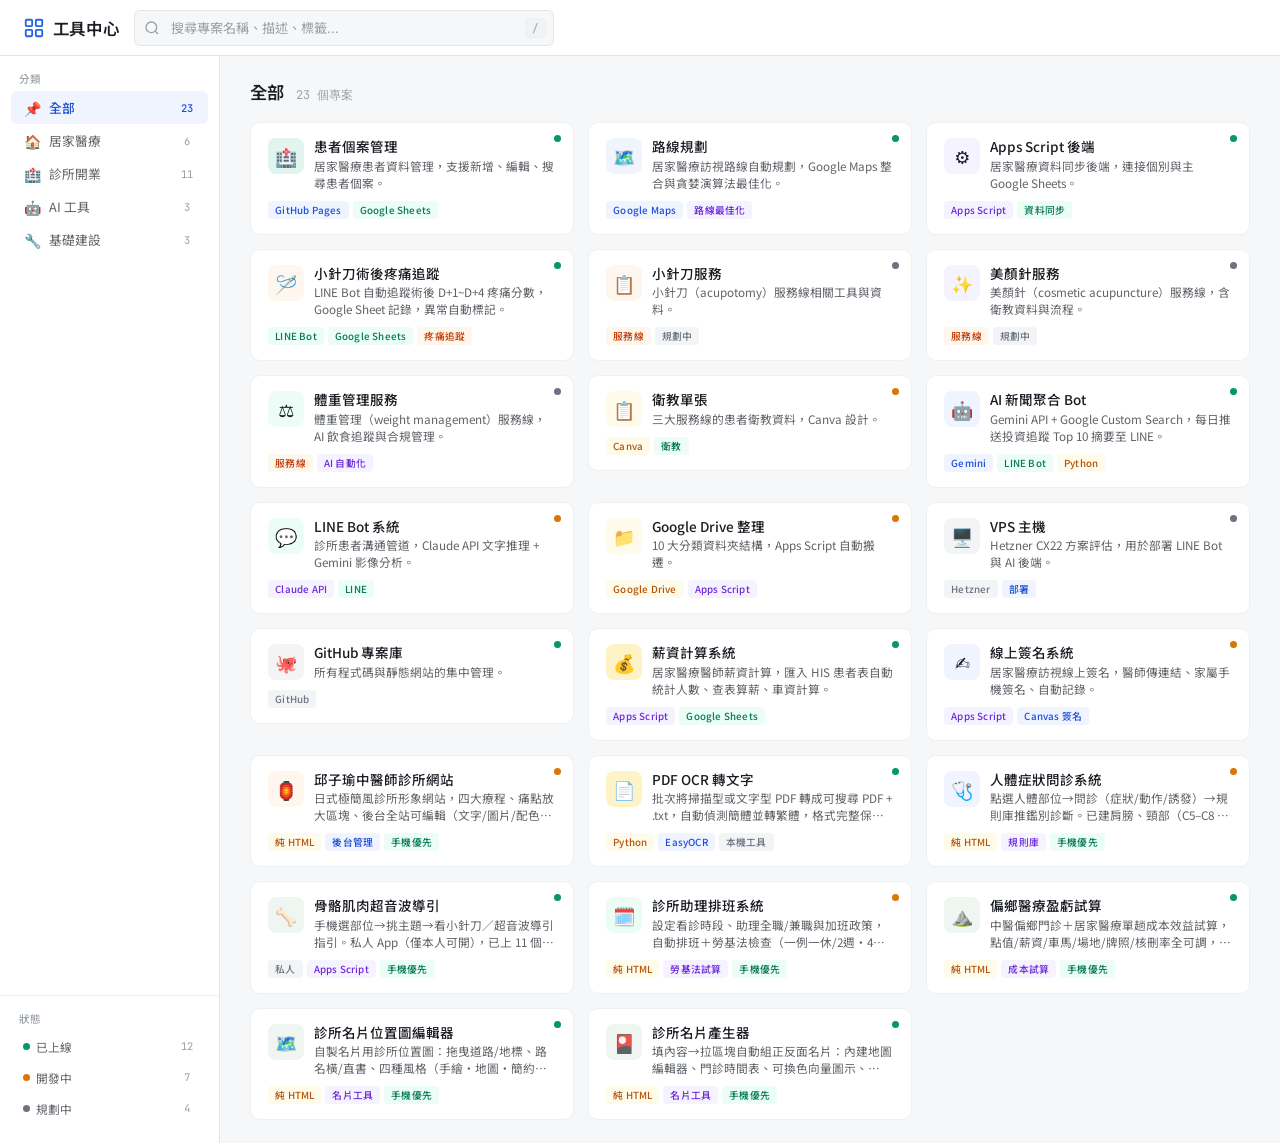
<file: index.html>
<!DOCTYPE html>
<html lang="zh-Hant">
<head>
<meta charset="UTF-8">
<meta name="viewport" content="width=device-width, initial-scale=1.0">
<title>工具中心 | Portal</title>
<link rel="manifest" href="manifest.json">
<meta name="theme-color" content="#2563eb">
<link rel="preconnect" href="https://fonts.googleapis.com">
<link href="https://fonts.googleapis.com/css2?family=Noto+Sans+TC:wght@300;400;500;600&family=JetBrains+Mono:wght@400;500&display=swap" rel="stylesheet">
<style>
*{margin:0;padding:0;box-sizing:border-box}
:root{
  --bg:#f6f7f9;--bg-card:#fff;--bg-sidebar:#fff;--bg-hover:#f0f2f5;
  --text:#1a1d23;--text-s:#5f6368;--text-h:#9aa0a8;
  --border:#e3e5e8;--border-l:#eef0f2;
  --accent:#2563eb;--accent-bg:#eff4ff;--accent-t:#1d4ed8;
  --green:#059669;--green-bg:#ecfdf5;--green-t:#047857;
  --amber:#d97706;--amber-bg:#fffbeb;--amber-t:#b45309;
  --gray-tag:#6b7280;--gray-tag-bg:#f3f4f6;
  --purple:#7c3aed;--purple-bg:#f5f3ff;--purple-t:#6d28d9;
  --coral:#ea580c;--coral-bg:#fff7ed;--coral-t:#c2410c;
  --shadow:0 1px 3px rgba(0,0,0,.06),0 1px 2px rgba(0,0,0,.04);
  --shadow-lg:0 4px 12px rgba(0,0,0,.08);
  --radius:10px;--radius-sm:6px;
  --font:'Noto Sans TC',system-ui,-apple-system,sans-serif;
  --mono:'JetBrains Mono',monospace;
}
@media(prefers-color-scheme:dark){
  :root{
    --bg:#111318;--bg-card:#1a1d24;--bg-sidebar:#15171d;--bg-hover:#22252e;
    --text:#e4e6ea;--text-s:#9ca3af;--text-h:#6b7280;
    --border:#2a2d35;--border-l:#22252e;
    --accent:#60a5fa;--accent-bg:#1e2a3d;--accent-t:#93bbfd;
    --green:#34d399;--green-bg:#0f2922;--green-t:#6ee7b7;
    --amber:#fbbf24;--amber-bg:#2a2210;--amber-t:#fcd34d;
    --gray-tag:#9ca3af;--gray-tag-bg:#22252e;
    --purple:#a78bfa;--purple-bg:#1f1a30;--purple-t:#c4b5fd;
    --coral:#fb923c;--coral-bg:#2a1f14;--coral-t:#fdba74;
    --shadow:0 1px 3px rgba(0,0,0,.3);
    --shadow-lg:0 4px 12px rgba(0,0,0,.4);
  }
}
html{font-size:15px}
body{font-family:var(--font);background:var(--bg);color:var(--text);min-height:100vh;display:flex;flex-direction:column}
.topbar{
  position:sticky;top:0;z-index:100;
  background:var(--bg-sidebar);border-bottom:1px solid var(--border);
  padding:0 1.5rem;height:56px;display:flex;align-items:center;gap:1rem;
  backdrop-filter:blur(12px);
}
.topbar-brand{font-weight:600;font-size:1.1rem;letter-spacing:-.02em;white-space:nowrap;display:flex;align-items:center;gap:8px}
.topbar-brand svg{width:22px;height:22px;color:var(--accent)}
.search-box{flex:1;max-width:420px;position:relative}
.search-box input{
  width:100%;height:36px;padding:0 12px 0 36px;
  border:1px solid var(--border);border-radius:var(--radius-sm);
  background:var(--bg);color:var(--text);font-size:.875rem;font-family:var(--font);
  outline:none;transition:border .2s,box-shadow .2s;
}
.search-box input:focus{border-color:var(--accent);box-shadow:0 0 0 3px var(--accent-bg)}
.search-box input::placeholder{color:var(--text-h)}
.search-box svg{position:absolute;left:10px;top:50%;transform:translateY(-50%);width:16px;height:16px;color:var(--text-h);pointer-events:none}
.search-shortcut{
  position:absolute;right:8px;top:50%;transform:translateY(-50%);
  font-size:11px;font-family:var(--mono);color:var(--text-h);
  background:var(--bg-hover);padding:2px 6px;border-radius:4px;border:1px solid var(--border-l);
  pointer-events:none;
}
.layout{display:flex;flex:1;overflow:hidden}
.sidebar{
  width:220px;flex-shrink:0;
  background:var(--bg-sidebar);border-right:1px solid var(--border);
  padding:1rem 0;overflow-y:auto;display:flex;flex-direction:column;gap:2px;
}
.sidebar-section{padding:0 .75rem;margin-bottom:.25rem}
.sidebar-label{font-size:.7rem;font-weight:500;text-transform:uppercase;letter-spacing:.06em;color:var(--text-h);padding:0 .5rem;margin-bottom:.35rem}
.sidebar-item{
  display:flex;align-items:center;gap:8px;
  padding:7px 12px;border-radius:var(--radius-sm);
  font-size:.85rem;color:var(--text-s);cursor:pointer;
  transition:all .15s;user-select:none;
}
.sidebar-item:hover{background:var(--bg-hover);color:var(--text)}
.sidebar-item.active{background:var(--accent-bg);color:var(--accent-t);font-weight:500}
.sidebar-item .count{margin-left:auto;font-size:.7rem;font-family:var(--mono);color:var(--text-h);min-width:18px;text-align:center}
.sidebar-item.active .count{color:var(--accent-t)}
.sidebar-icon{width:18px;height:18px;display:flex;align-items:center;justify-content:center;font-size:14px;flex-shrink:0}
.main{flex:1;overflow-y:auto;padding:1.5rem 2rem}
.main-header{display:flex;align-items:baseline;gap:12px;margin-bottom:1.25rem}
.main-title{font-size:1.15rem;font-weight:600;letter-spacing:-.01em}
.main-count{font-size:.8rem;color:var(--text-h);font-family:var(--mono)}
.card-grid{display:grid;grid-template-columns:repeat(auto-fill,minmax(260px,1fr));gap:14px}
.card{
  background:var(--bg-card);border:1px solid var(--border-l);border-radius:var(--radius);
  padding:1rem 1.15rem;cursor:pointer;transition:all .2s;position:relative;overflow:hidden;
}
.card:hover{border-color:var(--border);box-shadow:var(--shadow-lg);transform:translateY(-1px)}
.card-top{display:flex;align-items:flex-start;gap:10px;margin-bottom:.6rem}
.card-emoji{width:36px;height:36px;border-radius:8px;display:flex;align-items:center;justify-content:center;font-size:18px;flex-shrink:0}
.card-info{flex:1;min-width:0}
.card-name{font-weight:500;font-size:.9rem;margin-bottom:2px;line-height:1.3}
.card-desc{font-size:.78rem;color:var(--text-s);line-height:1.45;display:-webkit-box;-webkit-line-clamp:2;-webkit-box-orient:vertical;overflow:hidden}
.card-tags{display:flex;flex-wrap:wrap;gap:4px;margin-top:.6rem}
.card-tag{font-size:.65rem;font-weight:500;padding:2px 7px;border-radius:4px;letter-spacing:.02em}
.card-status{position:absolute;top:12px;right:12px;width:7px;height:7px;border-radius:50%}
.card-link{text-decoration:none;color:inherit;display:block}
.status-live{background:var(--green)}.status-dev{background:var(--amber)}.status-plan{background:var(--gray-tag)}
.tag-green{background:var(--green-bg);color:var(--green-t)}
.tag-blue{background:var(--accent-bg);color:var(--accent-t)}
.tag-purple{background:var(--purple-bg);color:var(--purple-t)}
.tag-amber{background:var(--amber-bg);color:var(--amber-t)}
.tag-coral{background:var(--coral-bg);color:var(--coral-t)}
.tag-gray{background:var(--gray-tag-bg);color:var(--gray-tag)}
.empty{text-align:center;padding:3rem 1rem;color:var(--text-h)}
.empty-icon{font-size:2rem;margin-bottom:.5rem;opacity:.5}
.empty-text{font-size:.9rem}
.loading{text-align:center;padding:4rem 1rem;color:var(--text-h);font-size:.9rem}
.menu-toggle{display:none;background:none;border:none;color:var(--text);cursor:pointer;padding:4px}
.sidebar-overlay{display:none}
@media(max-width:768px){
  .sidebar{position:fixed;left:-260px;top:56px;bottom:0;z-index:90;width:250px;transition:left .25s;box-shadow:var(--shadow-lg)}
  .sidebar.open{left:0}
  .sidebar-overlay.open{display:block;position:fixed;inset:0;top:56px;z-index:80;background:rgba(0,0,0,.3)}
  .menu-toggle{display:block}
  .main{padding:1rem}
  .card-grid{grid-template-columns:1fr}
  .search-shortcut{display:none}
}
</style>
</head>
<body>
<div class="topbar">
  <button class="menu-toggle" id="menuBtn" aria-label="選單">
    <svg width="20" height="20" viewBox="0 0 24 24" fill="none" stroke="currentColor" stroke-width="2"><path d="M3 12h18M3 6h18M3 18h18"/></svg>
  </button>
  <div class="topbar-brand">
    <svg viewBox="0 0 24 24" fill="none" stroke="currentColor" stroke-width="2"><rect x="3" y="3" width="7" height="7" rx="1"/><rect x="14" y="3" width="7" height="7" rx="1"/><rect x="3" y="14" width="7" height="7" rx="1"/><rect x="14" y="14" width="7" height="7" rx="1"/></svg>
    <span id="siteTitle">工具中心</span>
  </div>
  <div class="search-box">
    <svg viewBox="0 0 24 24" fill="none" stroke="currentColor" stroke-width="2"><circle cx="11" cy="11" r="8"/><path d="m21 21-4.3-4.3"/></svg>
    <input type="text" id="searchInput" placeholder="搜尋專案名稱、描述、標籤...">
    <span class="search-shortcut">/</span>
  </div>
</div>
<div class="sidebar-overlay" id="overlay"></div>
<div class="layout">
  <nav class="sidebar" id="sidebar"></nav>
  <main class="main" id="main"><div class="loading">載入中...</div></main>
</div>
<script>
let CONFIG={site:{},categories:{},projects:[]};
let activeCategory='全部';
let searchQuery='';
const STATUS_LABEL={live:'已上線',dev:'開發中',plan:'規劃中'};

async function loadConfig(){
  try{
    const res=await fetch('./config.json');
    CONFIG=await res.json();
    if(CONFIG.site.title){
      document.getElementById('siteTitle').textContent=CONFIG.site.title;
      document.title=CONFIG.site.title+(CONFIG.site.subtitle?' | '+CONFIG.site.subtitle:'');
    }
    renderAll();
  }catch(e){
    document.getElementById('main').innerHTML='<div class="empty"><div class="empty-icon">⚠️</div><div class="empty-text">無法載入 config.json，請確認檔案存在</div></div>';
  }
}
function getCategories(){
  const c1=Object.keys(CONFIG.categories||{});
  const c2=[...new Set(CONFIG.projects.map(p=>p.category))];
  return['全部',...new Set([...c1,...c2])];
}
function getCatIcon(c){return c==='全部'?'📌':(CONFIG.categories&&CONFIG.categories[c])||'📂'}
function getFiltered(){
  return CONFIG.projects.filter(p=>{
    const mc=activeCategory==='全部'||p.category===activeCategory;
    if(!searchQuery)return mc;
    const q=searchQuery.toLowerCase();
    return mc&&(p.name.toLowerCase().includes(q)||p.desc.toLowerCase().includes(q)||p.category.toLowerCase().includes(q)||p.tags.some(t=>t.text.toLowerCase().includes(q))||(STATUS_LABEL[p.status]||'').includes(q));
  });
}
function hl(t){
  if(!searchQuery)return t;
  const q=searchQuery.replace(/[.*+?^${}()|[\]\\]/g,'\\$&');
  return t.replace(new RegExp(`(${q})`,'gi'),'<mark style="background:var(--amber-bg);color:var(--amber-t);padding:0 2px;border-radius:2px">$1</mark>');
}
function renderSidebar(){
  const cats=getCategories(),sb=document.getElementById('sidebar');
  sb.innerHTML=`<div class="sidebar-section"><div class="sidebar-label">分類</div>${cats.map(c=>{
    const n=c==='全部'?CONFIG.projects.length:CONFIG.projects.filter(p=>p.category===c).length;
    return`<div class="sidebar-item${activeCategory===c?' active':''}" data-cat="${c}"><span class="sidebar-icon">${getCatIcon(c)}</span>${c}<span class="count">${n}</span></div>`;
  }).join('')}</div>
  <div class="sidebar-section" style="margin-top:auto;padding-top:1rem;border-top:1px solid var(--border-l)"><div class="sidebar-label">狀態</div>${['live','dev','plan'].map(s=>`<div class="sidebar-item" style="font-size:.78rem;gap:6px" data-status="${s}"><span style="width:7px;height:7px;border-radius:50%;background:var(--${s==='live'?'green':s==='dev'?'amber':'gray-tag'});flex-shrink:0"></span>${STATUS_LABEL[s]}<span class="count">${CONFIG.projects.filter(p=>p.status===s).length}</span></div>`).join('')}</div>`;
  sb.querySelectorAll('[data-cat]').forEach(el=>el.addEventListener('click',()=>{activeCategory=el.dataset.cat;searchQuery='';document.getElementById('searchInput').value='';renderAll();closeMobileMenu()}));
  sb.querySelectorAll('[data-status]').forEach(el=>el.addEventListener('click',()=>{activeCategory='全部';searchQuery=STATUS_LABEL[el.dataset.status];document.getElementById('searchInput').value=searchQuery;renderAll();closeMobileMenu()}));
}
function renderMain(){
  const f=getFiltered(),m=document.getElementById('main');
  m.innerHTML=`<div class="main-header"><div class="main-title">${activeCategory}</div><div class="main-count">${f.length} 個專案</div></div>${f.length===0?'<div class="empty"><div class="empty-icon">🔍</div><div class="empty-text">找不到符合的專案</div></div>':`<div class="card-grid">${f.map(p=>`<a class="card-link" href="${p.url}" target="_blank" rel="noopener"><div class="card"><div class="card-status status-${p.status}" title="${STATUS_LABEL[p.status]}"></div><div class="card-top"><div class="card-emoji" style="background:${p.iconBg}">${p.icon}</div><div class="card-info"><div class="card-name">${hl(p.name)}</div><div class="card-desc">${hl(p.desc)}</div></div></div><div class="card-tags">${p.tags.map(t=>`<span class="card-tag tag-${t.color}">${t.text}</span>`).join('')}</div></div></a>`).join('')}</div>`}`;
}
function renderAll(){renderSidebar();renderMain()}
function closeMobileMenu(){document.getElementById('sidebar').classList.remove('open');document.getElementById('overlay').classList.remove('open')}
document.getElementById('menuBtn').addEventListener('click',()=>{document.getElementById('sidebar').classList.toggle('open');document.getElementById('overlay').classList.toggle('open')});
document.getElementById('overlay').addEventListener('click',closeMobileMenu);
document.getElementById('searchInput').addEventListener('input',e=>{searchQuery=e.target.value.trim();renderMain()});
document.addEventListener('keydown',e=>{const si=document.getElementById('searchInput');if(e.key==='/'&&document.activeElement!==si){e.preventDefault();si.focus()}if(e.key==='Escape'){si.blur();searchQuery='';si.value='';renderMain()}});
loadConfig();
</script>
<script>
if ('serviceWorker' in navigator) {
  navigator.serviceWorker.register('/service-worker.js');
}
</script>
</body>
</html>
</file>
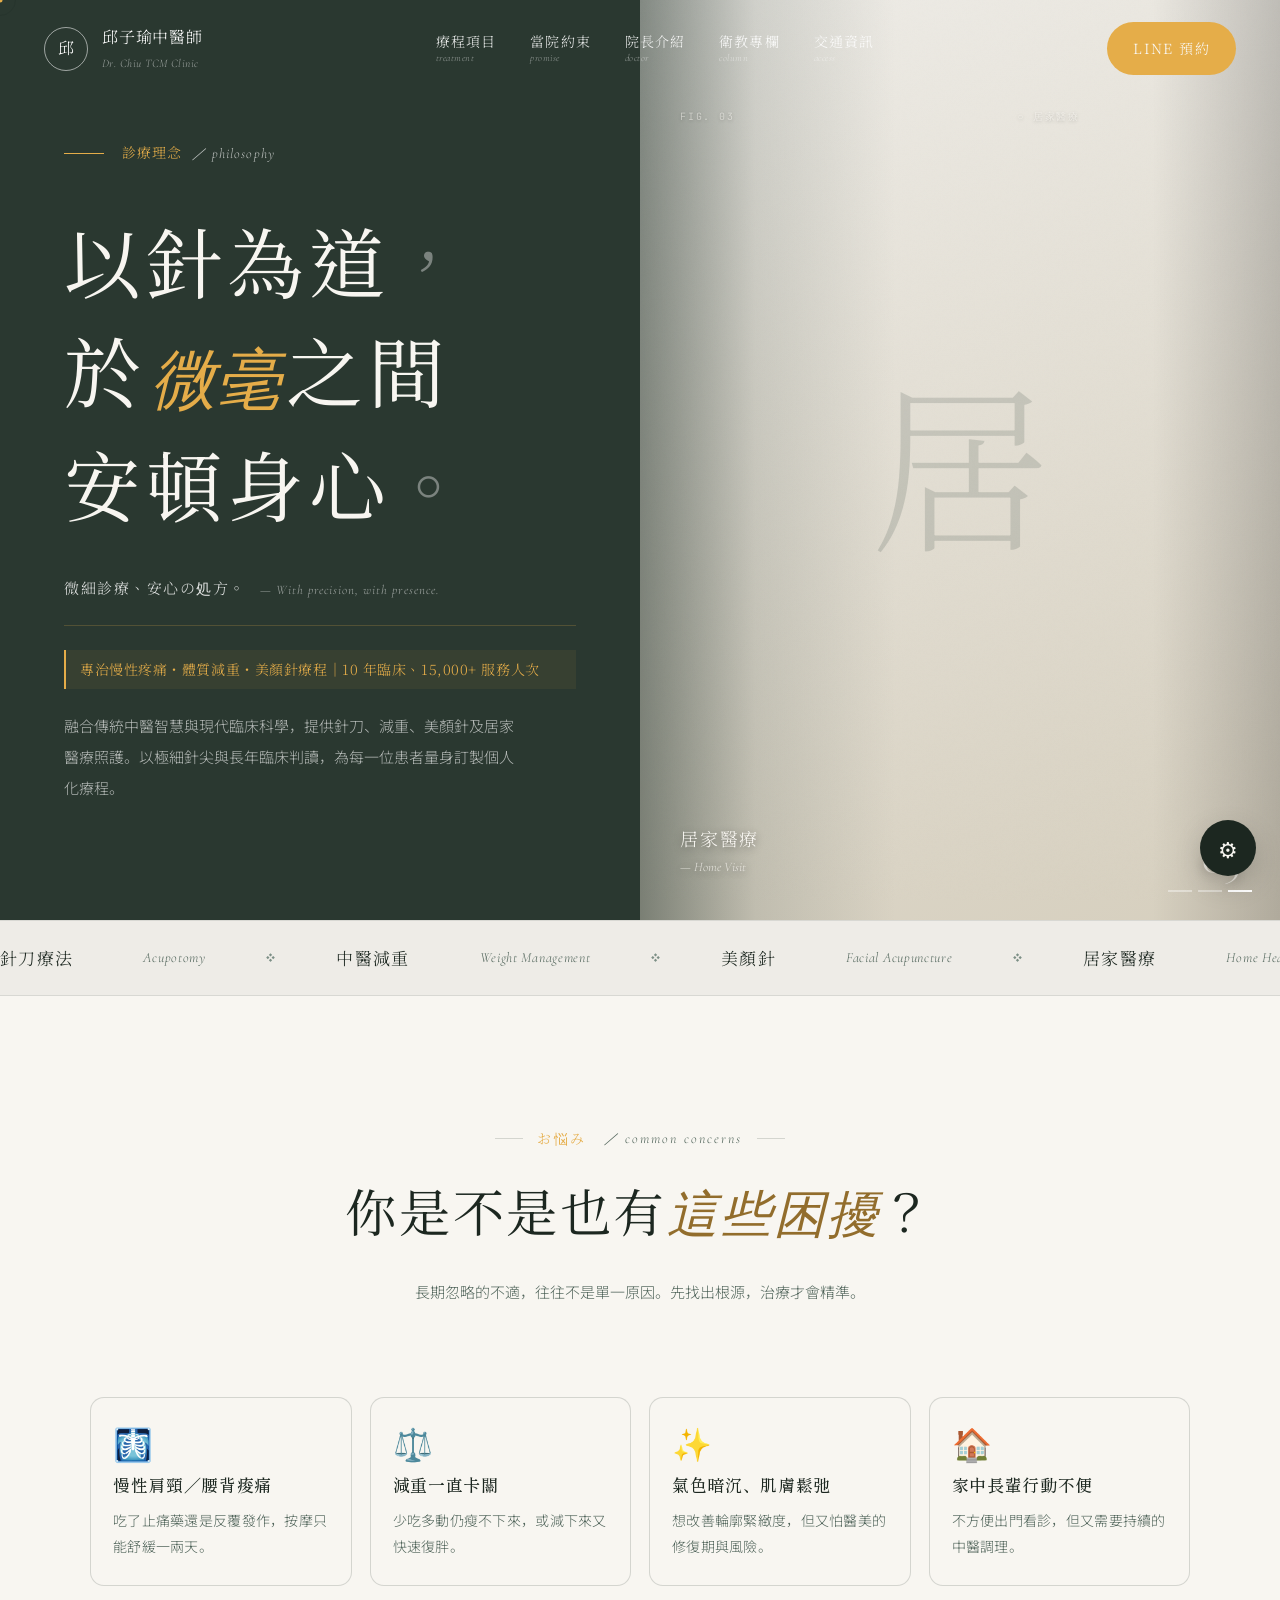
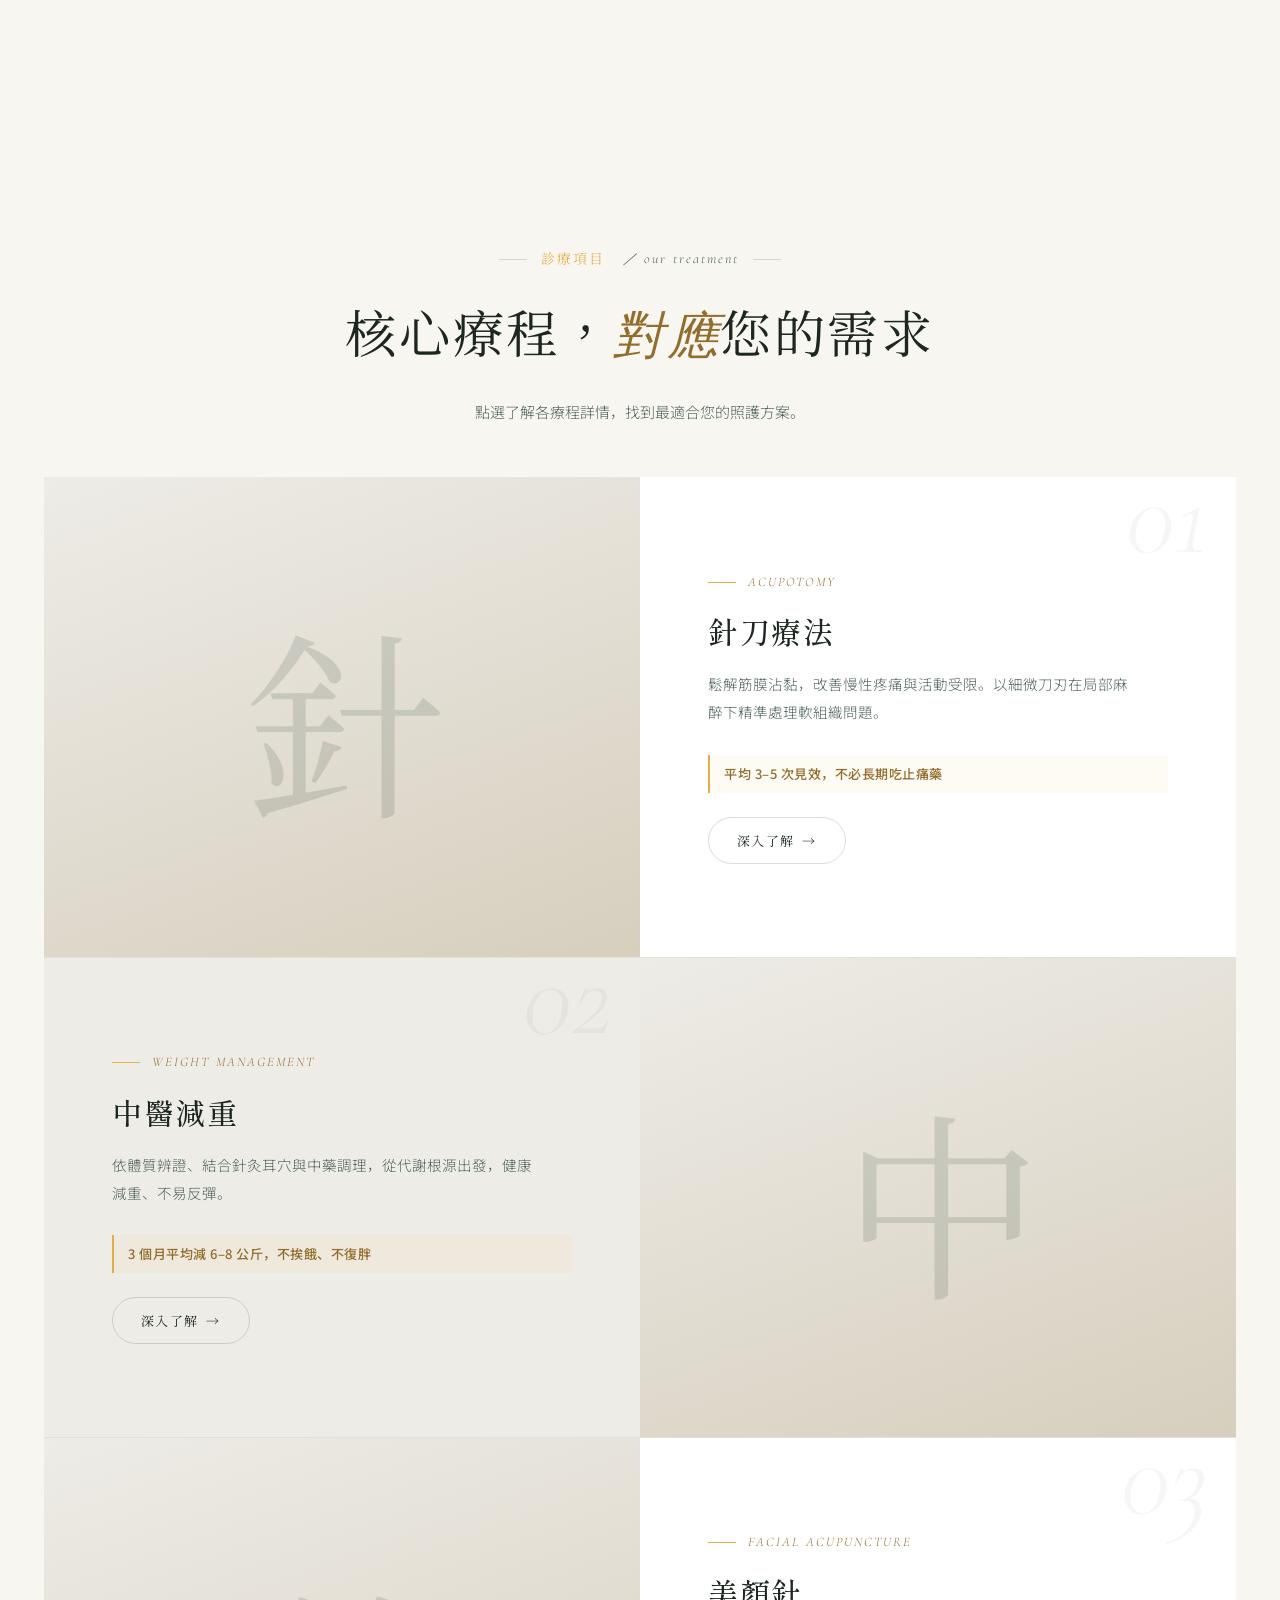
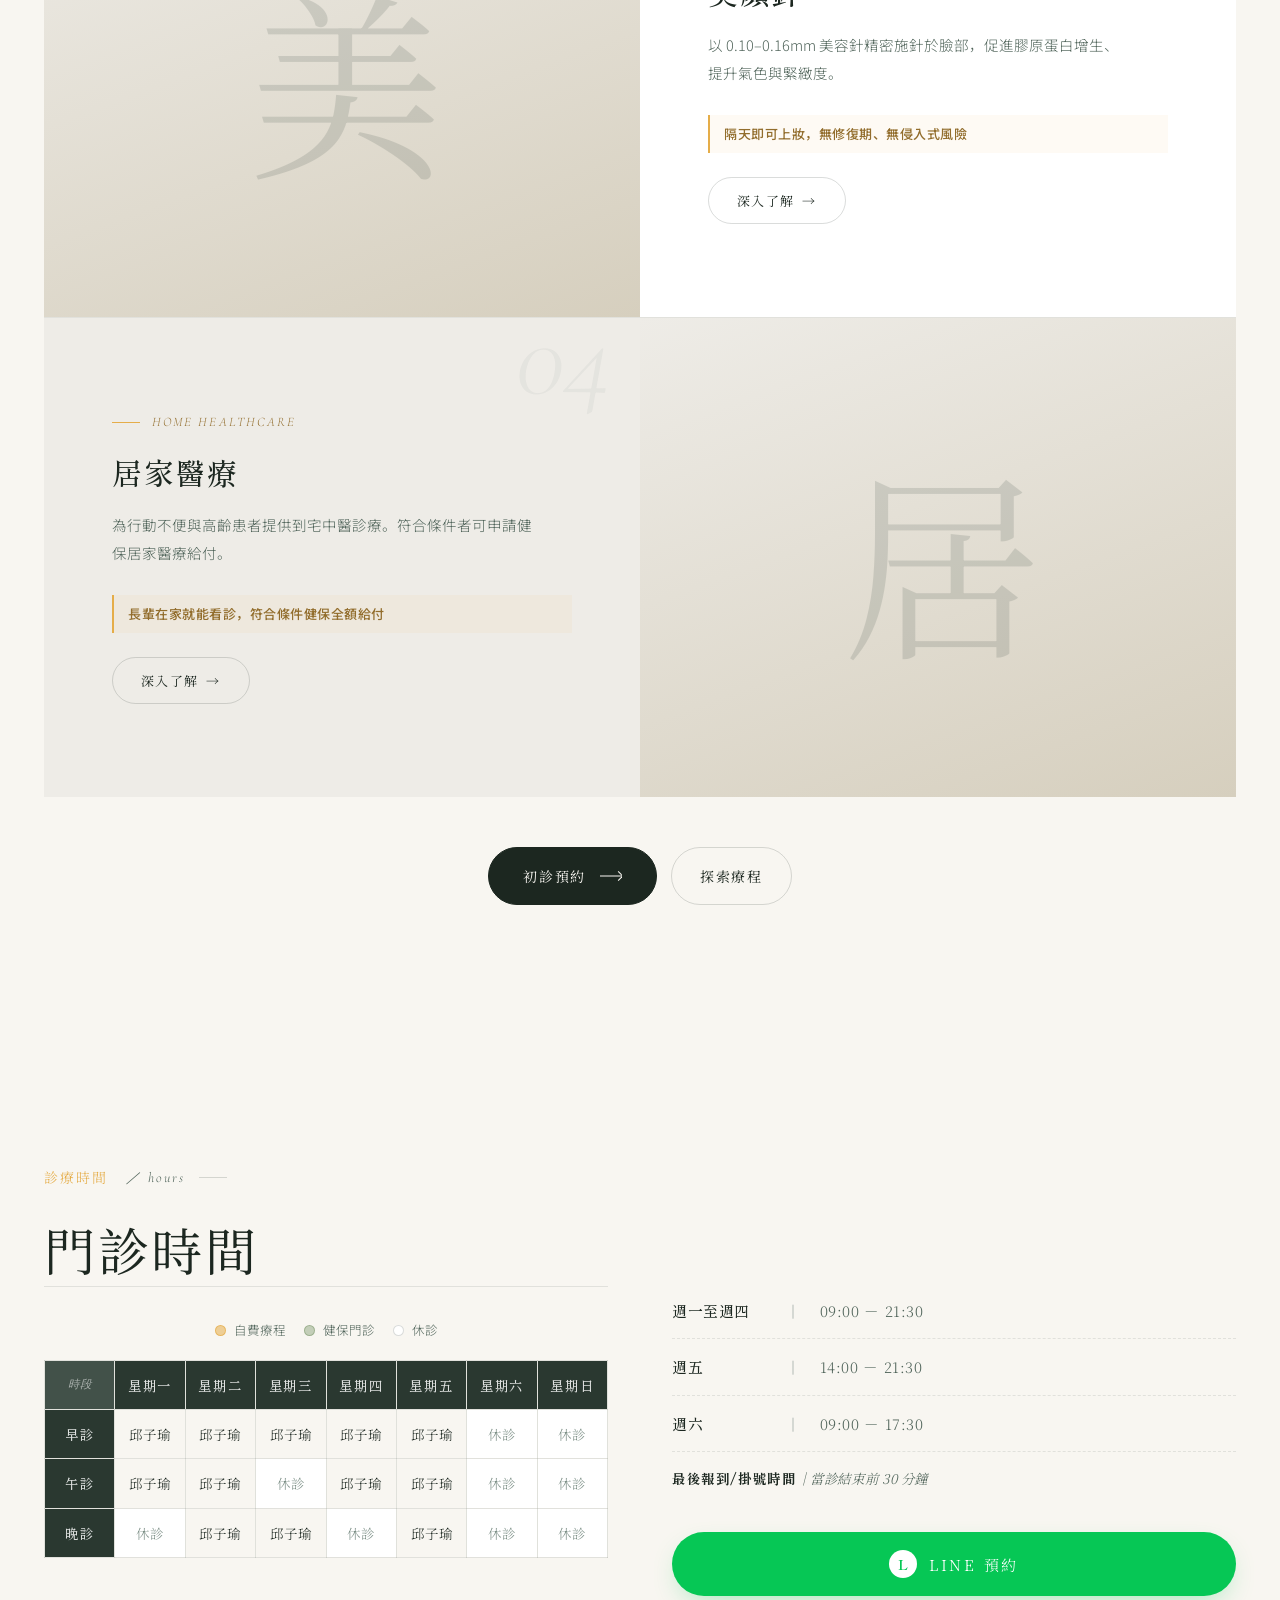
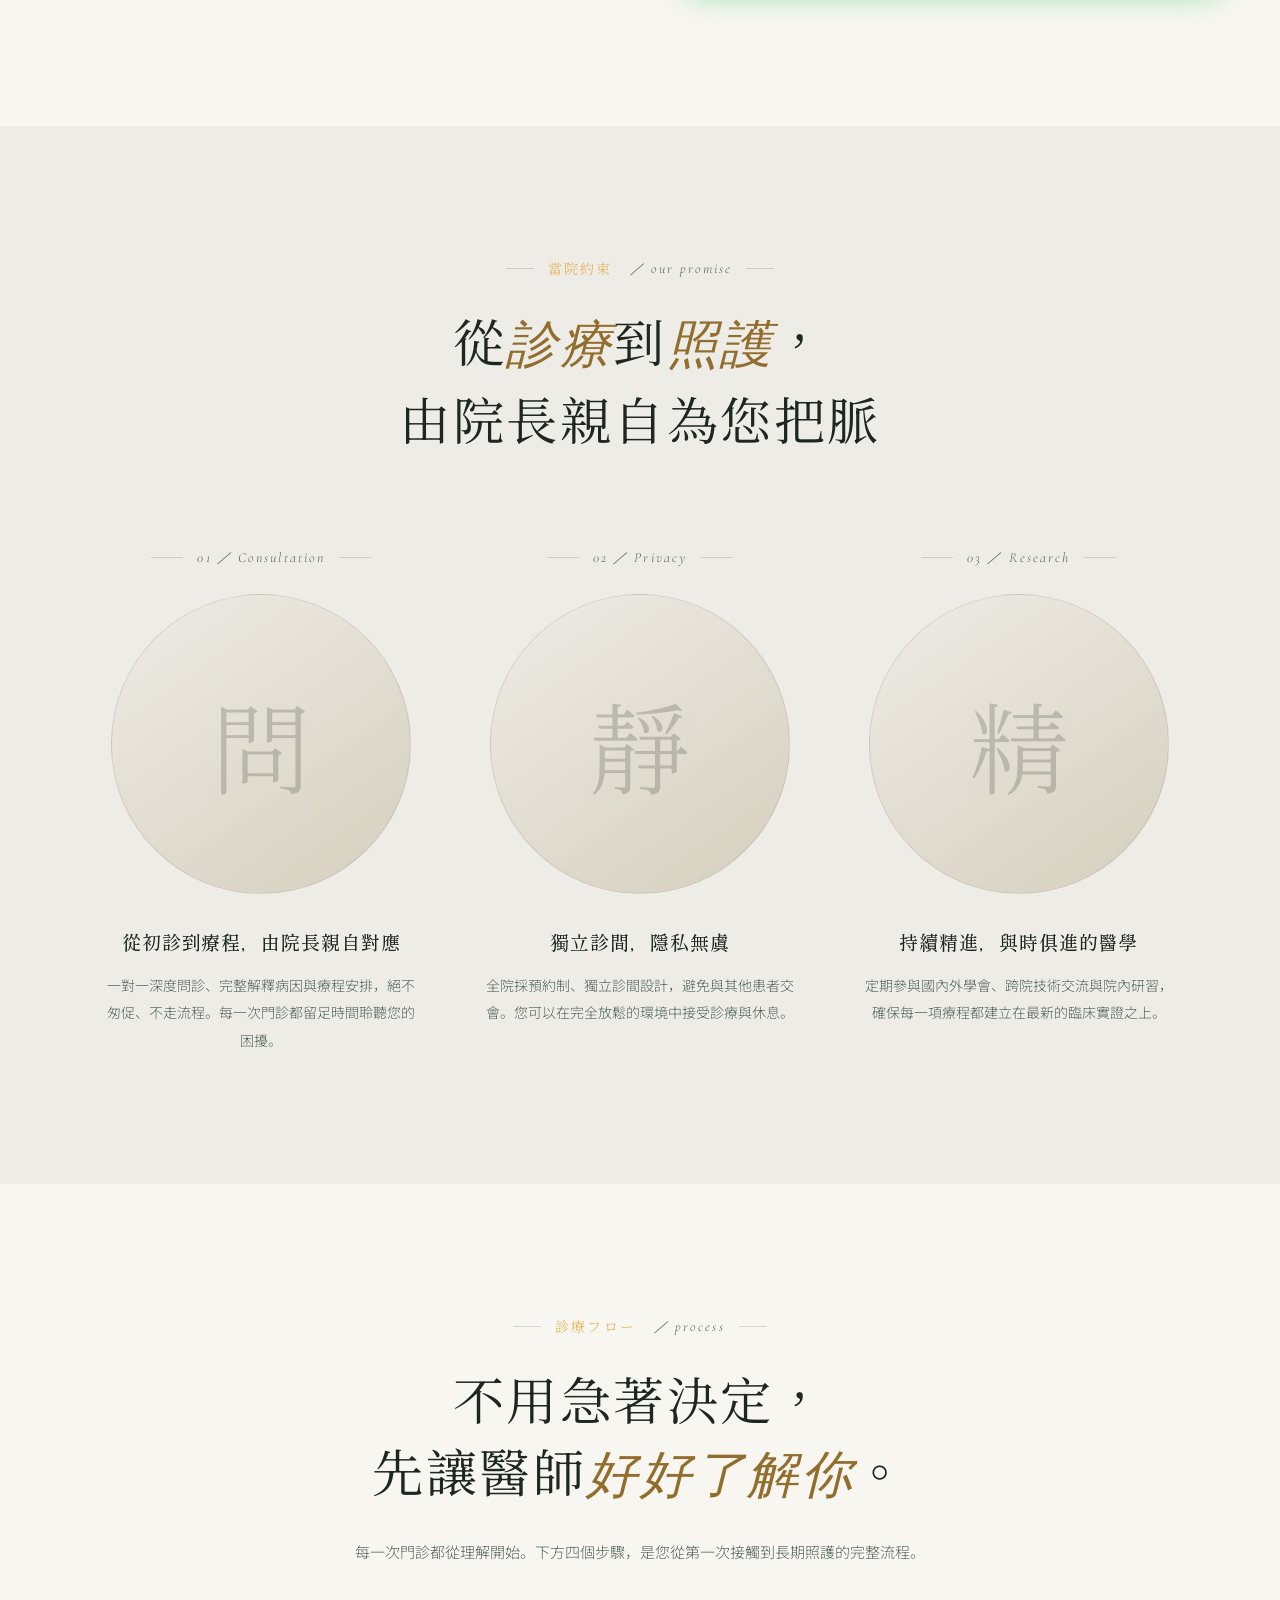
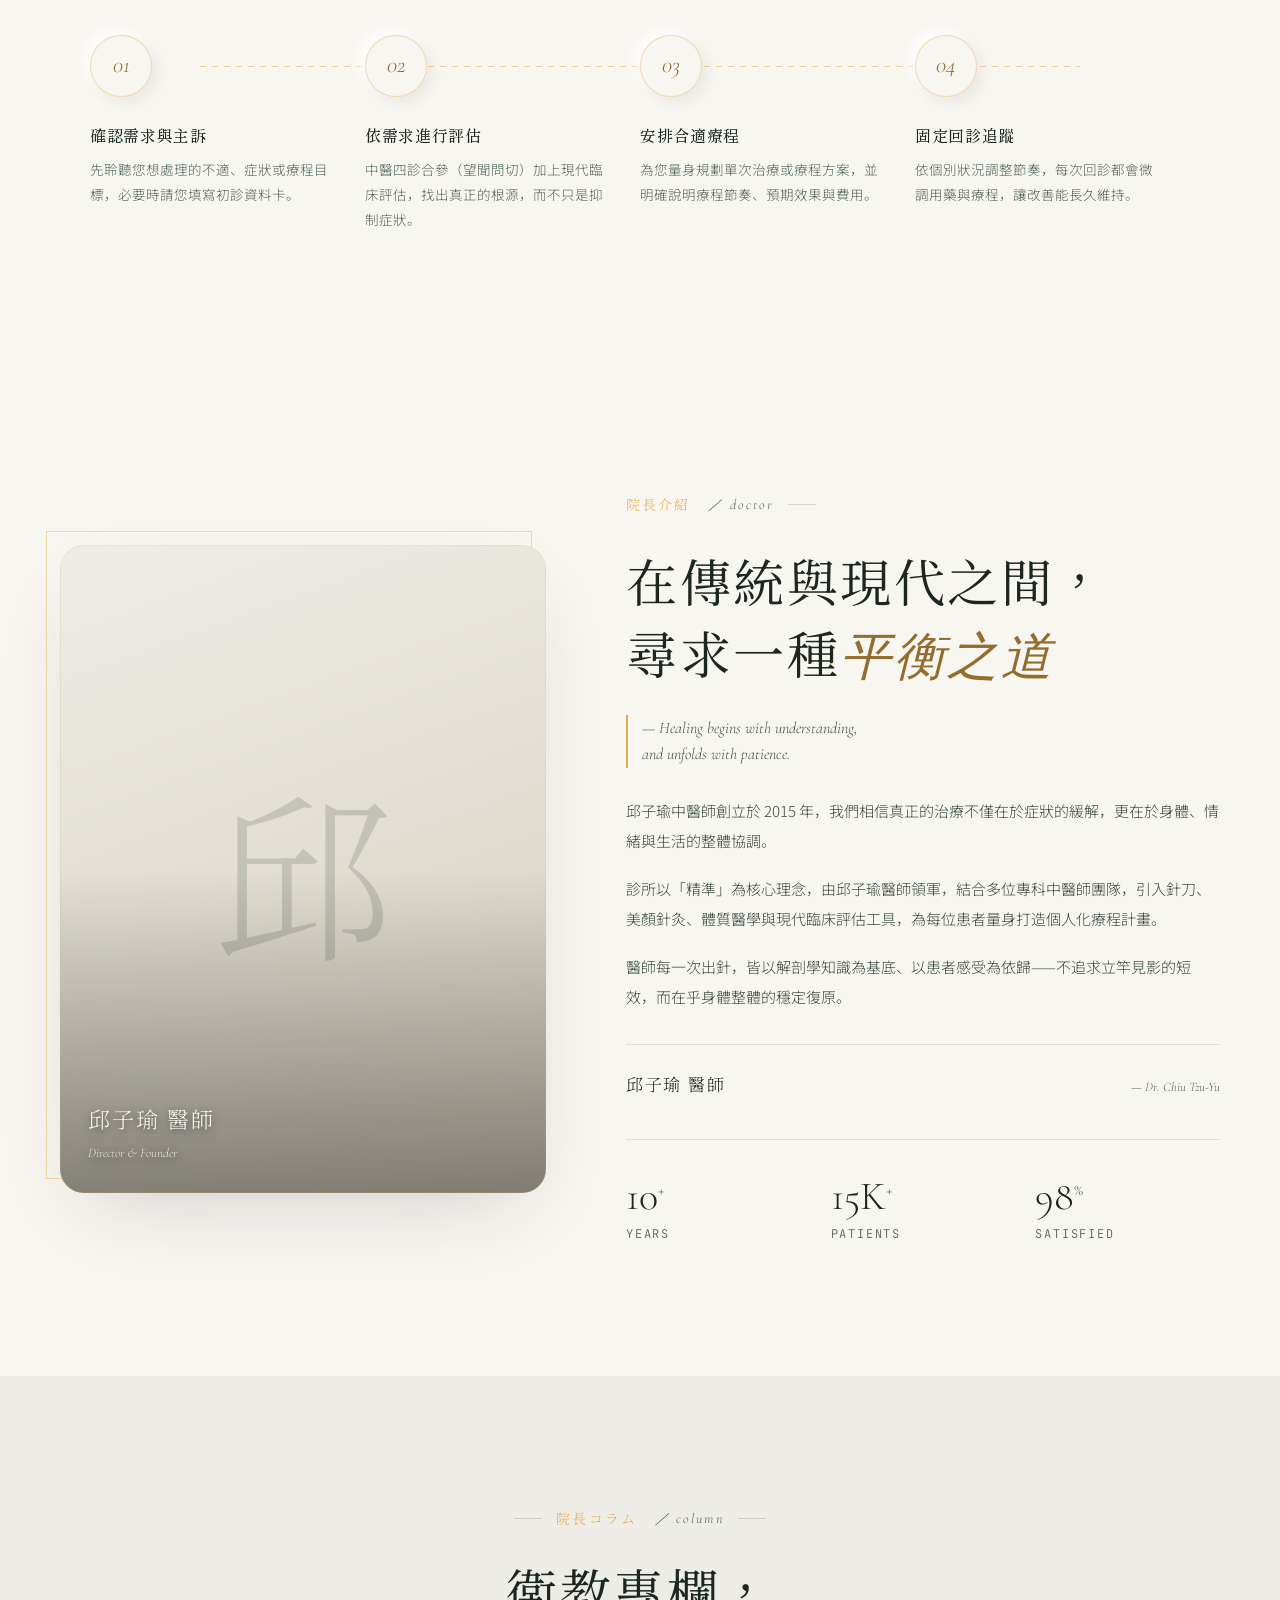
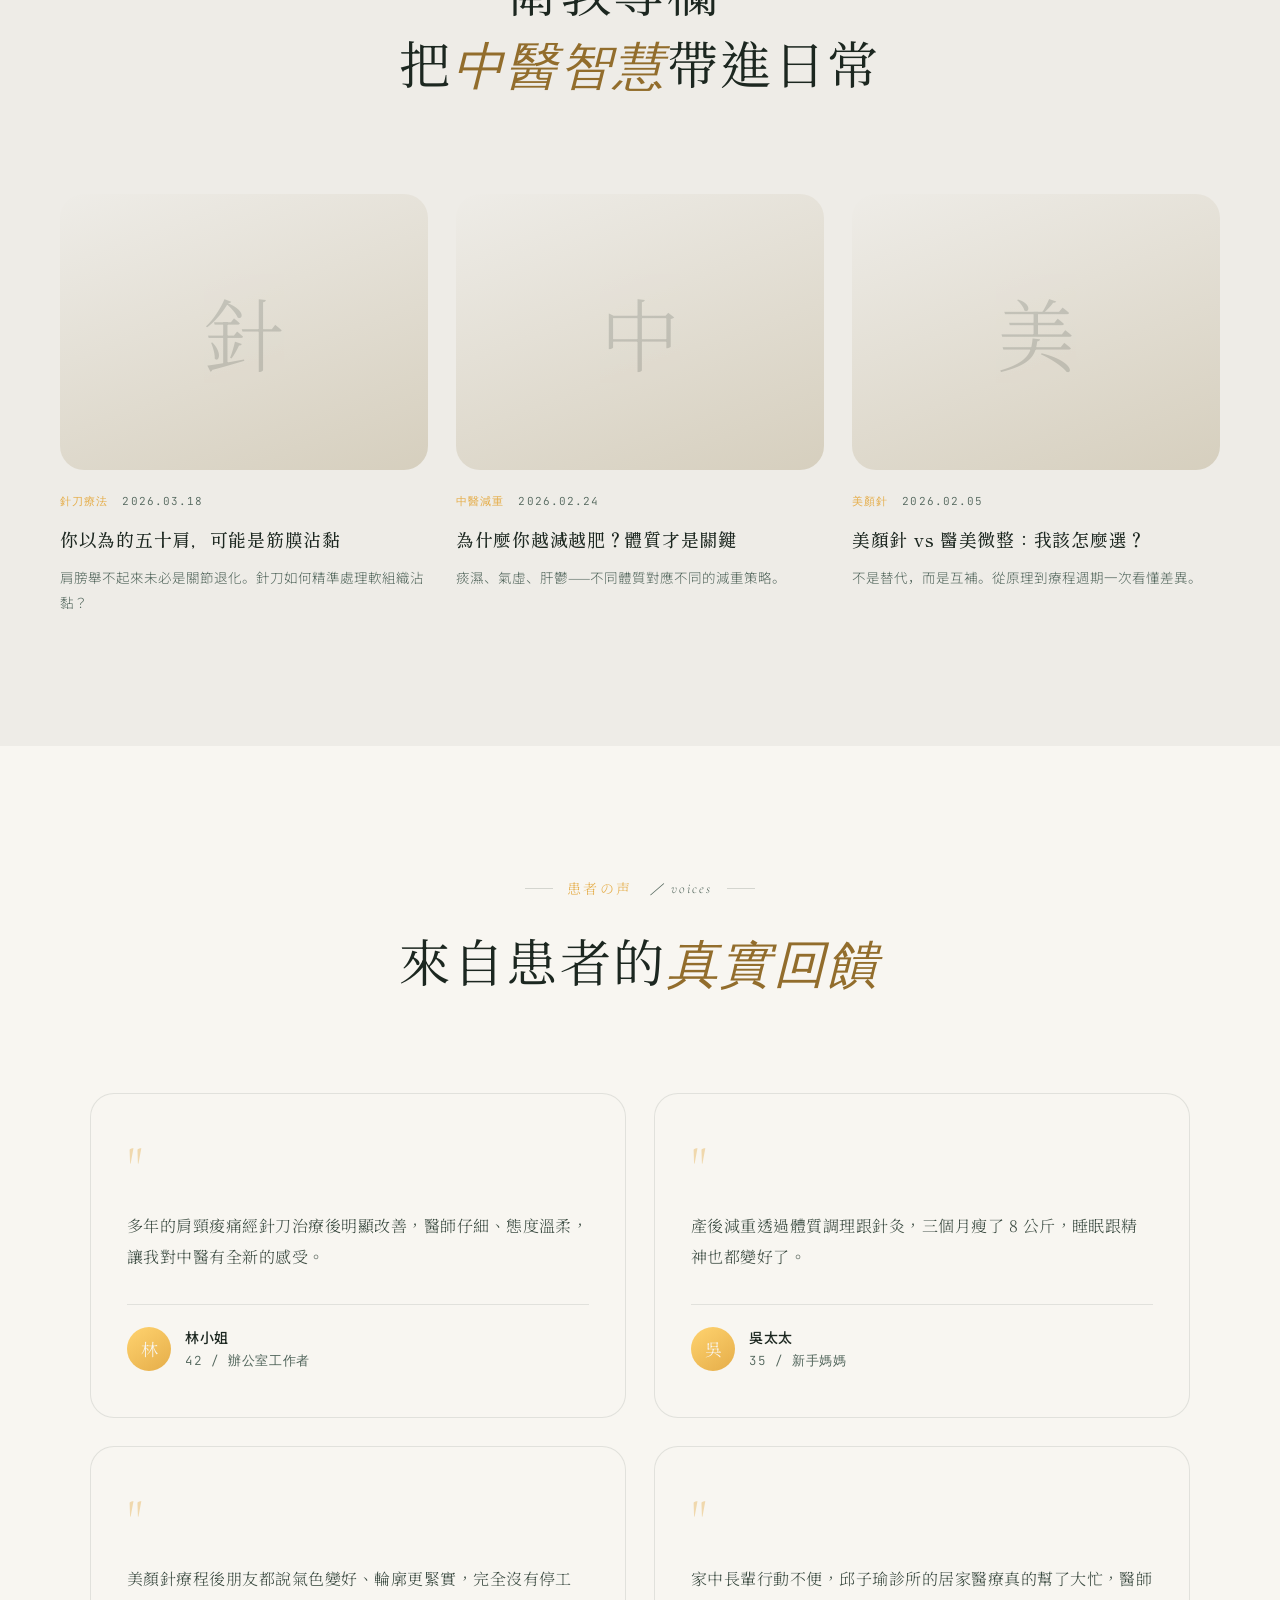
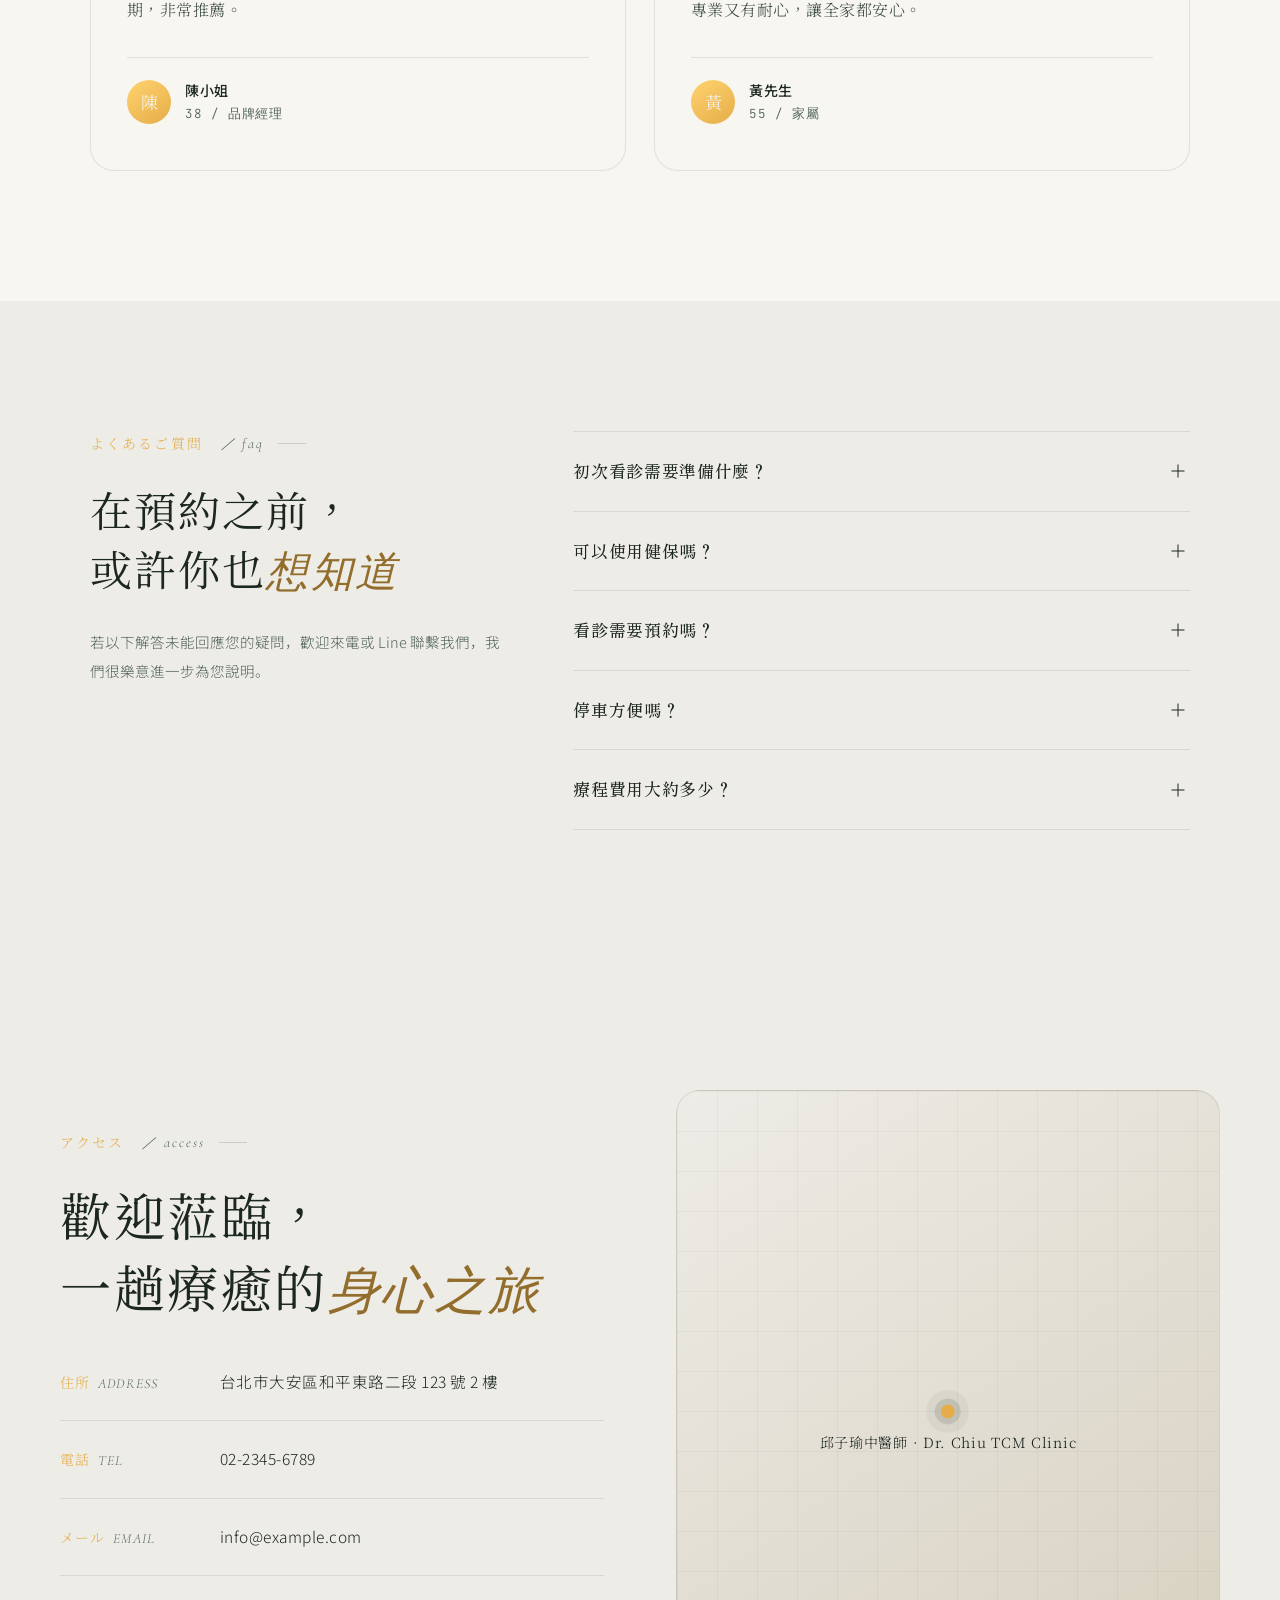
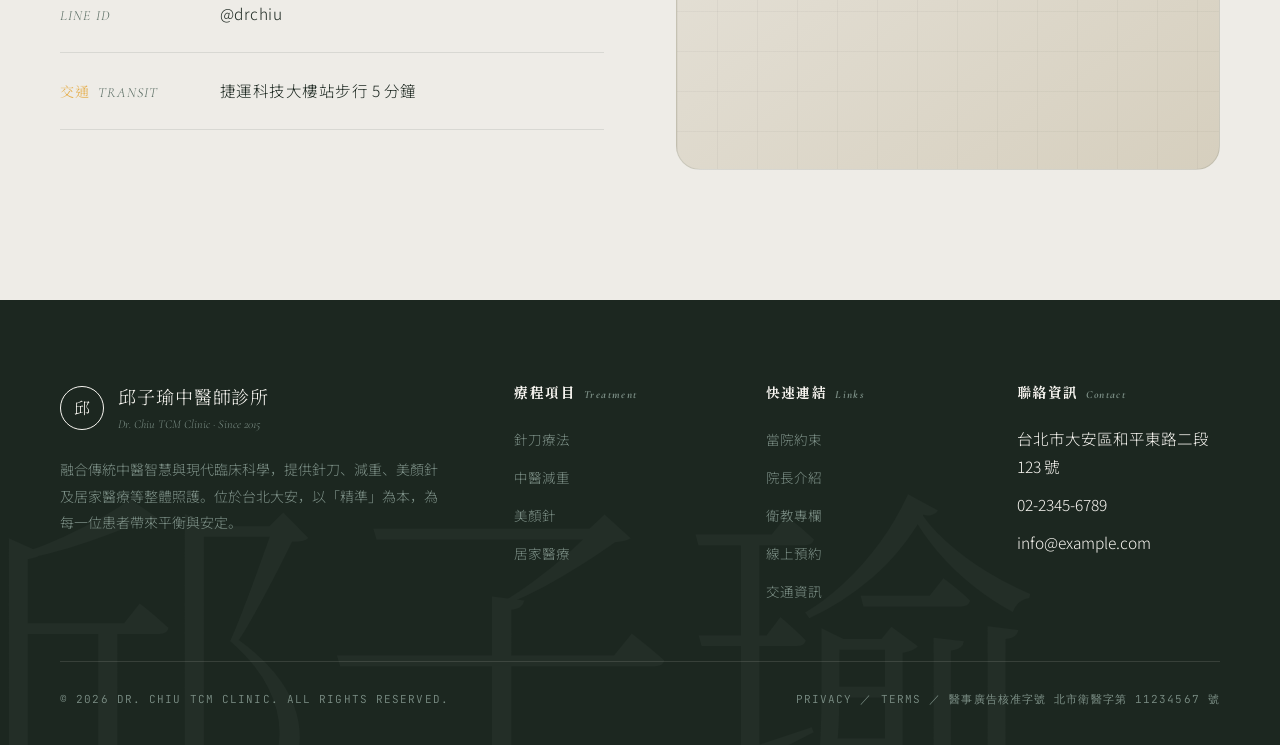
<file: clinic/index.html>
<!DOCTYPE html>
<html lang="zh-Hant">
<head>
<meta charset="UTF-8">
<meta name="viewport" content="width=device-width, initial-scale=1.0, minimum-scale=1.0, maximum-scale=5.0, viewport-fit=cover">
<meta name="theme-color" content="#f4f1ea">

<!-- ═══════════════════════════════════════════════════════ -->
<!-- AI SEO — 完整結構化資料 + Meta 標籤                      -->
<!-- ═══════════════════════════════════════════════════════ -->

<title>邱子瑜中醫師診所 | 針刀・減重・美顏針・居家醫療 | 台北大安</title>
<meta name="description" content="邱子瑜中醫師診所位於台北大安，提供針刀療法、中醫減重、美顏針灸與居家醫療服務。由邱子瑜醫師領軍，結合傳統中醫智慧與現代臨床科學，為每位患者量身打造個人化療程。10 年臨床經驗、15,000+ 服務人次、98% 滿意度。">
<meta name="keywords" content="中醫診所,針刀療法,中醫減重,美顏針,居家醫療,台北中醫,大安中醫,邱子瑜中醫師,肩頸痠痛,筋膜沾黏,體質調理,臉部緊緻,到宅醫療">
<meta name="author" content="邱子瑜中醫師診所">
<meta name="robots" content="index, follow, max-image-preview:large">
<meta name="language" content="zh-Hant-TW">
<meta name="geo.region" content="TW-TPE">
<meta name="geo.placename" content="台北市大安區">
<meta name="geo.position" content="25.0175;121.5353">
<meta name="ICBM" content="25.0175, 121.5353">

<!-- Open Graph -->
<meta property="og:type" content="website">
<meta property="og:site_name" content="邱子瑜中醫師診所">
<meta property="og:title" content="邱子瑜中醫師診所 | 針刀・減重・美顏針・居家醫療">
<meta property="og:description" content="以針為道，於微毫之間安頓身心。融合傳統中醫智慧與現代臨床科學的專業中醫診所，位於台北大安。">
<meta property="og:locale" content="zh_TW">
<meta property="og:url" content="#">

<!-- Twitter Card -->
<meta name="twitter:card" content="summary_large_image">
<meta name="twitter:title" content="邱子瑜中醫師診所 | 針刀・減重・美顏針・居家醫療">
<meta name="twitter:description" content="以針為道，於微毫之間安頓身心。台北大安專業中醫診所。">

<!-- Canonical -->
<link rel="canonical" href="#">

<!-- 結構化資料：MedicalBusiness + LocalBusiness + FAQPage -->
<script type="application/ld+json">
{
  "@context": "https://schema.org",
  "@graph": [
    {
      "@type": ["MedicalBusiness", "LocalBusiness"],
      "@id": "#organization",
      "name": "邱子瑜中醫師診所",
      "alternateName": "Dr. Chiu TCM Clinic",
      "description": "結合傳統中醫智慧與現代臨床科學，提供針刀療法、中醫減重、美顏針灸、居家醫療等服務。",
      "url": "#",
      "telephone": "+886-2-2345-6789",
      "email": "info@example.com",
      "priceRange": "$$",
      "medicalSpecialty": ["TraditionalChineseMedicine"],
      "address": {
        "@type": "PostalAddress",
        "streetAddress": "和平東路二段 123 號 2 樓",
        "addressLocality": "大安區",
        "addressRegion": "台北市",
        "postalCode": "106",
        "addressCountry": "TW"
      },
      "geo": {
        "@type": "GeoCoordinates",
        "latitude": 25.0175,
        "longitude": 121.5353
      },
      "openingHoursSpecification": [
        {
          "@type": "OpeningHoursSpecification",
          "dayOfWeek": ["Monday", "Tuesday", "Wednesday", "Thursday", "Friday"],
          "opens": "09:00",
          "closes": "21:00"
        },
        {
          "@type": "OpeningHoursSpecification",
          "dayOfWeek": "Saturday",
          "opens": "09:00",
          "closes": "17:00"
        }
      ],
      "aggregateRating": {
        "@type": "AggregateRating",
        "ratingValue": "4.9",
        "reviewCount": "320"
      }
    },
    {
      "@type": "Physician",
      "@id": "#physician",
      "name": "邱子瑜 醫師",
      "jobTitle": "院長",
      "worksFor": {"@id": "#organization"},
      "medicalSpecialty": "TraditionalChineseMedicine"
    },
    {
      "@type": "FAQPage",
      "mainEntity": [
        {
          "@type": "Question",
          "name": "針刀治療會痛嗎？",
          "acceptedAnswer": {
            "@type": "Answer",
            "text": "針刀治療在局部麻醉下進行，過程中僅有輕微脹感。治療後可能有 1-2 天的酸脹反應，屬正常現象。"
          }
        },
        {
          "@type": "Question",
          "name": "中醫減重多久見效？會復胖嗎？",
          "acceptedAnswer": {
            "@type": "Answer",
            "text": "一般 2-4 週開始有感，完整療程建議 2-3 個月。體質調理後維持基本作息與飲食習慣，效果可穩定維持不易復胖。"
          }
        },
        {
          "@type": "Question",
          "name": "美顏針與醫美微整有何不同？",
          "acceptedAnswer": {
            "@type": "Answer",
            "text": "美顏針透過刺激自身修復機制改善，效果自然漸進；醫美微整則透過填充物即時見效。兩者可互補，美顏針適合追求自然美的族群。"
          }
        },
        {
          "@type": "Question",
          "name": "居家醫療服務範圍與申請方式？",
          "acceptedAnswer": {
            "@type": "Answer",
            "text": "目前提供大台北地區到宅中醫診療服務。請來電或線上預約，我們會安排初步評估，確認符合資格後即可安排。符合健保居家醫療條件者可享給付。"
          }
        },
        {
          "@type": "Question",
          "name": "初次看診需要準備什麼？",
          "acceptedAnswer": {
            "@type": "Answer",
            "text": "請攜帶健保卡、身分證、近期用藥紀錄或檢查報告（若有）。初診會進行完整問診與體質評估，建議預留 60 分鐘。"
          }
        }
      ]
    },
    {
      "@type": "MedicalProcedure",
      "name": "針刀療法",
      "alternateName": "Acupotomy",
      "description": "結合針灸與手術刀的概念，以極細微刀刃在局部麻醉下精準鬆解筋膜沾黏與瘢痕組織。",
      "indication": "慢性肩頸腰背痠痛、五十肩、膝關節退化疼痛、媽媽手、足底筋膜炎、網球肘"
    },
    {
      "@type": "MedicalProcedure",
      "name": "中醫減重",
      "alternateName": "Traditional Chinese Medicine Weight Management",
      "description": "透過體質辨證、針灸、耳穴與中藥調理，從代謝根源改善，健康不反彈。",
      "indication": "產後肥胖、代謝症候群、壓力型暴食、水腫型肥胖、更年期體重增加"
    },
    {
      "@type": "MedicalProcedure",
      "name": "美顏針",
      "alternateName": "Facial Acupuncture",
      "description": "使用 0.10-0.16mm 美容專用針於臉部穴位精密施針，促進膠原蛋白增生、改善微循環。",
      "indication": "法令紋、魚尾紋、臉部鬆弛、膚色暗沉、眼周細紋、雙下巴"
    },
    {
      "@type": "MedicalProcedure",
      "name": "居家醫療",
      "alternateName": "Home Healthcare",
      "description": "為行動不便、長期臥床或高齡失能患者提供到宅中醫診療服務。",
      "indication": "長期臥床、中風後遺症、癌症輔助治療、安寧緩和、術後居家復健"
    }
  ]
}
</script>

<!-- Fonts -->
<link rel="preconnect" href="https://fonts.googleapis.com">
<link rel="preconnect" href="https://fonts.gstatic.com" crossorigin>
<link href="https://fonts.googleapis.com/css2?family=Shippori+Mincho:wght@300;400;500;600&family=Cormorant+Garamond:ital,wght@0,300;0,400;0,500;1,300;1,400&family=Noto+Sans+JP:wght@200;300;400;500&family=Noto+Serif+TC:wght@300;400;500;600&family=JetBrains+Mono:wght@300;400&display=swap" rel="stylesheet">

<style>
:root{
  /* 主題色（後台可動態切換） */
  --theme-primary: #E5AD49;        /* 預設森林金（日濟安風） */
  --theme-primary-light: #EBB84E;
  --theme-primary-soft: #C68E2A;
  /* 森林風固定色（日濟安主結構：深綠 hero、footer、sage 輔色） */
  --forest:  #425149;
  --forest2: #2A3830;
  --gold:    #E5AD49;                   /* 亮金：深色底文字、線條、圓點、按鈕底色用 */
  --gold-ink: color-mix(in srgb, var(--theme-primary) 58%, #1f1505);  /* 深古銅金：淺底上的金色文字（確保可讀） */
  --sage:    #839D74;
  --gold-a:  rgba(229,173,73,.18);
  /* 進階配色：每類預設跟主題色，可在後台「進階配色」分組覆寫
     emphasis / arrow 是「淺底上的文字」→ 預設用加深版（亮金在白底看不清）；
     cta / hover / selection 是「底色 / 線條 / 反白」→ 維持亮主題色。 */
  --c-emphasis: var(--gold-ink);        /* 強調字（淺底文字，加深確保可讀） */
  --c-cta: var(--theme-primary);        /* CTA 按鈕背景 */
  --c-arrow: var(--gold-ink);           /* 連結箭頭（深入了解→，淺底文字） */
  --c-hover: var(--theme-primary);      /* Hover 線條 */
  --c-selection: var(--theme-primary);  /* 反白色 */

  /* 字級變數（後台可動態調整） */
  --fs-h1: 92px;     /* hero-title 桌機最大值 */
  --fs-h2: 52px;     /* sec-title 桌機最大值 */
  --fs-body: 15.5px; /* body 內文 */
  --fs-brand-cn: 16px;   /* 導覽列 Logo 中文 */
  --fs-brand-en: 11.5px; /* 導覽列 Logo 英文 */
  --fs-nav: 14px;        /* 導覽選單 */
  --fs-btn: 14px;        /* 按鈕 */
  --fs-meta: 10.5px;     /* 角落 / 細節小字 */
  --hero-img-y: 50%;     /* Hero 圖片垂直位置 */

  /* 內容寬度與邊界（後台可調） */
  --content-max: 1100px;
  --content-pad: 44px;
  --section-pad-y: 130px;
  --section-pad-y-mobile: 80px;
  --timetable-fs: 13.5px;
  --sec-title-maxw: 900px;  /* 區塊標題（H2）最大寬度，0 = 不限 */

  --cream: #F8F6F1;
  --cream-2: #EEECE7;
  --cream-3: #E4DFD2;
  --cream-dark: #d6cfbe;

  --sumi: #1C2720;
  --sumi-soft: #3a4a40;
  --moss: var(--theme-primary);
  --moss-light: var(--theme-primary-light);
  --moss-soft: var(--theme-primary-soft);

  --ash: #51655B;        /* 次要文字（描述、副標）：加深以確保淺底可讀 */
  --ash-light: #7c8f86;  /* 較淺：meta / 標籤 */
  --ash-soft: #a4b3aa;   /* 最淺：純裝飾小字 */

  --line: rgba(28,39,32,.10);
  --line-ink: rgba(28,39,32,.16);
  --line-soft: rgba(28,39,32,.04);

  --mincho: 'Shippori Mincho','Noto Serif TC',serif;
  --cormorant: 'Cormorant Garamond',serif;
  --sans: 'Noto Sans JP','Noto Sans TC',sans-serif;
  --mono: 'JetBrains Mono',monospace;

  --arch-top: 50% 50% 0 0 / 40% 30% 0 0;
  --radius-card: 24px;
  --arch-all: var(--radius-card);
  --radius-soft: 14px;
}

*,*::before,*::after{margin:0;padding:0;box-sizing:border-box}
html{scroll-behavior:smooth;overflow-x:hidden;width:100%}
body{
  background:var(--cream);
  color:var(--sumi);
  font-family:var(--sans);
  font-weight:300;
  line-height:1.8;
  font-size:var(--fs-body);
  -webkit-font-smoothing:antialiased;
  overflow-x:hidden;
}
::selection{background:var(--c-selection);color:var(--cream)}
img{max-width:100%;display:block}
button{cursor:pointer;font-family:inherit}
a{color:inherit;text-decoration:none}

body::after{
  content:'';position:fixed;inset:0;pointer-events:none;z-index:200;
  background-image:url("data:image/svg+xml,%3Csvg viewBox='0 0 400 400' xmlns='http://www.w3.org/2000/svg'%3E%3Cfilter id='n'%3E%3CfeTurbulence type='fractalNoise' baseFrequency='.85' numOctaves='2'/%3E%3C/filter%3E%3Crect width='100%25' height='100%25' filter='url(%23n)' opacity='.4'/%3E%3C/svg%3E");
  opacity:.035;mix-blend-mode:multiply;
}

/* ═══════════════ 游標 ═══════════════ */
.cur-dot{position:fixed;top:0;left:0;width:5px;height:5px;background:var(--moss);border-radius:50%;pointer-events:none;z-index:9999;transform:translate(-50%,-50%);transition:opacity .3s,transform .3s}
.cur-ring{position:fixed;top:0;left:0;width:32px;height:32px;border:1px solid var(--line-ink);border-radius:50%;pointer-events:none;z-index:9998;transform:translate(-50%,-50%);transition:transform .4s cubic-bezier(.2,.9,.2,1),border-color .3s,opacity .3s}
.cur-ring.hover{transform:translate(-50%,-50%) scale(1.7);border-color:var(--moss)}
.cur-dot.hover{transform:translate(-50%,-50%) scale(2.2);background:var(--moss);opacity:1}
@media(max-width:900px),(hover:none){.cur-dot,.cur-ring{display:none}body{cursor:auto}}

/* ═══════════════ 進度線 ═══════════════ */
.progress{position:fixed;top:0;left:0;right:0;height:1px;z-index:500;background:transparent}
.progress-fill{height:100%;background:var(--moss);width:var(--p,0%);transition:width .15s}

/* ═══════════════ NAV ═══════════════ */
.nav{position:fixed;top:0;left:0;right:0;z-index:400;padding:22px var(--content-pad);display:flex;justify-content:space-between;align-items:center;transition:padding .4s,background .4s,border-color .4s}
.nav.scrolled{padding:14px var(--content-pad);background:rgba(248,246,241,.88);backdrop-filter:blur(20px) saturate(140%);-webkit-backdrop-filter:blur(20px) saturate(140%);border-bottom:1px solid rgba(229,173,73,.22)}
/* 未滾動時 nav 在深色 Hero 上方 → 文字改成淺色 */
.nav:not(.scrolled) .nav-brand-mark{border-color:rgba(255,255,255,.55);color:#fff}
.nav:not(.scrolled) .nav-brand-jp{color:#fff}
.nav:not(.scrolled) .nav-brand-en{color:rgba(255,255,255,.55)}
.nav:not(.scrolled) .nav-menu a{color:rgba(255,255,255,.88)}
.nav:not(.scrolled) .nav-menu a .en{color:rgba(255,255,255,.5)}
.nav:not(.scrolled) .nav-menu a:hover{color:#fff}
.nav:not(.scrolled) .nav-mobile-toggle span{background:#fff}
.nav-brand{display:flex;align-items:center;gap:14px;cursor:pointer}
.nav-brand-mark{width:44px;height:44px;border-radius:50%;border:1px solid var(--sumi);display:flex;align-items:center;justify-content:center;font-family:var(--mincho);font-size:var(--fs-brand-cn);color:var(--sumi);transition:all .4s}
.nav-brand:hover .nav-brand-mark{background:var(--sumi);color:var(--cream);transform:rotate(10deg)}
.nav-brand-jp{font-family:var(--mincho);font-size:var(--fs-brand-cn);letter-spacing:.05em}
.nav-brand-en{font-family:var(--cormorant);font-style:italic;font-size:var(--fs-brand-en);color:var(--ash);letter-spacing:.04em;margin-top:1px}
.nav-menu{display:flex;gap:34px;align-items:center}
.nav-menu a{font-family:var(--mincho);font-size:var(--fs-nav);letter-spacing:.08em;color:var(--sumi);position:relative;cursor:pointer;padding:8px 0;display:inline-block;line-height:1.2}
.nav-menu a::after{content:'';position:absolute;bottom:0;left:0;width:0;height:1px;background:var(--c-hover);transition:width .4s cubic-bezier(.2,.9,.2,1)}
.nav-menu a:hover::after{width:100%}
.nav-menu a .en{display:block;font-family:var(--cormorant);font-style:italic;font-size:10px;color:var(--ash);margin-top:2px;letter-spacing:.05em}
.nav-cta{padding:14px 26px;font-family:var(--mincho);font-size:var(--fs-btn);letter-spacing:.1em;background:var(--c-cta);color:var(--cream);border:none;cursor:pointer;transition:all .4s;position:relative;overflow:hidden;border-radius:100px}
.nav-cta::before{content:'';position:absolute;inset:0;background:var(--sumi);transform:translateY(101%);transition:transform .5s cubic-bezier(.7,0,.3,1)}
.nav-cta span{position:relative;z-index:1}
.nav-cta:hover::before{transform:translateY(0)}
.nav-mobile-toggle{display:none;width:32px;height:24px;flex-direction:column;justify-content:space-between;background:none;border:none;cursor:pointer}
.nav-mobile-toggle span{display:block;height:1.5px;background:var(--sumi);width:100%;transition:all .3s}
.mobile-menu{display:none;position:fixed;inset:0;background:var(--cream);z-index:998;flex-direction:column;justify-content:center;align-items:center;gap:32px;padding:60px 20px}
.mobile-menu.open{display:flex}
.mobile-menu a{font-family:var(--mincho);font-size:26px;letter-spacing:.06em;color:var(--sumi);text-align:center}
.mobile-menu a .en{display:block;font-family:var(--cormorant);font-style:italic;font-size:13px;color:var(--ash);margin-top:4px}
.mobile-close{position:absolute;top:28px;right:28px;background:none;border:none;font-size:28px;color:var(--sumi);cursor:pointer}

@media(max-width:980px){
  .nav{padding:16px 20px}.nav.scrolled{padding:12px 20px}
  .nav-menu{display:none}
  .nav-cta{display:none}
  .nav-mobile-toggle{display:flex}
  .nav-brand-en{display:none}
}

/* ═══════════════ HERO ═══════════════ */
/* ═══════════════ HERO（日濟安風：50/50 split，左暗綠右大圖） ═══════════════ */
.hero{position:relative;min-height:100vh;padding:0;overflow:hidden;background:var(--forest2)}
.hero-kanji{position:absolute;top:50%;right:-3%;transform:translateY(-50%);font-family:var(--mincho);font-size:clamp(280px,38vw,560px);color:var(--gold);opacity:.045;line-height:1;letter-spacing:-.05em;pointer-events:none;z-index:1;user-select:none;font-weight:400}
.hero-wash{position:absolute;inset:0;z-index:1;pointer-events:none;background:radial-gradient(500px circle at var(--mx,50%) var(--my,50%),rgba(229,173,73,.05),transparent 50%)}

.hero-corner{position:absolute;top:36px;left:64px;display:flex;font-family:var(--mono);font-size:var(--fs-meta, 10.5px);letter-spacing:.18em;color:rgba(255,255,255,.45);z-index:5;pointer-events:none}
.hero-corner span{display:flex;align-items:center;gap:10px}
.hero-corner .dash{width:22px;height:1px;background:rgba(255,255,255,.22)}

.hero-inner{position:relative;z-index:10;max-width:none;margin:0;width:100%;min-height:100vh;display:grid;grid-template-columns:1fr 1fr;gap:0;align-items:stretch;padding:0}

.hero-left{position:relative;background:var(--forest2);display:flex;flex-direction:column;justify-content:center;padding:140px 64px 72px;overflow:hidden;min-width:0}
.hero-eb{display:flex;align-items:center;gap:18px;margin-bottom:40px;opacity:0;animation:fin 1.1s .3s forwards}
.hero-eb-line{width:40px;height:1px;background:var(--gold)}
.hero-eb-text{font-family:var(--cormorant);font-style:italic;font-size:14px;color:rgba(255,255,255,.7);letter-spacing:.08em}
.hero-eb-text .jp{font-family:var(--mincho);font-style:normal;margin-right:10px;color:var(--gold)}

.hero-title{font-family:var(--mincho);font-size:clamp(44px,6vw,var(--fs-h1));font-weight:400;line-height:1.3;letter-spacing:.06em;margin-bottom:36px;color:var(--cream)}
.hero-title .l{display:block;overflow:hidden;padding:.06em 0}
.hero-title .l-inner{display:block;transform:translateY(110%);animation:lift 1.6s cubic-bezier(.22,1,.36,1) forwards}
.hero-title .l:nth-child(1) .l-inner{animation-delay:.5s}
.hero-title .l:nth-child(2) .l-inner{animation-delay:.68s}
.hero-title .l:nth-child(3) .l-inner{animation-delay:.86s}
@keyframes lift{to{transform:translateY(0)}}
.hero-title em{font-family:var(--cormorant);font-style:italic;font-weight:300;color:var(--gold);font-size:.85em;margin:0 .08em;letter-spacing:0}
.hero-title .p{color:rgba(255,255,255,.38);font-weight:300}

.hero-subtitle{display:flex;gap:14px;align-items:baseline;margin-bottom:24px;padding-bottom:22px;border-bottom:1px solid rgba(229,173,73,.22);opacity:0;animation:fin 1.1s 1.15s forwards;flex-wrap:wrap}
.hero-subtitle-jp{font-family:var(--mincho);font-size:15px;color:rgba(255,255,255,.85);letter-spacing:.1em}
.hero-subtitle-en{font-family:var(--cormorant);font-style:italic;font-size:13px;color:rgba(255,255,255,.55);letter-spacing:.08em}

.hero-subvp{display:inline-block;font-family:var(--mincho);font-size:14px;color:var(--gold);letter-spacing:.04em;margin-bottom:22px;padding:8px 14px;border-left:2px solid var(--gold);background:rgba(229,173,73,.07);opacity:0;animation:fin 1.1s 1.25s forwards;line-height:1.7}
.hero-sub{font-size:15px;line-height:2.05;color:rgba(255,255,255,.65);max-width:460px;margin-bottom:44px;font-weight:300;opacity:0;animation:fin 1.1s 1.35s forwards}

.hero-actions{display:flex;gap:10px;align-items:center;flex-wrap:wrap;opacity:0;animation:fin 1.1s 1.55s forwards}
.btn-primary{padding:18px 34px;font-family:var(--mincho);font-size:var(--fs-btn);letter-spacing:.12em;background:var(--sumi);color:var(--cream);border:1px solid var(--sumi);cursor:pointer;transition:all .5s cubic-bezier(.2,.9,.2,1);position:relative;overflow:hidden;display:inline-flex;align-items:center;gap:14px;border-radius:100px}
.btn-primary::before{content:'';position:absolute;inset:0;background:var(--c-cta);transform:translateX(-101%);transition:transform .6s cubic-bezier(.7,0,.3,1);border-radius:100px}
.btn-primary span,.btn-primary .arr{position:relative;z-index:1}
.btn-primary:hover::before{transform:translateX(0)}
.arr{width:22px;height:10px;position:relative;overflow:hidden}
.arr::before{content:'';position:absolute;top:50%;left:0;width:100%;height:1px;background:var(--cream);transform:translateY(-50%);transition:transform .4s}
.arr::after{content:'';position:absolute;right:0;top:50%;width:7px;height:7px;border-top:1px solid var(--cream);border-right:1px solid var(--cream);transform:translateY(-50%) rotate(45deg)}
.btn-primary:hover .arr::before{transform:translateY(-50%) translateX(4px)}
.btn-ghost{padding:18px 28px;font-family:var(--mincho);font-size:var(--fs-btn);letter-spacing:.12em;background:transparent;color:var(--sumi);border:1px solid var(--line-ink);cursor:pointer;transition:all .4s;border-radius:100px}
.btn-ghost:hover{border-color:var(--sumi)}

/* Hero 內部按鈕專屬樣式（深底配金 + 白邊外框） */
.hero .btn-primary{background:linear-gradient(160deg,#EBB84E 0%,#D99D38 100%);color:#fff;border-color:#C68E2A;box-shadow:inset 0 1px 0 rgba(255,255,255,.22),inset 0 -1px 0 rgba(0,0,0,.12),0 3px 8px rgba(180,120,20,.28)}
.hero .btn-primary::before{background:#D99D38}
.hero .btn-ghost{color:#fff;border-color:rgba(255,255,255,.38);background:transparent}
.hero .btn-ghost:hover{border-color:rgba(255,255,255,.75);background:rgba(255,255,255,.07)}

/* HERO 右側：滿版圖片 */
.hero-right{position:relative;min-height:100vh;height:100%;max-width:100%;min-width:0;opacity:0;animation:fin 1.4s 1s forwards;overflow:hidden}
.hero-slider{position:relative;width:100%;height:100%;border-radius:0;overflow:hidden;box-shadow:none}
.hero-slide{position:absolute;inset:0;opacity:0;transition:opacity 1.4s cubic-bezier(.4,0,.2,1);background:linear-gradient(160deg,var(--cream-2),var(--cream-dark))}
.hero-slide.active{opacity:1}
.hero-slide img{width:100%;height:100%;object-fit:cover;object-position:center var(--hero-img-y, 50%)}
.hero-slide-fallback{position:absolute;inset:0;display:flex;align-items:center;justify-content:center;font-family:var(--mincho);font-size:180px;color:var(--forest);opacity:.18;line-height:1}

/* 推到下方避開 nav；右側收進來不會撞到 LINE 預約按鈕 */
.hero-slide-label{position:absolute;top:108px;left:40px;right:200px;display:flex;justify-content:space-between;font-family:var(--mono);font-size:10px;letter-spacing:.18em;color:var(--cream);z-index:2;text-shadow:0 1px 3px rgba(0,0,0,.3);opacity:.55}
.hero-slide-footer{position:absolute;bottom:40px;left:40px;right:40px;display:flex;justify-content:space-between;align-items:flex-end;z-index:2;color:var(--cream);text-shadow:0 2px 8px rgba(0,0,0,.4)}
.hero-slide-title{font-family:var(--mincho);font-size:18px;letter-spacing:.1em}
.hero-slide-title-en{font-family:var(--cormorant);font-style:italic;font-size:13px;opacity:.8;margin-top:2px}
.hero-slide-num{font-family:var(--cormorant);font-size:44px;font-weight:300;line-height:1;opacity:.7}

/* 左半邊到右半邊的暗綠過渡（讓深綠與大圖有融合感） */
.hero-slide::after{content:'';position:absolute;inset:0;background:linear-gradient(to right,rgba(42,56,48,.55) 0%,rgba(42,56,48,.15) 18%,transparent 40%,transparent 80%,rgba(0,0,0,.18) 100%);pointer-events:none}

.hero-dots{position:absolute;bottom:28px;right:28px;display:flex;gap:6px;z-index:3}
.hero-dot{width:24px;height:2px;background:rgba(255,255,255,.4);border:none;cursor:pointer;transition:background .3s;padding:0}
.hero-dot.active{background:#fff}

.hero-badge{position:absolute;top:36px;right:36px;background:rgba(255,255,255,.95);border:1px solid var(--gold);padding:14px 18px;box-shadow:0 10px 30px -10px rgba(0,0,0,.25);border-radius:var(--radius-soft);animation:drift 6s ease-in-out infinite;z-index:5}
@keyframes drift{0%,100%{transform:translateY(0)}50%{transform:translateY(-8px)}}
.hero-badge-lb{font-family:var(--mono);font-size:9px;letter-spacing:.2em;color:var(--ash);margin-bottom:5px}
.hero-badge-tx{font-family:var(--mincho);font-size:13px;color:var(--sumi);letter-spacing:.04em;line-height:1.4}

/* 滾動提示（暗綠半邊用） */
.hero-scroll-hint{position:absolute;bottom:36px;left:50%;transform:translateX(-50%);display:flex;flex-direction:column;align-items:center;gap:6px;font-family:var(--cormorant);font-size:11px;letter-spacing:.2em;text-transform:uppercase;color:rgba(255,255,255,.35);z-index:6;pointer-events:none}
.hero-scroll-line{width:1px;height:40px;background:linear-gradient(to bottom,rgba(255,255,255,.32),transparent);animation:slh 2.2s ease-in-out infinite}
@keyframes slh{0%,100%{opacity:.3}50%{opacity:.9}}

@keyframes fin{from{opacity:0;transform:translateY(20px)}to{opacity:1;transform:translateY(0)}}

/* 平板：仍保留 2 欄但縮小邊距 */
@media(max-width:1100px){
  .hero-left{padding:110px 44px 64px}
}
/* 手機：圖上文下 */
@media(max-width:900px){
  .hero{min-height:auto}
  .hero-inner{grid-template-columns:1fr;grid-template-rows:55vh auto;min-height:0}
  .hero-right{grid-row:1;order:1;max-width:100%;width:100%;height:55vh;min-height:240px}
  .hero-left{grid-row:2;order:2;padding:52px 28px 60px;min-height:auto}
  .hero-corner{display:none}
  .hero-scroll-hint{display:none}
  .hero-title{font-size:clamp(42px,10vw,60px);letter-spacing:.04em;margin-bottom:28px}
  .hero-subtitle-jp{font-size:15px}
  .hero-subtitle-en{font-size:13px}
  .hero-sub{font-size:15px;line-height:1.95;margin-bottom:32px;max-width:100%}
  .hero-eb-text{font-size:13px}
  .hero-actions{flex-direction:column;align-items:stretch;width:100%}
  .btn-primary,.btn-ghost{justify-content:space-between;width:100%;min-height:48px}
  .hero-badge{top:24px;right:24px;padding:10px 14px}
  .hero-kanji{font-size:220px}
}
@media(max-width:480px){
  .hero-left{padding:44px 22px 52px}
}

/* ═══════════════ MARQUEE ═══════════════ */
.ticker{border-top:1px solid var(--line);border-bottom:1px solid var(--line);padding:22px 0;overflow:hidden;background:var(--cream-2)}
.ticker-track{display:flex;gap:60px;animation:ticker var(--ticker-duration, 32s) linear infinite;white-space:nowrap}
.ticker-item{font-family:var(--mincho);font-size:17px;color:var(--sumi);display:flex;align-items:center;gap:60px;letter-spacing:.08em}
.ticker-item em{font-family:var(--cormorant);font-style:italic;font-size:14px;color:var(--ash);margin-left:10px;letter-spacing:.05em}
.ticker-item::after{content:'❖';font-size:9px;color:var(--ash-light)}
@keyframes ticker{to{transform:translateX(-50%)}}

/* ═══════════════ SECTION 通用 ═══════════════ */
.section{padding:var(--section-pad-y) var(--content-pad);position:relative}
.section.alt{background:var(--cream-2)}
.section.deep{background:var(--cream-3)}
.sec-head{text-align:center;margin-bottom:90px}
.sec-head.compact{margin-bottom:50px}
.sec-tag{display:flex;align-items:center;justify-content:center;gap:14px;font-family:var(--cormorant);font-style:italic;font-size:14px;color:var(--ash);letter-spacing:.15em;margin-bottom:24px}
.sec-tag::before,.sec-tag::after{content:'';width:28px;height:1px;background:var(--line-ink)}
.sec-tag .jp{font-family:var(--mincho);font-style:normal;color:var(--moss);margin-right:4px}
.sec-title{font-family:var(--mincho);font-size:clamp(28px,4vw,var(--fs-h2));font-weight:400;line-height:1.4;letter-spacing:.05em;color:var(--sumi);max-width:var(--sec-title-maxw);margin-left:auto;margin-right:auto}
.sec-title em{font-family:var(--cormorant);font-style:italic;color:var(--c-emphasis);font-weight:300}
.sec-sub{margin-top:24px;font-size:15px;color:var(--ash);line-height:2;max-width:580px;margin-left:auto;margin-right:auto}
@media(max-width:900px){
  .section{padding:var(--section-pad-y-mobile) 20px}
  .sec-head{margin-bottom:60px}
  .sec-head.compact{margin-bottom:36px}
}

/* ═══════════════ 療程選單（精簡圖標卡片） ═══════════════ */
/* Hero 價值主張副標 */
/* 註：.hero-subvp 主樣式定義在 Hero 區塊（深綠底用金色字）。此處只保留通用行為。 */
.hero-subvp:empty{display:none}

/* 痛點放大 Pain Points */
.pain-grid{display:grid;gap:18px;max-width:var(--content-max);margin:0 auto;grid-template-columns:repeat(4,1fr)}
.pain-card{background:var(--cream);border:1px solid var(--line-ink);border-radius:14px;padding:28px 22px 26px;transition:transform .35s cubic-bezier(.2,.9,.2,1),box-shadow .35s;position:relative}
.pain-card:hover{transform:translateY(-4px);box-shadow:0 12px 32px -16px rgba(0,0,0,.18)}
.pain-card-icon{font-size:32px;line-height:1;margin-bottom:14px;display:block}
.pain-card-title{font-family:var(--mincho);font-size:17px;font-weight:500;color:var(--sumi);margin-bottom:10px;letter-spacing:.04em;line-height:1.5}
.pain-card-desc{font-size:14px;color:var(--ash);line-height:1.85;letter-spacing:.02em}
@media(max-width:880px){
  .pain-grid{grid-template-columns:repeat(2,1fr);gap:12px}
  .pain-card{padding:20px 16px 18px}
  .pain-card-icon{font-size:26px;margin-bottom:10px}
  .pain-card-title{font-size:15px;margin-bottom:6px}
  .pain-card-desc{font-size:13px;line-height:1.7}
  .hero-subvp{font-size:14px;padding:8px 12px;max-width:100%}
}

.svc-grid{display:grid;gap:16px;max-width:var(--content-max);margin:0 auto;grid-template-columns:repeat(var(--svc-cols-desktop, 4), 1fr)}
.svc-grid.auto-desktop{grid-template-columns:repeat(auto-fit, minmax(220px, 1fr))}
.svc-tile{
  background:var(--cream);
  border:1px solid var(--line);
  border-radius:16px;
  padding:28px 16px 22px;
  text-align:center;
  cursor:pointer;
  transition:all .45s cubic-bezier(.2,.9,.2,1);
  position:relative;
  overflow:hidden;
}
.svc-tile::before{
  content:'';position:absolute;inset:0;
  background:linear-gradient(160deg,rgba(61,74,61,.03),rgba(61,74,61,.01));
  opacity:0;transition:opacity .4s;
  border-radius:16px;
}
.svc-tile:hover{
  transform:translateY(-6px);
  box-shadow:0 16px 40px -12px rgba(31,31,29,.14);
  border-color:var(--moss-soft);
}
.svc-tile:hover::before{opacity:1}

.svc-tile-icon{
  width:76px;height:76px;
  border-radius:50%;
  margin:0 auto 16px;
  background:linear-gradient(145deg,var(--cream-2),var(--cream-dark));
  display:flex;align-items:center;justify-content:center;
  overflow:hidden;
  border:1px solid var(--line);
  transition:transform .5s cubic-bezier(.2,.9,.2,1),box-shadow .4s;
  position:relative;
}
.svc-tile:hover .svc-tile-icon{
  transform:scale(1.08);
  box-shadow:0 6px 20px -6px rgba(31,31,29,.12);
}
.svc-tile-icon img{width:100%;height:100%;object-fit:cover;border-radius:50%}
.svc-tile-icon-text{
  font-family:var(--mincho);
  font-size:15px;
  color:var(--sumi);
  letter-spacing:.04em;
  line-height:1.25;
  font-weight:500;
}

.svc-tile-name{
  font-family:var(--mincho);
  font-size:16px;font-weight:500;
  color:var(--sumi);
  letter-spacing:.06em;
  margin-bottom:3px;
  position:relative;
}
.svc-tile-en{
  font-family:var(--cormorant);
  font-style:italic;
  font-size:11.5px;
  color:var(--ash);
  letter-spacing:.05em;
  margin-bottom:14px;
}
.svc-tile-outcome{
  font-size:12.5px;
  color:var(--c-emphasis,var(--moss));
  line-height:1.65;
  letter-spacing:.02em;
  font-weight:500;
  padding:0 10px;
  margin:-6px 0 12px;
  min-height:2em;
}
@media(max-width:880px){
  .svc-tile-outcome{font-size:11px;padding:0 4px;margin:-4px 0 10px}
}
.svc-tile-cta{
  font-family:var(--mincho);
  font-size:11px;
  color:var(--c-arrow);
  letter-spacing:.1em;
  display:inline-flex;
  align-items:center;
  gap:5px;
  transition:gap .35s cubic-bezier(.2,.9,.2,1),color .3s;
  opacity:.7;
}
.svc-tile:hover .svc-tile-cta{gap:10px;opacity:1}
.svc-tile-cta .cta-arrow{
  display:inline-block;
  transition:transform .35s cubic-bezier(.2,.9,.2,1);
  font-style:normal;
}
.svc-tile:hover .svc-tile-cta .cta-arrow{transform:translateX(3px)}

/* ═══════════════ 療程：交替大圖排版（日濟安風） ═══════════════ */
.svc-grid.svc-rows{display:flex;flex-direction:column;max-width:none;width:100%;gap:0;grid-template-columns:none}
.svc-rows .svc-row{display:grid;grid-template-columns:1fr 1fr;min-height:480px;cursor:pointer;position:relative}
.svc-rows .svc-row + .svc-row{border-top:1px solid var(--line)}
.svc-rows .svc-row.flip{direction:rtl}
.svc-rows .svc-row.flip > *{direction:ltr}
.svc-row-img{overflow:hidden;background:linear-gradient(160deg,var(--cream-2),var(--cream-dark));position:relative}
.svc-row-img img{width:100%;height:100%;object-fit:cover;transition:transform .9s cubic-bezier(.25,.46,.45,.94)}
.svc-rows .svc-row:hover .svc-row-img img{transform:scale(1.04)}
.svc-row-img-fallback{position:absolute;inset:0;display:flex;align-items:center;justify-content:center;font-family:var(--mincho);font-size:clamp(120px,18vw,200px);color:var(--forest);opacity:.16;line-height:1;letter-spacing:-.04em;font-weight:400;user-select:none}
.svc-row-body{display:flex;flex-direction:column;justify-content:center;padding:76px 68px;background:#fff;position:relative;overflow:hidden}
.svc-rows .svc-row.flip .svc-row-body{background:var(--cream-2)}
.svc-row-ghost{position:absolute;top:-16px;right:28px;font-family:var(--cormorant);font-style:italic;font-weight:300;font-size:7rem;color:rgba(66,81,73,.05);line-height:1;pointer-events:none;user-select:none}
.svc-row-en{font-family:var(--cormorant);font-style:italic;font-size:13px;color:var(--gold-ink);letter-spacing:.16em;text-transform:uppercase;margin-bottom:16px;display:flex;align-items:center;gap:12px}
.svc-row-en::before{content:'';display:inline-block;width:28px;height:1px;background:var(--gold);flex-shrink:0}
.svc-row-name{font-family:var(--mincho);font-size:clamp(24px,3vw,30px);font-weight:500;color:var(--sumi);line-height:1.4;letter-spacing:.05em;margin-bottom:18px}
.svc-row-desc{font-size:14.5px;line-height:1.95;color:var(--ash);font-weight:300;max-width:420px;margin-bottom:28px}
.svc-row-outcome{font-size:13px;color:var(--c-emphasis,var(--gold));line-height:1.7;letter-spacing:.04em;font-weight:500;margin-bottom:24px;padding:8px 14px;border-left:2px solid var(--gold);background:rgba(229,173,73,.06)}
.svc-row-cta{display:inline-flex;align-items:center;gap:8px;align-self:flex-start;padding:13px 28px;background:transparent;color:var(--sumi);border:1px solid var(--line-ink);border-radius:100px;font-family:var(--mincho);font-size:13px;letter-spacing:.1em;cursor:pointer;transition:all .35s}
.svc-row-cta .arrow{transition:transform .35s}
.svc-rows .svc-row:hover .svc-row-cta{background:var(--sumi);color:#fff;border-color:var(--sumi)}
.svc-rows .svc-row:hover .svc-row-cta .arrow{transform:translateX(4px)}
@media(max-width:1100px){
  .svc-row-body{padding:60px 48px}
}
@media(max-width:820px){
  .svc-rows .svc-row{grid-template-columns:1fr;min-height:0}
  .svc-rows .svc-row.flip{direction:ltr}
  .svc-row-img{height:260px;min-height:260px}
  .svc-row-body{padding:44px 28px 52px}
  .svc-row-ghost{font-size:5rem;right:16px}
}

.svc-actions{display:flex;gap:14px;justify-content:center;margin-top:50px;flex-wrap:wrap}
@media(max-width:900px){
  .svc-actions{flex-direction:column;align-items:stretch;margin-top:40px}
}

@media(max-width:900px){
  .svc-grid{gap:10px;grid-template-columns:repeat(var(--svc-cols-mobile, 2), 1fr) !important;max-width:100%}
  .svc-grid.auto-mobile{grid-template-columns:repeat(auto-fit, minmax(140px, 1fr)) !important}
  .svc-tile{padding:20px 10px 16px;border-radius:14px}
  .svc-tile-icon{width:56px;height:56px;margin-bottom:12px}
  .svc-tile-icon-text{font-size:13px}
  .svc-tile-name{font-size:13.5px;letter-spacing:.03em}
  .svc-tile-en{font-size:10px;margin-bottom:10px}
  .svc-tile-cta{font-size:10px}
}
@media(max-width:380px){
  .svc-tile{padding:16px 8px 14px}
  .svc-tile-icon{width:48px;height:48px;margin-bottom:10px}
  .svc-tile-icon-text{font-size:11px}
  .svc-tile-name{font-size:12.5px}
}

/* 療程卡片形狀 */
.svc-tile.svc-card--square{border-radius:0}
.svc-tile.svc-card--square::before{border-radius:0}
.svc-tile.svc-card--rounded{/* 由 inline style 套 border-radius */}
.svc-tile.svc-card--circle{aspect-ratio:1;border-radius:50%;display:flex;flex-direction:column;justify-content:center;padding:14px}
.svc-tile.svc-card--circle::before{border-radius:50%}
.svc-tile.svc-card--pill{border-radius:999px}
.svc-tile.svc-card--pill::before{border-radius:999px}

/* Icon 形狀（覆寫 .svc-tile-icon 預設圓形） */
.svc-tile-icon.svc-icon--circle{border-radius:50%}
.svc-tile-icon.svc-icon--square{border-radius:0}
.svc-tile-icon.svc-icon--rounded{border-radius:18%}
.svc-tile-icon.svc-icon--hexagon{border-radius:0;clip-path:polygon(50% 0%, 100% 25%, 100% 75%, 50% 100%, 0% 75%, 0% 25%)}
.svc-tile-icon.svc-icon--none{background:transparent !important;border:none;box-shadow:none}

/* 後台搜尋欄 */
.admin-search{width:100%;padding:10px 14px;border:1px solid var(--line-ink);border-radius:8px;font-size:14px;margin-bottom:16px;outline:none;background:var(--cream);font-family:inherit;color:var(--sumi)}
.admin-search:focus{border-color:var(--moss)}
.admin-field-highlight{animation:flashHighlight 2s ease-out}
@keyframes flashHighlight{0%{background:#FFF2C4}100%{background:transparent}}

/* ═══════════════ PROMISE (約束) ═══════════════ */
.promise-grid{display:grid;grid-template-columns:repeat(3,1fr);gap:36px;max-width:var(--content-max);margin:0 auto}
.promise-card{position:relative;text-align:center}
.promise-num{font-family:var(--cormorant);font-style:italic;font-size:14px;color:var(--ash);letter-spacing:.15em;margin-bottom:24px;display:flex;align-items:center;justify-content:center;gap:14px}
.promise-num::before,.promise-num::after{content:'';width:32px;height:1px;background:var(--line-ink)}
.promise-img{aspect-ratio:1;border-radius:50%;background:linear-gradient(145deg,var(--cream-2),var(--cream-dark));margin:0 auto 32px;max-width:300px;position:relative;overflow:hidden;border:1px solid var(--line);transition:transform .6s cubic-bezier(.2,.9,.2,1)}
.promise-card:hover .promise-img{transform:translateY(-8px) scale(1.02)}
.promise-img img{width:100%;height:100%;object-fit:cover;border-radius:50%}
.promise-img-fallback{position:absolute;inset:0;display:flex;align-items:center;justify-content:center;font-family:var(--mincho);font-size:100px;color:var(--sumi);opacity:.2}
.promise-heading{font-family:var(--mincho);font-size:19px;font-weight:500;line-height:1.7;color:var(--sumi);margin-bottom:14px;letter-spacing:.05em}
.promise-desc{font-size:14px;line-height:1.95;color:var(--ash);max-width:320px;margin:0 auto}
@media(max-width:900px){
  .promise-grid{grid-template-columns:1fr;gap:56px;max-width:380px}
  .promise-img{max-width:240px}
}

/* ═══════════════ DOCTOR 區 ═══════════════ */
/* ═══════════════ 看診流程 PROCESS（日濟安風：4 圓圈 + 金虛線） ═══════════════ */
.process-wrap{max-width:var(--content-max);margin:0 auto}
.process-wrap .sec-head{margin-bottom:68px}
.process-grid{display:grid;grid-template-columns:repeat(4,1fr);gap:0;position:relative}
.process-grid::before{content:'';position:absolute;top:31px;left:10%;right:10%;height:1px;background:repeating-linear-gradient(to right,var(--gold) 0,var(--gold) 6px,transparent 6px,transparent 12px);opacity:.55;z-index:0}
.process-step{padding:0 24px 0 0;position:relative;z-index:1;text-align:left}
.ps-circle{width:62px;height:62px;border-radius:50%;border:1px solid rgba(229,173,73,.4);background:var(--cream);display:flex;align-items:center;justify-content:center;font-family:var(--cormorant);font-style:italic;font-size:1.45rem;font-weight:300;color:var(--gold-ink);margin-bottom:26px;box-shadow:6px 6px 14px rgba(0,0,0,.06),-6px -6px 14px rgba(255,255,255,.85);transition:background .35s,color .35s,box-shadow .35s,border-color .35s}
.process-step:hover .ps-circle{background:var(--gold);color:#fff;border-color:transparent;box-shadow:inset 4px 4px 10px rgba(180,100,10,.25),inset -4px -4px 10px rgba(255,200,110,.3)}
.ps-h{font-family:var(--mincho);font-weight:500;font-size:1rem;color:var(--sumi);margin-bottom:10px;line-height:1.55;letter-spacing:.04em}
.ps-p{font-size:13.5px;line-height:1.85;font-weight:300;color:var(--ash);max-width:240px}
@media(max-width:820px){
  .process-grid{grid-template-columns:1fr 1fr;gap:44px 32px}
  .process-grid::before{display:none}
}
@media(max-width:480px){
  .process-grid{grid-template-columns:1fr;gap:40px}
  .process-step{text-align:center;padding:0}
  .ps-circle{margin-left:auto;margin-right:auto}
  .ps-p{max-width:100%}
}

.doctor-wrap{max-width:1160px;margin:0 auto;display:grid;grid-template-columns:.9fr 1.1fr;gap:80px;align-items:center}
.doctor-photo-wrap{position:relative}
.doctor-photo-wrap::before{content:'';position:absolute;top:-14px;left:-14px;right:14px;bottom:14px;border:1px solid rgba(229,173,73,.42);z-index:0;pointer-events:none}
.doctor-img{position:relative;z-index:1;aspect-ratio:3/4;border-radius:var(--arch-all);background:linear-gradient(160deg,var(--cream-2),var(--cream-dark));overflow:hidden;box-shadow:0 30px 80px -30px rgba(31,31,29,.2)}
.doctor-img::before{content:'';position:absolute;inset:0;border:1px solid var(--gold-a);pointer-events:none;z-index:3;border-radius:inherit}
.doctor-img img{width:100%;height:100%;object-fit:cover}
.doctor-img-fallback{position:absolute;inset:0;display:flex;align-items:center;justify-content:center;font-family:var(--mincho);font-size:180px;color:var(--sumi);opacity:.15}
.doctor-meta{position:absolute;bottom:28px;left:28px;right:28px;color:var(--cream);text-shadow:0 2px 8px rgba(0,0,0,.5)}
.doctor-img::after{content:'';position:absolute;inset:0;background:linear-gradient(180deg,transparent 50%,rgba(0,0,0,.4) 100%)}
.doctor-meta{z-index:2}
.doctor-name-img{font-family:var(--mincho);font-size:22px;letter-spacing:.08em;margin-bottom:3px}
.doctor-title-img{font-family:var(--cormorant);font-style:italic;font-size:13px;opacity:.85}

.doctor-content .sec-tag{justify-content:flex-start;margin-bottom:28px}
.doctor-content .sec-tag::before{display:none}
.doctor-content .sec-title{text-align:left;margin-bottom:20px;margin-left:0;margin-right:0}
.doctor-content p{color:var(--sumi-soft);line-height:2;margin-bottom:18px;font-size:15px}
.doctor-quote{font-family:var(--cormorant)!important;font-style:italic;font-size:16px!important;line-height:1.65!important;color:var(--forest)!important;margin:0 0 28px 0!important;padding-left:14px;border-left:2px solid var(--gold);max-width:520px}
.doctor-sig{font-family:var(--mincho);font-size:17px;margin-top:32px;padding-top:24px;border-top:1px solid var(--line);display:flex;justify-content:space-between;align-items:baseline}
.doctor-sig-name{letter-spacing:.1em}
.doctor-sig-en{font-family:var(--cormorant);font-style:italic;font-size:13px;color:var(--ash)}

.doctor-stats{display:grid;grid-template-columns:repeat(3,1fr);gap:20px;margin-top:40px;padding-top:36px;border-top:1px solid var(--line)}
.stat-num{font-family:var(--cormorant);font-size:40px;font-weight:300;line-height:1;color:var(--sumi)}
.stat-num sup{font-size:16px;color:var(--ash)}
.stat-lb{font-size:12px;color:var(--ash);letter-spacing:.15em;margin-top:8px;font-family:var(--mono)}

@media(max-width:1000px){
  .doctor-wrap{grid-template-columns:1fr;gap:60px}
  .doctor-photo-wrap{max-width:420px;margin:0 auto}
  .doctor-img{max-width:100%}
}

/* ═══════════════ BLOG ═══════════════ */
.blog-grid{display:grid;grid-template-columns:repeat(3,1fr);gap:28px;max-width:1160px;margin:0 auto}
.blog-card{cursor:pointer;transition:transform .5s}
.blog-card:hover{transform:translateY(-8px)}
.blog-card-img{aspect-ratio:4/3;border-radius:var(--radius-card);background:linear-gradient(160deg,var(--cream-2),var(--cream-dark));overflow:hidden;position:relative;margin-bottom:22px}
.blog-card-img img{width:100%;height:100%;object-fit:cover;transition:transform .8s}
.blog-card:hover .blog-card-img img{transform:scale(1.05)}
.blog-card-img-fallback{position:absolute;inset:0;display:flex;align-items:center;justify-content:center;font-family:var(--mincho);font-size:80px;color:var(--sumi);opacity:.16}
.blog-card-meta{display:flex;gap:14px;font-family:var(--mono);font-size:11px;letter-spacing:.1em;color:var(--ash);margin-bottom:12px}
.blog-card-meta .tag{color:var(--moss)}
.blog-card h4{font-family:var(--mincho);font-size:18px;font-weight:500;line-height:1.7;color:var(--sumi);margin-bottom:10px;letter-spacing:.04em}
.blog-card p{font-size:13.5px;line-height:1.9;color:var(--ash)}
@media(max-width:900px){.blog-grid{grid-template-columns:1fr;max-width:420px}}

/* ═══════════════ TESTIMONIALS ═══════════════ */
.testi-grid{display:grid;grid-template-columns:repeat(2,1fr);gap:28px;max-width:var(--content-max);margin:0 auto}
.testi-card{padding:44px 36px;background:var(--cream);border:1px solid var(--line);border-radius:var(--radius-card);position:relative;transition:all .5s}
.testi-card:hover{transform:translateY(-4px);box-shadow:0 20px 50px -20px rgba(31,31,29,.12)}
.testi-quote{font-family:var(--cormorant);font-size:56px;color:var(--moss);line-height:1;margin-bottom:16px;opacity:.4}
.testi-card blockquote{font-family:var(--mincho);font-size:16px;line-height:1.95;color:var(--sumi-soft);margin-bottom:32px;letter-spacing:.03em}
.testi-author{display:flex;align-items:center;gap:14px;padding-top:20px;border-top:1px solid var(--line)}
.testi-avatar{width:44px;height:44px;border-radius:50%;background:linear-gradient(145deg,var(--moss-light),var(--moss));display:flex;align-items:center;justify-content:center;font-family:var(--mincho);font-size:17px;color:var(--cream)}
.testi-name{font-size:14px;font-weight:500;letter-spacing:.05em}
.testi-meta{font-size:12.5px;color:var(--ash);font-family:var(--mono);letter-spacing:.05em}
@media(max-width:900px){.testi-grid{grid-template-columns:1fr;max-width:500px}.testi-card{padding:32px 24px}}

/* ═══════════════ FAQ ═══════════════ */
.faq-wrap{max-width:var(--content-max);margin:0 auto;display:grid;grid-template-columns:.8fr 1.2fr;gap:72px}
.faq-intro .sec-tag{justify-content:flex-start;margin-bottom:24px}
.faq-intro .sec-tag::before{display:none}
.faq-intro .sec-title{text-align:left;font-size:clamp(26px,3.5vw,42px)}
.faq-intro p{margin-top:24px;font-size:14.5px;line-height:2;color:var(--ash)}
.faq-item{border-bottom:1px solid var(--line);padding:24px 0;cursor:pointer;transition:padding .4s}
.faq-item:first-child{border-top:1px solid var(--line)}
.faq-item.open{padding:28px 0}
.faq-q{display:flex;justify-content:space-between;align-items:center;gap:20px;font-family:var(--mincho);font-size:17px;font-weight:500;color:var(--sumi);letter-spacing:.04em}
.faq-toggle{width:24px;height:24px;position:relative;flex-shrink:0}
.faq-toggle::before,.faq-toggle::after{content:'';position:absolute;top:50%;left:50%;transform:translate(-50%,-50%);background:var(--sumi)}
.faq-toggle::before{width:13px;height:1px}
.faq-toggle::after{width:1px;height:13px;transition:transform .4s}
.faq-item.open .faq-toggle::after{transform:translate(-50%,-50%) rotate(90deg)}
.faq-a{max-height:0;overflow:hidden;transition:max-height .5s cubic-bezier(.2,.9,.2,1),padding .4s,opacity .3s;font-size:14.5px;color:var(--ash);line-height:2;opacity:0}
.faq-item.open .faq-a{max-height:260px;padding-top:18px;opacity:1}
@media(max-width:900px){.faq-wrap{grid-template-columns:1fr;gap:44px}}

/* ═══════════════ BOOKING ═══════════════ */
.booking-wrap{max-width:1200px;margin:0 auto;display:grid;grid-template-columns:1fr 1fr;gap:64px;align-items:start}
.booking-info .sec-tag{justify-content:flex-start;margin-bottom:24px}
.booking-info .sec-tag::before{display:none}
.booking-info .sec-title{text-align:left}
.booking-info>p{color:var(--ash);margin:24px 0 36px;font-size:14.5px;line-height:2}
.booking-hours{padding-top:32px;border-top:1px solid var(--line);overflow-x:auto}
.timetable{width:100%;border-collapse:collapse;font-size:var(--timetable-fs, 13.5px);text-align:center;table-layout:fixed}
.timetable th, .timetable td{border:1px solid var(--line);padding:12px 6px;font-family:var(--mincho);word-break:keep-all;overflow:hidden;transition:background .2s}
.timetable th{background:var(--forest2);color:rgba(255,255,255,.85);font-weight:500;white-space:nowrap;letter-spacing:.06em}
.timetable thead th:first-child{background:var(--forest);color:rgba(255,255,255,.55);font-family:var(--cormorant);font-style:italic;font-size:.85em;letter-spacing:.1em}
.timetable td{color:var(--sumi)}
.timetable td.off{color:var(--ash-light);background:#fff}
/* 色彩編碼：自費=金、健保=鼠尾草綠 */
.timetable td.td-self{background:rgba(229,173,73,.22);color:#7A5A18;font-weight:500}
.timetable td.td-nhi{background:rgba(131,157,116,.14);color:var(--forest);font-weight:500}
.timetable tbody tr:hover td.td-self{background:rgba(229,173,73,.38)}
.timetable tbody tr:hover td.td-nhi{background:rgba(131,157,116,.24)}
.timetable tbody tr:hover th{background:var(--forest);color:#fff}
/* 圖例 */
.timetable-legend{display:flex;flex-wrap:wrap;gap:18px;justify-content:center;margin:0 0 18px;font-size:12.5px;color:var(--ash);font-weight:300}
.tl-item{display:flex;align-items:center;gap:8px}
.tl-dot{width:11px;height:11px;border-radius:50%;flex-shrink:0}
.tl-dot.dot-self{background:rgba(229,173,73,.55);border:1px solid rgba(229,173,73,.7)}
.tl-dot.dot-nhi{background:rgba(131,157,116,.45);border:1px solid rgba(131,157,116,.6)}
.tl-dot.dot-off{background:#fff;border:1px solid var(--line-ink)}
/* 右側時段列表起點對齊到左側「門診時間」大標下方（低於 sec-tag + sec-title 兩列） */
.booking-side{padding:118px 0 0;display:flex;flex-direction:column}
.hours-list{list-style:none;padding:0;margin:0 0 28px}
.hours-list li{display:flex;align-items:baseline;gap:14px;padding:14px 0;border-bottom:1px dashed var(--line);font-family:var(--mincho);letter-spacing:.04em}
.hours-list li:last-child{border-bottom:none}
.hours-list .h-label{flex:0 0 auto;color:var(--sumi);font-size:15px;font-weight:500;min-width:100px}
.hours-list .h-sep{color:var(--ash-light);font-size:14px;letter-spacing:.4em}
.hours-list .h-value{color:var(--ash);font-size:14.5px;font-feature-settings:'tnum'}
.hours-list .h-note{flex:1;color:var(--ash);font-size:13.5px;font-style:italic}
.btn-line{display:flex;align-items:center;justify-content:center;gap:12px;width:100%;padding:18px;background:#06C755;color:#fff;border-radius:100px;font-family:var(--mincho);font-size:15px;letter-spacing:.18em;text-decoration:none;transition:background .3s,transform .3s;box-shadow:0 10px 30px -12px rgba(6,199,85,.45)}
.btn-line:hover{background:#04a849;transform:translateY(-2px)}
.btn-line .line-icon{display:inline-flex;align-items:center;justify-content:center;width:28px;height:28px;background:#fff;color:#06C755;border-radius:50%;font-family:var(--mincho);font-weight:700;font-size:14px;letter-spacing:0}
.fg{margin-bottom:22px}
.fg label{display:block;font-size:12px;color:var(--ash);letter-spacing:.15em;margin-bottom:8px;font-family:var(--mono)}
.fg input,.fg select,.fg textarea{width:100%;padding:14px 0;border:none;border-bottom:1px solid var(--line-ink);background:transparent;font-family:inherit;font-size:15px;color:var(--sumi);outline:none;transition:border-color .3s}
.fg input:focus,.fg select:focus,.fg textarea:focus{border-bottom-color:var(--moss)}
.fr{display:grid;grid-template-columns:1fr 1fr;gap:22px}
.form-submit{width:100%;padding:18px;margin-top:12px;background:var(--c-cta);color:var(--cream);border:none;font-family:var(--mincho);font-size:14px;letter-spacing:.18em;border-radius:100px;transition:background .3s;cursor:pointer}
.form-submit:hover{background:var(--sumi)}
@media(max-width:900px){
  .booking-wrap{grid-template-columns:1fr;gap:48px}
  .booking-side{padding:0}
  .booking-form{padding:32px 18px}
  .fr{grid-template-columns:1fr;gap:0}
  .booking-hours{margin:0 -8px}
  .timetable{font-size:11px}
  .timetable th, .timetable td{padding:8px 2px;letter-spacing:0}
  .timetable th{font-size:10.5px}
}
@media(max-width:420px){
  .timetable{font-size:10px}
  .timetable th, .timetable td{padding:6px 1px}
  .timetable th{font-size:9.5px}
}

/* ═══════════════ CONTACT ═══════════════ */
.contact-wrap{max-width:1160px;margin:0 auto;display:grid;grid-template-columns:1fr 1fr;gap:72px;align-items:center}
.contact-info .sec-tag{justify-content:flex-start;margin-bottom:24px}
.contact-info .sec-tag::before{display:none}
.contact-info .sec-title{text-align:left}
.contact-list{margin-top:40px;display:flex;flex-direction:column;gap:24px}
.contact-item{padding-bottom:24px;border-bottom:1px solid var(--line);display:grid;grid-template-columns:140px 1fr;gap:20px;align-items:baseline}
.contact-item-label{font-family:var(--cormorant);font-style:italic;font-size:14px;color:var(--ash);letter-spacing:.08em}
.contact-item-label .jp{font-family:var(--mincho);font-style:normal;margin-right:8px;color:var(--moss)}
.contact-item-value{font-size:15.5px;color:var(--sumi);line-height:1.7;letter-spacing:.03em}

.contact-map{aspect-ratio:4/5;border-radius:var(--arch-all);overflow:hidden;background:linear-gradient(145deg,var(--cream-2),var(--cream-dark));position:relative;border:1px solid var(--line)}
.contact-map::before{content:'';position:absolute;inset:0;background-image:linear-gradient(rgba(31,31,29,.04) 1px,transparent 1px),linear-gradient(90deg,rgba(31,31,29,.04) 1px,transparent 1px);background-size:40px 40px}
.map-pin{position:absolute;top:50%;left:50%;transform:translate(-50%,-50%);text-align:center}
.map-pin-dot{width:14px;height:14px;border-radius:50%;background:var(--moss);margin:0 auto 12px;box-shadow:0 0 0 6px rgba(61,74,61,.15),0 0 0 14px rgba(61,74,61,.06);animation:pulse 2s ease-in-out infinite}
@keyframes pulse{0%,100%{box-shadow:0 0 0 6px rgba(61,74,61,.15),0 0 0 14px rgba(61,74,61,.06)}50%{box-shadow:0 0 0 10px rgba(61,74,61,.2),0 0 0 22px rgba(61,74,61,.03)}}
.map-pin-lb{font-family:var(--mincho);font-size:14px;color:var(--sumi);letter-spacing:.05em}
@media(max-width:1000px){
  .contact-wrap{grid-template-columns:1fr;gap:60px}
  .contact-map{max-width:420px;margin:0 auto}
}

/* ═══════════════ FOOTER ═══════════════ */
.footer{padding:80px var(--content-pad) 36px;background:var(--sumi);color:var(--cream);position:relative;overflow:hidden}
.footer::before{content:'邱子瑜';position:absolute;left:-40px;bottom:-80px;font-family:var(--mincho);font-size:360px;color:rgba(244,241,234,.03);line-height:1;pointer-events:none}
.footer-inner{max-width:1160px;margin:0 auto;position:relative;z-index:1}
.footer-top{display:grid;grid-template-columns:2fr 1fr 1fr 1fr;gap:48px;padding-bottom:56px;border-bottom:1px solid rgba(244,241,234,.12)}
.footer-brand{display:flex;align-items:center;gap:14px;margin-bottom:20px}
.footer-brand-mark{width:44px;height:44px;border-radius:50%;border:1px solid var(--cream);display:flex;align-items:center;justify-content:center;font-family:var(--mincho);font-size:16px}
.footer-brand-jp{font-family:var(--mincho);font-size:18px;letter-spacing:.05em}
.footer-brand-en{font-family:var(--cormorant);font-style:italic;font-size:12px;color:var(--ash-light);margin-top:2px}
.footer-about{font-size:14px;color:var(--ash-light);line-height:1.9;max-width:380px}
.footer-col h4{font-family:var(--mincho);font-size:14px;letter-spacing:.1em;margin-bottom:20px;color:var(--cream)}
.footer-col h4 em{font-family:var(--cormorant);font-style:italic;font-size:11px;color:var(--ash-light);margin-left:8px}
.footer-col ul{list-style:none;display:flex;flex-direction:column;gap:10px}
.footer-col a{font-size:13.5px;color:var(--ash-light);transition:color .3s;cursor:pointer}
.footer-col a:hover{color:var(--cream)}
.footer-bot{padding-top:28px;display:flex;justify-content:space-between;font-family:var(--mono);font-size:11px;color:var(--ash-light);letter-spacing:.1em;flex-wrap:wrap;gap:12px}
@media(max-width:900px){
  .footer{padding:60px 20px 28px}
  .footer-top{grid-template-columns:1fr;gap:36px;padding-bottom:40px}
  .footer-bot{flex-direction:column;font-size:10px}
}

/* ═══════════════ ADMIN 後台 ═══════════════ */
.admin-btn{position:fixed;bottom:24px;right:24px;z-index:900;width:56px;height:56px;border-radius:50%;background:var(--sumi);color:var(--cream);border:none;font-size:22px;box-shadow:0 10px 30px -5px rgba(0,0,0,.25);transition:all .3s;cursor:pointer}
.admin-btn:hover{transform:scale(1.08) rotate(45deg);background:var(--moss)}
.admin-overlay{position:fixed;inset:0;z-index:1000;background:rgba(31,31,29,.5);backdrop-filter:blur(4px);display:none;justify-content:flex-end}
.admin-overlay.open{display:flex}
.admin-panel{width:min(620px,95vw);height:100%;background:var(--cream);overflow-y:auto;padding:36px 32px;box-shadow:-20px 0 60px -10px rgba(0,0,0,.2);position:relative;animation:slideIn .4s cubic-bezier(.2,.9,.2,1)}
@keyframes slideIn{from{transform:translateX(100%)}to{transform:translateX(0)}}
.admin-panel h2{font-family:var(--mincho);font-size:24px;font-weight:500;margin-bottom:6px;letter-spacing:.05em}
.admin-sub{font-size:14px;color:var(--ash);line-height:1.7;margin-bottom:28px}
.admin-close{position:absolute;top:24px;right:28px;font-size:26px;background:none;border:none;color:var(--sumi);cursor:pointer}
.admin-tabs{display:flex;gap:0;margin-bottom:28px;border-bottom:1px solid var(--line);overflow-x:auto}
.admin-tab{padding:12px 18px;background:none;border:none;font-family:var(--mincho);font-size:13px;color:var(--ash);letter-spacing:.05em;cursor:pointer;border-bottom:2px solid transparent;margin-bottom:-1px;white-space:nowrap;transition:all .3s}
.admin-tab.active{color:var(--sumi);border-bottom-color:var(--moss)}
.admin-tabs-select{display:none;width:100%;padding:12px 14px;border:1px solid var(--line-ink);background:var(--cream);font-family:var(--mincho);font-size:15px;color:var(--sumi);border-radius:8px;margin-bottom:24px;outline:none}
.admin-tabs-select:focus{border-color:var(--moss)}
.layout-row{display:flex;justify-content:space-between;align-items:center;gap:10px;padding:12px 0;border-bottom:1px solid var(--line-soft)}
.layout-row:last-child{border-bottom:none}
.layout-row-name{font-size:14px;color:var(--sumi);font-family:var(--mincho);letter-spacing:.04em;flex:1}
.layout-row-actions{display:flex;gap:6px;align-items:center}
.btn-order{width:32px;height:32px;padding:0;border:1px solid var(--line-ink);background:var(--cream);border-radius:6px;font-size:13px;color:var(--sumi);cursor:pointer;display:inline-flex;align-items:center;justify-content:center}
.btn-order:hover{border-color:var(--moss);color:var(--moss)}
.btn-order:disabled{opacity:.3;cursor:not-allowed}
.admin-pane{display:none;padding-bottom:60px}
.admin-pane.active{display:block}
.admin-sec{margin-bottom:28px;padding-bottom:22px;border-bottom:1px solid var(--line-soft)}
.admin-sec:last-child{border-bottom:none}
.admin-sec h3{font-family:var(--mincho);font-size:16px;font-weight:500;margin-bottom:16px;letter-spacing:.05em;display:flex;justify-content:space-between;align-items:center}
.af{margin-bottom:14px}
.af label{display:block;font-size:12px;color:var(--ash);letter-spacing:.1em;margin-bottom:6px;font-family:var(--mono)}
.af input,.af textarea,.af select{width:100%;padding:11px 14px;border:1px solid var(--line-ink);background:var(--cream);font-family:inherit;font-size:14.5px;color:var(--sumi);outline:none;transition:border-color .3s;border-radius:6px}
.af input:focus,.af textarea:focus,.af select:focus{border-color:var(--moss)}
.af textarea{min-height:70px;resize:vertical}
.af-row{display:grid;grid-template-columns:1fr 1fr;gap:10px}
.img-field{display:flex;gap:8px;align-items:flex-start}
.img-field input{flex:1}
.img-preview{width:52px;height:52px;flex-shrink:0;border:1px solid var(--line-ink);border-radius:6px;overflow:hidden;background:var(--cream-2);display:flex;align-items:center;justify-content:center;font-size:10px;color:var(--ash)}
.img-preview img{width:100%;height:100%;object-fit:cover}
.af-hint{font-size:11.5px;color:var(--ash);line-height:1.7;margin-top:6px}
.svc-editor{border:1px solid var(--line);padding:20px;border-radius:10px;margin-bottom:16px;background:var(--cream-2);position:relative}
.svc-editor-head{display:flex;justify-content:space-between;align-items:center;margin-bottom:14px}
.svc-editor-head strong{font-family:var(--mincho);font-size:15px;letter-spacing:.05em}
.btn-small{padding:6px 14px;font-size:12px;background:var(--cream);color:var(--sumi);border:1px solid var(--line-ink);cursor:pointer;border-radius:100px;font-family:var(--mincho);transition:all .3s}
.btn-small:hover{background:var(--sumi);color:var(--cream);border-color:var(--sumi)}
.btn-small.danger{color:#a33}
.btn-small.danger:hover{background:#a33;color:var(--cream);border-color:#a33}
.btn-add{width:100%;padding:14px;border:2px dashed var(--line-ink);background:transparent;color:var(--ash);font-family:var(--mincho);font-size:14px;cursor:pointer;border-radius:10px;transition:all .3s}
.btn-add:hover{border-color:var(--moss);color:var(--moss)}
.edit-card{position:relative;padding:16px;background:var(--cream-2);border:1px solid var(--line);border-radius:12px;margin-bottom:12px}
.edit-card-del{position:absolute;top:8px;right:8px;width:28px;height:28px;border-radius:50%;border:1px solid var(--line-ink);background:var(--cream);font-size:14px;line-height:1;cursor:pointer;color:var(--ash)}
.edit-card-del:hover{border-color:var(--moss);color:var(--moss)}
.edit-add{width:100%;padding:12px;border:1px dashed var(--line-ink);background:transparent;font-family:var(--mincho);color:var(--ash);border-radius:10px;cursor:pointer;transition:all .3s}
.edit-add:hover{border-color:var(--moss);color:var(--moss);background:rgba(0,0,0,.02)}
.edit-grid-2{display:grid;grid-template-columns:1fr 1fr;gap:10px}
@media(max-width:720px){.edit-grid-2{grid-template-columns:1fr}}
.toggle-row{display:flex;justify-content:space-between;align-items:center;padding:10px 0;border-bottom:1px solid var(--line-soft)}
.toggle-row:last-child{border-bottom:none}
.toggle-row label{font-size:13px;color:var(--sumi);margin:0}
.switch{position:relative;width:44px;height:24px;background:var(--line-ink);border-radius:100px;cursor:pointer;transition:background .3s}
.switch.on{background:var(--moss)}
.switch::after{content:'';position:absolute;top:3px;left:3px;width:18px;height:18px;background:var(--cream);border-radius:50%;transition:transform .3s}
.switch.on::after{transform:translateX(20px)}
.admin-actions{display:flex;gap:10px;padding:16px 32px;background:var(--cream);border-top:1px solid var(--line);position:sticky;bottom:0;margin:0 -32px -36px;z-index:10}
.admin-save{padding:12px 26px;background:var(--moss);color:var(--cream);border:none;font-family:var(--mincho);font-size:13px;letter-spacing:.12em;border-radius:100px;cursor:pointer;transition:background .3s}
.admin-save:hover{background:var(--sumi)}
.admin-reset{padding:12px 22px;background:transparent;color:var(--ash);border:1px solid var(--line-ink);font-family:var(--mincho);font-size:13px;letter-spacing:.12em;border-radius:100px;cursor:pointer;transition:all .3s}
.admin-reset:hover{border-color:var(--sumi);color:var(--sumi)}

/* 外觀分頁：主題卡片 + 範圍滑桿 */
.theme-grid{display:grid;grid-template-columns:repeat(2,1fr);gap:10px;margin-bottom:20px}
.theme-card{display:flex;align-items:center;gap:12px;padding:14px 16px;background:var(--cream);border:1px solid var(--line);border-radius:10px;cursor:pointer;font-family:var(--mincho);font-size:13px;color:var(--sumi);transition:all .3s}
.theme-card:hover{border-color:var(--c);background:rgba(0,0,0,.02)}
.theme-card.active{border-color:var(--c);border-width:2px;padding:13px 15px}
.theme-dot{width:20px;height:20px;border-radius:50%;flex-shrink:0;border:1px solid rgba(0,0,0,.1)}
.admin-section-title{font-family:var(--mincho);font-size:15px;font-weight:500;color:var(--sumi);margin:24px 0 12px;padding-bottom:8px;border-bottom:1px solid var(--line)}
.admin-section-title:first-child{margin-top:0}
input[type="range"]{width:100%;accent-color:var(--moss)}
input[type="color"]{width:60px;height:40px;border:1px solid var(--line-ink);border-radius:8px;cursor:pointer;padding:2px;background:var(--cream)}

/* ═══════════════ 深度主題模式 ═══════════════ */
body.deep-theme { background: color-mix(in srgb, var(--theme-primary) 6%, var(--cream)); }
body.deep-theme .section.alt { background: color-mix(in srgb, var(--theme-primary) 10%, var(--cream-2)); }
body.deep-theme .section.deep { background: color-mix(in srgb, var(--theme-primary) 14%, var(--cream-3)); }
body.deep-theme .ticker { background: color-mix(in srgb, var(--theme-primary) 12%, var(--cream-2)); border-color: color-mix(in srgb, var(--theme-primary) 20%, transparent); }
body.deep-theme .nav.scrolled { background: color-mix(in srgb, var(--theme-primary) 6%, rgba(244,241,234,.88)); }
body.deep-theme .svc-tile { border-color: color-mix(in srgb, var(--theme-primary) 25%, var(--line)); }
body.deep-theme .btn-ghost { border-color: color-mix(in srgb, var(--theme-primary) 60%, var(--line-ink)); }
body.deep-theme .footer { background: color-mix(in srgb, var(--theme-primary) 14%, var(--cream-3)); }

/* 後台手機全螢幕 modal */
@media(max-width:900px){
  .admin-overlay{justify-content:stretch}
  .admin-panel{width:100%;max-width:100%;padding:24px 18px 24px;border-radius:0}
  .admin-tabs{display:none}
  .admin-tabs-select{display:block}
  .admin-panel h2{font-size:22px}
  .admin-sub{font-size:14px}
  .af input,.af textarea,.af select{font-size:16px;min-height:48px;padding:12px 14px}
  .af textarea{min-height:96px}
  .admin-save,.admin-reset,.btn-small,.btn-add{min-height:44px;font-size:14px}
  .admin-tab{font-size:14px}
  .admin-actions{padding:14px 18px;margin:0 -18px -24px}
  .toggle-row label,.layout-row-name{font-size:14px}
}

.toast{position:fixed;bottom:100px;right:24px;background:var(--sumi);color:var(--cream);padding:14px 28px;font-size:14px;z-index:1100;display:none;border-radius:100px;font-family:var(--mincho);letter-spacing:.08em}
.toast.show{display:block;animation:toastIn .4s both}
@keyframes toastIn{from{opacity:0;transform:translateY(12px)}to{opacity:1;transform:translateY(0)}}

.reveal{opacity:0;transform:translateY(28px);transition:opacity 1s cubic-bezier(.2,.9,.2,1),transform 1s cubic-bezier(.2,.9,.2,1)}
.reveal.visible{opacity:1;transform:translateY(0)}

/* ═══════════════ 手機字級整體調整（≤900px） ═══════════════ */
@media(max-width:900px){
  body{font-size:16px}
  /* iOS 防縮放 + 點擊區 */
  input,select,textarea{font-size:16px !important;min-height:48px}
  textarea{min-height:96px}
  button{min-height:44px}
  /* 標題下限 */
  .sec-title{font-size:clamp(26px,5.5vw,40px) !important}
  /* 內文類 */
  .hero-sub,.promise-desc,.doctor-content p,.faq-intro p,.booking-info>p,.blog-card p,.sec-sub{font-size:15px}
  .contact-item-value{font-size:15px}
  .bh-row{font-size:15px}
  /* 小字最低 13px */
  .nav-brand-en,.blog-card-meta,.testi-meta,.hero-corner,.stat-lb,.footer-col a,.footer-bot,.hero-badge-lb,.hero-slide-label{font-size:13px !important}
  .blog-card h4{font-size:17px}
  .promise-heading{font-size:18px}
  .faq-q{font-size:16px}
  .faq-a{font-size:15px}
}
</style>
</head>
<body>

<div class="cur-dot" id="cur-dot"></div>
<div class="cur-ring" id="cur-ring"></div>
<div class="progress"><div class="progress-fill" id="progress-fill"></div></div>

<!-- ═══════════════ NAV ═══════════════ -->
<nav class="nav" id="nav" role="navigation" aria-label="主選單">
  <a href="#" class="nav-brand" onclick="scrollTo2('hero');return false">
    <div class="nav-brand-mark">邱</div>
    <div>
      <div class="nav-brand-jp" id="n-cn">邱子瑜中醫師</div>
      <div class="nav-brand-en">Dr. Chiu TCM Clinic</div>
    </div>
  </a>
  <div class="nav-menu">
    <a onclick="scrollTo2('services')">療程項目<span class="en">treatment</span></a>
    <a onclick="scrollTo2('promise')">當院約束<span class="en">promise</span></a>
    <a onclick="scrollTo2('doctor')">院長介紹<span class="en">doctor</span></a>
    <a onclick="scrollTo2('blog')">衛教專欄<span class="en">column</span></a>
    <a onclick="scrollTo2('contact')">交通資訊<span class="en">access</span></a>
  </div>
  <a class="nav-cta" data-magnetic href="#" id="nav-line-cta" target="_blank" rel="noopener"><span>LINE 預約</span></a>
  <button class="nav-mobile-toggle" onclick="document.getElementById('mm').classList.add('open')" aria-label="開啟選單"><span></span><span></span><span></span></button>
</nav>

<div class="mobile-menu" id="mm">
  <button class="mobile-close" onclick="document.getElementById('mm').classList.remove('open')" aria-label="關閉選單">✕</button>
  <a onclick="mscroll('hero')">首頁<span class="en">home</span></a>
  <a onclick="mscroll('services')">療程項目<span class="en">treatment</span></a>
  <a onclick="mscroll('promise')">當院約束<span class="en">promise</span></a>
  <a onclick="mscroll('doctor')">院長介紹<span class="en">doctor</span></a>
  <a onclick="mscroll('blog')">衛教專欄<span class="en">column</span></a>
  <a onclick="mscroll('booking')">線上預約<span class="en">reserve</span></a>
  <a onclick="mscroll('contact')">交通資訊<span class="en">access</span></a>
</div>

<main>

<!-- ═══════════════ HERO ═══════════════ -->
<section class="hero" id="hero" data-key="hero" data-label="Hero 主視覺" aria-label="首頁主視覺">
  <div class="hero-kanji" aria-hidden="true">邱</div>
  <div class="hero-wash" id="wash"></div>

  <div class="hero-corner">
    <span><span id="h-corner-loc">台北・大安</span><span class="dash"></span><span id="h-corner-year">EST. 2015</span></span>
  </div>

  <div class="hero-inner">
    <div class="hero-left">
      <div class="hero-eb">
        <div class="hero-eb-line"></div>
        <div class="hero-eb-text"><span class="jp">診療理念</span>／ philosophy</div>
      </div>

      <h1 class="hero-title">
        <span class="l"><span class="l-inner">以針為道<span class="p">，</span></span></span>
        <span class="l"><span class="l-inner">於<em>微毫</em>之間</span></span>
        <span class="l"><span class="l-inner">安頓身心<span class="p">。</span></span></span>
      </h1>

      <div class="hero-subtitle">
        <div class="hero-subtitle-jp" id="h-sub-jp">微細診療、安心の処方。</div>
        <div class="hero-subtitle-en">— With precision, with presence.</div>
      </div>

      <div class="hero-subvp" id="h-subvp">專治慢性疼痛・體質減重・美顏針療程｜10 年臨床、15,000+ 服務人次</div>

      <p class="hero-sub" id="h-sub">
        融合傳統中醫智慧與現代臨床科學，提供針刀、減重、美顏針及居家醫療照護。以極細針尖與長年臨床判讀，為每一位患者量身訂製個人化療程。
      </p>
    </div>

    <div class="hero-right">
      <div class="hero-slider" id="hero-slider"></div>
      <div class="hero-dots" id="hero-dots"></div>

    </div>
  </div>
</section>

<!-- ═══════════════ Ticker ═══════════════ -->
<div class="ticker" data-key="ticker" data-label="Ticker 跑馬燈" aria-hidden="true">
  <div class="ticker-track" id="ticker-track"></div>
</div>

<!-- ═══════════════ 痛點放大 Pain Points ═══════════════ -->
<section class="section" id="painpoints" data-key="painpoints" data-label="痛點放大 Pain Points" aria-labelledby="pain-heading">
  <div class="sec-head reveal">
    <div class="sec-tag"><span class="jp">お悩み</span>／ common concerns</div>
    <h2 class="sec-title" id="pain-heading">你是不是也有<em>這些困擾</em>？</h2>
    <p class="sec-sub" id="pain-sub">長期忽略的不適，往往不是單一原因。先找出根源，治療才會精準。</p>
  </div>
  <div class="pain-grid" id="pain-grid"></div>
</section>

<!-- ═══════════════ 療程選單 ═══════════════ -->
<section class="section" id="services" data-key="services" data-label="療程項目" aria-labelledby="svc-heading">
  <div class="sec-head compact reveal">
    <div class="sec-tag"><span class="jp">診療項目</span>／ our treatment</div>
    <h2 class="sec-title" id="svc-heading">核心療程，<em>對應</em>您的需求</h2>
    <p class="sec-sub">點選了解各療程詳情，找到最適合您的照護方案。</p>
  </div>
  <div class="svc-grid" id="svc-grid"></div>
  <div class="svc-actions reveal">
    <button class="btn-primary" data-magnetic onclick="scrollTo2('booking')">
      <span>初診預約</span>
      <div class="arr"></div>
    </button>
    <button class="btn-ghost" data-magnetic onclick="scrollTo2('services')">探索療程</button>
  </div>
</section>

<!-- ═══════════════ PROMISE ═══════════════ -->
<section class="section alt" id="promise" data-key="promise" data-label="當院約束 Promise" aria-labelledby="promise-heading">
  <div class="sec-head reveal">
    <div class="sec-tag"><span class="jp">當院約束</span>／ our promise</div>
    <h2 class="sec-title" id="promise-heading">從<em>診療</em>到<em>照護</em>，<br>由院長親自為您把脈</h2>
  </div>
  <div class="promise-grid">
    <article class="promise-card reveal">
      <div class="promise-num">01 ／ Consultation</div>
      <div class="promise-img" id="pr-img-0">
        <div class="promise-img-fallback">問</div>
      </div>
      <h3 class="promise-heading">從初診到療程，由院長親自對應</h3>
      <p class="promise-desc">一對一深度問診、完整解釋病因與療程安排，絕不匆促、不走流程。每一次門診都留足時間聆聽您的困擾。</p>
    </article>
    <article class="promise-card reveal">
      <div class="promise-num">02 ／ Privacy</div>
      <div class="promise-img" id="pr-img-1">
        <div class="promise-img-fallback">靜</div>
      </div>
      <h3 class="promise-heading">獨立診間，隱私無虞</h3>
      <p class="promise-desc">全院採預約制、獨立診間設計，避免與其他患者交會。您可以在完全放鬆的環境中接受診療與休息。</p>
    </article>
    <article class="promise-card reveal">
      <div class="promise-num">03 ／ Research</div>
      <div class="promise-img" id="pr-img-2">
        <div class="promise-img-fallback">精</div>
      </div>
      <h3 class="promise-heading">持續精進，與時俱進的醫學</h3>
      <p class="promise-desc">定期參與國內外學會、跨院技術交流與院內研習，確保每一項療程都建立在最新的臨床實證之上。</p>
    </article>
  </div>
</section>

<!-- ═══════════════ PROCESS 看診流程 ═══════════════ -->
<section class="section" id="process" data-key="process" data-label="看診流程 Process" aria-labelledby="process-heading">
  <div class="process-wrap">
    <div class="sec-head reveal" style="text-align:center">
      <div class="sec-tag sec-tag-center"><span class="jp">診療フロー</span>／ process</div>
      <h2 class="sec-title" id="process-heading">不用急著決定，<br>先讓醫師<em>好好了解你</em>。</h2>
      <p class="sec-sub" id="process-sub">每一次門診都從理解開始。下方四個步驟，是您從第一次接觸到長期照護的完整流程。</p>
    </div>
    <div class="process-grid reveal" id="process-grid">
      <div class="process-step">
        <div class="ps-circle">01</div>
        <h3 class="ps-h">確認需求與主訴</h3>
        <p class="ps-p">先聆聽您想處理的不適、症狀或療程目標，必要時請您填寫初診資料卡。</p>
      </div>
      <div class="process-step">
        <div class="ps-circle">02</div>
        <h3 class="ps-h">依需求進行評估</h3>
        <p class="ps-p">中醫四診合參（望聞問切）加上現代臨床評估，找出真正的根源，而不只是抑制症狀。</p>
      </div>
      <div class="process-step">
        <div class="ps-circle">03</div>
        <h3 class="ps-h">安排合適療程</h3>
        <p class="ps-p">為您量身規劃單次治療或療程方案，並明確說明療程節奏、預期效果與費用。</p>
      </div>
      <div class="process-step">
        <div class="ps-circle">04</div>
        <h3 class="ps-h">固定回診追蹤</h3>
        <p class="ps-p">依個別狀況調整節奏，每次回診都會微調用藥與療程，讓改善能長久維持。</p>
      </div>
    </div>
  </div>
</section>

<!-- ═══════════════ DOCTOR ═══════════════ -->
<section class="section" id="doctor" data-key="doctor" data-label="院長介紹" aria-labelledby="doctor-heading">
  <div class="doctor-wrap">
    <div class="doctor-photo-wrap reveal">
      <div class="doctor-img" id="doctor-img">
        <div class="doctor-img-fallback">邱</div>
        <div class="doctor-meta">
          <div class="doctor-name-img" id="d-name-img">邱子瑜 醫師</div>
          <div class="doctor-title-img" id="d-title-img">Director & Founder</div>
        </div>
      </div>
    </div>
    <div class="doctor-content reveal">
      <div class="sec-tag"><span class="jp">院長介紹</span>／ doctor</div>
      <h2 class="sec-title" id="doctor-heading">在傳統與現代之間，<br>尋求一種<em>平衡之道</em></h2>
      <p class="doctor-quote" id="d-quote">— Healing begins with understanding,<br>and unfolds with patience.</p>
      <p id="d-p1">邱子瑜中醫師創立於 2015 年，我們相信真正的治療不僅在於症狀的緩解，更在於身體、情緒與生活的整體協調。</p>
      <p id="d-p2">診所以「精準」為核心理念，由邱子瑜醫師領軍，結合多位專科中醫師團隊，引入針刀、美顏針灸、體質醫學與現代臨床評估工具，為每位患者量身打造個人化療程計畫。</p>
      <p id="d-p3">醫師每一次出針，皆以解剖學知識為基底、以患者感受為依歸——不追求立竿見影的短效，而在乎身體整體的穩定復原。</p>
      <div class="doctor-sig">
        <span class="doctor-sig-name" id="d-name">邱子瑜 醫師</span>
        <span class="doctor-sig-en">— Dr. Chiu Tzu-Yu</span>
      </div>
      <div class="doctor-stats">
        <div class="stat"><div class="stat-num" id="st-y">10<sup>+</sup></div><div class="stat-lb">YEARS</div></div>
        <div class="stat"><div class="stat-num" id="st-p">15K<sup>+</sup></div><div class="stat-lb">PATIENTS</div></div>
        <div class="stat"><div class="stat-num" id="st-s">98<sup>%</sup></div><div class="stat-lb">SATISFIED</div></div>
      </div>
    </div>
  </div>
</section>

<!-- ═══════════════ BLOG ═══════════════ -->
<section class="section alt" id="blog" data-key="blog" data-label="衛教專欄 Blog" aria-labelledby="blog-heading">
  <div class="sec-head reveal">
    <div class="sec-tag"><span class="jp">院長コラム</span>／ column</div>
    <h2 class="sec-title" id="blog-heading">衛教專欄，<br>把<em>中醫智慧</em>帶進日常</h2>
  </div>
  <div class="blog-grid" id="blog-grid"></div>
</section>

<!-- ═══════════════ TESTIMONIALS ═══════════════ -->
<section class="section" id="testimonials" data-key="testimonials" data-label="患者見證 Testi" aria-labelledby="testi-heading">
  <div class="sec-head reveal">
    <div class="sec-tag"><span class="jp">患者の声</span>／ voices</div>
    <h2 class="sec-title" id="testi-heading">來自患者的<em>真實回饋</em></h2>
  </div>
  <div class="testi-grid" id="testi-grid"></div>
</section>

<!-- ═══════════════ FAQ ═══════════════ -->
<section class="section alt" id="faq" data-key="faq" data-label="常見問題 FAQ" aria-labelledby="faq-heading">
  <div class="faq-wrap">
    <div class="faq-intro reveal">
      <div class="sec-tag"><span class="jp">よくあるご質問</span>／ faq</div>
      <h2 class="sec-title" id="faq-heading">在預約之前，<br>或許你也<em>想知道</em></h2>
      <p>若以下解答未能回應您的疑問，歡迎來電或 Line 聯繫我們，我們很樂意進一步為您說明。</p>
    </div>
    <div class="faq-list" id="faq-list"></div>
  </div>
</section>

<!-- ═══════════════ BOOKING ═══════════════ -->
<section class="section" id="booking" data-key="booking" data-label="門診時間" aria-labelledby="booking-heading">
  <div class="booking-wrap">
    <div class="booking-info reveal">
      <div class="sec-tag"><span class="jp">診療時間</span>／ hours</div>
      <h2 class="sec-title" id="booking-heading">門診時間</h2>
      <div class="booking-hours" id="booking-hours"></div>
    </div>
    <div class="booking-side reveal">
      <ul class="hours-list" id="hours-list"></ul>
      <a id="line-book-btn" class="btn-line" href="#" target="_blank" rel="noopener">
        <span class="line-icon" aria-hidden="true">L</span>
        <span>LINE 預約</span>
      </a>
    </div>
  </div>
</section>

<!-- ═══════════════ CONTACT ═══════════════ -->
<section class="section alt" id="contact" data-key="contact" data-label="聯絡・交通" aria-labelledby="contact-heading">
  <div class="contact-wrap">
    <div class="contact-info reveal">
      <div class="sec-tag"><span class="jp">アクセス</span>／ access</div>
      <h2 class="sec-title" id="contact-heading">歡迎蒞臨，<br>一趟療癒的<em>身心之旅</em></h2>
      <div class="contact-list">
        <div class="contact-item"><div class="contact-item-label"><span class="jp">住所</span>ADDRESS</div><div class="contact-item-value" id="c-addr">台北市大安區和平東路二段 123 號 2 樓</div></div>
        <div class="contact-item"><div class="contact-item-label"><span class="jp">電話</span>TEL</div><div class="contact-item-value" id="c-tel">02-2345-6789</div></div>
        <div class="contact-item"><div class="contact-item-label"><span class="jp">メール</span>EMAIL</div><div class="contact-item-value" id="c-email">info@example.com</div></div>
        <div class="contact-item"><div class="contact-item-label">LINE ID</div><div class="contact-item-value" id="c-line">@drchiu</div></div>
        <div class="contact-item"><div class="contact-item-label"><span class="jp">交通</span>TRANSIT</div><div class="contact-item-value" id="c-transit">捷運科技大樓站步行 5 分鐘</div></div>
      </div>
    </div>
    <div class="contact-map reveal">
      <div class="map-pin">
        <div class="map-pin-dot"></div>
        <div class="map-pin-lb" id="c-map-label">邱子瑜中醫師 · Dr. Chiu TCM Clinic</div>
      </div>
    </div>
  </div>
</section>

</main>

<!-- ═══════════════ FOOTER ═══════════════ -->
<footer class="footer">
  <div class="footer-inner">
    <div class="footer-top">
      <div>
        <div class="footer-brand">
          <div class="footer-brand-mark">邱</div>
          <div>
            <div class="footer-brand-jp" id="f-cn">邱子瑜中醫師診所</div>
            <div class="footer-brand-en">Dr. Chiu TCM Clinic · Since 2015</div>
          </div>
        </div>
        <p class="footer-about">融合傳統中醫智慧與現代臨床科學，提供針刀、減重、美顏針及居家醫療等整體照護。位於台北大安，以「精準」為本，為每一位患者帶來平衡與安定。</p>
      </div>
      <div class="footer-col">
        <h4>療程項目<em>Treatment</em></h4>
        <ul id="f-svc-list"></ul>
      </div>
      <div class="footer-col">
        <h4>快速連結<em>Links</em></h4>
        <ul>
          <li><a onclick="scrollTo2('promise')">當院約束</a></li>
          <li><a onclick="scrollTo2('doctor')">院長介紹</a></li>
          <li><a onclick="scrollTo2('blog')">衛教專欄</a></li>
          <li><a onclick="scrollTo2('booking')">線上預約</a></li>
          <li><a onclick="scrollTo2('contact')">交通資訊</a></li>
        </ul>
      </div>
      <div class="footer-col">
        <h4>聯絡資訊<em>Contact</em></h4>
        <ul>
          <li id="f-addr">台北市大安區和平東路二段 123 號</li>
          <li id="f-tel">02-2345-6789</li>
          <li id="f-email">info@example.com</li>
        </ul>
      </div>
    </div>
    <div class="footer-bot">
      <div id="f-copy">© 2026 DR. CHIU TCM CLINIC. ALL RIGHTS RESERVED.</div>
      <div>PRIVACY ／ TERMS ／ 醫事廣告核准字號 北市衛醫字第 11234567 號</div>
    </div>
  </div>
</footer>

<!-- ═══════════════ ADMIN ═══════════════ -->
<button class="admin-btn" onclick="openAdmin()" data-magnetic aria-label="後台管理">⚙</button>

<div class="admin-overlay" id="ao">
  <div class="admin-panel">
    <button class="admin-close" onclick="closeAdmin()" aria-label="關閉後台">✕</button>
    <h2>後台管理</h2>
    <p class="admin-sub">修改內容後按「儲存」立即生效。圖片可填網址或留空使用預設。</p>
    <input type="search" class="admin-search" id="admin-search" placeholder="搜尋欄位（按 Enter 跳下一個同名欄位）" autocomplete="off">

    <div class="admin-tabs">
      <button class="admin-tab active" data-pane="0">基本</button>
      <button class="admin-tab" data-pane="1">療程</button>
      <button class="admin-tab" data-pane="2">圖片</button>
      <button class="admin-tab" data-pane="3">Hero 輪播</button>
      <button class="admin-tab" data-pane="4">文案</button>
      <button class="admin-tab" data-pane="5">版面</button>
      <button class="admin-tab" data-pane="6">外觀</button>
      <button class="admin-tab" data-pane="7">Ticker</button>
      <button class="admin-tab" data-pane="8">區塊標題</button>
      <button class="admin-tab" data-pane="9">Promise</button>
      <button class="admin-tab" data-pane="10">醫師/流程</button>
      <button class="admin-tab" data-pane="11">Blog</button>
      <button class="admin-tab" data-pane="12">見證</button>
      <button class="admin-tab" data-pane="13">FAQ</button>
      <button class="admin-tab" data-pane="14">聯絡/Footer</button>
      <button class="admin-tab" data-pane="15">門診/LINE</button>
      <button class="admin-tab" data-pane="16">痛點區塊</button>
    </div>
    <select class="admin-tabs-select" id="admin-tabs-select" aria-label="切換分頁">
      <option value="0">基本</option>
      <option value="1">療程</option>
      <option value="2">圖片</option>
      <option value="3">Hero 輪播</option>
      <option value="4">文案</option>
      <option value="5">版面</option>
      <option value="6">外觀</option>
      <option value="7">Ticker</option>
      <option value="8">區塊標題</option>
      <option value="9">Promise</option>
      <option value="10">醫師/流程</option>
      <option value="11">Blog</option>
      <option value="12">見證</option>
      <option value="13">FAQ</option>
      <option value="14">聯絡/Footer</option>
      <option value="15">門診/LINE</option>
    </select>

    <!-- 基本 -->
    <div class="admin-pane active" id="pane-0">
      <div class="admin-sec"><h3>診所資訊</h3>
        <div class="af"><label>診所名稱</label><input id="x-cn" value="邱子瑜中醫師診所" placeholder="診所名稱"></div>
        <div class="af"><label>英文名稱</label><input id="x-ce" value="Dr. Chiu TCM Clinic" placeholder="英文名稱"></div>
        <div class="af"><label>電話</label><input id="x-tel" value="02-2345-6789"></div>
        <div class="af"><label>地址</label><input id="x-addr" value="台北市大安區和平東路二段 123 號 2 樓"></div>
        <div class="af"><label>Email</label><input id="x-email" value="info@example.com"></div>
        <div class="af"><label>LINE ID</label><input id="x-line" value="@drchiu"></div>
        <div class="af"><label>交通</label><input id="x-transit" value="捷運科技大樓站步行 5 分鐘"></div>
      </div>
      <div class="admin-sec">
        <h3>門診時間表</h3>
        <p class="af-hint" style="margin-bottom:12px">填寫醫師名稱或「休診」。橫排代表星期一到星期日。<br>
          <b>色彩編碼</b>：格子文字加上「自費」會變<span style="background:rgba(229,173,73,.25);color:#7A5A18;padding:1px 6px;border-radius:3px">金底</span>、加上「健保」會變<span style="background:rgba(131,157,116,.18);color:var(--forest);padding:1px 6px;border-radius:3px">綠底</span>。例：填「邱（自費）」或「邱（健保）」。「自費／健保」字串會自動隱藏不顯示。</p>
        <div id="timetable-editor" style="display:flex;flex-direction:column;gap:8px;overflow-x:auto;"></div>
      </div>
      <div class="admin-sec"><h3>醫師 & 數據</h3>
        <div class="af"><label>醫師姓名</label><input id="x-dn" value="邱子瑜 醫師"></div>
        <div class="af"><label>醫師頭銜</label><input id="x-dt" value="Director & Founder"></div>
        <div class="af-row">
          <div class="af"><label>年資</label><input id="x-sy" value="10+"></div>
          <div class="af"><label>患者數</label><input id="x-sp" value="15K+"></div>
        </div>
        <div class="af"><label>滿意度</label><input id="x-ss" value="98%"></div>
      </div>
    </div>

    <!-- 療程（彈性區塊）-->
    <div class="admin-pane" id="pane-1">
      <div class="admin-sec">
        <h3>療程區塊管理<span style="font-size:12px;color:var(--ash);font-weight:300">目前 <span id="svc-count">4</span> 個</span></h3>
        <p class="af-hint" style="margin-bottom:16px">可自由新增／刪除區塊（最少 3 個、最多 12 個）。首頁會自動調整排版（每排 4–6 個，最多兩排）。</p>
        <div id="svc-editor-list"></div>
        <button class="btn-add" id="btn-add-svc">＋ 新增療程區塊</button>
      </div>
    </div>

    <!-- 圖片 -->
    <div class="admin-pane" id="pane-2">
      <div class="admin-sec"><h3>Hero 背景圖</h3>
        <div class="af"><label>背景圖片網址（留空為純色背景）</label>
          <div class="img-field"><input id="img-hero-bg" oninput="prev(this,'pv-hero-bg')"><div class="img-preview" id="pv-hero-bg">—</div></div>
        </div>
        <p class="af-hint">底圖以低透明度顯示，上方覆蓋淡米色遮罩確保文字可讀。建議尺寸 1920×1080 以上。</p>
      </div>
      <div class="admin-sec"><h3>醫師／關於照片</h3>
        <div class="af"><label>院長照片網址</label>
          <div class="img-field"><input id="img-doctor" oninput="prev(this,'pv-doc')"><div class="img-preview" id="pv-doc">—</div></div>
        </div>
      </div>
      <div class="admin-sec"><h3>Promise 3 張圖（約束）</h3>
        <div class="af"><label>01 諮詢（問）</label><div class="img-field"><input id="img-pr-0" oninput="prev(this,'pv-pr-0')"><div class="img-preview" id="pv-pr-0">—</div></div></div>
        <div class="af"><label>02 隱私（靜）</label><div class="img-field"><input id="img-pr-1" oninput="prev(this,'pv-pr-1')"><div class="img-preview" id="pv-pr-1">—</div></div></div>
        <div class="af"><label>03 精進（精）</label><div class="img-field"><input id="img-pr-2" oninput="prev(this,'pv-pr-2')"><div class="img-preview" id="pv-pr-2">—</div></div></div>
      </div>
      <div class="admin-sec"><h3>衛教文章封面（3 張）</h3>
        <div class="af"><label>文章 01</label><div class="img-field"><input id="img-b-0" oninput="prev(this,'pv-b-0')"><div class="img-preview" id="pv-b-0">—</div></div></div>
        <div class="af"><label>文章 02</label><div class="img-field"><input id="img-b-1" oninput="prev(this,'pv-b-1')"><div class="img-preview" id="pv-b-1">—</div></div></div>
        <div class="af"><label>文章 03</label><div class="img-field"><input id="img-b-2" oninput="prev(this,'pv-b-2')"><div class="img-preview" id="pv-b-2">—</div></div></div>
      </div>
      <div style="background:var(--cream-2);padding:20px;border-radius:10px;margin-top:8px">
        <div style="font-family:var(--mincho);font-size:14px;margin-bottom:10px">📌 Google Drive 轉直連</div>
        <div style="font-size:13px;color:var(--ash);line-height:1.8">
          1. Drive 圖片設為「知道連結的任何人」<br>
          2. 找到連結中的 FILE_ID：<code style="font-size:11px">/d/FILE_ID/view</code><br>
          3. 轉換為：<code style="font-size:11px;background:var(--cream-3);padding:2px 6px;border-radius:4px">drive.google.com/uc?export=view&id=FILE_ID</code>
        </div>
      </div>
    </div>

    <!-- Hero 輪播 -->
    <div class="admin-pane" id="pane-3">
      <div class="admin-sec"><h3>Hero 區塊高度</h3>
        <div class="fg">
          <label>桌機高度 <span id="hero-h-desktop-val">560</span> px</label>
          <input type="range" id="x-hero-h-desktop" min="300" max="800" step="1" value="560">
        </div>
        <div class="fg">
          <label>手機高度 <span id="hero-h-mobile-val">420</span> px</label>
          <input type="range" id="x-hero-h-mobile" min="240" max="600" step="1" value="420">
        </div>
      </div>
      <div class="admin-sec"><h3>Hero 圖片垂直位置</h3>
        <p class="af-hint" style="margin-bottom:10px">調整右側輪播圖片的上下焦點（0% = 顯示上緣，50% = 置中，100% = 顯示下緣）。</p>
        <div class="fg">
          <label>圖片焦點 Y <span id="hero-img-y-val">50</span> %</label>
          <input type="range" id="x-hero-img-y" min="0" max="100" step="1" value="50">
        </div>
      </div>
      <div class="admin-sec"><h3>Hero 輪播設定</h3>
        <div class="toggle-row">
          <label>啟用自動輪播</label>
          <div class="switch" id="sw-autoplay" onclick="toggleSwitch(this)"></div>
        </div>
        <div class="af" style="margin-top:14px"><label>切換秒數（預設 5 秒）</label><input id="x-slide-interval" type="number" min="2" max="20" value="5"></div>
      </div>
      <div class="admin-sec"><h3>Hero 圖片（可填 1–5 張）</h3>
        <p class="af-hint" style="margin-bottom:16px">填 1 張 = 單張顯示。填 2 張以上會自動輪播。建議尺寸 800×1000（直式）或橫式皆可。</p>
        <div id="hero-slides-editor"></div>
        <button class="btn-add" id="btn-add-hero-slide">＋ 新增 Hero 圖片</button>
      </div>
    </div>

    <!-- 文案 -->
    <div class="admin-pane" id="pane-4">
      <div class="admin-sec"><h3>Hero 文案（主視覺標題）</h3>
        <p class="af-hint" style="margin-bottom:12px">直接輸入純文字即可。中文標點（，。、）會自動淡色，下方「強調字」欄填的字會自動套主題色。</p>
        <div class="af"><label>標題第一行</label><input id="x-hero-t1" value="以針為道，" placeholder="例：以針為道，"></div>
        <div class="af"><label>標題第二行</label><input id="x-hero-t2" value="於微毫之間" placeholder="例：於微毫之間"></div>
        <div class="af"><label>標題第三行</label><input id="x-hero-t3" value="安頓身心。" placeholder="例：安頓身心。"></div>
        <div class="af"><label>強調字（自動套主題色，可留空）</label><input id="x-hero-emphasis" value="微毫" placeholder="例：微毫"></div>
        <div class="af"><label>價值主張（3 秒看懂「幫誰解決什麼」）</label><textarea id="x-hero-subvp" rows="2" placeholder="例：專治慢性疼痛・體質減重・美顏針療程｜10 年臨床、15,000+ 服務人次"></textarea>
          <p class="af-hint" style="margin-top:4px">會顯示在主標下方，加底色強調框。直接寫患者一眼能懂的痛點與信任點，最佳長度 30–60 字。留空則不顯示。</p>
        </div>
        <div class="af-row">
          <div class="af"><label>副標題（日文）</label><input id="x-hero-sub-jp" value="微細診療、安心の処方。" placeholder="副標題日文"></div>
          <div class="af"><label>副標題（英文）</label><input id="x-hero-sub-en" value="— With precision, with presence." placeholder="副標題英文"></div>
        </div>
        <div class="af"><label>簡介</label><textarea id="x-hero-desc" rows="3" placeholder="Hero 簡介文案">融合傳統中醫智慧與現代臨床科學，提供針刀、減重、美顏針及居家醫療照護。以極細針尖與長年臨床判讀，為每一位患者量身訂製個人化療程。</textarea></div>
        <div class="af-row">
          <div class="af"><label>角落 — 地點（台北・大安）</label><input id="x-hero-corner-loc" value="台北・大安" placeholder="例：台北・大安"></div>
          <div class="af"><label>角落 — 年份</label><input id="x-hero-corner-year" value="EST. 2015" placeholder="例：EST. 2015"></div>
        </div>
      </div>
      <div class="admin-sec"><h3>Hero 副文案（舊欄位）</h3>
        <p class="af-hint" style="margin-bottom:12px">保留作為向下相容；新版 Hero 文案請使用上方區塊。</p>
        <div class="af"><label>日文副標（Hero）</label><input id="x-hsubjp" value="微細診療、安心の処方。"></div>
        <div class="af"><label>主副文</label><textarea id="x-hsub" rows="3">融合傳統中醫智慧與現代臨床科學，提供針刀、減重、美顏針及居家醫療照護。以極細針尖與長年臨床判讀，為每一位患者量身訂製個人化療程。</textarea></div>
      </div>
      <div class="admin-sec"><h3>醫師介紹段落</h3>
        <div class="af"><label>段落一</label><textarea id="x-dp1" rows="3">邱子瑜中醫師創立於 2015 年，我們相信真正的治療不僅在於症狀的緩解，更在於身體、情緒與生活的整體協調。</textarea></div>
        <div class="af"><label>段落二</label><textarea id="x-dp2" rows="3">診所以「精準」為核心理念，由邱子瑜醫師領軍，結合多位專科中醫師團隊，引入針刀、美顏針灸、體質醫學與現代臨床評估工具，為每位患者量身打造個人化療程計畫。</textarea></div>
        <div class="af"><label>段落三</label><textarea id="x-dp3" rows="3">醫師每一次出針，皆以解剖學知識為基底、以患者感受為依歸——不追求立竿見影的短效，而在乎身體整體的穩定復原。</textarea></div>
      </div>
    </div>

    <!-- 版面 -->
    <div class="admin-pane" id="pane-5">
      <div class="admin-sec">
        <h3>內容寬度與邊界</h3>
        <p class="af-hint" style="margin-bottom:12px">調整全站主要內容區的最大寬度與左右留白。兩邊留多一點會讓版面更輕盈。</p>
        <div class="af">
          <label>內容最大寬度 <span id="content-max-val">1100</span> px</label>
          <input type="range" id="x-content-max" min="800" max="2560" step="10" value="1100">
        </div>
        <div class="af">
          <label>左右邊界 <span id="content-pad-val">44</span> px</label>
          <input type="range" id="x-content-pad" min="20" max="240" step="2" value="44">
        </div>
        <div class="af">
          <label>區塊標題（H2）最大寬度 <span id="sec-title-maxw-val">900</span> px<span style="font-size:11px;color:var(--ash);font-weight:300;margin-left:8px">設大一點讓 H2 變寬、可少一行；設小一點強制換行更聚焦</span></label>
          <input type="range" id="x-sec-title-maxw" min="320" max="1600" step="10" value="900">
        </div>
      </div>
      <div class="admin-sec">
        <h3>區塊上下間距（一鍵全域套用）</h3>
        <p class="af-hint" style="margin-bottom:12px">同時套用至所有區塊（療程、Promise、醫師、Blog、見證、FAQ、門診時間、聯絡）。</p>
        <div class="af">
          <label>桌機 — 區塊上下留白 <span id="section-pad-y-val">130</span> px</label>
          <input type="range" id="x-section-pad-y" min="40" max="440" step="2" value="130">
        </div>
        <div class="af">
          <label>手機 — 區塊上下留白 <span id="section-pad-y-mobile-val">80</span> px</label>
          <input type="range" id="x-section-pad-y-mobile" min="20" max="320" step="2" value="80">
        </div>
      </div>
      <div class="admin-sec">
        <h3>療程排版</h3>
        <p class="af-hint" style="margin-bottom:12px">兩種版型可選。「交替大圖」是日濟安風，每個療程一整列大圖+文字，視覺節奏較強。</p>
        <div class="af">
          <label>排版樣式</label>
          <select id="x-svc-layout">
            <option value="grid">卡片網格（原版，多個療程小卡並排）</option>
            <option value="rows" selected>交替大圖（日濟安風，每療程一整列）</option>
          </select>
        </div>
        <div class="af-row" id="svc-cols-controls">
          <div class="af">
            <label>桌機每排幾個（卡片網格用）</label>
            <select id="x-svc-cols-desktop">
              <option value="auto">auto（自動排版）</option>
              <option value="3">3</option>
              <option value="4" selected>4</option>
              <option value="5">5</option>
            </select>
          </div>
          <div class="af">
            <label>手機每排幾個（卡片網格用）</label>
            <select id="x-svc-cols-mobile">
              <option value="1">1</option>
              <option value="2" selected>2</option>
              <option value="3">3</option>
            </select>
          </div>
        </div>
      </div>
      <div class="admin-sec">
        <h3>區塊顯示</h3>
        <p class="af-hint" style="margin-bottom:12px">關掉開關則該區塊於首頁隱藏。設定自動保存於本機。</p>
        <div id="layout-visibility"></div>
      </div>
      <div class="admin-sec">
        <h3>區塊順序</h3>
        <p class="af-hint" style="margin-bottom:12px">以「↑ / ↓」按鈕調整首頁區塊顯示順序。</p>
        <div id="layout-order"></div>
      </div>
    </div>

    <!-- 外觀（主題色 + 字級） -->
    <div class="admin-pane" id="pane-6">
      <div class="fg" style="margin-bottom:20px">
        <label style="display:flex;align-items:center;gap:10px;cursor:pointer">
          <input type="checkbox" id="deep-theme-toggle">
          <span>深度主題模式（主題色延伸到背景、卡片、Footer）</span>
        </label>
      </div>
      <h3 class="admin-section-title">主題色系</h3>
      <div class="theme-grid">
        <button class="theme-card" data-theme="forest" style="--c:#E5AD49">
          <span class="theme-dot" style="background:#E5AD49"></span>
          <span>森林金（預設・日濟安風）</span>
        </button>
        <button class="theme-card" data-theme="orange" style="--c:#D47A2A">
          <span class="theme-dot" style="background:#D47A2A"></span>
          <span>暖橘</span>
        </button>
        <button class="theme-card" data-theme="moss" style="--c:#3d4a3d">
          <span class="theme-dot" style="background:#3d4a3d"></span>
          <span>墨綠</span>
        </button>
        <button class="theme-card" data-theme="brown" style="--c:#8b5e3c">
          <span class="theme-dot" style="background:#8b5e3c"></span>
          <span>深咖啡</span>
        </button>
        <button class="theme-card" data-theme="amber" style="--c:#c9820a">
          <span class="theme-dot" style="background:#c9820a"></span>
          <span>琥珀黃</span>
        </button>
      </div>

      <h3 class="admin-section-title">自訂主色</h3>
      <div class="fg">
        <label>主強調色（主題色 / CTA / 強調字）</label>
        <input type="color" id="custom-primary" value="#E5AD49">
      </div>
      <div class="fg">
        <label>頁面背景色</label>
        <input type="color" id="x-bg-color" value="#F8F6F1">
        <button class="btn-small" type="button" style="margin-top:6px" onclick="document.getElementById('x-bg-color').value='#F8F6F1';document.getElementById('x-bg-color').dispatchEvent(new Event('input'))">重設預設米色</button>
      </div>

      <h3 class="admin-section-title">進階配色（指定哪些元素跟主題色）</h3>
      <p class="af-hint" style="margin-bottom:10px">預設「全部跟主題色」=ON。關閉後可以個別指定 5 類元素的顏色（留空=跟主題色）。</p>
      <div class="fg" style="margin-bottom:10px">
        <label style="display:flex;align-items:center;gap:10px;cursor:pointer">
          <input type="checkbox" id="x-colors-master" checked>
          <span>全部跟主題色（一鍵開關）</span>
        </label>
      </div>
      <div id="x-colors-detail" style="display:none">
        <div class="af-row">
          <div class="af"><label>① 強調字（Hero em / 標題 em / 角落）</label>
            <div style="display:flex;gap:6px"><input type="color" id="x-color-emphasis" value="#D47A2A"><button class="btn-small" type="button" data-clear="emphasis">跟主題</button></div>
          </div>
          <div class="af"><label>② CTA 按鈕（預約 / 主按鈕 / 表單送出）</label>
            <div style="display:flex;gap:6px"><input type="color" id="x-color-cta" value="#D47A2A"><button class="btn-small" type="button" data-clear="cta">跟主題</button></div>
          </div>
        </div>
        <div class="af-row">
          <div class="af"><label>③ 連結箭頭（療程「深入了解→」）</label>
            <div style="display:flex;gap:6px"><input type="color" id="x-color-arrow" value="#D47A2A"><button class="btn-small" type="button" data-clear="arrow">跟主題</button></div>
          </div>
          <div class="af"><label>④ Hover 線條（選單底線）</label>
            <div style="display:flex;gap:6px"><input type="color" id="x-color-hover" value="#D47A2A"><button class="btn-small" type="button" data-clear="hover">跟主題</button></div>
          </div>
        </div>
        <div class="af">
          <label>⑤ 反白色（::selection）</label>
          <div style="display:flex;gap:6px;max-width:240px"><input type="color" id="x-color-selection" value="#D47A2A"><button class="btn-small" type="button" data-clear="selection">跟主題</button></div>
        </div>
      </div>

      <h3 class="admin-section-title">字體大小 — 標題類</h3>
      <div class="fg">
        <label>大標題（Hero） <span id="fs-h1-val">92</span>px</label>
        <input type="range" id="fs-h1" min="50" max="120" value="92">
      </div>
      <div class="fg">
        <label>次標題（Section） <span id="fs-h2-val">52</span>px</label>
        <input type="range" id="fs-h2" min="28" max="72" value="52">
      </div>

      <h3 class="admin-section-title">字體大小 — 內文類</h3>
      <div class="fg">
        <label>內文字體 <span id="fs-body-val">15.5</span>px</label>
        <input type="range" id="fs-body" min="13" max="20" step="0.5" value="15.5">
      </div>

      <h3 class="admin-section-title">字體大小 — 導覽/品牌</h3>
      <div class="fg">
        <label>Logo 中文（邱子瑜中醫師診所） <span id="fs-brand-cn-val">16</span>px</label>
        <input type="range" id="x-fs-brand-cn" min="12" max="24" step="0.5" value="16">
      </div>
      <div class="fg">
        <label>Logo 英文（Dr. Chiu TCM Clinic） <span id="fs-brand-en-val">11.5</span>px</label>
        <input type="range" id="x-fs-brand-en" min="9" max="18" step="0.5" value="11.5">
      </div>
      <div class="fg">
        <label>選單文字 <span id="fs-nav-val">14</span>px</label>
        <input type="range" id="x-fs-nav" min="11" max="20" step="0.5" value="14">
      </div>
      <div class="fg">
        <label>按鈕文字（CTA / primary / ghost） <span id="fs-btn-val">14</span>px</label>
        <input type="range" id="x-fs-btn" min="11" max="20" step="0.5" value="14">
      </div>

      <h3 class="admin-section-title">字體大小 — 細節類</h3>
      <div class="fg">
        <label>角落標記（台北・大安 / EST. 2015 等） <span id="fs-meta-val">10.5</span>px</label>
        <input type="range" id="x-fs-meta" min="8" max="16" step="0.5" value="10.5">
      </div>

      <h3 class="admin-section-title">跑馬燈速度</h3>
      <div class="fg">
        <label>跑馬燈速度 <span id="ticker-duration-val">32</span> 秒（一圈）</label>
        <input type="range" id="x-ticker-duration" min="15" max="60" step="1" value="32">
      </div>
    </div>

    <!-- Ticker -->
    <div class="admin-pane" id="pane-7">
      <div class="admin-sec">
        <h3>Hero 下方跑馬燈</h3>
        <p class="af-hint" style="margin-bottom:12px">每筆含中文與英文，會以橫向滾動顯示。</p>
        <div id="pane-7-body"></div>
      </div>
    </div>

    <!-- 區塊標題 -->
    <div class="admin-pane" id="pane-8">
      <div class="admin-sec">
        <h3>區塊小標與大標</h3>
        <p class="af-hint" style="margin-bottom:12px">大標可使用 &lt;em&gt; 與 &lt;br&gt; 標籤。</p>
        <div id="pane-8-body"></div>
      </div>
    </div>

    <!-- Promise -->
    <div class="admin-pane" id="pane-9">
      <div class="admin-sec">
        <h3>Promise 三欄內容</h3>
        <p class="af-hint" style="margin-bottom:12px">共 3 組固定卡片（對應「問／靜／精」）。</p>
        <div id="pane-9-body"></div>
      </div>
    </div>

    <!-- 醫師 -->
    <div class="admin-pane" id="pane-10">
      <div class="admin-sec">
        <h3>醫師介紹內容</h3>
        <div id="pane-10-body"></div>
      </div>
    </div>

    <!-- Blog -->
    <div class="admin-pane" id="pane-11">
      <div class="admin-sec">
        <h3>Blog 衛教專欄</h3>
        <p class="af-hint" style="margin-bottom:12px">自由新增或刪除文章卡片。</p>
        <div id="pane-11-body"></div>
      </div>
    </div>

    <!-- 見證 -->
    <div class="admin-pane" id="pane-12">
      <div class="admin-sec">
        <h3>客戶見證</h3>
        <p class="af-hint" style="margin-bottom:12px">Avatar 留空會自動取姓氏首字。</p>
        <div id="pane-12-body"></div>
      </div>
    </div>

    <!-- FAQ -->
    <div class="admin-pane" id="pane-13">
      <div class="admin-sec">
        <h3>常見問題</h3>
        <div id="pane-13-body"></div>
      </div>
    </div>

    <!-- 門診時間 / LINE 預約 -->
    <div class="admin-pane" id="pane-15">
      <div class="admin-sec">
        <h3>LINE 官方帳號連結</h3>
        <p class="af-hint" style="margin-bottom:10px">右上角「LINE 預約」按鈕、預約區「LINE 預約」按鈕、聯絡卡片都會用這個連結。例：<code>https://line.me/R/ti/p/@drchiu</code></p>
        <div class="af"><label>LINE 連結（暫填 # 也可）</label><input id="x-line-url" value="#" placeholder="https://line.me/..."></div>
      </div>
      <div class="admin-sec">
        <h3>門診時段提示（右側列表）</h3>
        <p class="af-hint" style="margin-bottom:10px">每筆有「左標籤｜右值」格式。「註解行」會以淡色斜體顯示（適合放最後報到時間等說明）。</p>
        <div id="hours-editor"></div>
        <button class="btn-add" id="btn-add-hours" type="button">＋ 新增一行</button>
      </div>
      <div class="admin-sec">
        <h3>門診時間表 — 醫師顯示名稱</h3>
        <p class="af-hint" style="margin-bottom:10px">所有非「休診」格子會顯示這個名字。可填「邱」、「子瑜」、「邱子瑜」等。留空則沿用原本格子裡輸入的字。</p>
        <div class="af"><label>顯示名稱</label><input id="x-timetable-name" value="邱子瑜" placeholder="邱子瑜"></div>
      </div>
      <div class="admin-sec">
        <h3>門診時間表 — 字體大小</h3>
        <div class="af">
          <label>表格字體 <span id="timetable-fs-val">13.5</span> px</label>
          <input type="range" id="x-timetable-fs" min="10" max="20" step="0.5" value="13.5">
        </div>
      </div>
    </div>

    <!-- 痛點放大 Pain Points -->
    <div class="admin-pane" id="pane-16">
      <div class="admin-sec">
        <h3>區塊標題</h3>
        <p class="af-hint" style="margin-bottom:10px">出現在「Hero / Ticker」之後、「療程選單」之前。標題支援 <code>&lt;em&gt;...&lt;/em&gt;</code> 強調字、<code>&lt;br&gt;</code> 換行。</p>
        <div class="af"><label>主標題（可放 HTML）</label><input id="x-pp-title" placeholder="例：你是不是也有<em>這些困擾</em>？"></div>
        <div class="af"><label>副標（純文字，可留空）</label><textarea id="x-pp-sub" rows="2" placeholder="長期忽略的不適..."></textarea></div>
        <div class="af-row">
          <div class="af"><label>區塊小標 — 日文</label><input id="x-pp-tag-jp" placeholder="例：お悩み"></div>
          <div class="af"><label>區塊小標 — 英文</label><input id="x-pp-tag-en" placeholder="例：common concerns"></div>
        </div>
      </div>
      <div class="admin-sec">
        <h3>痛點卡片<span style="font-size:12px;color:var(--ash);font-weight:300">建議 3–6 張</span></h3>
        <p class="af-hint" style="margin-bottom:12px">圖示可填 emoji（🩻 ⚖️ ✨ 🏠）或留空。標題寫患者語言（症狀／困擾），描述寫共鳴感受。</p>
        <div id="painpoints-editor"></div>
        <button class="btn-add" id="btn-add-painpoint" type="button">＋ 新增一張卡片</button>
      </div>
    </div>

    <!-- 聯絡 & Footer -->
    <div class="admin-pane" id="pane-14">
      <div class="admin-sec">
        <h3>聯絡與 Footer</h3>
        <div id="pane-14-body"></div>
      </div>
    </div>

    <div class="admin-actions">
      <button class="admin-save" onclick="saveAll()">儲 存 變 更</button>
      <button class="admin-reset" onclick="resetAll()">恢復預設</button>
    </div>
  </div>
</div>

<div class="toast" id="toast">✓ 已儲存</div>

<!-- ═══════════════ DATA + SCRIPT ═══════════════ -->
<script>
// ═══ 預設資料 ═══
// 療程樣式預設
const DEFAULT_SVC_STYLE = { cardShape:'rounded', cardRadius:16, iconShape:'circle', iconSize:96, iconColor:'#E8F0E5', cardBg:'' };
const DEFAULT_SERVICES = [
  {id:'acupotomy',name:'針刀療法',en:'Acupotomy',meta:'ACU · 01',short:'鬆解筋膜沾黏，改善慢性疼痛與活動受限。以細微刀刃在局部麻醉下精準處理軟組織問題。',outcome:'平均 3–5 次見效，不必長期吃止痛藥',img:'',visible:true, iconText:'', style:Object.assign({}, DEFAULT_SVC_STYLE)},
  {id:'weight',name:'中醫減重',en:'Weight Management',meta:'WMG · 02',short:'依體質辨證、結合針灸耳穴與中藥調理，從代謝根源出發，健康減重、不易反彈。',outcome:'3 個月平均減 6–8 公斤，不挨餓、不復胖',img:'',visible:true, iconText:'', style:Object.assign({}, DEFAULT_SVC_STYLE)},
  {id:'facial',name:'美顏針',en:'Facial Acupuncture',meta:'FAC · 03',short:'以 0.10–0.16mm 美容針精密施針於臉部，促進膠原蛋白增生、提升氣色與緊緻度。',outcome:'隔天即可上妝，無修復期、無侵入式風險',img:'',visible:true, iconText:'', style:Object.assign({}, DEFAULT_SVC_STYLE)},
  {id:'homevisit',name:'居家醫療',en:'Home Healthcare',meta:'HOM · 04',short:'為行動不便與高齡患者提供到宅中醫診療。符合條件者可申請健保居家醫療給付。',outcome:'長輩在家就能看診，符合條件健保全額給付',img:'',visible:true, iconText:'', style:Object.assign({}, DEFAULT_SVC_STYLE)}
];
const DEFAULT_TIMETABLE = [
  ['邱子瑜','邱子瑜','邱子瑜','邱子瑜','邱子瑜','休診','休診'],
  ['邱子瑜','邱子瑜','休診','邱子瑜','邱子瑜','休診','休診'],
  ['休診','邱子瑜','邱子瑜','休診','邱子瑜','休診','休診']
];

const DEFAULT_CONTENT = {
  hero: {
    titleLine1: '以針為道，',
    titleLine2: '於微毫之間',
    titleLine3: '安頓身心。',
    emphasis: '微毫',
    subVP: '專治慢性疼痛・體質減重・美顏針療程｜10 年臨床、15,000+ 服務人次',
    subtitleJp: '微細診療、安心の処方。',
    subtitleEn: '— With precision, with presence.',
    description: '融合傳統中醫智慧與現代臨床科學，提供針刀、減重、美顏針及居家醫療照護。以極細針尖與長年臨床判讀，為每一位患者量身訂製個人化療程。',
    cornerLocation: '台北・大安',
    cornerYear: 'EST. 2015'
  },
  painPoints: {
    title: '你是不是也有<em>這些困擾</em>？',
    intro: '長期忽略的不適，往往不是單一原因。先找出根源，治療才會精準。',
    items: [
      { icon: '🩻', title: '慢性肩頸／腰背痠痛', desc: '吃了止痛藥還是反覆發作，按摩只能舒緩一兩天。' },
      { icon: '⚖️', title: '減重一直卡關', desc: '少吃多動仍瘦不下來，或減下來又快速復胖。' },
      { icon: '✨', title: '氣色暗沉、肌膚鬆弛', desc: '想改善輪廓緊緻度，但又怕醫美的修復期與風險。' },
      { icon: '🏠', title: '家中長輩行動不便', desc: '不方便出門看診，但又需要持續的中醫調理。' }
    ]
  },
  bookingHours: [
    { label: '週一至週四', value: '09:00 － 21:30', type: 'hours' },
    { label: '週五',       value: '14:00 － 21:30', type: 'hours' },
    { label: '週六',       value: '09:00 － 17:30', type: 'hours' },
    { label: '最後報到/掛號時間', value: '當診結束前 30 分鐘', type: 'note' }
  ],
  lineUrl: '#',
  ticker: [
    {cn:'針刀療法', en:'Acupotomy'},
    {cn:'中醫減重', en:'Weight Management'},
    {cn:'美顏針', en:'Facial Acupuncture'},
    {cn:'居家醫療', en:'Home Healthcare'}
  ],
  sectionLabels: {
    painpoints:   { jp: 'お悩み',       en: 'common concerns' },
    services:     { jp: '診療項目',     en: 'our treatment' },
    promise:      { jp: '當院約束',     en: 'our promise' },
    doctor:       { jp: '院長介紹',     en: 'doctor' },
    process:      { jp: '診療フロー',   en: 'process' },
    blog:         { jp: '院長コラム',   en: 'column' },
    testimonials: { jp: '患者の声',     en: 'voices' },
    faq:          { jp: 'よくあるご質問', en: 'faq' },
    booking:      { jp: '診療時間',     en: 'hours' },
    contact:      { jp: 'アクセス',     en: 'access' }
  },
  sectionTitles: {
    painpoints:   '你是不是也有<em>這些困擾</em>？',
    painpointsSub:'長期忽略的不適，往往不是單一原因。先找出根源，治療才會精準。',
    services:     '核心療程，<em>對應</em>您的需求',
    servicesSub:  '點選了解各療程詳情，找到最適合您的照護方案。',
    promise:      '從<em>診療</em>到<em>照護</em>，<br>由院長親自為您把脈',
    doctor:       '在傳統與現代之間，<br>尋求一種<em>平衡之道</em>',
    process:      '不用急著決定，<br>先讓醫師<em>好好了解你</em>。',
    processSub:   '每一次門診都從理解開始。下方四個步驟，是您從第一次接觸到長期照護的完整流程。',
    blog:         '衛教專欄，<br>把<em>中醫智慧</em>帶進日常',
    testimonials: '來自患者的<em>真實回饋</em>',
    faq:          '在預約之前，<br>或許你也<em>想知道</em>',
    faqIntro:     '若以下解答未能回應您的疑問，歡迎來電或 Line 聯繫我們，我們很樂意進一步為您說明。',
    booking:      '門診時間',
    bookingSub:   '',
    contact:      '歡迎蒞臨，<br>一趟療癒的<em>身心之旅</em>'
  },
  promise: [
    { num: '01 ／ Consultation', jp: '問', title: '從初診到療程，由院長親自對應', desc: '一對一深度問診、完整解釋病因與療程安排，絕不匆促、不走流程。每一次門診都留足時間聆聽您的困擾。' },
    { num: '02 ／ Privacy',      jp: '靜', title: '獨立診間，隱私無虞',           desc: '全院採預約制、獨立診間設計，避免與其他患者交會。您可以在完全放鬆的環境中接受診療與休息。' },
    { num: '03 ／ Research',     jp: '精', title: '持續精進，與時俱進的醫學',     desc: '定期參與國內外學會、跨院技術交流與院內研習，確保每一項療程都建立在最新的臨床實證之上。' }
  ],
  process: [
    { title: '確認需求與主訴', desc: '先聆聽您想處理的不適、症狀或療程目標，必要時請您填寫初診資料卡。' },
    { title: '依需求進行評估', desc: '中醫四診合參（望聞問切）加上現代臨床評估，找出真正的根源，而不只是抑制症狀。' },
    { title: '安排合適療程', desc: '為您量身規劃單次治療或療程方案，並明確說明療程節奏、預期效果與費用。' },
    { title: '固定回診追蹤', desc: '依個別狀況調整節奏，每次回診都會微調用藥與療程，讓改善能長久維持。' }
  ],
  doctor: {
    name: '邱子瑜 醫師',
    title: 'Director & Founder',
    quote: '— Healing begins with understanding,<br>and unfolds with patience.',
    paragraphs: [
      '邱子瑜中醫師創立於 2015 年，我們相信真正的治療不僅在於症狀的緩解，更在於身體、情緒與生活的整體協調。',
      '診所以「精準」為核心理念，由邱子瑜醫師領軍，結合多位專科中醫師團隊，引入針刀、美顏針灸、體質醫學與現代臨床評估工具，為每位患者量身打造個人化療程計畫。',
      '醫師每一次出針，皆以解剖學知識為基底、以患者感受為依歸——不追求立竿見影的短效，而在乎身體整體的穩定復原。'
    ],
    signature: '邱子瑜 醫師',
    signatureEn: '— Dr. Chiu Tzu-Yu',
    stats: [
      { num: '10+',  label: 'YEARS' },
      { num: '15K+', label: 'PATIENTS' },
      { num: '98%',  label: 'SATISFIED' }
    ]
  },
  blog: [
    { tag: '針刀療法', date: '2026.03.18', title: '你以為的五十肩，可能是筋膜沾黏', excerpt: '肩膀舉不起來未必是關節退化。針刀如何精準處理軟組織沾黏？', link: '#', image: '' },
    { tag: '中醫減重', date: '2026.02.24', title: '為什麼你越減越肥？體質才是關鍵', excerpt: '痰濕、氣虛、肝鬱——不同體質對應不同的減重策略。', link: '#', image: '' },
    { tag: '美顏針',   date: '2026.02.05', title: '美顏針 vs 醫美微整：我該怎麼選？', excerpt: '不是替代，而是互補。從原理到療程週期一次看懂差異。', link: '#', image: '' }
  ],
  testimonials: [
    { quote: '多年的肩頸痠痛經針刀治療後明顯改善，醫師仔細、態度溫柔，讓我對中醫有全新的感受。', name: '林小姐', meta: '42 / 辦公室工作者', avatar: '' },
    { quote: '產後減重透過體質調理跟針灸，三個月瘦了 8 公斤，睡眠跟精神也都變好了。',           name: '吳太太', meta: '35 / 新手媽媽',       avatar: '' },
    { quote: '美顏針療程後朋友都說氣色變好、輪廓更緊實，完全沒有停工期，非常推薦。',               name: '陳小姐', meta: '38 / 品牌經理',       avatar: '' },
    { quote: '家中長輩行動不便，邱子瑜診所的居家醫療真的幫了大忙，醫師專業又有耐心，讓全家都安心。',         name: '黃先生', meta: '55 / 家屬',           avatar: '' }
  ],
  faq: [
    { q: '初次看診需要準備什麼？',  a: '請攜帶健保卡、身分證、近期用藥紀錄或檢查報告（若有）。初診會進行完整問診與體質評估，建議預留 60 分鐘。' },
    { q: '可以使用健保嗎？',       a: '本院為健保特約診所，一般門診可使用健保。部分自費療程（如美顏針、針刀、減重）會事先說明費用。' },
    { q: '看診需要預約嗎？',       a: '建議事先預約以確保您的時段，也歡迎現場掛號，但需視當日門診狀況等候。' },
    { q: '停車方便嗎？',          a: '診所對面設有特約停車場，來診時可向櫃檯索取停車折抵券。' },
    { q: '療程費用大約多少？',     a: '不同療程價格不同，初診會詳細評估您的狀況後給出完整療程建議與費用明細，絕無隱藏費用。' }
  ],
  contact: {
    mapLabel: '邱子瑜中醫師 · Dr. Chiu TCM Clinic'
  },
  footer: {
    about: '融合傳統中醫智慧與現代臨床科學，提供針刀、減重、美顏針及居家醫療等整體照護。位於台北大安，以「精準」為本，為每一位患者帶來平衡與安定。',
    since: 'Dr. Chiu TCM Clinic · Since 2015'
  }
};

const DEFAULT_STATE = {
  timetable: JSON.parse(JSON.stringify(DEFAULT_TIMETABLE)),
  services: JSON.parse(JSON.stringify(DEFAULT_SERVICES)),
  heroSlides: [
    {img:'',title:'針刀療法',titleEn:'Acupotomy',label:'FIG. 01'},
    {img:'',title:'美顏針',titleEn:'Facial Acupuncture',label:'FIG. 02'},
    {img:'',title:'居家醫療',titleEn:'Home Visit',label:'FIG. 03'}
  ],
  heroAutoplay: true,
  heroInterval: 5,
  appearance: {
    theme: 'forest',
    primary: '#E5AD49',
    fsH1: 92,
    fsH2: 52,
    fsBody: 15.5,
    deepTheme: false,
    tickerDuration: 32,
    heroHeightDesktop: 560,
    heroHeightMobile: 420,
    svcLayout: 'rows',
    svcColsDesktop: '4',
    svcColsMobile: '2',
    contentMax: 1100,
    contentPad: 44,
    secTitleMaxw: 900,
    bgColor: '#F8F6F1',
    heroImageY: 50,
    fsBrandCn: 16,
    fsBrandEn: 11.5,
    fsNav: 14,
    fsBtn: 14,
    fsMeta: 10.5,
    sectionPadY: 130,
    sectionPadYMobile: 80,
    timetableFs: 13.5,
    timetableName: '邱子瑜',
    // 進階配色：master=true 全部用主題色；false 才採用個別覆寫值（空字串=用主題色）
    colors: { master: true, emphasis:'', cta:'', arrow:'', hover:'', selection:'' }
  },
  content: JSON.parse(JSON.stringify(DEFAULT_CONTENT))
};

// 主題色預設方案
const THEMES = {
  forest: { primary:'#E5AD49', light:'#EBB84E', soft:'#C68E2A' },  // 森林金（日濟安風）
  orange: { primary:'#D47A2A', light:'#E59450', soft:'#B8662A' },
  moss:   { primary:'#3d4a3d', light:'#5a6b5a', soft:'#6b7a6b' },
  brown:  { primary:'#8b5e3c', light:'#a87a55', soft:'#6e4830' },
  amber:  { primary:'#c9820a', light:'#e09a25', soft:'#9e6608' }
};

// hex 顏色明暗調整工具
function adjustHex(hex, percent){
  const num = parseInt(hex.slice(1), 16);
  const amt = Math.round(2.55 * percent);
  const R = Math.max(0, Math.min(255, (num >> 16) + amt));
  const G = Math.max(0, Math.min(255, ((num >> 8) & 0xff) + amt));
  const B = Math.max(0, Math.min(255, (num & 0xff) + amt));
  return '#' + ((R<<16)|(G<<8)|B).toString(16).padStart(6,'0');
}

let state = JSON.parse(JSON.stringify(DEFAULT_STATE));
state.currentSlide = 0;
state.slideTimer = null;

// localStorage：優先讀 v2，缺 content 就用 v1 + 預設補齊
function deepMerge(base, override){
  if(Array.isArray(base) || Array.isArray(override)) return override !== undefined ? override : base;
  if(typeof base === 'object' && base !== null && typeof override === 'object' && override !== null){
    const out = Object.assign({}, base);
    Object.keys(override).forEach(k => { out[k] = deepMerge(base[k], override[k]); });
    return out;
  }
  return override !== undefined ? override : base;
}

try {
  const v2 = localStorage.getItem('henghe_site_v2');
  const v1 = localStorage.getItem('henghe_site_v1');
  const src = v2 ? JSON.parse(v2) : (v1 ? JSON.parse(v1) : null);
  if(src){
    if(src.timetable) state.timetable = src.timetable;
    if(src.services) state.services = src.services;
    if(src.heroSlides) state.heroSlides = src.heroSlides;
    if(src.heroAutoplay !== undefined) state.heroAutoplay = src.heroAutoplay;
    if(src.heroInterval) state.heroInterval = src.heroInterval;
    if(src.appearance) state.appearance = Object.assign({}, DEFAULT_STATE.appearance, src.appearance);
    // content：v2 有就深層 merge（保證新欄位有預設值），v1 沒有就保留 DEFAULT_CONTENT
    if(src.content) state.content = deepMerge(DEFAULT_CONTENT, src.content);
  }
  // 遷移：舊版 booking 標題自動改為「門診時間」（2026-04-25 booking section 改造）
  if(state.content && state.content.sectionTitles){
    const oldTitle = state.content.sectionTitles.booking || '';
    if(oldTitle.includes('線上預約') && oldTitle.includes('保留')){
      state.content.sectionTitles.booking = '門診時間';
      state.content.sectionTitles.bookingSub = '';
    }
    if(state.content.sectionLabels && state.content.sectionLabels.booking){
      const lb = state.content.sectionLabels.booking;
      if(lb.jp === 'ご予約' || lb.en === 'reserve'){
        state.content.sectionLabels.booking = { jp: '診療時間', en: 'hours' };
      }
    }
  }
} catch(e){}

// ═══ 渲染 ═══
function renderAll(){
  renderContent();
  renderServices();
  renderHero();
  renderPainPoints();
  renderBlog();
  renderTesti();
  renderFaq();
  renderHours();
  renderHoursList();
  renderTicker();
  renderFooterServices();
  observeReveal();
}

// ═══ 痛點放大區塊渲染 ═══
function renderPainPoints(){
  const grid = document.getElementById('pain-grid');
  if(!grid) return;
  const pp = state.content && state.content.painPoints;
  // 標題與副標
  const titles = state.content && state.content.sectionTitles || {};
  const titleEl = document.getElementById('pain-heading');
  if(titleEl && titles.painpoints) titleEl.innerHTML = titles.painpoints;
  const subEl = document.getElementById('pain-sub');
  if(subEl && titles.painpointsSub !== undefined) subEl.textContent = titles.painpointsSub;
  // 卡片清單
  const items = (pp && Array.isArray(pp.items)) ? pp.items : [];
  grid.innerHTML = items.map(it => {
    const icon = (it.icon || '').trim();
    return '<div class="pain-card reveal">'
      + (icon ? '<span class="pain-card-icon">' + esc(icon) + '</span>' : '')
      + '<div class="pain-card-title">' + esc(it.title || '') + '</div>'
      + '<div class="pain-card-desc">' + esc(it.desc || '') + '</div>'
      + '</div>';
  }).join('');
}

// 後台 — 渲染門診時段編輯器
function renderHoursEditor(){
  const wrap = document.getElementById('hours-editor');
  if(!wrap) return;
  if(!state.content.bookingHours) state.content.bookingHours = [];
  const list = state.content.bookingHours;
  wrap.innerHTML = list.map((it, i) => {
    return '<div class="svc-editor" data-idx="' + i + '" style="margin-bottom:10px">'
      + '<div class="svc-editor-head" style="margin-bottom:8px">'
      +   '<strong>第 ' + (i+1) + ' 行</strong>'
      +   '<button class="btn-small danger" type="button" onclick="removeHoursRow(' + i + ')">🗑 刪除</button>'
      + '</div>'
      + '<div class="af-row">'
      +   '<div class="af"><label>左標籤</label><input value="' + esc(it.label||'') + '" oninput="updateHoursRow(' + i + ',\'label\',this.value)"></div>'
      +   '<div class="af"><label>右側值</label><input value="' + esc(it.value||'') + '" oninput="updateHoursRow(' + i + ',\'value\',this.value)"></div>'
      + '</div>'
      + '<div class="af">'
      +   '<label>顯示樣式</label>'
      +   '<select onchange="updateHoursRow(' + i + ',\'type\',this.value)">'
      +     '<option value="hours"' + (it.type !== 'note' ? ' selected' : '') + '>時段（左標籤｜右側時間）</option>'
      +     '<option value="note"' + (it.type === 'note' ? ' selected' : '') + '>註解（淡色斜體一整行）</option>'
      +   '</select>'
      + '</div>'
      + '</div>';
  }).join('');
}
function updateHoursRow(idx, field, value){
  state.content.bookingHours[idx][field] = value;
  renderHoursList();
}
function removeHoursRow(idx){
  if(!confirm('刪除這行？')) return;
  state.content.bookingHours.splice(idx, 1);
  renderHoursEditor();
  renderHoursList();
}

// 渲染 booking section 右側的時段提示行
function renderHoursList(){
  const ul = document.getElementById('hours-list');
  if(!ul) return;
  const list = (state.content && Array.isArray(state.content.bookingHours)) ? state.content.bookingHours : [];
  ul.innerHTML = list.map(it => {
    if(it.type === 'note'){
      // 註解行：label｜value 連在一起，斜體淡色
      return '<li><span class="h-note"><strong style="font-style:normal;color:var(--sumi)">' + (it.label||'') + '</strong>｜' + (it.value||'') + '</span></li>';
    }
    return '<li>'
      + '<span class="h-label">' + (it.label||'') + '</span>'
      + '<span class="h-sep">｜</span>'
      + '<span class="h-value">' + (it.value||'') + '</span>'
      + '</li>';
  }).join('');
  // LINE 預約按鈕連結
  const btn = document.getElementById('line-book-btn');
  if(btn){
    btn.href = (state.content && state.content.lineUrl) ? state.content.lineUrl : '#';
  }
}

// ═══ 動態 render：把 state.content 套用到既有 DOM ═══
function renderContent(){
  const c = state.content;
  if(!c) return;

  // 1. Section 標籤與標題
  const setSecTag = (sectionId, key) => {
    const sec = document.getElementById(sectionId);
    if(!sec) return;
    const tag = sec.querySelector('.sec-tag');
    if(tag && c.sectionLabels[key]){
      tag.innerHTML = '<span class="jp">' + c.sectionLabels[key].jp + '</span>／ ' + c.sectionLabels[key].en;
    }
  };
  const setSecTitle = (sectionId, key) => {
    const sec = document.getElementById(sectionId);
    if(!sec) return;
    const title = sec.querySelector('.sec-title');
    if(title && c.sectionTitles[key]){
      // 保留 id 屬性
      const keepId = title.id;
      title.innerHTML = c.sectionTitles[key];
      if(keepId) title.id = keepId;
    }
  };
  ['services','promise','doctor','blog','testimonials','faq','booking','contact'].forEach(k => {
    setSecTag(k, k);
    setSecTitle(k, k);
  });
  // services 副標
  const svcSub = document.querySelector('#services .sec-sub');
  if(svcSub && c.sectionTitles.servicesSub) svcSub.textContent = c.sectionTitles.servicesSub;
  // 同步 nav 的 LINE 預約 href
  const navLine = document.getElementById('nav-line-cta');
  if(navLine && c.lineUrl) navLine.href = c.lineUrl;
  // faq 介紹
  const faqIntro = document.querySelector('#faq .faq-intro p');
  if(faqIntro && c.sectionTitles.faqIntro) faqIntro.textContent = c.sectionTitles.faqIntro;

  // 2. Promise 三張卡
  document.querySelectorAll('#promise .promise-card').forEach((card, i) => {
    const p = c.promise[i];
    if(!p) return;
    const num = card.querySelector('.promise-num');
    const fb = card.querySelector('.promise-img-fallback');
    const h3 = card.querySelector('.promise-heading');
    const desc = card.querySelector('.promise-desc');
    if(num) num.textContent = p.num;
    if(fb) fb.textContent = p.jp;
    if(h3) h3.textContent = p.title;
    if(desc) desc.textContent = p.desc;
  });

  // 2b. Process 四步驟
  if(c.process && Array.isArray(c.process)){
    document.querySelectorAll('#process .process-step').forEach((step, i) => {
      const p = c.process[i];
      if(!p) return;
      const h = step.querySelector('.ps-h');
      const desc = step.querySelector('.ps-p');
      if(h) h.textContent = p.title || '';
      if(desc) desc.textContent = p.desc || '';
    });
  }
  // process 區塊標題與副標
  const processHeading = document.getElementById('process-heading');
  if(processHeading && c.sectionTitles && c.sectionTitles.process) processHeading.innerHTML = c.sectionTitles.process;
  const processSub = document.getElementById('process-sub');
  if(processSub && c.sectionTitles && c.sectionTitles.processSub) processSub.textContent = c.sectionTitles.processSub;
  // process 區塊小標（jp / en）
  const processSecTag = document.querySelector('#process .sec-tag');
  if(processSecTag && c.sectionLabels && c.sectionLabels.process){
    const lab = c.sectionLabels.process;
    processSecTag.innerHTML = '<span class="jp">' + (lab.jp||'') + '</span>／ ' + (lab.en||'');
  }

  // 3. Doctor
  const d = c.doctor;
  if(d){
    const nameImg = document.getElementById('d-name-img');
    const titleImg = document.getElementById('d-title-img');
    const sig = document.getElementById('d-name');
    const sigEn = document.querySelector('.doctor-sig-en');
    const quoteEl = document.getElementById('d-quote');
    if(nameImg) nameImg.textContent = d.name;
    if(titleImg) titleImg.textContent = d.title;
    if(sig) sig.textContent = d.signature || d.name;
    if(sigEn) sigEn.textContent = d.signatureEn || '';
    if(quoteEl && d.quote !== undefined){
      if(d.quote === '') quoteEl.style.display = 'none';
      else { quoteEl.style.display = ''; quoteEl.innerHTML = d.quote; }
    }
    // 段落
    ['d-p1','d-p2','d-p3'].forEach((id, i) => {
      const el = document.getElementById(id);
      if(el && d.paragraphs && d.paragraphs[i] !== undefined) el.textContent = d.paragraphs[i];
    });
    // 統計
    if(d.stats){
      const stats = document.querySelectorAll('#doctor .stat');
      stats.forEach((st, i) => {
        const s = d.stats[i]; if(!s) return;
        const num = st.querySelector('.stat-num');
        const lb = st.querySelector('.stat-lb');
        if(num) num.innerHTML = s.num.replace(/\+/g,'<sup>+</sup>').replace(/%/g,'<sup>%</sup>');
        if(lb) lb.textContent = s.label;
      });
    }
  }

  // 4. Footer about
  if(c.footer){
    const fa = document.querySelector('.footer-about');
    if(fa && c.footer.about) fa.textContent = c.footer.about;
    const fbe = document.querySelector('.footer-brand-en');
    if(fbe && c.footer.since) fbe.textContent = c.footer.since;
  }

  // 5. Contact map label
  if(c.contact && c.contact.mapLabel){
    const ml = document.getElementById('c-map-label');
    if(ml) ml.textContent = c.contact.mapLabel;
  }

  // 6. Hero 文案
  renderHeroContent();
}

// ═══ 療程精簡卡片 ═══
function renderServices(){
  const list = state.services.filter(s=>s.visible);
  const grid = document.getElementById('svc-grid');

  // 套 grid columns：優先使用 appearance 設定
  const a = state.appearance || {};
  const layout = a.svcLayout || 'rows';
  const colsDesktop = a.svcColsDesktop || '4';
  const colsMobile  = a.svcColsMobile  || '2';
  grid.classList.toggle('svc-rows', layout === 'rows');
  grid.classList.toggle('auto-desktop', layout !== 'rows' && colsDesktop === 'auto');
  grid.classList.toggle('auto-mobile',  layout !== 'rows' && colsMobile  === 'auto');
  if(colsDesktop !== 'auto') grid.style.setProperty('--svc-cols-desktop', colsDesktop);
  if(colsMobile  !== 'auto') grid.style.setProperty('--svc-cols-mobile',  colsMobile);
  // 清掉舊的 inline grid-template-columns（由變數接管）
  grid.style.gridTemplateColumns = '';

  // 交替大圖排版（日濟安風）
  if(layout === 'rows'){
    grid.innerHTML = list.map((s, i) => {
      const num = String(i + 1).padStart(2, '0');
      const imgInner = s.img
        ? '<img src="' + s.img + '" alt="' + esc(s.name) + '" loading="lazy">'
        : '<div class="svc-row-img-fallback">' + esc(s.name.slice(0, 1)) + '</div>';
      const outcomeHtml = (s.outcome && s.outcome.trim())
        ? '<div class="svc-row-outcome">' + esc(s.outcome) + '</div>'
        : '';
      const descHtml = (s.short && s.short.trim())
        ? '<p class="svc-row-desc">' + esc(s.short) + '</p>'
        : '';
      const flipCls = (i % 2 === 1) ? ' flip' : '';
      return '<div class="svc-row reveal' + flipCls + '" onclick="alert(\'' + s.name.replace(/\\/g,"\\\\").replace(/'/g,"\\'") + ' — 詳細頁即將推出\')">'
        + '<div class="svc-row-img">' + imgInner + '</div>'
        + '<div class="svc-row-body">'
        +   '<div class="svc-row-ghost">' + num + '</div>'
        +   '<div class="svc-row-en">' + esc(s.en || '') + '</div>'
        +   '<h3 class="svc-row-name">' + esc(s.name) + '</h3>'
        +   descHtml
        +   outcomeHtml
        +   '<button class="svc-row-cta" type="button">深入了解 <span class="arrow">→</span></button>'
        + '</div>'
        + '</div>';
    }).join('');

    const sel = document.getElementById('booking-select');
    if(sel) sel.innerHTML = '<option value="">請選擇</option>' + list.map(s => '<option>' + s.name + '</option>').join('') + '<option>其他諮詢</option>';
    const svcCount = document.getElementById('svc-count');
    if(svcCount) svcCount.textContent = state.services.length;
    return;
  }

  grid.innerHTML = list.map((s, i) => {
    const st = s.style || DEFAULT_SVC_STYLE;
    const iconLabel = (s.iconText && s.iconText.trim()) ? s.iconText : s.name;
    const iconContent = s.img
      ? '<img src="' + s.img + '" alt="' + s.name + '" loading="lazy">'
      : '<span class="svc-tile-icon-text">' + iconLabel + '</span>';

    // 卡片 class
    const cardShape = st.cardShape || 'rounded';
    const cardCls = 'svc-card--' + cardShape;
    let cardStyle = '';
    if(cardShape === 'rounded'){
      const r = st.cardRadius != null ? st.cardRadius : 16;
      cardStyle = 'border-radius:' + r + 'px;';
    }
    if(st.cardBg) cardStyle += 'background:' + st.cardBg + ';';

    // Icon class + style
    const iconShape = st.iconShape || 'circle';
    const iconCls = 'svc-icon--' + iconShape;
    const iconSize = st.iconSize != null ? st.iconSize : 96;
    const iconColor = st.iconColor || '#E8F0E5';
    let iconStyle = 'width:' + iconSize + 'px;height:' + iconSize + 'px;';
    if(iconShape !== 'none') iconStyle += 'background:' + iconColor + ';';

    const outcomeHtml = (s.outcome && s.outcome.trim())
      ? '<div class="svc-tile-outcome">' + esc(s.outcome) + '</div>'
      : '';
    return '<div class="svc-tile reveal ' + cardCls + '" style="' + cardStyle + '" onclick="alert(\'' + s.name.replace(/'/g,"\\'") + ' — 詳細頁即將推出\')">'
      + '<div class="svc-tile-icon ' + iconCls + '" style="' + iconStyle + '">' + iconContent + '</div>'
      + '<div class="svc-tile-name">' + s.name + '</div>'
      + '<div class="svc-tile-en">' + s.en + '</div>'
      + outcomeHtml
      + '<div class="svc-tile-cta">深入了解 <span class="cta-arrow">→</span></div>'
      + '</div>';
  }).join('');

  // booking-select 已移除（預約表單改成 LINE 預約按鈕）
  const sel = document.getElementById('booking-select');
  if(sel) sel.innerHTML = '<option value="">請選擇</option>' + list.map(s => '<option>' + s.name + '</option>').join('') + '<option>其他諮詢</option>';

  const svcCount = document.getElementById('svc-count');
  if(svcCount) svcCount.textContent = state.services.length;
}

// ═══ Hero 文案渲染 ═══
// 把純文字行轉成 HTML：
//  1. 強調字 → <em>...</em>（自動套主題色）
//  2. 中文標點（，。、；：！？）→ <span class="p">（顏色淡化）
function processHeroLine(text, emphasis){
  if(!text) return '';
  // 先剝掉舊版可能殘留的 HTML 標籤（兼容 localStorage 舊資料）
  let s = text.replace(/<\/?(em|span)[^>]*>/g, '');
  // 1. 強調字
  if(emphasis && emphasis.trim()){
    const e = emphasis.trim();
    // 簡單 escape 給 RegExp 用
    const re = new RegExp(e.replace(/[.*+?^${}()|[\]\\]/g, '\\$&'), 'g');
    s = s.replace(re, '<em>' + e + '</em>');
  }
  // 2. 中文標點淡化（避開已在 <em> 內的標點）
  s = s.replace(/(，|。|、|；|：|！|？)/g, '<span class="p">$1</span>');
  return s;
}

function renderHeroContent(){
  const h = state.content && state.content.hero;
  if(!h) return;
  const title = document.querySelector('.hero-title');
  if(title){
    const em = h.emphasis || '';
    const l1 = processHeroLine(h.titleLine1 || '', em);
    const l2 = processHeroLine(h.titleLine2 || '', em);
    const l3 = processHeroLine(h.titleLine3 || '', em);
    title.innerHTML =
      '<span class="l"><span class="l-inner">' + l1 + '</span></span>'
      + '<span class="l"><span class="l-inner">' + l2 + '</span></span>'
      + '<span class="l"><span class="l-inner">' + l3 + '</span></span>';
  }
  const jp = document.getElementById('h-sub-jp');
  if(jp) jp.textContent = h.subtitleJp || '';
  const en = document.querySelector('.hero-subtitle-en');
  if(en) en.textContent = h.subtitleEn || '';
  const desc = document.getElementById('h-sub');
  if(desc) desc.textContent = h.description || '';
  const subvp = document.getElementById('h-subvp');
  if(subvp) subvp.textContent = h.subVP || '';
  const loc = document.getElementById('h-corner-loc');
  if(loc) loc.textContent = h.cornerLocation || '';
  const yr = document.getElementById('h-corner-year');
  if(yr) yr.textContent = h.cornerYear || '';
}

function renderHero(){
  const slides = state.heroSlides;
  const slider = document.getElementById('hero-slider');
  const dots = document.getElementById('hero-dots');
  if(slides.length===0){
    slider.innerHTML = '<div class="hero-slide active"><div class="hero-slide-fallback">邱</div></div>';
    dots.innerHTML = '';
    return;
  }
  slider.innerHTML = slides.map((sl,i) => {
    const imgTag = sl.img
      ? '<img src="' + sl.img + '" alt="' + sl.title + '" loading="' + (i===0?'eager':'lazy') + '">'
      : '<div class="hero-slide-fallback">' + (sl.title ? sl.title[0] : '邱') + '</div>';
    return '<div class="hero-slide ' + (i===0?'active':'') + '">'
      + imgTag
      + '<div class="hero-slide-label"><span>' + (sl.label||'') + '</span><span>○ ' + (sl.title||'') + '</span></div>'
      + '<div class="hero-slide-footer"><div>'
      + '<div class="hero-slide-title">' + (sl.title||'') + '</div>'
      + '<div class="hero-slide-title-en">— ' + (sl.titleEn||'') + '</div>'
      + '</div><div class="hero-slide-num">0' + (i+1) + '</div></div></div>';
  }).join('');

  if(slides.length > 1){
    dots.innerHTML = slides.map((_, i) =>
      '<button class="hero-dot ' + (i===0?'active':'') + '" onclick="goSlide(' + i + ')" data-magnetic aria-label="切換到第 ' + (i+1) + ' 張"></button>'
    ).join('');
  } else {
    dots.innerHTML = '';
  }
  state.currentSlide = 0;
  startSlideshow();
}

function goSlide(i){
  const total = state.heroSlides.length;
  if(total <= 1) return;
  state.currentSlide = (i + total) % total;
  document.querySelectorAll('.hero-slide').forEach((s, k) => s.classList.toggle('active', k === state.currentSlide));
  document.querySelectorAll('.hero-dot').forEach((d, k) => d.classList.toggle('active', k === state.currentSlide));
}
function startSlideshow(){
  clearInterval(state.slideTimer);
  if(state.heroAutoplay && state.heroSlides.length > 1){
    state.slideTimer = setInterval(() => goSlide(state.currentSlide + 1), state.heroInterval * 1000);
  }
}

function renderBlog(){
  const posts = (state.content && state.content.blog) ? state.content.blog : [];
  document.getElementById('blog-grid').innerHTML = posts.map((p, i) => {
    const img = p.image || document.getElementById('img-b-' + i)?.value || '';
    const link = p.link && p.link !== '#' ? p.link : '';
    const tagChar = (p.tag && p.tag.length) ? p.tag[0] : '邱';
    return '<article class="blog-card reveal"' + (link ? ' onclick="window.open(\'' + link + '\',\'_blank\')" style="cursor:pointer"' : '') + '>'
      + '<div class="blog-card-img">'
      + (img ? '<img src="' + img + '" alt="' + (p.title||'') + '" loading="lazy">' : '<div class="blog-card-img-fallback">' + tagChar + '</div>')
      + '</div>'
      + '<div class="blog-card-meta"><span class="tag">' + (p.tag||'') + '</span><span>' + (p.date||'') + '</span></div>'
      + '<h4>' + (p.title||'') + '</h4>'
      + '<p>' + (p.excerpt||'') + '</p></article>';
  }).join('');
}

function renderTesti(){
  const list = (state.content && state.content.testimonials) ? state.content.testimonials : [];
  document.getElementById('testi-grid').innerHTML = list.map(t => {
    const name = t.name || '';
    const avatar = t.avatar
      ? '<div class="testi-avatar"><img src="' + t.avatar + '" alt="' + name + '" loading="lazy" style="width:100%;height:100%;object-fit:cover;border-radius:50%"></div>'
      : '<div class="testi-avatar">' + (name[0]||'＊') + '</div>';
    const text = t.quote || t.text || '';
    return '<div class="testi-card reveal">'
      + '<div class="testi-quote">"</div>'
      + '<blockquote>' + text + '</blockquote>'
      + '<div class="testi-author">'
      + avatar
      + '<div><div class="testi-name">' + name + '</div><div class="testi-meta">' + (t.meta||'') + '</div></div>'
      + '</div></div>';
  }).join('');
}

function renderFaq(){
  const list = (state.content && state.content.faq) ? state.content.faq : [];
  document.getElementById('faq-list').innerHTML = list.map(f =>
    '<div class="faq-item" onclick="this.classList.toggle(\'open\')">'
    + '<div class="faq-q">' + (f.q||'') + '<div class="faq-toggle"></div></div>'
    + '<div class="faq-a">' + (f.a||'') + '</div></div>'
  ).join('');
}

function renderHours(){
  const t = state.timetable;
  const days = ['一','二','三','四','五','六','日'];
  const shifts = ['早診','午診','晚診'];
  // 全域醫師顯示名稱：非休診且非空的格子，一律以此顯示（可填「邱」、「子瑜」、「邱子瑜」等）
  const displayName = (state.appearance && state.appearance.timetableName !== undefined)
    ? state.appearance.timetableName
    : '邱子瑜';
  // 圖例
  let html = '<div class="timetable-legend">'
    + '<div class="tl-item"><span class="tl-dot dot-self"></span>自費療程</div>'
    + '<div class="tl-item"><span class="tl-dot dot-nhi"></span>健保門診</div>'
    + '<div class="tl-item"><span class="tl-dot dot-off"></span>休診</div>'
    + '</div>';
  html += '<table class="timetable"><thead><tr><th>時段</th>';
  for(let d=0; d<7; d++) html += '<th>星期' + days[d] + '</th>';
  html += '</tr></thead><tbody>';
  for(let s=0; s<3; s++){
    html += '<tr><th>' + shifts[s] + '</th>';
    for(let d=0; d<7; d++){
      let txt = (t[s][d] || '').trim();
      if(!txt){ html += '<td></td>'; continue; }
      if(txt.includes('休')){ html += '<td class="off">' + txt + '</td>'; continue; }
      // 文字含「自費」→ 金；含「健保」→ 綠；都沒有 → 預設
      let cls = '';
      let cleanTxt = txt;
      if(txt.includes('自費')){ cls = 'td-self'; cleanTxt = txt.replace(/[（\(]?自費[）\)]?/g,'').trim(); }
      else if(txt.includes('健保')){ cls = 'td-nhi'; cleanTxt = txt.replace(/[（\(]?健保[）\)]?/g,'').trim(); }
      const finalTxt = (displayName || cleanTxt || txt);
      html += '<td' + (cls ? ' class="' + cls + '"' : '') + '>' + finalTxt + '</td>';
    }
    html += '</tr>';
  }
  html += '</tbody></table>';
  const bh = document.getElementById('booking-hours');
  if(bh) bh.innerHTML = html;
}

function renderTicker(){
  // 優先使用 state.content.ticker（後台可編輯）；空陣列時退回 services
  const source = (state.content && Array.isArray(state.content.ticker) && state.content.ticker.length)
    ? state.content.ticker.map(t => ({name:t.cn, en:t.en}))
    : state.services.filter(s => s.visible).map(s => ({name:s.name, en:s.en}));
  const items = source.map(s =>
    '<div class="ticker-item">' + (s.name||'') + '<em>' + (s.en||'') + '</em></div>'
  ).join('');
  document.getElementById('ticker-track').innerHTML = items + items;
}

function renderFooterServices(){
  document.getElementById('f-svc-list').innerHTML = state.services.filter(s => s.visible).slice(0, 6).map(s =>
    '<li><a>' + s.name + '</a></li>'
  ).join('');
}

// ═══ 圖片 ═══
function applyImages(){
  // Hero 背景圖
  const heroBg = document.getElementById('img-hero-bg')?.value?.trim();
  const heroEl = document.getElementById('hero');
  if(heroBg){
    heroEl.style.backgroundImage = 'linear-gradient(rgba(244,241,234,0.84), rgba(244,241,234,0.84)), url(' + heroBg + ')';
    heroEl.style.backgroundSize = 'cover';
    heroEl.style.backgroundPosition = 'center';
  } else {
    heroEl.style.backgroundImage = '';
  }

  // Doctor
  const dImg = document.getElementById('img-doctor').value;
  const docBox = document.getElementById('doctor-img');
  const existingDocImg = docBox.querySelector('img');
  if(existingDocImg) existingDocImg.remove();
  if(dImg){
    const im = document.createElement('img');
    im.src = dImg; im.alt = '邱子瑜 醫師'; im.loading = 'lazy';
    docBox.insertBefore(im, docBox.firstChild);
    docBox.querySelector('.doctor-img-fallback').style.display = 'none';
  } else {
    docBox.querySelector('.doctor-img-fallback').style.display = '';
  }

  // Promise
  [0, 1, 2].forEach(i => {
    const img = document.getElementById('img-pr-' + i).value;
    const box = document.getElementById('pr-img-' + i);
    const existingImg = box.querySelector('img');
    if(existingImg) existingImg.remove();
    if(img){
      const im = document.createElement('img');
      im.src = img; im.alt = 'Promise ' + (i + 1); im.loading = 'lazy';
      box.appendChild(im);
      box.querySelector('.promise-img-fallback').style.display = 'none';
    } else {
      box.querySelector('.promise-img-fallback').style.display = '';
    }
  });
}

// ═══ 後台管理邏輯 ═══
function openAdmin(){ document.getElementById('ao').classList.add('open'); }
function closeAdmin(){ document.getElementById('ao').classList.remove('open'); }
document.getElementById('ao').addEventListener('click', e => { if(e.target.id === 'ao') closeAdmin(); });
function switchAdminPane(idx){
  idx = String(idx);
  document.querySelectorAll('.admin-tab').forEach(t => t.classList.toggle('active', t.dataset.pane === idx));
  document.querySelectorAll('.admin-pane').forEach(p => p.classList.remove('active'));
  const pane = document.getElementById('pane-' + idx);
  if(pane) pane.classList.add('active');
  const sel = document.getElementById('admin-tabs-select');
  if(sel && sel.value !== idx) sel.value = idx;
  // 切換到新 pane 時，重新 render 對應 editor，確保資料最新
  renderPaneEditor(idx);
}
document.querySelectorAll('.admin-tab').forEach(tab => {
  tab.addEventListener('click', () => switchAdminPane(tab.dataset.pane));
});
document.getElementById('admin-tabs-select').addEventListener('change', e => switchAdminPane(e.target.value));

// ═══ 後台搜尋 ═══
let _searchLastKeyword = '';
let _searchMatches = [];
let _searchIndex = 0;
function collectMatches(keyword){
  const panes = document.querySelectorAll('.admin-pane');
  const matches = [];
  // 第一階段：label 類（高優先）
  for(const pane of panes){
    const labels = pane.querySelectorAll('label, h3, h4, .admin-section-title, button');
    for(const el of labels){
      if((el.textContent || '').toLowerCase().includes(keyword)){
        matches.push({ pane, el });
      }
    }
  }
  // 第二階段：input/textarea/select value/placeholder
  for(const pane of panes){
    const fields = pane.querySelectorAll('input, textarea, select');
    for(const el of fields){
      const texts = ((el.value || '') + ' ' + (el.placeholder || '') + ' ' + (el.getAttribute('aria-label') || '')).toLowerCase();
      if(texts.includes(keyword)){
        matches.push({ pane, el });
      }
    }
  }
  return matches;
}
function adminSearch(keyword, forceNext){
  keyword = (keyword || '').trim().toLowerCase();
  if(!keyword) return;

  // 若關鍵字沒變且 forceNext（Enter）→ 跳到下一個；否則重新搜尋
  if(keyword === _searchLastKeyword && forceNext && _searchMatches.length > 0){
    _searchIndex = (_searchIndex + 1) % _searchMatches.length;
  } else {
    _searchMatches = collectMatches(keyword);
    _searchLastKeyword = keyword;
    _searchIndex = 0;
  }

  const found = _searchMatches[_searchIndex];
  if(!found){
    // 沒找到：顯示提示
    const search = document.getElementById('admin-search');
    if(search){
      search.style.borderColor = '#C85A5A';
      setTimeout(() => search.style.borderColor = '', 1500);
    }
    return;
  }

  // 切到對應 pane
  const paneId = found.pane.id.replace('pane-', '');
  switchAdminPane(paneId);

  // 捲動並高亮（給 renderPaneEditor 一點時間）
  setTimeout(() => {
    // 重新找：因為 renderPaneEditor 可能重建了 DOM，原本 el 可能失效
    const pane = document.getElementById('pane-' + paneId);
    if(!pane) return;
    const candidates = pane.querySelectorAll('label, input, textarea, select, h3, h4, .admin-section-title, button');
    for(const el of candidates){
      const texts = [
        el.textContent || '',
        el.value || '',
        el.placeholder || '',
        el.getAttribute('aria-label') || ''
      ].join(' ').toLowerCase();
      if(texts.includes(keyword)){
        // 找目標容器（往上找 .af 或最近的欄位容器）
        const target = el.closest('.af, .admin-sec') || el;
        target.scrollIntoView({behavior:'smooth', block:'center'});
        target.classList.remove('admin-field-highlight');
        void target.offsetWidth; // 觸發 reflow 重啟動畫
        target.classList.add('admin-field-highlight');
        setTimeout(() => target.classList.remove('admin-field-highlight'), 2200);
        break;
      }
    }
  }, 120);
}
let _searchTimer = null;
const _searchInput = document.getElementById('admin-search');
if(_searchInput){
  _searchInput.addEventListener('input', e => {
    clearTimeout(_searchTimer);
    _searchTimer = setTimeout(() => adminSearch(e.target.value), 350);
  });
  _searchInput.addEventListener('keydown', e => {
    if(e.key === 'Enter'){
      e.preventDefault();
      clearTimeout(_searchTimer);
      adminSearch(e.target.value, true);
    } else if(e.key === 'Escape'){
      e.target.value = '';
    }
  });
}

// ═══ 內容 Editor（pane 7~14） ═══
let _saveTimer = null;
function debouncedSave(){
  clearTimeout(_saveTimer);
  _saveTimer = setTimeout(() => { try{ saveAll(); }catch(e){} }, 500);
}
// HTML escape（用於預設值進 input）
function esc(s){
  return String(s == null ? '' : s)
    .replace(/&/g,'&amp;').replace(/</g,'&lt;').replace(/>/g,'&gt;')
    .replace(/"/g,'&quot;').replace(/'/g,'&#39;');
}

function renderPaneEditor(idx){
  idx = String(idx);
  if(idx === '7') renderTickerEditor();
  else if(idx === '8') renderSectionsEditor();
  else if(idx === '9') renderPromiseEditor();
  else if(idx === '10') renderDoctorEditor();
  else if(idx === '11') renderBlogEditor();
  else if(idx === '12') renderTestiEditor();
  else if(idx === '13') renderFaqEditor();
  else if(idx === '14') renderContactEditor();
  else if(idx === '16') renderPainPointsEditor();
}

// pane-16 痛點放大
function renderPainPointsEditor(){
  // 標題輸入欄初始化
  const t = state.content && state.content.sectionTitles || {};
  const lb = state.content && state.content.sectionLabels || {};
  const set = (id, val) => { const el = document.getElementById(id); if(el && el.value === '') el.value = val || ''; };
  // 強制同步（每次切到此 pane 都重塞，反映目前 state）
  const force = (id, val) => { const el = document.getElementById(id); if(el) el.value = val || ''; };
  force('x-pp-title', t.painpoints || '');
  force('x-pp-sub',   t.painpointsSub || '');
  force('x-pp-tag-jp', (lb.painpoints && lb.painpoints.jp) || '');
  force('x-pp-tag-en', (lb.painpoints && lb.painpoints.en) || '');

  // 綁定 input 事件（避免重複綁，先 clone）
  ['x-pp-title','x-pp-sub','x-pp-tag-jp','x-pp-tag-en'].forEach(id => {
    const el = document.getElementById(id);
    if(!el || el.dataset.bound) return;
    el.dataset.bound = '1';
    el.addEventListener('input', () => {
      if(!state.content.sectionTitles) state.content.sectionTitles = {};
      if(!state.content.sectionLabels) state.content.sectionLabels = {};
      if(id === 'x-pp-title') state.content.sectionTitles.painpoints = el.value;
      if(id === 'x-pp-sub')   state.content.sectionTitles.painpointsSub = el.value;
      if(id === 'x-pp-tag-jp' || id === 'x-pp-tag-en'){
        if(!state.content.sectionLabels.painpoints) state.content.sectionLabels.painpoints = {jp:'',en:''};
        if(id === 'x-pp-tag-jp') state.content.sectionLabels.painpoints.jp = el.value;
        else state.content.sectionLabels.painpoints.en = el.value;
        // 重新渲染區塊小標
        const sec = document.getElementById('painpoints');
        const tag = sec && sec.querySelector('.sec-tag');
        const pp = state.content.sectionLabels.painpoints;
        if(tag) tag.innerHTML = '<span class="jp">' + esc(pp.jp) + '</span>／ ' + esc(pp.en);
      }
      renderPainPoints();
      debouncedSave();
    });
  });

  // 卡片清單
  const wrap = document.getElementById('painpoints-editor');
  if(!wrap) return;
  if(!state.content.painPoints) state.content.painPoints = { items: [] };
  if(!Array.isArray(state.content.painPoints.items)) state.content.painPoints.items = [];
  const list = state.content.painPoints.items;
  wrap.innerHTML = list.map((it, i) => {
    return '<div class="svc-editor" data-idx="' + i + '" style="margin-bottom:10px">'
      + '<div class="svc-editor-head" style="margin-bottom:8px">'
      +   '<strong>第 ' + (i+1) + ' 張</strong>'
      +   '<button class="btn-small danger" type="button" data-pp-del="' + i + '">🗑 刪除</button>'
      + '</div>'
      + '<div class="af-row">'
      +   '<div class="af"><label>圖示（emoji，可留空）</label><input data-pp-i="' + i + '" data-pp-k="icon" value="' + esc(it.icon||'') + '" placeholder="🩻"></div>'
      +   '<div class="af"><label>痛點標題</label><input data-pp-i="' + i + '" data-pp-k="title" value="' + esc(it.title||'') + '" placeholder="例：慢性肩頸痠痛"></div>'
      + '</div>'
      + '<div class="af"><label>描述（共鳴感受）</label><textarea rows="2" data-pp-i="' + i + '" data-pp-k="desc" placeholder="患者語言、具體情境">' + esc(it.desc||'') + '</textarea></div>'
      + '</div>';
  }).join('');
  wrap.querySelectorAll('input[data-pp-i],textarea[data-pp-i]').forEach(el => {
    el.addEventListener('input', e => {
      const i = +e.target.dataset.ppI;
      const k = e.target.dataset.ppK;
      state.content.painPoints.items[i][k] = e.target.value;
      renderPainPoints();
      debouncedSave();
    });
  });
  wrap.querySelectorAll('[data-pp-del]').forEach(btn => {
    btn.addEventListener('click', e => {
      const i = +e.currentTarget.dataset.ppDel;
      if(!confirm('刪除這張痛點卡片？')) return;
      state.content.painPoints.items.splice(i, 1);
      renderPainPointsEditor();
      renderPainPoints();
      debouncedSave();
    });
  });
  // 新增按鈕
  const addBtn = document.getElementById('btn-add-painpoint');
  if(addBtn && !addBtn.dataset.bound){
    addBtn.dataset.bound = '1';
    addBtn.addEventListener('click', () => {
      state.content.painPoints.items.push({ icon:'', title:'新痛點', desc:'描述...' });
      renderPainPointsEditor();
      renderPainPoints();
      debouncedSave();
    });
  }
}

// pane-7 Ticker
function renderTickerEditor(){
  const body = document.getElementById('pane-7-body');
  if(!body) return;
  if(!state.content.ticker) state.content.ticker = [];
  const list = state.content.ticker;
  let html = '';
  list.forEach((it, i) => {
    html += '<div class="edit-card">'
      + '<button class="edit-card-del" data-i="' + i + '" title="刪除">×</button>'
      + '<div class="edit-grid-2">'
      + '<div class="fg"><label>中文</label><input data-i="' + i + '" data-k="cn" value="' + esc(it.cn) + '"></div>'
      + '<div class="fg"><label>英文</label><input data-i="' + i + '" data-k="en" value="' + esc(it.en) + '"></div>'
      + '</div></div>';
  });
  html += '<button class="edit-add" id="ticker-add">＋ 新增項目</button>';
  body.innerHTML = html;
  body.querySelectorAll('input').forEach(inp => {
    inp.addEventListener('input', e => {
      const i = +e.target.dataset.i, k = e.target.dataset.k;
      state.content.ticker[i][k] = e.target.value;
      renderTicker();
      debouncedSave();
    });
  });
  body.querySelectorAll('.edit-card-del').forEach(btn => {
    btn.addEventListener('click', e => {
      const i = +e.currentTarget.dataset.i;
      state.content.ticker.splice(i, 1);
      renderTickerEditor(); renderTicker(); debouncedSave();
    });
  });
  const add = document.getElementById('ticker-add');
  if(add) add.addEventListener('click', () => {
    state.content.ticker.push({cn:'', en:''});
    renderTickerEditor(); renderTicker(); debouncedSave();
  });
}

// pane-8 區塊標題
function renderSectionsEditor(){
  const body = document.getElementById('pane-8-body');
  if(!body) return;
  const labels = state.content.sectionLabels || {};
  const titles = state.content.sectionTitles || {};
  const keys = ['services','promise','process','doctor','blog','testimonials','faq','booking','contact'];
  const extraTitles = [
    {k:'servicesSub', label:'Services 副標（純文字）'},
    {k:'processSub',  label:'看診流程 副標（純文字）'},
    {k:'faqIntro',    label:'FAQ 介紹文（純文字）'}
  ];
  let html = '';
  keys.forEach(k => {
    const lb = labels[k] || {jp:'', en:''};
    html += '<div class="edit-card"><div style="font-family:var(--mincho);font-size:13px;color:var(--ash);margin-bottom:10px">' + k + '</div>'
      + '<div class="edit-grid-2">'
      + '<div class="fg"><label>日文小標</label><input data-type="label" data-k="' + k + '" data-f="jp" value="' + esc(lb.jp) + '"></div>'
      + '<div class="fg"><label>英文小標</label><input data-type="label" data-k="' + k + '" data-f="en" value="' + esc(lb.en) + '"></div>'
      + '</div>'
      + '<div class="fg"><label>大標（可用 &lt;em&gt; &lt;br&gt;）</label><textarea data-type="title" data-k="' + k + '" rows="2">' + esc(titles[k]) + '</textarea></div>'
      + '</div>';
  });
  extraTitles.forEach(x => {
    html += '<div class="edit-card"><div style="font-family:var(--mincho);font-size:13px;color:var(--ash);margin-bottom:10px">' + x.label + '</div>'
      + '<div class="fg"><textarea data-type="title" data-k="' + x.k + '" rows="2">' + esc(titles[x.k]) + '</textarea></div>'
      + '</div>';
  });
  body.innerHTML = html;
  body.querySelectorAll('input,textarea').forEach(inp => {
    inp.addEventListener('input', e => {
      const t = e.target.dataset.type, k = e.target.dataset.k;
      if(t === 'label'){
        const f = e.target.dataset.f;
        if(!state.content.sectionLabels[k]) state.content.sectionLabels[k] = {jp:'', en:''};
        state.content.sectionLabels[k][f] = e.target.value;
      } else {
        state.content.sectionTitles[k] = e.target.value;
      }
      renderContent();
      debouncedSave();
    });
  });
}

// pane-9 Promise
function renderPromiseEditor(){
  const body = document.getElementById('pane-9-body');
  if(!body) return;
  const list = state.content.promise || [];
  let html = '';
  list.forEach((p, i) => {
    html += '<div class="edit-card"><div style="font-family:var(--mincho);font-size:13px;color:var(--ash);margin-bottom:10px">第 ' + (i+1) + ' 張</div>'
      + '<div class="edit-grid-2">'
      + '<div class="fg"><label>編號（如 01 ／ Consultation）</label><input data-i="' + i + '" data-k="num" value="' + esc(p.num) + '"></div>'
      + '<div class="fg"><label>日文字（問/靜/精）</label><input data-i="' + i + '" data-k="jp" value="' + esc(p.jp) + '"></div>'
      + '</div>'
      + '<div class="fg"><label>標題</label><input data-i="' + i + '" data-k="title" value="' + esc(p.title) + '"></div>'
      + '<div class="fg"><label>描述</label><textarea data-i="' + i + '" data-k="desc" rows="3">' + esc(p.desc) + '</textarea></div>'
      + '</div>';
  });
  body.innerHTML = html;
  body.querySelectorAll('input,textarea').forEach(inp => {
    inp.addEventListener('input', e => {
      const i = +e.target.dataset.i, k = e.target.dataset.k;
      state.content.promise[i][k] = e.target.value;
      renderContent();
      debouncedSave();
    });
  });
}

// pane-10 醫師
function renderDoctorEditor(){
  const body = document.getElementById('pane-10-body');
  if(!body) return;
  const d = state.content.doctor || {};
  if(!d.paragraphs) d.paragraphs = ['','',''];
  if(!d.stats) d.stats = [{num:'',label:''},{num:'',label:''},{num:'',label:''}];
  let html = '';
  html += '<div class="edit-card"><div class="edit-grid-2">'
    + '<div class="fg"><label>姓名</label><input data-f="name" value="' + esc(d.name) + '"></div>'
    + '<div class="fg"><label>頭銜</label><input data-f="title" value="' + esc(d.title) + '"></div>'
    + '<div class="fg"><label>落款姓名</label><input data-f="signature" value="' + esc(d.signature) + '"></div>'
    + '<div class="fg"><label>落款英文</label><input data-f="signatureEn" value="' + esc(d.signatureEn) + '"></div>'
    + '</div></div>';
  html += '<div class="edit-card"><div class="fg"><label>義式英文 Quote（金色左邊線小字。支援 &lt;br&gt; 換行，留空隱藏）</label><textarea data-f="quote" rows="2">' + esc(d.quote || '') + '</textarea></div></div>';
  html += '<div class="edit-card"><div style="font-family:var(--mincho);font-size:13px;color:var(--ash);margin-bottom:10px">三段介紹</div>';
  for(let i=0; i<3; i++){
    html += '<div class="fg"><label>段落 ' + (i+1) + '</label><textarea data-pi="' + i + '" rows="3">' + esc(d.paragraphs[i]||'') + '</textarea></div>';
  }
  html += '</div>';
  // 看診流程 4 步驟（追加在同一個 pane）
  const proc = state.content.process || [];
  html += '<div class="edit-card"><div style="font-family:var(--mincho);font-size:15px;color:var(--sumi);margin-bottom:14px;padding-bottom:10px;border-bottom:1px solid var(--line)">看診流程（4 步驟）</div>';
  proc.forEach((p, i) => {
    html += '<div style="margin-bottom:14px;padding-bottom:12px;' + (i<proc.length-1?'border-bottom:1px dashed var(--line);':'') + '">'
      + '<div style="font-size:12px;color:var(--ash);margin-bottom:6px">步驟 0' + (i+1) + '</div>'
      + '<div class="fg"><label>標題</label><input data-procidx="' + i + '" data-procfield="title" value="' + esc(p.title||'') + '"></div>'
      + '<div class="fg"><label>說明</label><textarea data-procidx="' + i + '" data-procfield="desc" rows="2">' + esc(p.desc||'') + '</textarea></div>'
      + '</div>';
  });
  html += '</div>';
  html += '<div class="edit-card"><div style="font-family:var(--mincho);font-size:13px;color:var(--ash);margin-bottom:10px">三項統計</div>';
  for(let i=0; i<3; i++){
    const s = d.stats[i] || {num:'',label:''};
    html += '<div class="edit-grid-2" style="margin-bottom:8px">'
      + '<div class="fg"><label>數字 ' + (i+1) + '</label><input data-si="' + i + '" data-sf="num" value="' + esc(s.num) + '"></div>'
      + '<div class="fg"><label>標籤 ' + (i+1) + '</label><input data-si="' + i + '" data-sf="label" value="' + esc(s.label) + '"></div>'
      + '</div>';
  }
  html += '</div>';
  body.innerHTML = html;
  body.querySelectorAll('input,textarea').forEach(inp => {
    inp.addEventListener('input', e => {
      const t = e.target;
      if(t.dataset.f){
        state.content.doctor[t.dataset.f] = t.value;
      } else if(t.dataset.pi !== undefined){
        state.content.doctor.paragraphs[+t.dataset.pi] = t.value;
      } else if(t.dataset.si !== undefined){
        state.content.doctor.stats[+t.dataset.si][t.dataset.sf] = t.value;
      } else if(t.dataset.procidx !== undefined){
        if(!state.content.process) state.content.process = [];
        const i = +t.dataset.procidx;
        if(!state.content.process[i]) state.content.process[i] = {title:'',desc:''};
        state.content.process[i][t.dataset.procfield] = t.value;
      }
      renderContent();
      debouncedSave();
    });
  });
}

// pane-11 Blog
function renderBlogEditor(){
  const body = document.getElementById('pane-11-body');
  if(!body) return;
  if(!state.content.blog) state.content.blog = [];
  const list = state.content.blog;
  let html = '';
  list.forEach((p, i) => {
    html += '<div class="edit-card">'
      + '<button class="edit-card-del" data-i="' + i + '" title="刪除">×</button>'
      + '<div style="font-family:var(--mincho);font-size:13px;color:var(--ash);margin-bottom:10px">文章 ' + (i+1) + '</div>'
      + '<div class="edit-grid-2">'
      + '<div class="fg"><label>標籤</label><input data-i="' + i + '" data-k="tag" value="' + esc(p.tag) + '"></div>'
      + '<div class="fg"><label>日期</label><input data-i="' + i + '" data-k="date" value="' + esc(p.date) + '"></div>'
      + '</div>'
      + '<div class="fg"><label>標題</label><input data-i="' + i + '" data-k="title" value="' + esc(p.title) + '"></div>'
      + '<div class="fg"><label>摘要</label><textarea data-i="' + i + '" data-k="excerpt" rows="2">' + esc(p.excerpt) + '</textarea></div>'
      + '<div class="edit-grid-2">'
      + '<div class="fg"><label>連結</label><input data-i="' + i + '" data-k="link" value="' + esc(p.link) + '"></div>'
      + '<div class="fg"><label>圖片網址</label><input data-i="' + i + '" data-k="image" value="' + esc(p.image) + '"></div>'
      + '</div>'
      + '</div>';
  });
  html += '<button class="edit-add" id="blog-add">＋ 新增文章</button>';
  body.innerHTML = html;
  body.querySelectorAll('input,textarea').forEach(inp => {
    inp.addEventListener('input', e => {
      const i = +e.target.dataset.i, k = e.target.dataset.k;
      state.content.blog[i][k] = e.target.value;
      renderBlog();
      debouncedSave();
    });
  });
  body.querySelectorAll('.edit-card-del').forEach(btn => {
    btn.addEventListener('click', e => {
      const i = +e.currentTarget.dataset.i;
      state.content.blog.splice(i, 1);
      renderBlogEditor(); renderBlog(); debouncedSave();
    });
  });
  const add = document.getElementById('blog-add');
  if(add) add.addEventListener('click', () => {
    state.content.blog.push({tag:'新標籤', date:'', title:'新文章', excerpt:'', link:'#', image:''});
    renderBlogEditor(); renderBlog(); debouncedSave();
  });
}

// pane-12 見證
function renderTestiEditor(){
  const body = document.getElementById('pane-12-body');
  if(!body) return;
  if(!state.content.testimonials) state.content.testimonials = [];
  const list = state.content.testimonials;
  let html = '';
  list.forEach((t, i) => {
    html += '<div class="edit-card">'
      + '<button class="edit-card-del" data-i="' + i + '" title="刪除">×</button>'
      + '<div style="font-family:var(--mincho);font-size:13px;color:var(--ash);margin-bottom:10px">見證 ' + (i+1) + '</div>'
      + '<div class="fg"><label>內文</label><textarea data-i="' + i + '" data-k="quote" rows="3">' + esc(t.quote||t.text||'') + '</textarea></div>'
      + '<div class="edit-grid-2">'
      + '<div class="fg"><label>姓名</label><input data-i="' + i + '" data-k="name" value="' + esc(t.name) + '"></div>'
      + '<div class="fg"><label>身分（meta）</label><input data-i="' + i + '" data-k="meta" value="' + esc(t.meta) + '"></div>'
      + '</div>'
      + '<div class="fg"><label>頭像網址（可空）</label><input data-i="' + i + '" data-k="avatar" value="' + esc(t.avatar) + '"></div>'
      + '</div>';
  });
  html += '<button class="edit-add" id="testi-add">＋ 新增見證</button>';
  body.innerHTML = html;
  body.querySelectorAll('input,textarea').forEach(inp => {
    inp.addEventListener('input', e => {
      const i = +e.target.dataset.i, k = e.target.dataset.k;
      state.content.testimonials[i][k] = e.target.value;
      renderTesti();
      debouncedSave();
    });
  });
  body.querySelectorAll('.edit-card-del').forEach(btn => {
    btn.addEventListener('click', e => {
      const i = +e.currentTarget.dataset.i;
      state.content.testimonials.splice(i, 1);
      renderTestiEditor(); renderTesti(); debouncedSave();
    });
  });
  const add = document.getElementById('testi-add');
  if(add) add.addEventListener('click', () => {
    state.content.testimonials.push({quote:'', name:'', meta:'', avatar:''});
    renderTestiEditor(); renderTesti(); debouncedSave();
  });
}

// pane-13 FAQ
function renderFaqEditor(){
  const body = document.getElementById('pane-13-body');
  if(!body) return;
  if(!state.content.faq) state.content.faq = [];
  const list = state.content.faq;
  let html = '';
  list.forEach((f, i) => {
    html += '<div class="edit-card">'
      + '<button class="edit-card-del" data-i="' + i + '" title="刪除">×</button>'
      + '<div style="font-family:var(--mincho);font-size:13px;color:var(--ash);margin-bottom:10px">問題 ' + (i+1) + '</div>'
      + '<div class="fg"><label>問題</label><input data-i="' + i + '" data-k="q" value="' + esc(f.q) + '"></div>'
      + '<div class="fg"><label>回答</label><textarea data-i="' + i + '" data-k="a" rows="3">' + esc(f.a) + '</textarea></div>'
      + '</div>';
  });
  html += '<button class="edit-add" id="faq-add">＋ 新增問題</button>';
  body.innerHTML = html;
  body.querySelectorAll('input,textarea').forEach(inp => {
    inp.addEventListener('input', e => {
      const i = +e.target.dataset.i, k = e.target.dataset.k;
      state.content.faq[i][k] = e.target.value;
      renderFaq();
      debouncedSave();
    });
  });
  body.querySelectorAll('.edit-card-del').forEach(btn => {
    btn.addEventListener('click', e => {
      const i = +e.currentTarget.dataset.i;
      state.content.faq.splice(i, 1);
      renderFaqEditor(); renderFaq(); debouncedSave();
    });
  });
  const add = document.getElementById('faq-add');
  if(add) add.addEventListener('click', () => {
    state.content.faq.push({q:'', a:''});
    renderFaqEditor(); renderFaq(); debouncedSave();
  });
}

// pane-14 聯絡 & Footer
function renderContactEditor(){
  const body = document.getElementById('pane-14-body');
  if(!body) return;
  if(!state.content.contact) state.content.contact = {mapLabel:''};
  if(!state.content.footer) state.content.footer = {about:'', since:''};
  const c = state.content.contact, f = state.content.footer;
  let html = '';
  html += '<div class="edit-card"><div style="font-family:var(--mincho);font-size:13px;color:var(--ash);margin-bottom:10px">地圖標籤</div>'
    + '<div class="fg"><label>Contact 地圖上的標籤文字</label><input data-k="c.mapLabel" value="' + esc(c.mapLabel) + '"></div>'
    + '</div>';
  html += '<div class="edit-card"><div style="font-family:var(--mincho);font-size:13px;color:var(--ash);margin-bottom:10px">Footer</div>'
    + '<div class="fg"><label>關於本院（Footer 上方段落）</label><textarea data-k="f.about" rows="4">' + esc(f.about) + '</textarea></div>'
    + '<div class="fg"><label>品牌英文副標（如 Dr. Chiu TCM Clinic · Since 2015）</label><input data-k="f.since" value="' + esc(f.since) + '"></div>'
    + '</div>';
  body.innerHTML = html;
  body.querySelectorAll('input,textarea').forEach(inp => {
    inp.addEventListener('input', e => {
      const k = e.target.dataset.k;
      if(k === 'c.mapLabel') state.content.contact.mapLabel = e.target.value;
      else if(k === 'f.about') state.content.footer.about = e.target.value;
      else if(k === 'f.since') state.content.footer.since = e.target.value;
      renderContent();
      debouncedSave();
    });
  });
}

// ═══ 版面（區塊顯示／順序） ═══
const LAYOUT_KEY = 'henghe_layout_v2';
const DEFAULT_ORDER = ['hero','ticker','painpoints','services','booking','promise','process','doctor','blog','testimonials','faq','contact'];

function loadLayout(){
  try{
    const raw = localStorage.getItem(LAYOUT_KEY);
    if(!raw) return { order: DEFAULT_ORDER.slice(), hidden: {} };
    const obj = JSON.parse(raw);
    return {
      order: Array.isArray(obj.order) && obj.order.length ? obj.order : DEFAULT_ORDER.slice(),
      hidden: obj.hidden || {}
    };
  }catch(e){ return { order: DEFAULT_ORDER.slice(), hidden: {} }; }
}
function saveLayout(layout){
  try{ localStorage.setItem(LAYOUT_KEY, JSON.stringify(layout)); }catch(e){}
}
let layoutState = loadLayout();

function getSectionByKey(key){
  return document.querySelector('[data-key="' + key + '"]');
}
function applyLayout(){
  // 依照 order 重新 appendChild
  const main = document.querySelector('main');
  if(!main) return;
  // 合併：state 中未包含的新 key（如未來新增）依 DEFAULT_ORDER 位置插入
  const seen = new Set(layoutState.order);
  DEFAULT_ORDER.forEach((k, idx) => {
    if(seen.has(k)) return;
    // 找 DEFAULT_ORDER 中前一個「已存在於 layoutState.order」的 key，插在它後面
    let insertAt = layoutState.order.length;
    for(let j = idx - 1; j >= 0; j--){
      const prev = DEFAULT_ORDER[j];
      const pos = layoutState.order.indexOf(prev);
      if(pos !== -1){ insertAt = pos + 1; break; }
    }
    layoutState.order.splice(insertAt, 0, k);
    seen.add(k);
  });

  layoutState.order.forEach(key => {
    const el = getSectionByKey(key);
    if(!el) return;
    // hero / ticker 在 main 外或內皆可，統一放回 main（保持原 DOM 結構）
    if(el.parentElement === main){
      main.appendChild(el);
    }
    // 顯示／隱藏
    el.style.display = layoutState.hidden[key] ? 'none' : '';
  });
  saveLayout(layoutState);
}

function renderLayoutEditor(){
  const visBox = document.getElementById('layout-visibility');
  const ordBox = document.getElementById('layout-order');
  if(!visBox || !ordBox) return;

  // 顯示開關：以所有已知區塊（含目前順序）
  visBox.innerHTML = layoutState.order.map(key => {
    const el = getSectionByKey(key);
    const label = el?.dataset.label || key;
    const on = !layoutState.hidden[key];
    return '<div class="toggle-row">'
      + '<label>' + label + '</label>'
      + '<div class="switch ' + (on ? 'on' : '') + '" data-layout-key="' + key + '"></div>'
      + '</div>';
  }).join('');
  visBox.querySelectorAll('.switch').forEach(sw => {
    sw.addEventListener('click', () => {
      const key = sw.dataset.layoutKey;
      sw.classList.toggle('on');
      layoutState.hidden[key] = !sw.classList.contains('on');
      applyLayout();
    });
  });

  // 順序列表
  ordBox.innerHTML = layoutState.order.map((key, i) => {
    const el = getSectionByKey(key);
    const label = el?.dataset.label || key;
    return '<div class="layout-row">'
      + '<div class="layout-row-name">' + (i+1) + '. ' + label + '</div>'
      + '<div class="layout-row-actions">'
      + '<button class="btn-order" data-dir="up" data-i="' + i + '"' + (i===0?' disabled':'') + '>↑</button>'
      + '<button class="btn-order" data-dir="down" data-i="' + i + '"' + (i===layoutState.order.length-1?' disabled':'') + '>↓</button>'
      + '</div></div>';
  }).join('');
  ordBox.querySelectorAll('.btn-order').forEach(btn => {
    btn.addEventListener('click', () => {
      const i = parseInt(btn.dataset.i);
      const dir = btn.dataset.dir;
      const j = dir === 'up' ? i - 1 : i + 1;
      if(j < 0 || j >= layoutState.order.length) return;
      const tmp = layoutState.order[i];
      layoutState.order[i] = layoutState.order[j];
      layoutState.order[j] = tmp;
      applyLayout();
      renderLayoutEditor();
    });
  });
}

function toggleSwitch(el){
  el.classList.toggle('on');
  state.heroAutoplay = el.classList.contains('on');
}

function prev(input, previewId){
  const url = input.value.trim();
  const box = document.getElementById(previewId);
  if(url){ box.innerHTML = '<img src="' + url + '" onerror="this.parentElement.innerHTML=\'×\'">'; }
  else { box.innerHTML = '—'; }
}

function renderTimetableEditor(){
  const te = document.getElementById('timetable-editor');
  if(!te) return;
  let html = '<div style="display:grid;grid-template-columns:50px repeat(7, 1fr);gap:4px;min-width:500px;font-size:13px;text-align:center;color:var(--ash)">';
  html += '<div></div><div>一</div><div>二</div><div>三</div><div>四</div><div>五</div><div>六</div><div>日</div>';
  const shifts = ['早','午','晚'];
  for(let s=0; s<3; s++){
    html += '<div style="display:flex;align-items:center;justify-content:center">' + shifts[s] + '</div>';
    for(let d=0; d<7; d++){
      html += '<input type="text" value="' + (state.timetable[s][d]||'') + '" style="width:100%;padding:4px;text-align:center;border:1px solid var(--line-ink);font-family:var(--mincho);font-size:13px;border-radius:4px" onchange="state.timetable['+s+']['+d+']=this.value">';
    }
  }
  html += '</div>';
  te.innerHTML = html;
}

// ═══ 療程編輯器 ═══
function renderServiceEditor(){
  const list = document.getElementById('svc-editor-list');
  list.innerHTML = state.services.map((s, i) => {
    // 確保 style 存在（版本遷移 fallback）
    if(!s.style) s.style = Object.assign({}, DEFAULT_SVC_STYLE);
    const st = s.style;
    const deleteBtn = state.services.length > 3
      ? '<button class="btn-small danger" onclick="removeSvc(' + i + ')">🗑 刪除</button>'
      : '';
    const shapes = [['square','直角'],['rounded','圓角'],['circle','正圓'],['pill','膠囊']];
    const iconShapes = [['circle','圓'],['square','方'],['rounded','圓角方'],['hexagon','六邊形'],['none','無背景']];
    const cardShapeOpts = shapes.map(([v,t]) => '<option value="' + v + '"' + (st.cardShape===v?' selected':'') + '>' + t + '</option>').join('');
    const iconShapeOpts = iconShapes.map(([v,t]) => '<option value="' + v + '"' + (st.iconShape===v?' selected':'') + '>' + t + '</option>').join('');
    const showRadius = (st.cardShape === 'rounded') ? '' : 'display:none';
    return '<div class="svc-editor" data-idx="' + i + '">'
      + '<div class="svc-editor-head">'
      + '<strong>0' + (i+1) + ' ／ ' + (s.name || '未命名') + '</strong>'
      + '<div style="display:flex;gap:6px">' + deleteBtn + '</div>'
      + '</div>'
      + '<div class="af-row">'
      +   '<div class="af"><label>中文名稱（卡片下方）</label><input value="' + esc(s.name) + '" onchange="updateSvc(' + i + ',\'name\',this.value)"></div>'
      +   '<div class="af"><label>圓圈內文字（留空＝同中文名）</label><input value="' + esc(s.iconText||'') + '" placeholder="例：針刀 / 瘦 / 美 / 家" onchange="updateSvc(' + i + ',\'iconText\',this.value)"></div>'
      + '</div>'
      + '<div class="af-row">'
      + '<div class="af"><label>英文名稱</label><input value="' + esc(s.en) + '" onchange="updateSvc(' + i + ',\'en\',this.value)"></div>'
      + '<div class="af"><label>Meta 標籤</label><input value="' + esc(s.meta||'') + '" onchange="updateSvc(' + i + ',\'meta\',this.value)"></div>'
      + '</div>'
      + '<div class="af"><label>短介紹（約 50 字）</label><textarea rows="2" onchange="updateSvc(' + i + ',\'short\',this.value)">' + esc(s.short) + '</textarea></div>'
      + '<div class="af"><label>用了之後對你有什麼影響（outcome，1 句話）</label><input value="' + esc(s.outcome||'') + '" placeholder="例：3 個月平均減 6–8 公斤，不挨餓、不復胖" onchange="updateSvc(' + i + ',\'outcome\',this.value)"></div>'
      + '<div class="af"><label>圖片網址（顯示於卡片圖標）</label>'
      + '<div class="img-field">'
      + '<input value="' + esc(s.img||'') + '" oninput="updateSvc(' + i + ',\'img\',this.value);prev(this,\'pv-svc-' + i + '\')">'
      + '<div class="img-preview" id="pv-svc-' + i + '">' + (s.img ? '<img src="' + esc(s.img) + '">' : '—') + '</div>'
      + '</div></div>'
      // 樣式設定區
      + '<div style="margin-top:14px;padding-top:14px;border-top:1px dashed var(--line-ink)">'
      + '<div style="font-family:var(--mincho);font-size:13px;color:var(--ash);margin-bottom:10px">樣式設定</div>'
      + '<div class="af-row">'
      +   '<div class="af"><label>卡片形狀</label><select onchange="updateSvcStyle(' + i + ',\'cardShape\',this.value)">' + cardShapeOpts + '</select></div>'
      +   '<div class="af"><label>Icon 形狀</label><select onchange="updateSvcStyle(' + i + ',\'iconShape\',this.value)">' + iconShapeOpts + '</select></div>'
      + '</div>'
      + '<div class="af" id="svc-radius-wrap-' + i + '" style="' + showRadius + '">'
      +   '<label>卡片圓角 <span id="svc-radius-val-' + i + '">' + (st.cardRadius||16) + '</span> px</label>'
      +   '<input type="range" min="0" max="48" step="1" value="' + (st.cardRadius||16) + '" oninput="updateSvcStyle(' + i + ',\'cardRadius\',+this.value);document.getElementById(\'svc-radius-val-' + i + '\').textContent=this.value">'
      + '</div>'
      + '<div class="af">'
      +   '<label>Icon 大小 <span id="svc-isz-val-' + i + '">' + (st.iconSize||96) + '</span> px</label>'
      +   '<input type="range" min="40" max="160" step="1" value="' + (st.iconSize||96) + '" oninput="updateSvcStyle(' + i + ',\'iconSize\',+this.value);document.getElementById(\'svc-isz-val-' + i + '\').textContent=this.value">'
      + '</div>'
      + '<div class="af-row">'
      +   '<div class="af"><label>Icon 顏色（小圓）</label><input type="color" value="' + (st.iconColor||'#E8F0E5') + '" oninput="updateSvcStyle(' + i + ',\'iconColor\',this.value)"></div>'
      +   '<div class="af"><label>卡片背景（大框與小圓之間）</label>'
      +     '<div style="display:flex;gap:6px;align-items:center">'
      +     '<input type="color" value="' + (st.cardBg || '#f4f1ea') + '" oninput="updateSvcStyle(' + i + ',\'cardBg\',this.value)">'
      +     '<button class="btn-small" type="button" onclick="updateSvcStyle(' + i + ',\'cardBg\',\'\');renderServiceEditor()">清除</button>'
      +     '</div>'
      +   '</div>'
      + '</div>'
      + '<div class="af" style="margin-top:6px;display:flex;gap:6px;flex-wrap:wrap">'
      +   '<button class="btn-small" type="button" onclick="applySvcStyleToAll(' + i + ',\'icon\')">📋 套用「Icon 樣式」到其他</button>'
      +   '<button class="btn-small" type="button" onclick="applySvcStyleToAll(' + i + ',\'card\')">📋 套用「卡片樣式」到其他</button>'
      +   '<button class="btn-small" type="button" onclick="applySvcStyleToAll(' + i + ',\'all\')">📋 全部套用</button>'
      + '</div>'
      + '</div>'
      + '</div>';
  }).join('');
}

function updateSvc(idx, field, value){ state.services[idx][field] = value; renderServices(); }
function updateSvcStyle(idx, field, value){
  if(!state.services[idx].style) state.services[idx].style = Object.assign({}, DEFAULT_SVC_STYLE);
  state.services[idx].style[field] = value;
  // 顯示/隱藏 radius 欄位
  if(field === 'cardShape'){
    const wrap = document.getElementById('svc-radius-wrap-' + idx);
    if(wrap) wrap.style.display = (value === 'rounded') ? '' : 'none';
  }
  renderServices();
}
function applySvcStyleToAll(idx, scope){
  scope = scope || 'all';
  const src = state.services[idx].style || DEFAULT_SVC_STYLE;
  const labels = { card:'卡片樣式（形狀/圓角/卡片背景）', icon:'Icon 樣式（形狀/大小/Icon 顏色）', all:'全部樣式' };
  if(!confirm('確定把此療程的「' + labels[scope] + '」套用到其他所有療程嗎？')) return;

  // 依範圍挑欄位
  const cardKeys = ['cardShape','cardRadius','cardBg'];
  const iconKeys = ['iconShape','iconSize','iconColor'];
  const keys = scope === 'card' ? cardKeys : (scope === 'icon' ? iconKeys : cardKeys.concat(iconKeys));

  state.services.forEach((s, i) => {
    if(i === idx) return;
    if(!s.style) s.style = Object.assign({}, DEFAULT_SVC_STYLE);
    keys.forEach(k => { s.style[k] = src[k]; });
  });
  renderServiceEditor();
  renderServices();
}
function removeSvc(idx){
  if(state.services.length <= 3){ alert('至少保留 3 個療程區塊'); return; }
  if(!confirm('確定刪除「' + state.services[idx].name + '」？')) return;
  state.services.splice(idx, 1);
  renderServiceEditor();
  renderServices();
}
document.getElementById('btn-add-svc').addEventListener('click', () => {
  if(state.services.length >= 12){ alert('最多 12 個療程區塊'); return; }
  // 新增時繼承上一個療程的 style（或預設）
  const last = state.services[state.services.length - 1];
  const inheritStyle = (last && last.style) ? Object.assign({}, last.style) : Object.assign({}, DEFAULT_SVC_STYLE);
  state.services.push({
    id: 'new_' + Date.now(),
    name: '新療程',
    en: 'New Service',
    meta: 'NEW · 0' + (state.services.length + 1),
    short: '介紹內容請在此填寫。',
    img: '',
    iconText: '',
    visible: true,
    style: inheritStyle
  });
  renderServiceEditor();
  renderServices();
});

// ═══ Hero slide editor ═══
function renderHeroSlidesEditor(){
  document.getElementById('hero-slides-editor').innerHTML = state.heroSlides.map((s, i) => {
    const removeBtn = state.heroSlides.length > 1
      ? '<button class="btn-small danger" onclick="removeHeroSlide(' + i + ')">移除</button>'
      : '';
    return '<div class="svc-editor" data-idx="' + i + '">'
      + '<div class="svc-editor-head"><strong>Slide 0' + (i+1) + '</strong>' + removeBtn + '</div>'
      + '<div class="af-row">'
      + '<div class="af"><label>標題（中）</label><input value="' + (s.title||'') + '" onchange="updateHeroSlide(' + i + ',\'title\',this.value)"></div>'
      + '<div class="af"><label>標題（英）</label><input value="' + (s.titleEn||'') + '" onchange="updateHeroSlide(' + i + ',\'titleEn\',this.value)"></div>'
      + '</div>'
      + '<div class="af"><label>FIG 標籤</label><input value="' + (s.label||'') + '" onchange="updateHeroSlide(' + i + ',\'label\',this.value)"></div>'
      + '<div class="af"><label>圖片網址</label>'
      + '<div class="img-field">'
      + '<input value="' + (s.img||'') + '" oninput="updateHeroSlide(' + i + ',\'img\',this.value);prev(this,\'pv-hs-' + i + '\')">'
      + '<div class="img-preview" id="pv-hs-' + i + '">' + (s.img ? '<img src="' + s.img + '">' : '—') + '</div>'
      + '</div></div></div>';
  }).join('');
}
function updateHeroSlide(idx, field, value){ state.heroSlides[idx][field] = value; }
function removeHeroSlide(idx){
  state.heroSlides.splice(idx, 1);
  renderHeroSlidesEditor();
}
document.getElementById('btn-add-hero-slide').addEventListener('click', () => {
  if(state.heroSlides.length >= 5){ alert('最多 5 張'); return; }
  state.heroSlides.push({ img:'', title:'新標題', titleEn:'New Title', label:'FIG. 0' + (state.heroSlides.length + 1) });
  renderHeroSlidesEditor();
});

// ═══ 門診時間 / LINE 預約 ═══
const _btnAddHours = document.getElementById('btn-add-hours');
if(_btnAddHours){
  _btnAddHours.addEventListener('click', () => {
    if(!state.content.bookingHours) state.content.bookingHours = [];
    state.content.bookingHours.push({ label:'新時段', value:'00:00 － 00:00', type:'hours' });
    renderHoursEditor();
    renderHoursList();
  });
}
const _xLineUrl = document.getElementById('x-line-url');
if(_xLineUrl){
  _xLineUrl.addEventListener('input', e => {
    state.content.lineUrl = e.target.value || '#';
    renderHoursList();
    const navLine = document.getElementById('nav-line-cta');
    if(navLine) navLine.href = state.content.lineUrl;
  });
}

// ═══ Save / Reset ═══
function saveAll(){
  const g = id => document.getElementById(id).value;
  // 基本
  document.getElementById('n-cn').textContent = g('x-cn');
  document.getElementById('f-cn').textContent = g('x-cn');
  document.getElementById('c-addr').textContent = g('x-addr');
  document.getElementById('f-addr').textContent = g('x-addr');
  document.getElementById('c-tel').textContent = g('x-tel');
  document.getElementById('f-tel').textContent = g('x-tel');
  document.getElementById('c-email').textContent = g('x-email');
  document.getElementById('f-email').textContent = g('x-email');
  document.getElementById('c-line').textContent = g('x-line');
  document.getElementById('c-transit').textContent = g('x-transit');
  document.getElementById('c-map-label').textContent = g('x-cn') + ' · ' + g('x-ce');
  document.getElementById('f-copy').textContent = '© 2026 ' + g('x-ce').toUpperCase() + '. ALL RIGHTS RESERVED.';
  // 醫師
  document.getElementById('d-name').textContent = g('x-dn');
  document.getElementById('d-name-img').textContent = g('x-dn');
  document.getElementById('d-title-img').textContent = g('x-dt');
  document.getElementById('st-y').innerHTML = g('x-sy').replace(/\+/g, '<sup>+</sup>');
  document.getElementById('st-p').innerHTML = g('x-sp').replace(/\+/g, '<sup>+</sup>');
  document.getElementById('st-s').innerHTML = g('x-ss').replace(/%/g, '<sup>%</sup>');
  // 文案
  document.getElementById('h-sub-jp').textContent = g('x-hsubjp');
  document.getElementById('h-sub').textContent = g('x-hsub');
  document.getElementById('d-p1').textContent = g('x-dp1');
  document.getElementById('d-p2').textContent = g('x-dp2');
  document.getElementById('d-p3').textContent = g('x-dp3');

  // Hero 文案區塊 → state.content.hero
  if(!state.content.hero) state.content.hero = {};
  const hEl = id => document.getElementById(id);
  if(hEl('x-hero-t1'))     state.content.hero.titleLine1 = g('x-hero-t1');
  if(hEl('x-hero-t2'))     state.content.hero.titleLine2 = g('x-hero-t2');
  if(hEl('x-hero-t3'))     state.content.hero.titleLine3 = g('x-hero-t3');
  if(hEl('x-hero-sub-jp')) state.content.hero.subtitleJp = g('x-hero-sub-jp');
  if(hEl('x-hero-sub-en')) state.content.hero.subtitleEn = g('x-hero-sub-en');
  if(hEl('x-hero-desc'))   state.content.hero.description = g('x-hero-desc');
  if(hEl('x-hero-emphasis')) state.content.hero.emphasis = g('x-hero-emphasis');
  if(hEl('x-hero-subvp'))    state.content.hero.subVP = g('x-hero-subvp');
  if(hEl('x-hero-corner-loc'))  state.content.hero.cornerLocation = g('x-hero-corner-loc');
  if(hEl('x-hero-corner-year')) state.content.hero.cornerYear     = g('x-hero-corner-year');

  // 輪播設定
  state.heroInterval = parseInt(g('x-slide-interval')) || 5;
  // 重新渲染
  applyImages();
  renderAll();

  // 把狀態存起來（v2 含 content，v1 保留向下相容）
  const toSave = {
    timetable: state.timetable,
    services: state.services,
    heroSlides: state.heroSlides,
    heroAutoplay: state.heroAutoplay,
    heroInterval: state.heroInterval,
    appearance: state.appearance,
    content: state.content
  };
  try { localStorage.setItem('henghe_site_v2', JSON.stringify(toSave)); } catch(e){}

  toast();
}

function resetAll(){
  if(!confirm('確定恢復所有預設內容？')) return;
  state.services = JSON.parse(JSON.stringify(DEFAULT_SERVICES));
  state.heroSlides = [
    {img:'', title:'針刀療法', titleEn:'Acupotomy', label:'FIG. 01'},
    {img:'', title:'美顏針', titleEn:'Facial Acupuncture', label:'FIG. 02'},
    {img:'', title:'居家醫療', titleEn:'Home Visit', label:'FIG. 03'}
  ];
  state.heroAutoplay = true;
  state.timetable = JSON.parse(JSON.stringify(DEFAULT_TIMETABLE));
  state.heroInterval = 5;
  state.appearance = JSON.parse(JSON.stringify(DEFAULT_STATE.appearance));
  state.content = JSON.parse(JSON.stringify(DEFAULT_CONTENT));
  applyAppearance(state.appearance);
  syncAppearanceUI();
  // 清空圖片欄位
  document.querySelectorAll('.admin-pane input[id^="img-"]').forEach(inp => {
    inp.value = '';
  });
  document.querySelectorAll('.img-preview').forEach(p => p.innerHTML = '—');
  // 重新初始化
  renderTimetableEditor();
  renderServiceEditor();
  renderHeroSlidesEditor();
  document.getElementById('sw-autoplay').classList.add('on');
  applyImages();
  renderAll();
  // 內容 editor 全部重繪
  renderTickerEditor();
  renderSectionsEditor();
  renderPromiseEditor();
  renderDoctorEditor();
  renderBlogEditor();
  renderTestiEditor();
  renderFaqEditor();
  renderContactEditor();
  toast();
}

function toast(){
  const t = document.getElementById('toast');
  t.classList.add('show');
  setTimeout(() => t.classList.remove('show'), 2000);
}

// ═══ 互動 ═══
// 游標
const cur = document.getElementById('cur-dot');
const ring = document.getElementById('cur-ring');
let cx = 0, cy = 0, rx = 0, ry = 0;
if(window.matchMedia('(hover:hover)').matches){
  window.addEventListener('mousemove', e => {
    cx = e.clientX; cy = e.clientY;
    cur.style.left = cx + 'px'; cur.style.top = cy + 'px';
  });
  (function l(){
    rx += (cx - rx) * .14; ry += (cy - ry) * .14;
    ring.style.left = rx + 'px'; ring.style.top = ry + 'px';
    requestAnimationFrame(l);
  })();
  document.addEventListener('mouseover', e => {
    if(e.target.closest('a,button,[data-magnetic]')){
      ring.classList.add('hover'); cur.classList.add('hover');
    }
  });
  document.addEventListener('mouseout', e => {
    if(e.target.closest('a,button,[data-magnetic]')){
      ring.classList.remove('hover'); cur.classList.remove('hover');
    }
  });
}

// Magnetic
document.addEventListener('mousemove', e => {
  const btn = e.target.closest('[data-magnetic]');
  if(!btn) return;
  const r = btn.getBoundingClientRect();
  btn.style.transform = 'translate(' + ((e.clientX - r.left - r.width/2) * .1) + 'px,' + ((e.clientY - r.top - r.height/2) * .1) + 'px)';
});
document.addEventListener('mouseleave', e => {
  const btn = e.target.closest?.('[data-magnetic]');
  if(btn) btn.style.transform = '';
}, true);
document.querySelectorAll('[data-magnetic]').forEach(b => {
  b.addEventListener('mouseleave', () => b.style.transform = '');
});

// Wash
const wash = document.getElementById('wash');
const hero = document.getElementById('hero');
hero.addEventListener('mousemove', e => {
  const r = hero.getBoundingClientRect();
  wash.style.setProperty('--mx', ((e.clientX - r.left) / r.width * 100) + '%');
  wash.style.setProperty('--my', ((e.clientY - r.top) / r.height * 100) + '%');
});

// Nav scroll
window.addEventListener('scroll', () => {
  document.getElementById('nav').classList.toggle('scrolled', window.scrollY > 40);
  const max = document.documentElement.scrollHeight - window.innerHeight;
  document.getElementById('progress-fill').style.setProperty('--p', (window.scrollY / max * 100) + '%');
});

// Smooth scroll
function scrollTo2(id){ document.getElementById(id)?.scrollIntoView({ behavior:'smooth' }); }
function mscroll(id){
  document.getElementById('mm').classList.remove('open');
  setTimeout(() => scrollTo2(id), 200);
}

// Reveal
function observeReveal(){
  const obs = new IntersectionObserver(es => {
    es.forEach(e => {
      if(e.isIntersecting){ e.target.classList.add('visible'); obs.unobserve(e.target); }
    });
  }, { threshold:.08, rootMargin:'0px 0px -50px 0px' });
  document.querySelectorAll('.reveal:not(.visible)').forEach(el => obs.observe(el));
}

// ═══ 外觀（主題色 + 字級） ═══
function applyAppearance(a){
  if(!a) return;
  const root = document.documentElement.style;
  // 套主題色
  const primary = a.primary || '#D47A2A';
  const light = adjustHex(primary, 15);
  const soft  = adjustHex(primary, -15);
  root.setProperty('--theme-primary', primary);
  root.setProperty('--theme-primary-light', light);
  root.setProperty('--theme-primary-soft', soft);
  // 套字級
  if(a.fsH1)   root.setProperty('--fs-h1', a.fsH1 + 'px');
  if(a.fsH2)   root.setProperty('--fs-h2', a.fsH2 + 'px');
  if(a.fsBody) root.setProperty('--fs-body', a.fsBody + 'px');
  // 跑馬燈速度
  if(a.tickerDuration) root.setProperty('--ticker-duration', a.tickerDuration + 's');
  // Hero 高度
  if(a.heroHeightDesktop) root.setProperty('--hero-h-desktop', a.heroHeightDesktop + 'px');
  if(a.heroHeightMobile)  root.setProperty('--hero-h-mobile',  a.heroHeightMobile  + 'px');
  // 內容寬度與邊界
  if(a.contentMax) root.setProperty('--content-max', a.contentMax + 'px');
  if(a.contentPad !== undefined && a.contentPad !== null) root.setProperty('--content-pad', a.contentPad + 'px');
  if(a.secTitleMaxw !== undefined && a.secTitleMaxw !== null) root.setProperty('--sec-title-maxw', a.secTitleMaxw + 'px');
  // 背景主色
  if(a.bgColor) root.setProperty('--cream', a.bgColor);
  // Hero 圖片垂直位置
  if(a.heroImageY !== undefined && a.heroImageY !== null) root.setProperty('--hero-img-y', a.heroImageY + '%');
  // 各類字級
  if(a.fsBrandCn) root.setProperty('--fs-brand-cn', a.fsBrandCn + 'px');
  if(a.fsBrandEn) root.setProperty('--fs-brand-en', a.fsBrandEn + 'px');
  if(a.fsNav)     root.setProperty('--fs-nav',      a.fsNav + 'px');
  if(a.fsBtn)     root.setProperty('--fs-btn',      a.fsBtn + 'px');
  if(a.fsMeta)    root.setProperty('--fs-meta',     a.fsMeta + 'px');
  // 區塊上下間距（一鍵全域）
  if(a.sectionPadY !== undefined && a.sectionPadY !== null) root.setProperty('--section-pad-y', a.sectionPadY + 'px');
  if(a.sectionPadYMobile !== undefined && a.sectionPadYMobile !== null) root.setProperty('--section-pad-y-mobile', a.sectionPadYMobile + 'px');
  // 門診時間表字體大小
  if(a.timetableFs !== undefined && a.timetableFs !== null) root.setProperty('--timetable-fs', a.timetableFs + 'px');
  // 療程欄數
  const grid = document.getElementById('svc-grid');
  if(grid){
    const cd = a.svcColsDesktop || '4';
    const cm = a.svcColsMobile  || '2';
    grid.classList.toggle('auto-desktop', cd === 'auto');
    grid.classList.toggle('auto-mobile',  cm === 'auto');
    if(cd !== 'auto') grid.style.setProperty('--svc-cols-desktop', cd);
    if(cm !== 'auto') grid.style.setProperty('--svc-cols-mobile',  cm);
  }
  // 深度主題 toggle
  document.body.classList.toggle('deep-theme', !!a.deepTheme);

  // 進階配色
  const colors = a.colors || { master: true };
  const keys = ['emphasis','cta','arrow','hover','selection'];
  keys.forEach(k => {
    const cssVar = '--c-' + k;
    if(colors.master){
      // 跟隨主題色（移除個別覆寫，回 :root 預設）
      root.removeProperty(cssVar);
    } else {
      const v = colors[k];
      if(v && v.trim()) root.setProperty(cssVar, v);
      else root.removeProperty(cssVar);
    }
  });
}

function syncAppearanceUI(){
  const a = state.appearance;
  // 主題卡片 active
  document.querySelectorAll('.theme-card').forEach(c => {
    c.classList.toggle('active', c.dataset.theme === a.theme);
  });
  // 自訂色 picker
  const cp = document.getElementById('custom-primary');
  if(cp) cp.value = a.primary;
  // 背景色 picker
  const bg = document.getElementById('x-bg-color');
  if(bg) bg.value = a.bgColor || '#f4f1ea';
  // 字級 slider + 顯示值
  const setSlider = (id, valId, v) => {
    const el = document.getElementById(id);
    const lb = document.getElementById(valId);
    if(el) el.value = v;
    if(lb) lb.textContent = v;
  };
  setSlider('fs-h1', 'fs-h1-val', a.fsH1);
  setSlider('fs-h2', 'fs-h2-val', a.fsH2);
  setSlider('fs-body', 'fs-body-val', a.fsBody);
  // 新增滑桿
  setSlider('x-ticker-duration', 'ticker-duration-val', a.tickerDuration || 32);
  setSlider('x-hero-h-desktop',  'hero-h-desktop-val',  a.heroHeightDesktop || 560);
  setSlider('x-hero-h-mobile',   'hero-h-mobile-val',   a.heroHeightMobile  || 420);
  setSlider('x-content-max',     'content-max-val',     a.contentMax || 1100);
  setSlider('x-content-pad',     'content-pad-val',     a.contentPad !== undefined ? a.contentPad : 44);
  setSlider('x-sec-title-maxw',  'sec-title-maxw-val',  a.secTitleMaxw !== undefined ? a.secTitleMaxw : 900);
  setSlider('x-hero-img-y',      'hero-img-y-val',      a.heroImageY !== undefined ? a.heroImageY : 50);
  setSlider('x-fs-brand-cn',     'fs-brand-cn-val',     a.fsBrandCn || 16);
  setSlider('x-fs-brand-en',     'fs-brand-en-val',     a.fsBrandEn || 11.5);
  setSlider('x-fs-nav',          'fs-nav-val',          a.fsNav     || 14);
  setSlider('x-fs-btn',          'fs-btn-val',          a.fsBtn     || 14);
  setSlider('x-fs-meta',         'fs-meta-val',         a.fsMeta    || 10.5);
  setSlider('x-section-pad-y',         'section-pad-y-val',         a.sectionPadY !== undefined ? a.sectionPadY : 130);
  setSlider('x-section-pad-y-mobile',  'section-pad-y-mobile-val',  a.sectionPadYMobile !== undefined ? a.sectionPadYMobile : 80);
  setSlider('x-timetable-fs',          'timetable-fs-val',          a.timetableFs !== undefined ? a.timetableFs : 13.5);
  const tn = document.getElementById('x-timetable-name');
  if(tn) tn.value = a.timetableName !== undefined ? a.timetableName : '邱子瑜';
  // 療程排版 select
  const sl = document.getElementById('x-svc-layout');
  if(sl) sl.value = a.svcLayout || 'rows';
  // 療程欄數 select
  const cd = document.getElementById('x-svc-cols-desktop');
  if(cd) cd.value = a.svcColsDesktop || '4';
  const cm = document.getElementById('x-svc-cols-mobile');
  if(cm) cm.value = a.svcColsMobile  || '2';
  // 「卡片網格」相關控制只在 layout=grid 時顯示
  const colsCtrls = document.getElementById('svc-cols-controls');
  if(colsCtrls) colsCtrls.style.display = (a.svcLayout || 'rows') === 'rows' ? 'none' : '';
  // 深度主題 checkbox
  const dt = document.getElementById('deep-theme-toggle');
  if(dt) dt.checked = !!a.deepTheme;

  // 進階配色
  const colors = a.colors || { master: true };
  const masterCb = document.getElementById('x-colors-master');
  const detail = document.getElementById('x-colors-detail');
  if(masterCb) masterCb.checked = !!colors.master;
  if(detail) detail.style.display = colors.master ? 'none' : '';
  ['emphasis','cta','arrow','hover','selection'].forEach(k => {
    const el = document.getElementById('x-color-' + k);
    if(el) el.value = (colors[k] && colors[k].trim()) ? colors[k] : (a.primary || '#D47A2A');
  });
}

function bindAppearanceControls(){
  // 主題卡片
  document.querySelectorAll('.theme-card').forEach(card => {
    card.addEventListener('click', () => {
      const key = card.dataset.theme;
      const t = THEMES[key];
      if(!t) return;
      state.appearance.theme = key;
      state.appearance.primary = t.primary;
      applyAppearance(state.appearance);
      // 用 THEMES 內建 light/soft 覆蓋（更精準）
      document.documentElement.style.setProperty('--theme-primary-light', t.light);
      document.documentElement.style.setProperty('--theme-primary-soft', t.soft);
      syncAppearanceUI();
    });
  });

  // 背景色 picker
  const bg = document.getElementById('x-bg-color');
  if(bg){
    bg.addEventListener('input', e => {
      state.appearance.bgColor = e.target.value;
      applyAppearance(state.appearance);
    });
  }

  // 自訂主色
  const cp = document.getElementById('custom-primary');
  if(cp){
    cp.addEventListener('input', e => {
      state.appearance.primary = e.target.value;
      state.appearance.theme = 'custom';
      applyAppearance(state.appearance);
      document.querySelectorAll('.theme-card').forEach(c => c.classList.remove('active'));
    });
  }

  // 字級滑桿
  const bindRange = (id, valId, key) => {
    const el = document.getElementById(id);
    const lb = document.getElementById(valId);
    if(!el) return;
    el.addEventListener('input', e => {
      const v = parseFloat(e.target.value);
      state.appearance[key] = v;
      if(lb) lb.textContent = v;
      applyAppearance(state.appearance);
    });
  };
  bindRange('fs-h1', 'fs-h1-val', 'fsH1');
  bindRange('fs-h2', 'fs-h2-val', 'fsH2');
  bindRange('fs-body', 'fs-body-val', 'fsBody');

  // 跑馬燈速度
  bindRange('x-ticker-duration', 'ticker-duration-val', 'tickerDuration');
  // Hero 高度
  bindRange('x-hero-h-desktop', 'hero-h-desktop-val', 'heroHeightDesktop');
  bindRange('x-hero-h-mobile',  'hero-h-mobile-val',  'heroHeightMobile');
  // 內容寬度與邊界
  bindRange('x-content-max', 'content-max-val', 'contentMax');
  bindRange('x-content-pad', 'content-pad-val', 'contentPad');
  bindRange('x-sec-title-maxw', 'sec-title-maxw-val', 'secTitleMaxw');
  // Hero 圖片 Y
  bindRange('x-hero-img-y', 'hero-img-y-val', 'heroImageY');
  // 各類字級
  bindRange('x-fs-brand-cn', 'fs-brand-cn-val', 'fsBrandCn');
  bindRange('x-fs-brand-en', 'fs-brand-en-val', 'fsBrandEn');
  bindRange('x-fs-nav',      'fs-nav-val',      'fsNav');
  bindRange('x-fs-btn',      'fs-btn-val',      'fsBtn');
  bindRange('x-fs-meta',     'fs-meta-val',     'fsMeta');
  bindRange('x-section-pad-y',        'section-pad-y-val',        'sectionPadY');
  bindRange('x-section-pad-y-mobile', 'section-pad-y-mobile-val', 'sectionPadYMobile');
  bindRange('x-timetable-fs',         'timetable-fs-val',         'timetableFs');
  // 醫師顯示名稱（文字）：即時更新表格
  const tnEl = document.getElementById('x-timetable-name');
  if(tnEl){
    tnEl.addEventListener('input', e => {
      state.appearance.timetableName = e.target.value;
      renderHours();
    });
  }

  // 療程排版 select
  const sl = document.getElementById('x-svc-layout');
  if(sl){
    sl.addEventListener('change', e => {
      state.appearance.svcLayout = e.target.value;
      const colsCtrls = document.getElementById('svc-cols-controls');
      if(colsCtrls) colsCtrls.style.display = e.target.value === 'rows' ? 'none' : '';
      applyAppearance(state.appearance);
      renderServices();
    });
  }
  // 療程欄數 select
  const cd = document.getElementById('x-svc-cols-desktop');
  if(cd){
    cd.addEventListener('change', e => {
      state.appearance.svcColsDesktop = e.target.value;
      applyAppearance(state.appearance);
      renderServices();
    });
  }
  const cm = document.getElementById('x-svc-cols-mobile');
  if(cm){
    cm.addEventListener('change', e => {
      state.appearance.svcColsMobile = e.target.value;
      applyAppearance(state.appearance);
      renderServices();
    });
  }

  // 深度主題 checkbox
  const dt = document.getElementById('deep-theme-toggle');
  if(dt){
    dt.addEventListener('change', e => {
      state.appearance.deepTheme = e.target.checked;
      applyAppearance(state.appearance);
    });
  }

  // 進階配色 — 確保 colors 物件存在
  if(!state.appearance.colors) state.appearance.colors = { master: true, emphasis:'', cta:'', arrow:'', hover:'', selection:'' };
  // master toggle
  const masterCb = document.getElementById('x-colors-master');
  if(masterCb){
    masterCb.addEventListener('change', e => {
      state.appearance.colors.master = e.target.checked;
      const detail = document.getElementById('x-colors-detail');
      if(detail) detail.style.display = e.target.checked ? 'none' : '';
      applyAppearance(state.appearance);
    });
  }
  // 5 個 color picker
  ['emphasis','cta','arrow','hover','selection'].forEach(k => {
    const el = document.getElementById('x-color-' + k);
    if(el){
      el.addEventListener('input', e => {
        state.appearance.colors[k] = e.target.value;
        state.appearance.colors.master = false;
        if(masterCb) masterCb.checked = false;
        const detail = document.getElementById('x-colors-detail');
        if(detail) detail.style.display = '';
        applyAppearance(state.appearance);
      });
    }
  });
  // 「跟主題」按鈕：清空該類覆寫
  document.querySelectorAll('#x-colors-detail button[data-clear]').forEach(btn => {
    btn.addEventListener('click', () => {
      const k = btn.getAttribute('data-clear');
      state.appearance.colors[k] = '';
      const el = document.getElementById('x-color-' + k);
      if(el) el.value = state.appearance.primary || '#D47A2A';
      applyAppearance(state.appearance);
    });
  });
}

// ═══ INIT ═══
document.getElementById('sw-autoplay').classList.add('on');
renderTimetableEditor();
renderServiceEditor();
renderHeroSlidesEditor();
renderHoursEditor();
// 把 lineUrl 寫回 admin 輸入框
const _xlu = document.getElementById('x-line-url');
if(_xlu && state.content && state.content.lineUrl) _xlu.value = state.content.lineUrl;
renderAll();
applyImages();
applyLayout();
renderLayoutEditor();
applyAppearance(state.appearance);
syncAppearanceUI();
bindAppearanceControls();
// 內容 editor 初次渲染（所有新 pane）
renderTickerEditor();
renderSectionsEditor();
renderPromiseEditor();
renderDoctorEditor();
renderBlogEditor();
renderTestiEditor();
renderFaqEditor();
renderContactEditor();
renderPainPointsEditor();

// 把 Hero 文案 + subVP 寫回 admin 輸入框（避免 reset/reload 後 input 還是 default value）
(function syncHeroAdminInputs(){
  const h = state.content && state.content.hero || {};
  const set = (id, v) => { const el = document.getElementById(id); if(el && v !== undefined) el.value = v; };
  set('x-hero-t1', h.titleLine1);
  set('x-hero-t2', h.titleLine2);
  set('x-hero-t3', h.titleLine3);
  set('x-hero-emphasis', h.emphasis);
  set('x-hero-subvp', h.subVP);
  set('x-hero-sub-jp', h.subtitleJp);
  set('x-hero-sub-en', h.subtitleEn);
  set('x-hero-desc', h.description);
  set('x-hero-corner-loc', h.cornerLocation);
  set('x-hero-corner-year', h.cornerYear);
})();
</script>

</body>
</html>
</file>
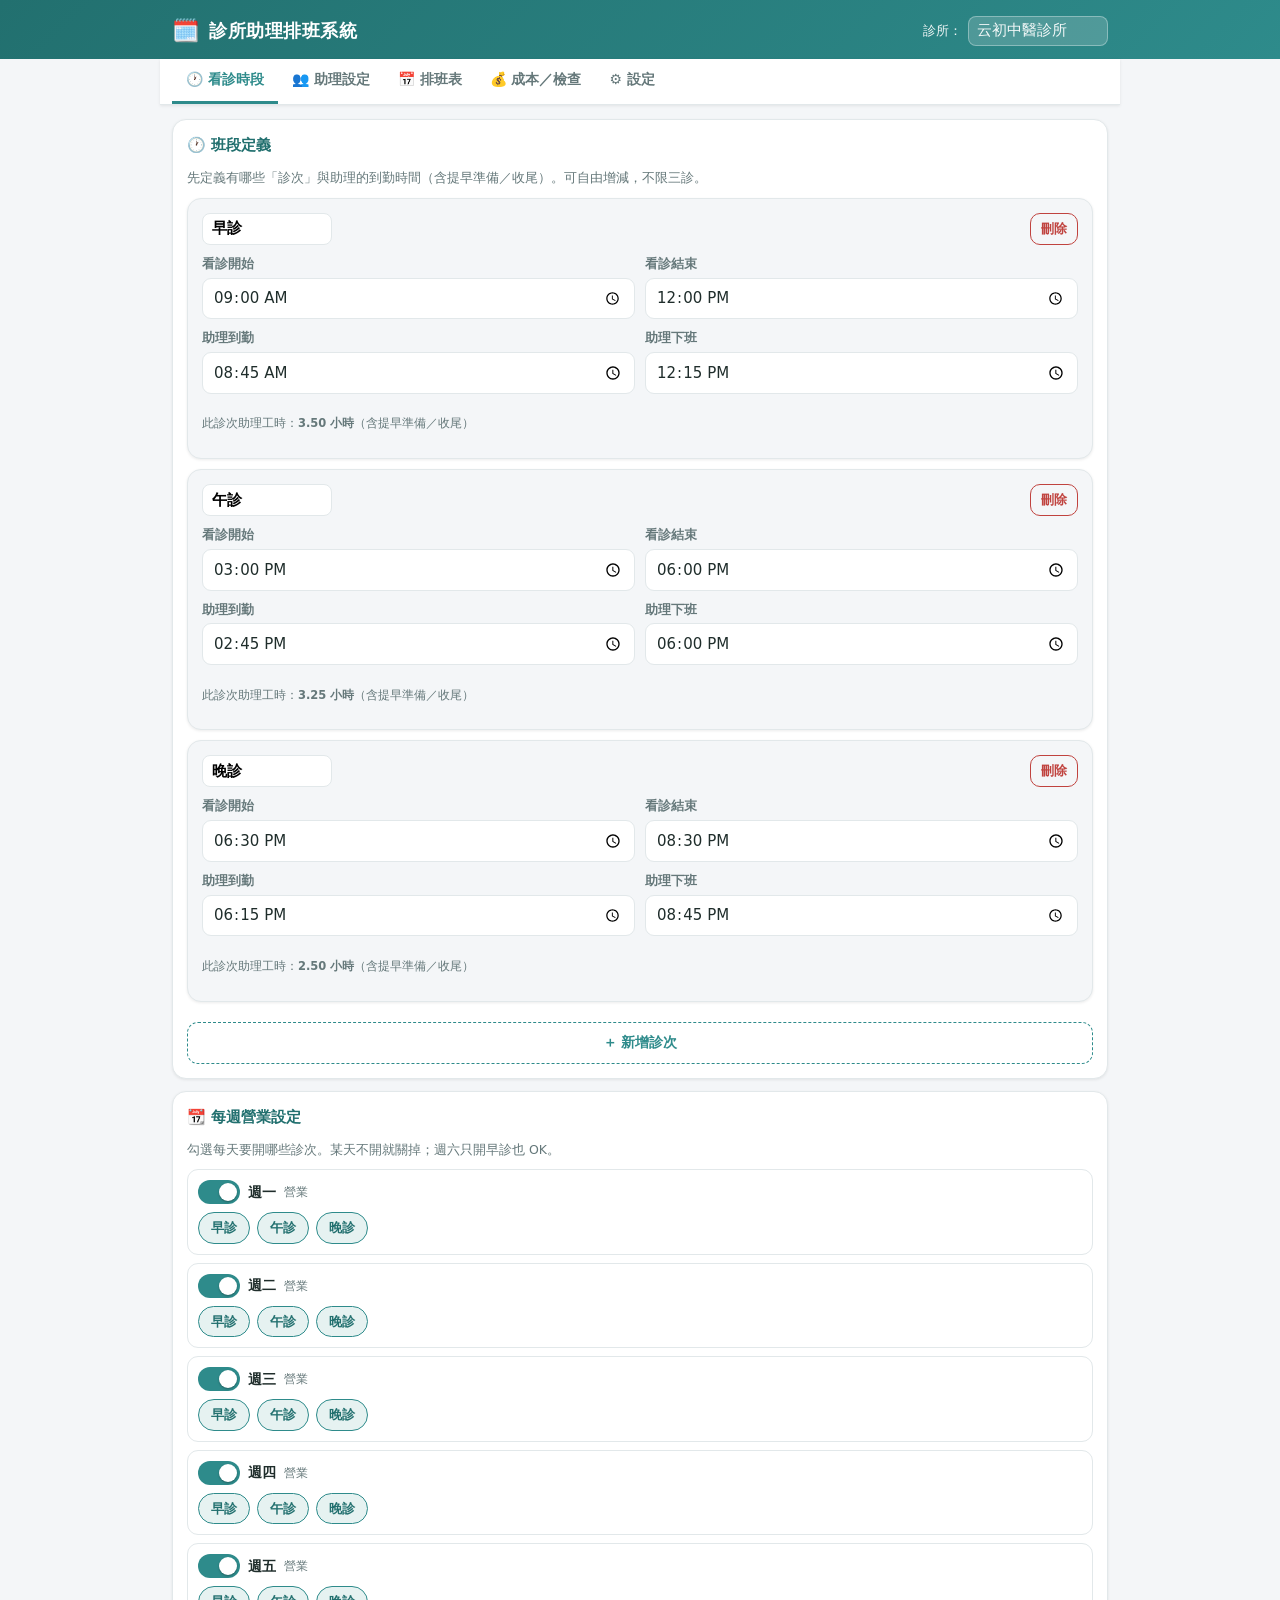
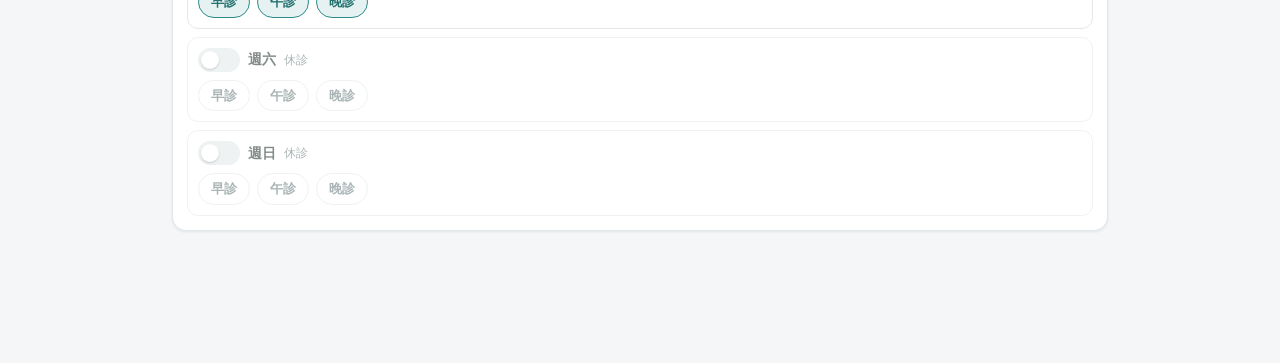
<file: roster/index.html>
<!DOCTYPE html>
<html lang="zh-Hant">
<head>
<meta charset="UTF-8">
<meta name="viewport" content="width=device-width, initial-scale=1.0, maximum-scale=5.0">
<title>診所助理排班系統</title>
<style>
/* ===================== 主題變數（方便日後換色/擴充） ===================== */
:root{
  --bg:#f4f6f8; --card:#ffffff; --ink:#1f2d2b; --muted:#65787a;
  --line:#e2e8ea; --teal:#2E8B8B; --teal-d:#22706f; --teal-l:#e6f2f1;
  --gold:#C99A3A; --red:#c0433f; --red-l:#fdecea; --amber:#b8791f; --amber-l:#fdf3e2;
  --green:#2f8f57; --green-l:#e7f4ec; --radius:14px; --shadow:0 1px 3px rgba(0,0,0,.08);
}
@media (prefers-color-scheme: dark){
  :root{ --bg:#141a1a; --card:#1e2626; --ink:#e8eeee; --muted:#9fb0b0; --line:#31403f;
    --teal:#3fb0af; --teal-d:#5cc7c6; --teal-l:#1c2e2e; --gold:#d9b25f; --red:#e8756f;
    --red-l:#3a2220; --amber:#e0a94a; --amber-l:#352a18; --green:#5fc084; --green-l:#1d2f24; }
}
*{box-sizing:border-box;-webkit-tap-highlight-color:transparent}
html,body{margin:0;padding:0}
body{background:var(--bg);color:var(--ink);font-family:-apple-system,"Segoe UI","Microsoft JhengHei",system-ui,sans-serif;font-size:15px;line-height:1.5;padding-bottom:80px}
h1,h2,h3{margin:0}
button{font-family:inherit;cursor:pointer}
input,select{font-family:inherit;font-size:15px}
.wrap{max-width:960px;margin:0 auto;padding:0 12px}

/* 頂部 */
header{background:linear-gradient(135deg,var(--teal-d),var(--teal));color:#fff;padding:14px 0 12px}
header .wrap{display:flex;align-items:center;gap:10px;flex-wrap:wrap}
header .logo{font-size:22px}
header h1{font-size:18px;font-weight:700;letter-spacing:.5px}
header .cname{margin-left:auto;display:flex;align-items:center;gap:6px;font-size:13px;opacity:.95}
header .cname input{background:rgba(255,255,255,.18);border:1px solid rgba(255,255,255,.35);color:#fff;border-radius:8px;padding:5px 8px;width:140px}
header .cname input::placeholder{color:rgba(255,255,255,.7)}

/* 分頁列 */
nav.tabs{position:sticky;top:0;z-index:20;background:var(--card);border-bottom:1px solid var(--line);display:flex;overflow-x:auto;box-shadow:var(--shadow)}
nav.tabs button{flex:0 0 auto;background:none;border:none;padding:12px 14px;font-size:14px;color:var(--muted);font-weight:600;border-bottom:3px solid transparent;white-space:nowrap}
nav.tabs button.on{color:var(--teal);border-bottom-color:var(--teal)}

section.panel{display:none;padding:14px 0 40px}
section.panel.on{display:block}

/* 卡片 */
.card{background:var(--card);border:1px solid var(--line);border-radius:var(--radius);box-shadow:var(--shadow);padding:14px;margin-bottom:12px}
.card h2{font-size:15px;color:var(--teal-d);margin-bottom:4px;display:flex;align-items:center;gap:7px}
.card .hint{font-size:12.5px;color:var(--muted);margin-bottom:10px}
.sub{font-size:12px;color:var(--muted)}

/* 表單元件 */
.field{display:flex;flex-direction:column;gap:4px;margin-bottom:10px}
.field label{font-size:12.5px;color:var(--muted);font-weight:600}
.field input,.field select{border:1px solid var(--line);background:var(--card);color:var(--ink);border-radius:9px;padding:9px 10px;width:100%}
.row{display:flex;gap:10px;flex-wrap:wrap}
.row>.field{flex:1;min-width:120px}
.inline{display:flex;align-items:center;gap:8px;flex-wrap:wrap}

.btn{border:1px solid var(--teal);background:var(--teal);color:#fff;border-radius:10px;padding:9px 14px;font-weight:600;font-size:14px}
.btn.ghost{background:transparent;color:var(--teal)}
.btn.sm{padding:6px 10px;font-size:13px}
.btn.gray{border-color:var(--line);background:var(--card);color:var(--muted)}
.btn.danger{border-color:var(--red);background:transparent;color:var(--red)}
.btn.block{width:100%;display:block;text-align:center}
.btn:active{transform:translateY(1px)}

/* 時段：星期設定 */
.daygrid{display:grid;grid-template-columns:1fr;gap:8px}
.dayrow{border:1px solid var(--line);border-radius:11px;padding:10px}
.dayrow.closed{opacity:.55}
.dayrow .dhead{display:flex;align-items:center;gap:8px;margin-bottom:8px}
.dayrow .dhead b{font-size:14px}
.chips{display:flex;flex-wrap:wrap;gap:7px}
.chip{border:1px solid var(--line);background:var(--card);color:var(--muted);border-radius:20px;padding:5px 12px;font-size:13px;font-weight:600;user-select:none}
.chip.on{border-color:var(--teal);background:var(--teal-l);color:var(--teal-d)}

/* switch */
.sw{position:relative;width:42px;height:24px;flex:0 0 auto}
.sw input{opacity:0;width:0;height:0;position:absolute}
.sw span{position:absolute;inset:0;background:var(--line);border-radius:20px;transition:.2s}
.sw span::before{content:"";position:absolute;width:18px;height:18px;left:3px;top:3px;background:#fff;border-radius:50%;transition:.2s;box-shadow:0 1px 2px rgba(0,0,0,.3)}
.sw input:checked+span{background:var(--teal)}
.sw input:checked+span::before{transform:translateX(18px)}

/* 助理卡片 */
.staffcard{border:1px solid var(--line);border-radius:12px;padding:12px;margin-bottom:10px;position:relative}
.staffcard .tophue{position:absolute;left:0;top:0;bottom:0;width:6px;border-radius:12px 0 0 12px}
.staffcard .sc-head{display:flex;align-items:center;gap:8px;margin-bottom:8px;padding-left:6px}
.badge{font-size:11px;font-weight:700;border-radius:6px;padding:2px 7px}
.badge.full{background:var(--teal-l);color:var(--teal-d)}
.badge.part{background:var(--amber-l);color:var(--amber)}

/* 排班表 */
.toolbar{display:flex;gap:8px;flex-wrap:wrap;margin-bottom:10px}
.rtable-wrap{overflow-x:auto;-webkit-overflow-scrolling:touch;border:1px solid var(--line);border-radius:12px}
table.roster{border-collapse:collapse;width:100%;min-width:520px}
table.roster th,table.roster td{border:1px solid var(--line);padding:0;text-align:center;vertical-align:middle}
table.roster thead th{background:var(--teal-l);color:var(--teal-d);font-size:13px;padding:8px 4px;position:sticky;top:0}
table.roster th.sesscol{background:var(--card);color:var(--ink);text-align:left;padding:8px 10px;min-width:96px;position:sticky;left:0;z-index:2}
table.roster thead th.corner{position:sticky;left:0;z-index:3;background:var(--teal-l)}
.cell{min-height:52px;padding:5px;display:flex;flex-direction:column;gap:3px;align-items:stretch;justify-content:center;cursor:pointer}
.cell.closed{background:repeating-linear-gradient(45deg,transparent,transparent 6px,var(--line) 6px,var(--line) 7px);cursor:default}
.cell .miss{color:var(--red);font-size:12px;font-weight:700}
.stf{font-size:12px;font-weight:700;color:#fff;border-radius:6px;padding:3px 6px;line-height:1.25;white-space:nowrap;overflow:hidden;text-overflow:ellipsis}
.sesscol small{display:block;color:var(--muted);font-weight:500;font-size:11px}

/* 成本/統計 */
.stat{display:flex;justify-content:space-between;padding:6px 0;border-bottom:1px dashed var(--line);font-size:13.5px}
.stat:last-child{border-bottom:none}
.stat b{font-weight:700}
.total{font-size:20px;font-weight:800;color:var(--teal-d)}
.warnbox{border-radius:11px;padding:10px 12px;margin-bottom:8px;font-size:13px}
.warnbox.ok{background:var(--green-l);color:var(--green);border:1px solid var(--green)}
.warn{display:flex;gap:8px;align-items:flex-start;background:var(--red-l);border:1px solid var(--red);color:var(--red);border-radius:10px;padding:8px 10px;margin-bottom:7px;font-size:13px}
.warn.soft{background:var(--amber-l);border-color:var(--amber);color:var(--amber)}
.warn .ic{flex:0 0 auto}
.pill{display:inline-block;font-size:11.5px;font-weight:700;padding:2px 8px;border-radius:20px;background:var(--teal-l);color:var(--teal-d);margin-left:6px}

/* Modal */
.modal-bg{position:fixed;inset:0;background:rgba(0,0,0,.45);display:none;align-items:flex-end;justify-content:center;z-index:50}
.modal-bg.on{display:flex}
.modal{background:var(--card);width:100%;max-width:460px;border-radius:18px 18px 0 0;padding:16px;max-height:82vh;overflow:auto;animation:up .2s ease}
@media(min-width:560px){.modal-bg{align-items:center}.modal{border-radius:18px}}
@keyframes up{from{transform:translateY(30px);opacity:.5}to{transform:none;opacity:1}}
.modal h3{font-size:16px;margin-bottom:4px}
.pick{display:flex;align-items:center;gap:10px;border:1px solid var(--line);border-radius:11px;padding:10px;margin:8px 0;font-weight:600}
.pick.sel{border-color:var(--teal);background:var(--teal-l)}
.pick .dot{width:14px;height:14px;border-radius:50%;flex:0 0 auto}
.pick .na{margin-left:auto;font-size:11.5px;color:var(--amber);font-weight:700}
.foot{position:sticky;bottom:0;background:var(--card);padding-top:10px;display:flex;gap:8px}

.tiny{font-size:11.5px;color:var(--muted)}
.mt{margin-top:10px}
.disclaimer{font-size:11.5px;color:var(--muted);background:var(--card);border:1px dashed var(--line);border-radius:10px;padding:10px;margin-top:6px}
.addbtn{border:1px dashed var(--teal);color:var(--teal);background:transparent;border-radius:11px;padding:11px;width:100%;font-weight:700;font-size:14px}
hr.sep{border:none;border-top:1px solid var(--line);margin:12px 0}
/* 列印：只留班表 */
.printonly{display:none}
@media print{
  header,nav.tabs,.noprint,#rosterMini,.hint,.disclaimer{display:none!important}
  body{padding:0;background:#fff;color:#000}
  section.panel{display:none!important} #panel-roster{display:block!important}
  .card{border:none;box-shadow:none;padding:0;margin:0}
  .printonly{display:block;margin-bottom:12px}
  .rtable-wrap{border:1px solid #999;overflow:visible} table.roster{min-width:0;width:100%}
  .stf,table.roster thead th,table.roster th.sesscol,.cell.closed{-webkit-print-color-adjust:exact;print-color-adjust:exact}
  #rosterLegend{margin-top:10px;color:#000}
}
</style>
</head>
<body>
<header>
  <div class="wrap">
    <span class="logo">🗓️</span>
    <h1>診所助理排班系統</h1>
    <span class="cname">診所：<input id="clinicName" placeholder="診所名稱"></span>
  </div>
</header>

<nav class="tabs wrap" style="max-width:960px">
  <button data-tab="clinic" class="on">🕐 看診時段</button>
  <button data-tab="staff">👥 助理設定</button>
  <button data-tab="roster">📅 排班表</button>
  <button data-tab="cost">💰 成本／檢查</button>
  <button data-tab="settings">⚙️ 設定</button>
</nav>

<div class="wrap">

  <!-- ============ 分頁1：看診時段 ============ -->
  <section class="panel on" id="panel-clinic">
    <div class="card">
      <h2>🕐 班段定義</h2>
      <p class="hint">先定義有哪些「診次」與助理的到勤時間（含提早準備／收尾）。可自由增減，不限三診。</p>
      <div id="sessionList"></div>
      <button class="addbtn mt" onclick="addSession()">＋ 新增診次</button>
    </div>
    <div class="card">
      <h2>📆 每週營業設定</h2>
      <p class="hint">勾選每天要開哪些診次。某天不開就關掉；週六只開早診也 OK。</p>
      <div class="daygrid" id="weekGrid"></div>
    </div>
  </section>

  <!-- ============ 分頁2：助理設定 ============ -->
  <section class="panel" id="panel-staff">
    <div class="card">
      <h2>👥 助理名單</h2>
      <p class="hint">設定每位助理的身分、薪資與限制（一天最多幾診、一週最多幾天、能不能加班）。</p>
      <div id="staffList"></div>
      <button class="addbtn mt" onclick="addStaff()">＋ 新增助理</button>
    </div>
  </section>

  <!-- ============ 分頁3：排班表 ============ -->
  <section class="panel" id="panel-roster">
    <div class="card">
      <div id="printTitle" class="printonly"></div>
      <div class="toolbar noprint">
        <button class="btn sm" onclick="autoFill()">✨ 一鍵試排</button>
        <button class="btn sm gray" onclick="clearRoster()">清空排班</button>
        <button class="btn sm ghost" onclick="printRoster()">🖨️ 列印／存 PDF</button>
      </div>
      <div class="inline noprint" style="font-size:13px;margin-bottom:8px">複製
        <select id="copySrc" style="padding:5px 8px;border-radius:8px;border:1px solid var(--line);background:var(--card);color:var(--ink)"></select>
        的排班到其他營業日
        <button class="btn sm gray" onclick="copyDay()">套用</button>
      </div>
      <p class="hint">點任一格子指派助理。「試排」會依你設定的限制自動排一版，再自己微調。</p>
      <div class="rtable-wrap"><table class="roster" id="rosterTable"></table></div>
      <div id="rosterLegend" class="inline mt tiny"></div>
      <div id="rosterMini" class="mt"></div>
    </div>
  </section>

  <!-- ============ 分頁4：成本／檢查 ============ -->
  <section class="panel" id="panel-cost">
    <div class="card">
      <h2>🚦 勞基法檢查</h2>
      <div id="warnArea"></div>
    </div>
    <div class="card">
      <h2>💰 人事成本試算</h2>
      <div id="costArea"></div>
      <div class="disclaimer">⚠️ 本試算為估算參考，非正式薪資／法律意見。基本工資、勞健保級距每年調整，請以勞動部公告與記帳士核算為準。加班費採「單日超 8 小時」估算（前 2 小時 ×<span id="dc-ot1"></span>、之後 ×<span id="dc-ot2"></span>）。</div>
    </div>
  </section>

  <!-- ============ 分頁5：設定 ============ -->
  <section class="panel" id="panel-settings">
    <div class="card">
      <h2>🗓️ 工時制度</h2>
      <p class="hint">切換制度會自動調整「單日／單週工時上限」，讓你比較同一份班表在不同制度下的成本。</p>
      <div class="row">
        <div class="field"><label>工時制度</label><select id="p-system">
          <option value="standard">一例一休（預設）</option>
          <option value="flex2">2週變形工時</option>
          <option value="flex4">4週變形工時</option>
        </select></div>
        <div class="field"><label>加班處理方式</label><select id="p-otMode">
          <option value="pay">給加班費</option>
          <option value="comp">換補休（1:1）</option>
        </select></div>
      </div>
      <p id="systemNote" class="tiny"></p>
      <p id="otModeNote" class="tiny"></p>
    </div>
    <div class="card">
      <h2>⚙️ 勞基法參數（每年檢查一次）</h2>
      <p class="hint">法規數字變動時在這裡改，全站計算即時套用。</p>
      <div class="row">
        <div class="field"><label>每日正常工時上限</label><input type="number" id="p-dailyNormal" step="0.5"></div>
        <div class="field"><label>每週正常工時上限</label><input type="number" id="p-weeklyNormal" step="1"></div>
      </div>
      <div class="row">
        <div class="field"><label>每月加班上限(hr)</label><input type="number" id="p-monthlyOtCap" step="1"></div>
        <div class="field"><label>每週最少休假(天)</label><input type="number" id="p-minRestDays" step="1"></div>
      </div>
      <div class="row">
        <div class="field"><label>加班前2hr倍率</label><input type="number" id="p-ot1" step="0.01"></div>
        <div class="field"><label>加班2hr後倍率</label><input type="number" id="p-ot2" step="0.01"></div>
      </div>
      <div class="row">
        <div class="field"><label>基本工資時薪(參考)</label><input type="number" id="p-minWage" step="1"></div>
        <div class="field"><label>雇主負擔加成(%)</label><input type="number" id="p-burden" step="1"></div>
      </div>
      <p class="tiny">雇主負擔加成＝勞保＋健保＋勞退雇主提撥概估（約 15～17%）。</p>
    </div>
    <div class="card">
      <h2>💾 資料備份／還原</h2>
      <p class="hint">資料只存在這台裝置的瀏覽器。可匯出成檔案備份、或搬到別台。</p>
      <div class="toolbar">
        <button class="btn sm" onclick="exportJSON()">⬇️ 匯出備份</button>
        <button class="btn sm ghost" onclick="document.getElementById('importFile').click()">⬆️ 匯入</button>
        <button class="btn sm gray" onclick="loadDemo()">載入範例</button>
        <button class="btn sm danger" onclick="wipe()">清除全部</button>
      </div>
      <input type="file" id="importFile" accept="application/json" style="display:none" onchange="importJSON(event)">
      <p class="tiny mt">版本：v0.1 MVP　·　資料鍵：<code>clinic_roster_v1</code></p>
    </div>
  </section>

</div>

<!-- 指派 Modal -->
<div class="modal-bg" id="modalBg" onclick="if(event.target===this)closeModal()">
  <div class="modal">
    <h3 id="modalTitle">指派助理</h3>
    <p class="sub" id="modalSub"></p>
    <div id="modalPicks" class="mt"></div>
    <div class="foot"><button class="btn block" onclick="closeModal()">完成</button></div>
  </div>
</div>

<script>
/* =======================================================================
   診所助理排班系統  ——  單頁 App（零後端、localStorage）
   架構分層（方便擴充）：
     1) 常數與預設    2) 狀態存取/版本遷移   3) 工具函式
     4) 規則引擎(計算工時/成本/合法性)   5) 自動排班引擎
     6) 各分頁渲染   7) 事件處理   8) 初始化
   ======================================================================= */

/* ========== 1) 常數與預設 ========== */
const STORE_KEY = 'clinic_roster_v1';
const DAYS = [['mon','週一'],['tue','週二'],['wed','週三'],['thu','週四'],['fri','週五'],['sat','週六'],['sun','週日']];
const OT_POLICIES = [['none','不加班'],['allow','可加班'],['flex','可配合']];
const STAFF_COLORS = ['#2E8B8B','#C99A3A','#4a72c0','#9a5bbf','#3f9e6b','#c0653f','#c04f7a','#5a8f2f'];

// 勞基法/薪資參數預設（可在設定頁調整）
const DEFAULT_RULES = {
  system:'standard',      // standard=一例一休 / flex2=2週變形 / flex4=4週變形
  otMode:'pay',           // pay=給加班費 / comp=換補休(1:1)
  dailyNormal:8, weeklyNormal:40, monthlyOtCap:46, minRestDays:2,
  ot1:1.34, ot2:1.67, minWage:196, burden:16, weeksPerMonth:4.333
};
// 工時制度預設值（切換時自動套用單日/單週上限）
const SYSTEMS = {
  standard:{name:'一例一休', dailyNormal:8,  weeklyNormal:40, minRestDays:2,
    note:'單日超 8hr 即加班、每週正常 40hr、每週至少休 2 天。免任何程序，人人可用。'},
  flex2:{name:'2週變形',   dailyNormal:10, weeklyNormal:48, minRestDays:2,
    note:'單日可到 10hr 不算加班、每週上限 48hr、2週至少2例假(休假可挪移)。任何診所可用，需勞資會議同意。'},
  flex4:{name:'4週變形',   dailyNormal:10, weeklyNormal:48, minRestDays:2,
    note:'單日可到 10hr、彈性更大、每2週至少2例假。限醫療保健等「指定行業」，需先確認診所是否適用。'}
};

// 範例資料：對應我們討論的「5 天門診、A 全職顧白天兩診、B 兼職顧晚診」
function demoState(){
  return {
    version:1,
    clinicName:'云初中醫診所',
    rules:{...DEFAULT_RULES},
    sessions:[
      {id:'am', name:'早診', cStart:'09:00', cEnd:'12:00', sStart:'08:45', sEnd:'12:15', minStaff:1},
      {id:'pm', name:'午診', cStart:'15:00', cEnd:'18:00', sStart:'14:45', sEnd:'18:00', minStaff:1},
      {id:'ev', name:'晚診', cStart:'18:30', cEnd:'20:30', sStart:'18:15', sEnd:'20:45', minStaff:1},
    ],
    week:{
      mon:{open:true,sessions:['am','pm','ev']}, tue:{open:true,sessions:['am','pm','ev']},
      wed:{open:true,sessions:['am','pm','ev']}, thu:{open:true,sessions:['am','pm','ev']},
      fri:{open:true,sessions:['am','pm','ev']}, sat:{open:false,sessions:[]}, sun:{open:false,sessions:[]}
    },
    staff:[
      {id:'a', name:'助理A', type:'full', wageType:'monthly', wage:34000, maxSessDay:2, maxDays:5, ot:'flex', color:STAFF_COLORS[0]},
      {id:'b', name:'助理B', type:'part', wageType:'hourly', wage:200, maxSessDay:2, maxDays:5, ot:'flex', color:STAFF_COLORS[1]},
    ],
    // roster[day][sessionId] = [staffId,...]
    roster:(function(){
      const r={}; DAYS.forEach(([d])=>r[d]={});
      ['mon','tue','wed','thu','fri'].forEach(d=>{ r[d]={am:['a'],pm:['a'],ev:['b']}; });
      return r;
    })()
  };
}

/* ========== 2) 狀態存取 / 版本遷移 ========== */
let state = load();

function load(){
  try{
    const raw = localStorage.getItem(STORE_KEY);
    if(!raw) return demoState();
    return migrate(JSON.parse(raw));
  }catch(e){ console.warn('load fail',e); return demoState(); }
}
function save(){ try{ localStorage.setItem(STORE_KEY, JSON.stringify(state)); }catch(e){ console.warn('save fail',e); } }

// 版本遷移：日後改結構時在此補預設，確保舊資料相容
function migrate(s){
  s.version = s.version || 1;
  s.rules = Object.assign({}, DEFAULT_RULES, s.rules||{});
  s.sessions = (s.sessions||[]).map(x=>Object.assign({minStaff:1},x));
  DAYS.forEach(([d])=>{ s.week[d] = s.week[d] || {open:false,sessions:[]}; s.roster = s.roster||{}; s.roster[d]=s.roster[d]||{}; });
  s.staff = (s.staff||[]).map((x,i)=>Object.assign({maxSessDay:2,maxDays:5,ot:'flex',availMode:'all',avail:{},color:STAFF_COLORS[i%STAFF_COLORS.length]},x));
  return s;
}

/* ========== 3) 工具函式 ========== */
const $ = id => document.getElementById(id);
function uid(p){ return p+Math.random().toString(36).slice(2,7); }
function t2m(t){ if(!t) return 0; const [h,m]=t.split(':').map(Number); return h*60+m; }
function dur(a,b){ return Math.max(0,(t2m(b)-t2m(a)))/60; } // 小時
function sessById(id){ return state.sessions.find(s=>s.id===id); }
function staffById(id){ return state.staff.find(s=>s.id===id); }
function sessHours(id){ const s=sessById(id); return s?dur(s.sStart,s.sEnd):0; }
// 助理是否可上該時段（availMode='all' 全可；'custom' 只看 avail[day] 清單）
function isAvail(st,day,sid){ if(!st) return false; if((st.availMode||'all')==='all') return true; return ((st.avail||{})[day]||[]).includes(sid); }
function money(n){ return 'NT$'+Math.round(n).toLocaleString('en-US'); }
function esc(s){ return (s||'').replace(/[&<>"]/g,c=>({'&':'&amp;','<':'&lt;','>':'&gt;','"':'&quot;'}[c])); }
function openDays(){ return DAYS.filter(([d])=>state.week[d].open); }

/* ========== 4) 規則引擎：計算工時 / 加班 / 成本 / 合法性 ========== */
function compute(){
  const R = state.rules, wpm = R.weeksPerMonth;
  const per = {}; // 每位助理統計
  state.staff.forEach(st=>{
    per[st.id] = {staff:st, dayHours:{}, daysWorked:0, weekHours:0, weekNormal:0, weekOT:0,
                  monthHours:0, monthOT:0, restDays:0, otPayWeek:0, warns:[]};
  });

  // 逐日累計每位助理工時
  DAYS.forEach(([d])=>{
    if(!state.week[d].open) return;
    const perStaffDay = {}; // staffId -> {hours, sessCount}
    state.week[d].sessions.forEach(sid=>{
      const assigned = (state.roster[d] && state.roster[d][sid]) || [];
      assigned.forEach(aid=>{
        if(!per[aid]) return;
        perStaffDay[aid] = perStaffDay[aid] || {hours:0,sess:0};
        perStaffDay[aid].hours += sessHours(sid);
        perStaffDay[aid].sess += 1;
      });
    });
    Object.keys(perStaffDay).forEach(aid=>{
      const p = per[aid], dh = perStaffDay[aid].hours;
      p.dayHours[d] = {hours:dh, sess:perStaffDay[aid].sess};
      p.daysWorked += 1;
      p.weekHours += dh;
      const normal = Math.min(dh, R.dailyNormal);
      const ot = Math.max(0, dh - R.dailyNormal);
      p.weekNormal += normal; p.weekOT += ot;
      // 當日加班費倍率分段（前2hr、之後）
      const base = p.staff.wageType==='hourly' ? p.staff.wage : (p.staff.wage / 240);
      const ot1h = Math.min(ot,2), ot2h = Math.max(0,ot-2);
      p.otPayWeek += base*(ot1h*R.ot1 + ot2h*R.ot2);
    });
  });

  const totals = {directMonth:0, loadedMonth:0};
  state.staff.forEach(st=>{
    const p = per[st.id];
    p.restDays = 7 - p.daysWorked;
    p.monthHours = p.weekHours*wpm;
    p.monthOT = p.weekOT*wpm;
    // 加班處理：給加班費(pay) 或 換補休(comp，1:1 不折現金)
    const isComp = state.rules.otMode==='comp';
    p.otPayIfPaidMonth = p.otPayWeek*wpm;               // 若折現金的加班費（參考值）
    p.compHoursMonth = isComp ? p.monthOT : 0;          // 補休時數（1:1）
    const otCashWeek = isComp ? 0 : p.otPayWeek;        // 實際現金加班費
    // 月薪資（直接成本）
    let direct;
    if(st.wageType==='monthly'){
      direct = Number(st.wage) + otCashWeek*wpm;        // 月薪含正常工時，加班另計
    }else{
      direct = p.weekNormal*st.wage*wpm + otCashWeek*wpm; // 時薪：正常＋加班
    }
    p.directMonth = direct;
    p.loadedMonth = direct*(1+R.burden/100);
    totals.directMonth += direct;
    totals.loadedMonth += p.loadedMonth;
  });

  const warns = validate(per);
  return {per, totals, warns};
}

// 合法性 / 覆蓋檢查
function validate(per){
  const R = state.rules, W = [];
  const push=(level,msg)=>W.push({level,msg});

  // (a) 覆蓋：每個有開的診次是否有人、且達最低人數
  DAYS.forEach(([d,dl])=>{
    if(!state.week[d].open) return;
    state.week[d].sessions.forEach(sid=>{
      const s = sessById(sid); if(!s) return;
      const assigned = ((state.roster[d]||{})[sid]||[]);
      const need = s.minStaff||1;
      if(assigned.length < need) push('hard', `${dl} · ${s.name}：缺人手（需 ${need} 人，目前 ${assigned.length} 人）`);
      assigned.forEach(aid=>{ const st=staffById(aid); if(st && !isAvail(st,d,sid)) push('hard', `${st.name}：被排在 ${dl} · ${s.name}，但此時段設為「不可上班」`); });
    });
  });

  // (b) 每位助理的個別限制
  state.staff.forEach(st=>{
    const p = per[st.id];
    // 一週上班天數
    if(p.daysWorked > (st.maxDays||7))
      push('hard', `${st.name}：一週排了 ${p.daysWorked} 天，超過設定上限 ${st.maxDays} 天`);
    // 一例一休（休假天數）
    if(p.daysWorked>0 && p.restDays < R.minRestDays)
      push('hard', `${st.name}：一週只休 ${p.restDays} 天，未達 ${R.minRestDays} 天（一例一休）`);
    // 一天最多幾診
    Object.entries(p.dayHours).forEach(([d,info])=>{
      if(info.sess > (st.maxSessDay||9)){
        const dl = DAYS.find(x=>x[0]===d)[1];
        push('hard', `${st.name}：${dl} 排了 ${info.sess} 診，超過「一天最多 ${st.maxSessDay} 診」`);
      }
      if(info.hours > R.dailyNormal && st.ot==='none'){
        const dl = DAYS.find(x=>x[0]===d)[1];
        push('soft', `${st.name}：${dl} 工時 ${info.hours.toFixed(1)}hr 已超過 8hr，但其設定為「不加班」`);
      }
    });
    // 每月加班上限
    if(p.monthOT > R.monthlyOtCap)
      push('hard', `${st.name}：估計月加班 ${p.monthOT.toFixed(1)}hr，超過法定上限 ${R.monthlyOtCap}hr`);
    // 每週正常工時
    if(p.weekNormal > R.weeklyNormal)
      push('soft', `${st.name}：一週正常工時 ${p.weekNormal.toFixed(1)}hr 超過 ${R.weeklyNormal}hr，超出部分應計加班`);
  });
  return W;
}

/* ========== 5) 自動排班引擎（貪婪啟發式，可日後替換為更佳演算法） ========== */
function autoFill(){
  if(state.staff.length===0){ alert('請先新增助理'); return; }
  const R = state.rules;
  // 重置排班
  const roster={}; DAYS.forEach(([d])=>roster[d]={});
  // 追蹤每人狀態
  const track={}; state.staff.forEach(s=>track[s.id]={days:new Set(), dayHours:{}, daySess:{}, weekHours:0});

  DAYS.forEach(([d])=>{
    if(!state.week[d].open) return;
    state.week[d].sessions.forEach(sid=>{
      const s = sessById(sid); const need = s.minStaff||1;
      roster[d][sid] = roster[d][sid]||[];
      while(roster[d][sid].length < need){
        const cand = pickCandidate(d, sid, roster, track);
        if(!cand) break; // 排不出，留空由檢查標紅
        roster[d][sid].push(cand.id);
        // 更新追蹤
        const tk=track[cand.id]; tk.days.add(d);
        tk.dayHours[d]=(tk.dayHours[d]||0)+sessHours(sid);
        tk.daySess[d]=(tk.daySess[d]||0)+1;
        tk.weekHours+=sessHours(sid);
      }
    });
  });
  state.roster = roster; save(); renderRoster(); renderCost();
  const {warns}=compute();
  const gaps = warns.filter(w=>w.level==='hard').length;
  switchTab('roster');
  if(gaps) alert('已試排完成，但有 '+gaps+' 項限制/缺口需調整，請看「成本／檢查」頁。');
}

function pickCandidate(day, sid, roster, track){
  const R=state.rules, sh=sessHours(sid);
  let best=null, bestScore=-1e9;
  state.staff.forEach(st=>{
    const tk=track[st.id];
    if(roster[day][sid].includes(st.id)) return;           // 同診次已排該人
    if(!isAvail(st,day,sid)) return;                        // 該助理此時段不可上班（例如在別家上班）
    // 硬限制：一天最多幾診
    if((tk.daySess[day]||0) + 1 > (st.maxSessDay||9)) return;
    // 硬限制：一週最多幾天（若今天還沒上過班）
    const newDay = !tk.days.has(day);
    if(newDay && tk.days.size + 1 > (st.maxDays||7)) return;
    // 硬限制：一週休假天數（保留 minRestDays）
    if(newDay && (7 - (tk.days.size+1)) < R.minRestDays) return;
    // 加班政策：不加班者，這一診不能讓當日超過 8hr
    const dayH=(tk.dayHours[day]||0);
    if(st.ot==='none' && dayH + sh > R.dailyNormal) return;
    // 評分：優先「今天已在上班」(集中班段) > 全職 > 週工時少者 > 可配合/可加班
    let score=0;
    if(!newDay) score+=100;                    // 集中同一天，減少跨天
    if(st.type==='full') score+=30;            // 全職優先排滿
    score -= tk.weekHours*1.2;                 // 平衡負載
    if(st.ot==='allow') score+=2; if(st.ot==='flex') score+=1;
    if(st.ot==='none' && dayH+sh>R.dailyNormal) score-=50;
    if(score>bestScore){ bestScore=score; best=st; }
  });
  return best;
}

/* ========== 6) 渲染 ========== */
function renderAll(){
  $('clinicName').value = state.clinicName||'';
  renderSessions(); renderWeek(); renderStaff(); renderRoster(); renderCost(); renderSettings();
}

// --- 分頁1：診次 ---
function renderSessions(){
  const box=$('sessionList'); box.innerHTML='';
  state.sessions.forEach(s=>{
    const el=document.createElement('div'); el.className='card'; el.style.margin='0 0 10px'; el.style.background='var(--bg)';
    el.innerHTML=`
      <div class="inline" style="justify-content:space-between">
        <input value="${esc(s.name)}" onchange="editSession('${s.id}','name',this.value)" style="font-weight:700;border:1px solid var(--line);border-radius:8px;padding:6px 9px;max-width:130px">
        <button class="btn sm danger" onclick="delSession('${s.id}')">刪除</button>
      </div>
      <div class="row mt">
        <div class="field"><label>看診開始</label><input type="time" value="${s.cStart}" onchange="editSession('${s.id}','cStart',this.value)"></div>
        <div class="field"><label>看診結束</label><input type="time" value="${s.cEnd}" onchange="editSession('${s.id}','cEnd',this.value)"></div>
      </div>
      <div class="row">
        <div class="field"><label>助理到勤</label><input type="time" value="${s.sStart}" onchange="editSession('${s.id}','sStart',this.value)"></div>
        <div class="field"><label>助理下班</label><input type="time" value="${s.sEnd}" onchange="editSession('${s.id}','sEnd',this.value)"></div>
      </div>
      <p class="tiny">此診次助理工時：<b>${sessHours(s.id).toFixed(2)} 小時</b>（含提早準備／收尾）</p>`;
    box.appendChild(el);
  });
}
// --- 分頁1：每週 ---
function renderWeek(){
  const box=$('weekGrid'); box.innerHTML='';
  DAYS.forEach(([d,dl])=>{
    const wd=state.week[d];
    const row=document.createElement('div'); row.className='dayrow'+(wd.open?'':' closed');
    row.innerHTML=`
      <div class="dhead">
        <label class="sw"><input type="checkbox" ${wd.open?'checked':''} onchange="toggleDay('${d}',this.checked)"><span></span></label>
        <b>${dl}</b><span class="sub">${wd.open?'營業':'休診'}</span>
      </div>
      <div class="chips">${state.sessions.map(s=>`<span class="chip ${wd.sessions.includes(s.id)?'on':''}" onclick="toggleDaySess('${d}','${s.id}')">${esc(s.name)}</span>`).join('')}</div>`;
    box.appendChild(row);
  });
}

// --- 分頁2：助理 ---
function renderStaff(){
  const box=$('staffList'); box.innerHTML='';
  state.staff.forEach(st=>{
    const el=document.createElement('div'); el.className='staffcard';
    el.innerHTML=`
      <div class="tophue" style="background:${st.color}"></div>
      <div class="sc-head">
        <input value="${esc(st.name)}" onchange="editStaff('${st.id}','name',this.value)" style="font-weight:700;border:1px solid var(--line);border-radius:8px;padding:6px 9px;max-width:120px">
        <span class="badge ${st.type==='full'?'full':'part'}">${st.type==='full'?'全職':'兼職'}</span>
        <button class="btn sm danger" style="margin-left:auto" onclick="delStaff('${st.id}')">刪除</button>
      </div>
      <div class="row">
        <div class="field"><label>身分</label><select onchange="editStaff('${st.id}','type',this.value)">
          <option value="full" ${st.type==='full'?'selected':''}>全職</option>
          <option value="part" ${st.type==='part'?'selected':''}>兼職</option></select></div>
        <div class="field"><label>薪資方式</label><select onchange="editStaff('${st.id}','wageType',this.value)">
          <option value="monthly" ${st.wageType==='monthly'?'selected':''}>月薪</option>
          <option value="hourly" ${st.wageType==='hourly'?'selected':''}>時薪</option></select></div>
        <div class="field"><label>${st.wageType==='monthly'?'月薪(元)':'時薪(元)'}</label><input type="number" inputmode="numeric" value="${st.wage}" onchange="editStaff('${st.id}','wage',+this.value)"></div>
      </div>
      <div class="row">
        <div class="field"><label>一天最多幾診</label><input type="number" inputmode="numeric" value="${st.maxSessDay}" onchange="editStaff('${st.id}','maxSessDay',+this.value)"></div>
        <div class="field"><label>一週最多幾天</label><input type="number" inputmode="numeric" value="${st.maxDays}" onchange="editStaff('${st.id}','maxDays',+this.value)"></div>
        <div class="field"><label>加班意願</label><select onchange="editStaff('${st.id}','ot',this.value)">
          ${OT_POLICIES.map(([v,l])=>`<option value="${v}" ${st.ot===v?'selected':''}>${l}</option>`).join('')}</select></div>
      </div>
      <div class="field"><label>可上班時段（在別家兼職時用）</label>
        <select onchange="editStaff('${st.id}','availMode',this.value)">
          <option value="all" ${st.availMode!=='custom'?'selected':''}>全部時段都可</option>
          <option value="custom" ${st.availMode==='custom'?'selected':''}>限特定時段（排班會自動避開不可時段）</option>
        </select></div>
      ${st.availMode==='custom'?availGridHtml(st):''}`;
    box.appendChild(el);
  });
}

// --- 分頁3：排班表 ---
function renderRoster(){
  const tb=$('rosterTable'); const ods=openDays();
  if(ods.length===0){ tb.innerHTML='<tr><td style="padding:16px" class="sub">尚未設定營業日，請先到「看診時段」開啟營業日。</td></tr>'; $('rosterLegend').innerHTML=''; return; }
  let html='<thead><tr><th class="corner sesscol">診次＼日</th>';
  ods.forEach(([d,dl])=>html+=`<th>${dl}</th>`);
  html+='</tr></thead><tbody>';
  state.sessions.forEach(s=>{
    html+=`<tr><th class="sesscol">${esc(s.name)}<small>${s.sStart}–${s.sEnd}</small></th>`;
    ods.forEach(([d])=>{
      const open = state.week[d].sessions.includes(s.id);
      if(!open){ html+=`<td><div class="cell closed"><span class="sub">—</span></div></td>`; return; }
      const ass=((state.roster[d]||{})[s.id]||[]);
      const chips = ass.map(id=>{const st=staffById(id); return st?`<span class="stf" style="background:${st.color}">${esc(st.name)}</span>`:''}).join('');
      const miss = ass.length < (s.minStaff||1) ? `<span class="miss">缺人</span>` : '';
      html+=`<td><div class="cell" onclick="openAssign('${d}','${s.id}')">${chips||miss||'<span class="sub">＋</span>'}</div></td>`;
    });
    html+='</tr>';
  });
  html+='</tbody>';
  tb.innerHTML=html;
  $('rosterLegend').innerHTML = '圖例：'+state.staff.map(st=>`<span class="stf" style="background:${st.color};margin-right:4px">${esc(st.name)}</span>`).join('');
  const cs=$('copySrc'); if(cs) cs.innerHTML=ods.map(([d,dl])=>`<option value="${d}">${dl}</option>`).join('');
  renderMiniStats();
}

// 排班頁底部：迷你統計
function renderMiniStats(){
  const {per}=compute(); let html='';
  state.staff.forEach(st=>{
    const p=per[st.id];
    html+=`<div class="stat"><span><span class="stf" style="background:${st.color}">${esc(st.name)}</span></span>
      <b>${p.weekHours.toFixed(1)}hr/週 · ${p.daysWorked}天 · 加班${p.weekOT.toFixed(1)}hr</b></div>`;
  });
  $('rosterMini').innerHTML = html?`<hr class="sep"><div class="sub" style="margin-bottom:4px">本週工時速覽</div>${html}`:'';
}

// --- 分頁4：成本／檢查 ---
function renderCost(){
  const {per,totals,warns}=compute();
  // 檢查
  const wa=$('warnArea');
  if(warns.length===0){ wa.innerHTML='<div class="warnbox ok">✅ 目前排班沒有偵測到違規或缺口</div>'; }
  else{
    wa.innerHTML = warns.map(w=>`<div class="warn ${w.level==='soft'?'soft':''}"><span class="ic">${w.level==='soft'?'⚠️':'⛔'}</span><span>${esc(w.msg)}</span></div>`).join('');
  }
  // 成本
  let html='';
  state.staff.forEach(st=>{
    const p=per[st.id];
    html+=`<div style="border:1px solid var(--line);border-radius:11px;padding:10px;margin-bottom:8px">
      <div class="inline" style="justify-content:space-between;margin-bottom:4px">
        <b><span class="stf" style="background:${st.color}">${esc(st.name)}</span> <span class="sub">${st.type==='full'?'全職':'兼職'}·${st.wageType==='monthly'?'月薪'+st.wage:'時薪'+st.wage}</span></b>
      </div>
      <div class="stat"><span>月工時（估）</span><b>${p.monthHours.toFixed(0)} hr</b></div>
      <div class="stat"><span>月加班（估）</span><b>${p.monthOT.toFixed(1)} hr</b></div>
      <div class="stat"><span>加班處理</span><b>${state.rules.otMode==='comp' ? '換補休 '+p.compHoursMonth.toFixed(1)+'hr（不折現金）' : '給加班費 '+money(p.otPayIfPaidMonth)}</b></div>
      ${state.rules.otMode==='comp'&&p.compHoursMonth>0 ? `<div class="stat"><span class="sub">└ 期限內未休完須折發</span><b class="sub">約 ${money(p.otPayIfPaidMonth)}</b></div>` : ''}
      <div class="stat"><span>上班/休假</span><b>${p.daysWorked} 天 / 休 ${p.restDays} 天</b></div>
      <div class="stat"><span>直接薪資（含加班）</span><b>${money(p.directMonth)}</b></div>
      <div class="stat"><span>含雇主負擔</span><b>${money(p.loadedMonth)}</b></div>
    </div>`;
  });
  html+=`<div class="stat mt"><span class="total">月總人事成本</span><span class="total">${money(totals.loadedMonth)}</span></div>
    <div class="sub">（直接薪資合計 ${money(totals.directMonth)}　＋　雇主勞健保負擔約 ${money(totals.loadedMonth-totals.directMonth)}）</div>`;
  $('costArea').innerHTML=html;
  $('dc-ot1').textContent=state.rules.ot1; $('dc-ot2').textContent=state.rules.ot2;
}

// --- 分頁5：設定 ---
function renderSettings(){
  const R=state.rules;
  $('p-system').value=R.system||'standard';
  $('p-otMode').value=R.otMode||'pay';
  $('systemNote').textContent = '📌 '+(SYSTEMS[R.system||'standard'].note);
  $('otModeNote').textContent = R.otMode==='comp'
    ? '📌 換補休：加班1hr換補休1hr（非1.34倍）；選擇權在勞工、不能強迫；限期內未休完仍須折發加班費。'
    : '📌 給加班費：前2hr×'+R.ot1+'、之後×'+R.ot2+' 核實計算。';
  $('p-dailyNormal').value=R.dailyNormal; $('p-weeklyNormal').value=R.weeklyNormal;
  $('p-monthlyOtCap').value=R.monthlyOtCap; $('p-minRestDays').value=R.minRestDays;
  $('p-ot1').value=R.ot1; $('p-ot2').value=R.ot2; $('p-minWage').value=R.minWage; $('p-burden').value=R.burden;
}

/* ========== 7) 事件處理 ========== */
// 分頁切換
function switchTab(name){
  document.querySelectorAll('nav.tabs button').forEach(b=>b.classList.toggle('on',b.dataset.tab===name));
  document.querySelectorAll('section.panel').forEach(p=>p.classList.toggle('on',p.id==='panel-'+name));
  if(name==='roster') renderRoster();
  if(name==='cost') renderCost();
  window.scrollTo(0,0);
}
document.querySelectorAll('nav.tabs button').forEach(b=>b.onclick=()=>switchTab(b.dataset.tab));

// 診所名稱
$('clinicName').onchange=e=>{ state.clinicName=e.target.value; save(); };

// 診次
function addSession(){ state.sessions.push({id:uid('s'),name:'新診次',cStart:'09:00',cEnd:'12:00',sStart:'08:45',sEnd:'12:15',minStaff:1}); save(); renderSessions(); renderWeek(); renderRoster(); }
function editSession(id,k,v){ const s=sessById(id); if(!s)return; s[k]=v; save(); renderSessions(); renderRoster(); renderCost(); }
function delSession(id){ if(!confirm('刪除此診次？相關排班也會移除'))return;
  state.sessions=state.sessions.filter(s=>s.id!==id);
  DAYS.forEach(([d])=>{ state.week[d].sessions=state.week[d].sessions.filter(x=>x!==id); if(state.roster[d])delete state.roster[d][id]; });
  save(); renderSessions(); renderWeek(); renderRoster(); renderCost(); }

// 每週
function toggleDay(d,on){ state.week[d].open=on; if(on&&state.week[d].sessions.length===0) state.week[d].sessions=state.sessions.map(s=>s.id); save(); renderWeek(); renderRoster(); renderCost(); }
function toggleDaySess(d,sid){ const arr=state.week[d].sessions; const i=arr.indexOf(sid); if(i>=0)arr.splice(i,1);else arr.push(sid); if(arr.length>0)state.week[d].open=true; save(); renderWeek(); renderRoster(); renderCost(); }

// 助理
function addStaff(){ const i=state.staff.length; state.staff.push({id:uid('u'),name:'助理'+String.fromCharCode(65+i),type:'part',wageType:'hourly',wage:200,maxSessDay:2,maxDays:5,ot:'flex',availMode:'all',avail:{},color:STAFF_COLORS[i%STAFF_COLORS.length]}); save(); renderStaff(); renderRoster(); renderCost(); }
function editStaff(id,k,v){ const s=staffById(id); if(!s)return; s[k]=v;
  // 切成「限特定時段」時，若尚未設定，預設全部可上（再由使用者拿掉不可的）
  if(k==='availMode' && v==='custom' && (!s.avail || Object.keys(s.avail).length===0)){
    s.avail={}; openDays().forEach(([d])=>{ s.avail[d]=state.week[d].sessions.slice(); });
  }
  save(); if(k==='wageType'||k==='type'||k==='availMode')renderStaff(); renderRoster(); renderCost(); }
// 可上班時段小格（只列營業日；綠=可上、灰=不可）
function availGridHtml(st){
  const ods=openDays(); if(ods.length===0) return '<p class="tiny">請先設定營業日</p>';
  let h='<div class="tiny" style="margin:0 0 6px">點一下切換：<b style="color:var(--teal)">綠=可上班</b>、灰=不可（她在別家上班的時段）</div>';
  ods.forEach(([d,dl])=>{
    h+=`<div class="inline" style="margin-bottom:5px"><b style="width:40px;font-size:12px;flex:0 0 auto">${dl}</b><div class="chips">`;
    state.week[d].sessions.forEach(sid=>{ const s=sessById(sid);
      h+=`<span class="chip ${isAvail(st,d,sid)?'on':''}" onclick="toggleAvail('${st.id}','${d}','${sid}')">${esc(s.name)}</span>`; });
    h+='</div></div>';
  });
  return `<div style="border:1px solid var(--line);border-radius:10px;padding:8px;margin-bottom:8px">${h}</div>`;
}
function toggleAvail(id,d,sid){ const s=staffById(id); if(!s)return; s.avail=s.avail||{}; s.avail[d]=s.avail[d]||[];
  const i=s.avail[d].indexOf(sid); if(i>=0)s.avail[d].splice(i,1); else s.avail[d].push(sid);
  save(); renderStaff(); renderRoster(); renderCost(); }
function delStaff(id){ if(!confirm('刪除此助理？其排班會被清除'))return;
  state.staff=state.staff.filter(s=>s.id!==id);
  DAYS.forEach(([d])=>{ Object.keys(state.roster[d]||{}).forEach(sid=>{ state.roster[d][sid]=state.roster[d][sid].filter(x=>x!==id); }); });
  save(); renderStaff(); renderRoster(); renderCost(); }

// 排班：指派 modal
let _assign={day:null,sid:null};
function openAssign(day,sid){
  _assign={day,sid}; const s=sessById(sid); const dl=DAYS.find(x=>x[0]===day)[1];
  $('modalTitle').textContent=`指派助理 · ${dl} ${s.name}`;
  $('modalSub').textContent=`${s.sStart}–${s.sEnd}　(${sessHours(sid).toFixed(2)}hr)　最低 ${s.minStaff||1} 人`;
  renderPicks();
  $('modalBg').classList.add('on');
}
function renderPicks(){
  const {day,sid}=_assign; const cur=((state.roster[day]||{})[sid]||[]);
  if(state.staff.length===0){ $('modalPicks').innerHTML='<p class="sub">尚無助理，請先到「助理設定」新增。</p>'; return; }
  $('modalPicks').innerHTML = state.staff.map(st=>{
    const sel=cur.includes(st.id); const na=!isAvail(st,day,sid);
    return `<div class="pick ${sel?'sel':''}" onclick="toggleAssign('${st.id}')">
      <span class="dot" style="background:${st.color}"></span>
      <span>${esc(st.name)}</span>
      <span class="sub">${st.type==='full'?'全職':'兼職'}</span>
      ${sel?'<span class="na" style="color:var(--teal)">✓ 已排</span>':(na?'<span class="na">⚠ 此時段設為不可上班</span>':'')}
    </div>`;
  }).join('');
}
function toggleAssign(id){
  const {day,sid}=_assign; state.roster[day]=state.roster[day]||{}; state.roster[day][sid]=state.roster[day][sid]||[];
  const arr=state.roster[day][sid]; const i=arr.indexOf(id); if(i>=0)arr.splice(i,1);else arr.push(id);
  save(); renderPicks(); renderRoster();
}
function closeModal(){ $('modalBg').classList.remove('on'); renderCost(); }

function clearRoster(){ if(!confirm('清空目前所有排班？'))return; DAYS.forEach(([d])=>state.roster[d]={}); save(); renderRoster(); renderCost(); }
// 複製某天班表到其他營業日（只套用各天有開的診次）
function copyDay(){
  const src=$('copySrc').value; if(!src)return;
  const dl=DAYS.find(x=>x[0]===src)[1];
  if(!confirm('把「'+dl+'」的排班複製到其他營業日？'))return;
  const srcR=state.roster[src]||{};
  openDays().forEach(([d])=>{ if(d===src)return; const nr={};
    state.week[d].sessions.forEach(sid=>{ nr[sid]=(srcR[sid]||[]).slice(); }); state.roster[d]=nr; });
  save(); renderRoster(); renderCost();
}
// 列印／存 PDF（用瀏覽器列印，可選另存 PDF）
function printRoster(){
  switchTab('roster');
  const name=state.clinicName||'診所';
  const sys=SYSTEMS[state.rules.system||'standard'].name;
  const d=new Date().toLocaleDateString('zh-TW');
  $('printTitle').innerHTML=`<h2 style="margin:0 0 2px">${esc(name)} · 助理班表</h2><div style="font-size:12px;color:#555">工時制度：${esc(sys)}　·　列印日期：${d}</div>`;
  setTimeout(()=>window.print(),60);
}

// 設定：勞基法參數
['dailyNormal','weeklyNormal','monthlyOtCap','minRestDays','ot1','ot2','minWage','burden'].forEach(k=>{
  $('p-'+k).onchange=e=>{ state.rules[k]=+e.target.value; save(); renderSessions(); renderRoster(); renderCost(); };
});
// 工時制度：切換時自動套用單日/單週上限
$('p-system').onchange=e=>{
  const sys=e.target.value; state.rules.system=sys;
  const def=SYSTEMS[sys]; state.rules.dailyNormal=def.dailyNormal; state.rules.weeklyNormal=def.weeklyNormal;
  save(); renderSettings(); renderRoster(); renderCost();
};
$('p-otMode').onchange=e=>{ state.rules.otMode=e.target.value; save(); renderSettings(); renderCost(); };

// 備份／還原
function exportJSON(){
  const blob=new Blob([JSON.stringify(state,null,2)],{type:'application/json'});
  const a=document.createElement('a'); a.href=URL.createObjectURL(blob);
  a.download='診所排班備份_'+new Date().toISOString().slice(0,10)+'.json'; a.click(); URL.revokeObjectURL(a.href);
}
function importJSON(ev){
  const f=ev.target.files[0]; if(!f)return; const r=new FileReader();
  r.onload=()=>{ try{ state=migrate(JSON.parse(r.result)); save(); renderAll(); switchTab('roster'); alert('匯入成功'); }catch(e){ alert('檔案格式錯誤'); } };
  r.readAsText(f); ev.target.value='';
}
function loadDemo(){ if(!confirm('載入範例會覆蓋目前資料，確定？'))return; state=demoState(); save(); renderAll(); switchTab('roster'); }
function wipe(){ if(!confirm('確定清除全部資料？此動作無法復原'))return; localStorage.removeItem(STORE_KEY); state=demoState(); save(); renderAll(); }

/* ========== 8) 初始化 ========== */
renderAll();
</script>
</body>
</html>
</file>
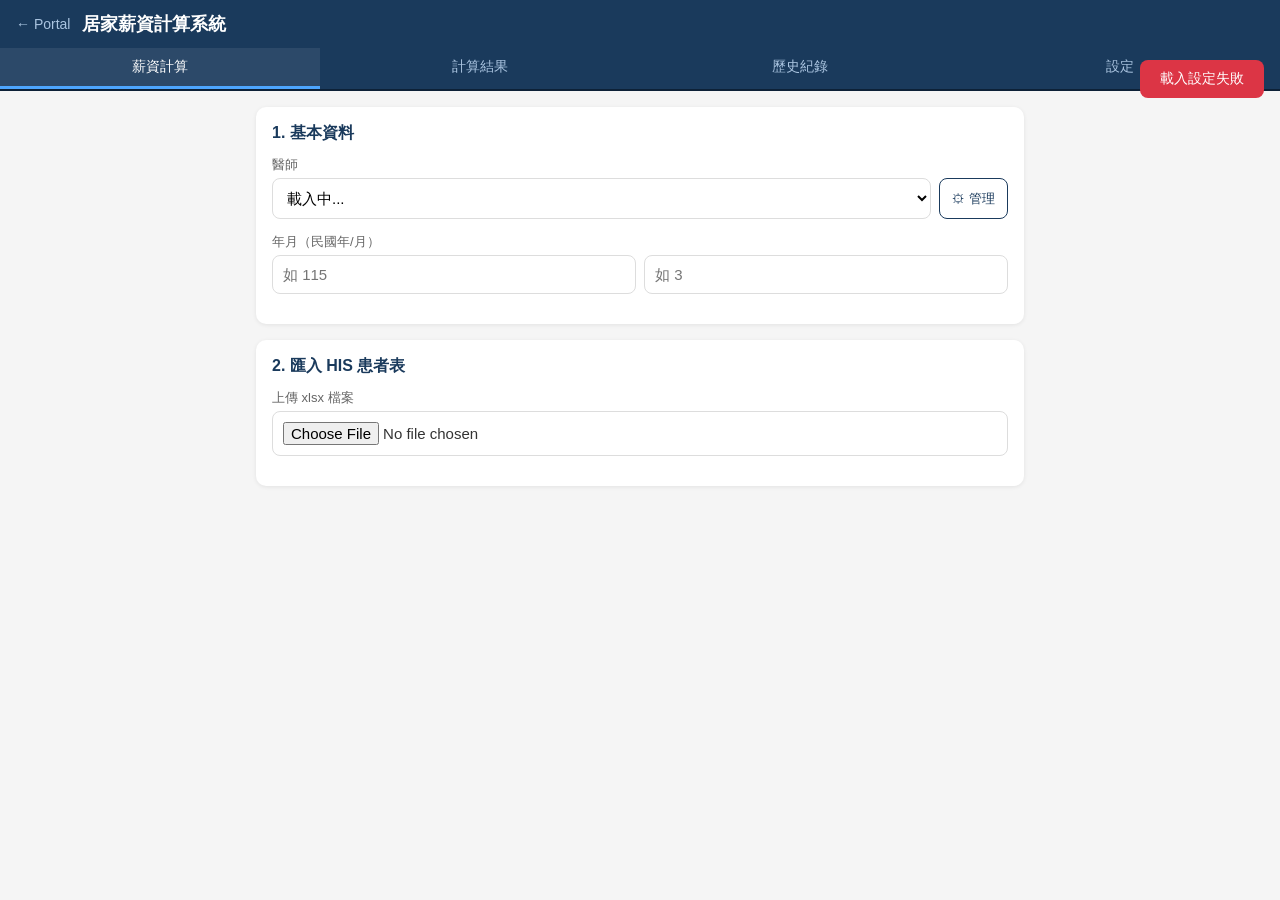
<file: salary/index.html>
<!DOCTYPE html>
<html lang="zh-TW">
<head>
  <meta charset="UTF-8">
  <meta name="viewport" content="width=device-width, initial-scale=1.0">
  <title>居家薪資計算系統</title>
  <script src="https://cdn.sheetjs.com/xlsx-0.20.0/package/dist/xlsx.full.min.js"></script>
  <style>
    * { margin: 0; padding: 0; box-sizing: border-box; }
    body { font-family: -apple-system, BlinkMacSystemFont, 'Segoe UI', sans-serif; background: #f5f5f5; color: #333; }

    .header { background: #1a3a5c; color: #fff; padding: 12px 16px; position: sticky; top: 0; z-index: 100; display: flex; align-items: center; gap: 12px; }
    .header h1 { font-size: 18px; font-weight: 600; flex: 1; }
    .back-btn { color: #aac4e0; text-decoration: none; font-size: 14px; display: flex; align-items: center; gap: 4px; }
    .back-btn:hover { color: #fff; }
    .tabs { display: flex; background: #1a3a5c; border-bottom: 2px solid #0d2137; overflow-x: auto; }
    .tab { flex: 1; min-width: 70px; padding: 10px 8px; text-align: center; color: #aac4e0; font-size: 14px; cursor: pointer; border-bottom: 3px solid transparent; transition: all .2s; white-space: nowrap; }
    .tab.active { color: #fff; border-bottom-color: #4da6ff; background: rgba(255,255,255,.08); }

    .page { display: none; padding: 16px; max-width: 800px; margin: 0 auto; }
    .page.active { display: block; }

    .card { background: #fff; border-radius: 10px; padding: 16px; margin-bottom: 16px; box-shadow: 0 1px 4px rgba(0,0,0,.08); }
    .card h3 { font-size: 16px; margin-bottom: 12px; color: #1a3a5c; }
    .form-group { margin-bottom: 14px; }
    .form-group label { display: block; font-size: 13px; color: #666; margin-bottom: 4px; }
    select, input[type="text"], input[type="number"], input[type="file"] {
      width: 100%; padding: 10px; border: 1px solid #ddd; border-radius: 8px; font-size: 15px; background: #fff;
    }
    select:focus, input:focus { outline: none; border-color: #4da6ff; }

    .btn { display: inline-block; padding: 10px 20px; border: none; border-radius: 8px; font-size: 15px; cursor: pointer; transition: all .2s; }
    .btn-primary { background: #1a3a5c; color: #fff; }
    .btn-primary:hover { background: #2a5a8c; }
    .btn-success { background: #28a745; color: #fff; }
    .btn-success:hover { background: #218838; }
    .btn-danger { background: #dc3545; color: #fff; }
    .btn-sm { padding: 6px 12px; font-size: 13px; }
    .btn-outline { background: transparent; border: 1px solid #1a3a5c; color: #1a3a5c; }
    .btn:disabled { opacity: .5; cursor: not-allowed; }

    .table-wrap { overflow-x: auto; -webkit-overflow-scrolling: touch; }
    table { width: 100%; border-collapse: collapse; font-size: 14px; }
    th, td { padding: 8px 6px; text-align: center; border-bottom: 1px solid #eee; white-space: nowrap; }
    th { background: #f0f4f8; color: #1a3a5c; font-weight: 600; position: sticky; top: 0; }
    tr:hover { background: #f8fbff; }
    .text-right { text-align: right; }
    .text-left { text-align: left; }

    .summary-box { background: #e8f4fd; border-radius: 10px; padding: 16px; margin: 16px 0; }
    .summary-row { display: flex; justify-content: space-between; padding: 6px 0; font-size: 15px; }
    .summary-row.total { font-size: 18px; font-weight: 700; color: #1a3a5c; border-top: 2px solid #1a3a5c; margin-top: 8px; padding-top: 12px; }

    .date-tags { display: flex; flex-wrap: wrap; gap: 6px; margin-top: 6px; }
    .date-tag { padding: 4px 10px; border-radius: 15px; font-size: 13px; cursor: pointer; border: 1px solid #ddd; background: #f8f8f8; transition: all .2s; }
    .date-tag.selected { background: #1a3a5c; color: #fff; border-color: #1a3a5c; }

    .toast { position: fixed; top: 60px; right: 16px; background: #333; color: #fff; padding: 10px 20px; border-radius: 8px; font-size: 14px; z-index: 999; opacity: 0; transition: opacity .3s; pointer-events: none; }
    .toast.show { opacity: 1; }
    .toast.error { background: #dc3545; }

    .loading { text-align: center; padding: 40px; color: #999; }
    .spinner { display: inline-block; width: 30px; height: 30px; border: 3px solid #ddd; border-top-color: #1a3a5c; border-radius: 50%; animation: spin .8s linear infinite; }
    @keyframes spin { to { transform: rotate(360deg); } }

    @media print {
      .header, .tabs, .no-print { display: none !important; }
      .page { display: block !important; max-width: 100%; }
      .card { box-shadow: none; border: 1px solid #ddd; }
      body { background: #fff; }
    }

    .empty-state { text-align: center; padding: 40px 20px; color: #999; }
    .empty-state .icon { font-size: 48px; margin-bottom: 12px; }
  </style>
</head>
<body>

<div class="header">
  <a href="https://vocalpate.github.io/" class="back-btn">&larr; Portal</a>
  <h1>居家薪資計算系統</h1>
</div>

<div class="tabs">
  <div class="tab active" onclick="switchTab('calc')">薪資計算</div>
  <div class="tab" onclick="switchTab('result')">計算結果</div>
  <div class="tab" onclick="switchTab('history')">歷史紀錄</div>
  <div class="tab" onclick="switchTab('settings')">設定</div>
</div>

<!-- 薪資計算頁 -->
<div id="page-calc" class="page active">
  <div class="card">
    <h3>1. 基本資料</h3>
    <div class="form-group">
      <label>醫師</label>
      <div style="display:flex; gap:8px;">
        <select id="doctorSelect" style="flex:1;"><option value="">載入中...</option></select>
        <button class="btn btn-outline btn-sm" onclick="toggleDoctorManager()">⚙ 管理</button>
      </div>
      <div id="doctorManager" style="display:none; margin-top:8px; padding:10px; background:#f7f7f7; border-radius:6px;">
        <div id="doctorListCalc"></div>
        <div style="display:flex; gap:8px; margin-top:8px;">
          <input type="text" id="newDoctorNameCalc" placeholder="輸入醫師姓名" style="flex:1;">
          <button class="btn btn-primary btn-sm" onclick="doAddDoctor('calc')">新增</button>
        </div>
      </div>
    </div>
    <div class="form-group">
      <label>年月（民國年/月）</label>
      <div style="display:flex; gap:8px;">
        <input type="number" id="inputYear" placeholder="如 115" style="flex:1;">
        <input type="number" id="inputMonth" placeholder="如 3" style="flex:1;">
      </div>
    </div>
  </div>

  <div class="card">
    <h3>2. 匯入 HIS 患者表</h3>
    <div class="form-group">
      <label>上傳 xlsx 檔案</label>
      <input type="file" id="fileInput" accept=".xlsx,.xls" onchange="handleFileUpload(this)">
    </div>
    <div id="importStatus" style="display:none; margin-top:8px; padding:10px; border-radius:8px; background:#e8f4fd; font-size:14px;"></div>
  </div>

  <div id="dailySection" style="display:none;">
    <div class="card">
      <h3>3. 每日明細</h3>
      <p style="font-size:13px; color:#666; margin-bottom:12px;">系統已自動統計健保人數，請填寫自費人數與一戶多案（自費人數會併入總人數查薪資表）</p>
      <div class="table-wrap">
        <table id="dailyTable">
          <thead>
            <tr><th>日期</th><th>星期</th><th>健保</th><th>自費</th><th>合計</th><th>查表薪資</th><th>實際薪資</th><th>一戶多案</th></tr>
          </thead>
          <tbody></tbody>
        </table>
      </div>
    </div>

    <button class="btn btn-primary" onclick="doCalculate()" style="width:100%; padding:14px; font-size:16px; margin-top:8px;">
      計算薪資
    </button>
  </div>
</div>

<!-- 計算結果頁 -->
<div id="page-result" class="page">
  <div id="resultContent">
    <div class="empty-state">
      <div class="icon">📊</div>
      <p>尚未計算，請先到「薪資計算」頁匯入資料</p>
    </div>
  </div>
</div>

<!-- 歷史紀錄頁 -->
<div id="page-history" class="page">
  <div class="card">
    <h3>歷史薪資紀錄</h3>
    <div id="historyContent">
      <div class="loading"><div class="spinner"></div><p>載入中...</p></div>
    </div>
  </div>
</div>

<!-- 設定頁 -->
<div id="page-settings" class="page">
  <div class="card">
    <h3>薪資對照表</h3>
    <div class="table-wrap">
      <table id="salaryTableEditor">
        <thead><tr><th>人數</th><th>薪資</th><th></th></tr></thead>
        <tbody></tbody>
      </table>
    </div>
    <button class="btn btn-outline btn-sm" onclick="addSalaryRow()" style="margin-top:8px;">+ 新增列</button>
  </div>

  <div class="card">
    <h3>出勤與車資設定</h3>
    <div class="form-group">
      <label>固定出勤日</label>
      <div style="display:flex; flex-wrap:wrap; gap:8px; margin-top:4px;" id="fixedDayCheckboxes">
        <label style="font-size:15px;"><input type="checkbox" value="0"> 日</label>
        <label style="font-size:15px;"><input type="checkbox" value="1" checked> 一</label>
        <label style="font-size:15px;"><input type="checkbox" value="2"> 二</label>
        <label style="font-size:15px;"><input type="checkbox" value="3"> 三</label>
        <label style="font-size:15px;"><input type="checkbox" value="4" checked> 四</label>
        <label style="font-size:15px;"><input type="checkbox" value="5"> 五</label>
        <label style="font-size:15px;"><input type="checkbox" value="6"> 六</label>
      </div>
    </div>
    <div class="form-group">
      <label>固定出勤日保底薪資</label>
      <input type="number" id="settFixedMin" value="4000">
    </div>
    <div class="form-group">
      <label>一般出勤保底薪資</label>
      <input type="number" id="settGeneralMin" value="2300">
    </div>
    <div class="form-group">
      <label>搭車比例（%）</label>
      <input type="number" id="settRideRatio" value="40" min="0" max="100">
    </div>
    <div class="form-group">
      <label>搭車車資（元/趟）</label>
      <input type="number" id="settRideFare" value="220">
    </div>
    <div class="form-group">
      <label>自騎車資（元/趟）</label>
      <input type="number" id="settBikeFare" value="150">
    </div>
    <button class="btn btn-primary" onclick="saveAllSettings()" style="width:100%;">儲存設定</button>
  </div>

  <div class="card">
    <h3>醫師名單管理</h3>
    <div id="doctorList"></div>
    <div style="display:flex; gap:8px; margin-top:8px;">
      <input type="text" id="newDoctorName" placeholder="輸入醫師姓名" style="flex:1;">
      <button class="btn btn-primary btn-sm" onclick="doAddDoctor('settings')">新增</button>
    </div>
  </div>
</div>

<div class="toast" id="toast"></div>

<script>
// ============================================================
// GAS API 設定（部署後更新此 URL）
// ============================================================
const GAS_URL = 'https://script.google.com/macros/s/AKfycbzCly60T6DNF_sfKkRut2jTQtR7mt6fQhiYoO8SsNYy0q_oQ-ldGLfZHqInXPm4TwU_/exec';

// ============================================================
// API 通訊層
// ============================================================
async function gasGet(action, params = {}) {
  const url = new URL(GAS_URL);
  url.searchParams.set('action', action);
  for (const [k, v] of Object.entries(params)) {
    url.searchParams.set(k, v);
  }
  const res = await fetch(url.toString(), { redirect: 'follow' });
  return res.json();
}

async function gasPost(action, data) {
  const res = await fetch(GAS_URL, {
    method: 'POST',
    redirect: 'follow',
    headers: { 'Content-Type': 'text/plain' },
    body: JSON.stringify({ action, ...data })
  });
  return res.json();
}

// ============================================================
// 全域變數
// ============================================================
let currentSettings = null;
let dailyData = [];
let lastResult = null;
const dayNames = ['日', '一', '二', '三', '四', '五', '六'];

// ============================================================
// 頁面切換
// ============================================================
function switchTab(name) {
  document.querySelectorAll('.tab').forEach(t => {
    t.classList.toggle('active', t.textContent.includes(
      name === 'calc' ? '薪資計算' : name === 'result' ? '計算結果' : name === 'history' ? '歷史紀錄' : '設定'
    ));
  });
  document.querySelectorAll('.page').forEach(p => p.classList.remove('active'));
  document.getElementById('page-' + name).classList.add('active');

  if (name === 'history') loadHistory();
  if (name === 'settings') loadSettings();
}

// ============================================================
// Toast 提示
// ============================================================
function showToast(msg, isError) {
  const t = document.getElementById('toast');
  t.textContent = msg;
  t.className = 'toast show' + (isError ? ' error' : '');
  setTimeout(() => t.className = 'toast', 2500);
}

// ============================================================
// 初始化
// ============================================================
window.onload = function() {
  loadDoctors();
  loadSettingsCache();
};

async function loadDoctors() {
  try {
    const list = await gasGet('getDoctors');
    const sel = document.getElementById('doctorSelect');
    sel.innerHTML = '<option value="">-- 選擇醫師 --</option>';
    (list || []).forEach(name => {
      sel.innerHTML += '<option value="' + name + '">' + name + '</option>';
    });
  } catch (err) {
    showToast('載入醫師失敗', true);
  }
}

async function loadSettingsCache() {
  try {
    const s = await gasGet('getSettings');
    currentSettings = s;
    if (s) {
      document.getElementById('settFixedMin').value = s.fixedDayMinSalary;
      document.getElementById('settGeneralMin').value = s.generalMinSalary;
      document.getElementById('settRideRatio').value = s.fareRideRatio != null ? s.fareRideRatio : 40;
      document.getElementById('settRideFare').value = s.fareRidePerTrip || s.carFarePerTrip || 220;
      document.getElementById('settBikeFare').value = s.fareBikePerTrip || 150;
    }
  } catch (err) {
    showToast('載入設定失敗', true);
  }
}

// ============================================================
// 醫師管理
// ============================================================
async function toggleDoctorManager() {
  const panel = document.getElementById('doctorManager');
  const showing = panel.style.display !== 'none';
  panel.style.display = showing ? 'none' : 'block';
  if (!showing) {
    try {
      const list = await gasGet('getDoctors');
      renderAllDoctorLists(list);
    } catch (err) {
      showToast('載入醫師清單失敗', true);
    }
  }
}

async function doAddDoctor(source) {
  const inputId = source === 'calc' ? 'newDoctorNameCalc' : 'newDoctorName';
  const input = document.getElementById(inputId);
  const name = input.value.trim();
  if (!name) return;
  try {
    const list = await gasPost('addDoctor', { name });
    await loadDoctors();
    renderAllDoctorLists(list);
    input.value = '';
    showToast('已新增醫師：' + name);
  } catch (err) {
    showToast('新增失敗', true);
  }
}

// 同時把醫師清單畫到「設定頁」與「計算頁管理面板」兩邊（哪邊不存在會跳過）
function renderAllDoctorLists(list) {
  ['doctorList', 'doctorListCalc'].forEach(id => renderDoctorList(list, id));
}

function renderDoctorList(list, containerId) {
  const el = document.getElementById(containerId || 'doctorList');
  if (!el) return;
  if (!list || list.length === 0) { el.innerHTML = '<p style="color:#999;">尚無醫師</p>'; return; }
  el.innerHTML = list.map(n =>
    '<div style="display:flex;justify-content:space-between;align-items:center;padding:8px 0;border-bottom:1px solid #eee;">' +
    '<span>' + n + '</span>' +
    '<button class="btn btn-danger btn-sm" onclick="doDeleteDoctor(\'' + n + '\')">刪除</button>' +
    '</div>'
  ).join('');
}

async function doDeleteDoctor(name) {
  if (!confirm('確定刪除醫師「' + name + '」？')) return;
  try {
    const list = await gasPost('deleteDoctor', { name });
    await loadDoctors();
    renderAllDoctorLists(list);
    showToast('已刪除');
  } catch (err) {
    showToast('刪除失敗', true);
  }
}

// ============================================================
// 檔案匯入解析
// ============================================================
function handleFileUpload(input) {
  const file = input.files[0];
  if (!file) return;
  const reader = new FileReader();
  reader.onload = function(e) {
    try {
      const data = new Uint8Array(e.target.result);
      const wb = XLSX.read(data, { type: 'array' });
      const ws = wb.Sheets[wb.SheetNames[0]];
      const rows = XLSX.utils.sheet_to_json(ws, { header: 1 });
      parseHISData(rows);
    } catch (err) {
      showToast('檔案解析失敗：' + err.message, true);
    }
  };
  reader.readAsArrayBuffer(file);
}

function parseHISData(rows) {
  let dateColIndex = 0;
  let startRow = 0;
  for (let i = 0; i < Math.min(rows.length, 10); i++) {
    const row = rows[i];
    if (!row) continue;
    for (let j = 0; j < row.length; j++) {
      if (row[j] && String(row[j]).includes('門診日期')) {
        dateColIndex = j;
        startRow = i + 1;
        break;
      }
    }
    if (startRow > 0) break;
  }

  const dateCount = {};
  for (let i = startRow; i < rows.length; i++) {
    const row = rows[i];
    if (!row || !row[dateColIndex]) continue;
    const dateStr = String(row[dateColIndex]).trim();
    if (!dateStr || dateStr.length < 5) continue;
    if (!dateCount[dateStr]) dateCount[dateStr] = 0;
    dateCount[dateStr]++;
  }

  const dates = Object.keys(dateCount).sort();
  if (dates.length === 0) {
    showToast('找不到門診日期資料', true);
    return;
  }

  const firstDate = dates[0];
  const parts = firstDate.split('/');
  if (parts.length >= 2) {
    document.getElementById('inputYear').value = parts[0];
    document.getElementById('inputMonth').value = parseInt(parts[1]);
  }

  dailyData = dates.map(d => {
    const p = d.split('/');
    const rocYear = parseInt(p[0]);
    const month = parseInt(p[1]);
    const day = parseInt(p[2]);
    const adYear = rocYear + 1911;
    const dateObj = new Date(adYear, month - 1, day);
    const dow = dateObj.getDay();

    return { date: d, day: day, dayOfWeek: dow, count: dateCount[d], selfPayCount: 0, multiHousehold: 0 };
  });

  document.getElementById('importStatus').style.display = 'block';
  document.getElementById('importStatus').innerHTML =
    '✅ 匯入成功！共 <b>' + dates.length + '</b> 天，<b>' +
    Object.values(dateCount).reduce((a, b) => a + b, 0) + '</b> 人次';
  document.getElementById('dailySection').style.display = 'block';

  renderDailyTable();
}

// ============================================================
// 每日明細表格
// ============================================================
function renderDailyTable() {
  if (!currentSettings) {
    setTimeout(renderDailyTable, 500);
    return;
  }

  const tbody = document.querySelector('#dailyTable tbody');
  const maxInTable = Math.max(...Object.keys(currentSettings.salaryTable).map(Number));

  tbody.innerHTML = dailyData.map((d, i) => {
    const totalCount = d.count + (d.selfPayCount || 0);
    const lookupCount = Math.min(totalCount, maxInTable);
    const tableSalary = currentSettings.salaryTable[lookupCount] || 0;
    const isFixed = currentSettings.fixedDays.includes(d.dayOfWeek);
    const minSalary = isFixed ? currentSettings.fixedDayMinSalary : currentSettings.generalMinSalary;
    const actualSalary = Math.max(tableSalary, minSalary);
    const highlight = actualSalary > tableSalary ? ' style="color:#e67e22;font-weight:600;" title="保底薪資"' : '';

    return '<tr>' +
      '<td>' + d.day + '日</td>' +
      '<td>週' + dayNames[d.dayOfWeek] + (isFixed ? ' ⭐' : '') + '</td>' +
      '<td>' + d.count + '</td>' +
      '<td><input type="number" min="0" value="' + (d.selfPayCount || 0) + '" style="width:50px;text-align:center;padding:4px;" onchange="dailyData[' + i + '].selfPayCount=parseInt(this.value)||0; renderDailyTable();"></td>' +
      '<td style="font-weight:600;">' + totalCount + '</td>' +
      '<td>' + tableSalary.toLocaleString() + '</td>' +
      '<td' + highlight + '>' + actualSalary.toLocaleString() + '</td>' +
      '<td><input type="number" min="0" value="' + d.multiHousehold + '" style="width:50px;text-align:center;padding:4px;" onchange="dailyData[' + i + '].multiHousehold=parseInt(this.value)||0"></td>' +
      '</tr>';
  }).join('');
}

// ============================================================
// 計算薪資
// ============================================================
async function doCalculate() {
  const doctor = document.getElementById('doctorSelect').value;
  const year = document.getElementById('inputYear').value;
  const month = document.getElementById('inputMonth').value;

  if (!doctor) { showToast('請選擇醫師'); return; }
  if (!year || !month) { showToast('請填入年月'); return; }
  if (dailyData.length === 0) { showToast('請先匯入患者表'); return; }

  const yearMonth = year + '/' + String(month).padStart(2, '0');
  const result = calculateLocal(doctor, yearMonth);
  lastResult = result;
  renderResult(result);
  switchTab('result');

  // 算完自動上傳 Google Sheet，跨電腦才看得到
  try {
    await gasPost('saveSalaryRecord', { data: lastResult });
    showToast('計算完成並已自動儲存');
  } catch (err) {
    showToast('計算完成，但自動儲存失敗：' + err.message + '（可按「重新儲存」手動補存）', true);
  }
}

function calculateLocal(doctor, yearMonth) {
  const s = currentSettings;
  const maxInTable = Math.max(...Object.keys(s.salaryTable).map(Number));

  let totalSalary = 0, totalPatients = 0, totalSelfPayCount = 0, totalMultiHousehold = 0;
  const details = [];

  dailyData.forEach(d => {
    const selfPayCount = d.selfPayCount || 0;
    const totalCount = d.count + selfPayCount;
    const lookupCount = Math.min(totalCount, maxInTable);
    const tableSalary = totalCount > maxInTable ? s.salaryTable[maxInTable] : (s.salaryTable[lookupCount] || 0);
    const isFixed = s.fixedDays.includes(d.dayOfWeek);
    const minSalary = isFixed ? s.fixedDayMinSalary : s.generalMinSalary;
    const actualSalary = Math.max(tableSalary, minSalary);

    totalSalary += actualSalary;
    totalPatients += totalCount;
    totalSelfPayCount += selfPayCount;
    totalMultiHousehold += (d.multiHousehold || 0);

    details.push({
      date: d.date, day: d.day, dayOfWeek: d.dayOfWeek,
      dayOfWeekName: dayNames[d.dayOfWeek],
      count: totalCount, insuredCount: d.count, selfPayCount,
      tableSalary, isFixedDay: isFixed,
      minSalary, actualSalary, multiHousehold: d.multiHousehold || 0
    });
  });

  const totalDays = dailyData.length;
  const totalTrips = totalDays + totalPatients - totalMultiHousehold;
  const rideRatio = (s.fareRideRatio != null ? s.fareRideRatio : 40) / 100;
  const rideTrips = Math.round(totalTrips * rideRatio);
  const bikeTrips = totalTrips - rideTrips;
  const rideFare = s.fareRidePerTrip || s.carFarePerTrip || 220;
  const bikeFare = s.fareBikePerTrip || 150;
  const totalCarFare = rideTrips * rideFare + bikeTrips * bikeFare;

  return {
    doctor, yearMonth, details,
    summary: {
      totalDays, totalPatients, totalSelfPayCount, totalMultiHousehold,
      totalSalary,
      totalTrips, rideTrips, bikeTrips, rideFare, bikeFare, totalCarFare,
      rideRatioPct: Math.round(rideRatio * 100), bikeRatioPct: 100 - Math.round(rideRatio * 100),
      grandTotal: totalSalary + totalCarFare
    }
  };
}

// ============================================================
// 顯示結果
// ============================================================
function renderResult(r) {
  const el = document.getElementById('resultContent');
  const s = r.summary;

  let html = '<div class="card">' +
    '<h3>' + r.yearMonth + ' — ' + r.doctor + ' 醫師薪資</h3>' +
    '<div class="table-wrap"><table>' +
    '<thead><tr><th>日期</th><th>星期</th><th>健保</th><th>自費</th><th>合計</th><th>薪資</th><th>多案</th><th>備註</th></tr></thead><tbody>';

  r.details.forEach(d => {
    const note = d.tableSalary < d.minSalary ? '保底' : '';
    const insured = d.insuredCount != null ? d.insuredCount : d.count;
    const sp = d.selfPayCount || 0;

    html += '<tr>' +
      '<td>' + d.day + '日</td>' +
      '<td>週' + d.dayOfWeekName + (d.isFixedDay ? '⭐' : '') + '</td>' +
      '<td>' + insured + '</td>' +
      '<td>' + (sp || '') + '</td>' +
      '<td style="font-weight:600;">' + d.count + '</td>' +
      '<td>' + d.actualSalary.toLocaleString() + '</td>' +
      '<td>' + (d.multiHousehold || '') + '</td>' +
      '<td class="text-left" style="font-size:12px;">' + note + '</td>' +
      '</tr>';
  });

  html += '</tbody></table></div></div>';

  html += '<div class="summary-box">' +
    '<div class="summary-row"><span>出勤天數</span><span>' + s.totalDays + ' 天</span></div>' +
    '<div class="summary-row"><span>總人數（含自費 ' + (s.totalSelfPayCount || 0) + ' 人）</span><span>' + s.totalPatients + ' 人</span></div>' +
    '<div class="summary-row"><span>一戶多案扣除</span><span>-' + s.totalMultiHousehold + ' 趟</span></div>' +
    '<div class="summary-row"><span>看診薪資</span><span>$' + s.totalSalary.toLocaleString() + '</span></div>' +
    '<div class="summary-row"><span>車資（搭車 ' + s.rideRatioPct + '% · ' + s.rideTrips + ' 趟×$' + s.rideFare + ' + 自騎 ' + s.bikeRatioPct + '% · ' + s.bikeTrips + ' 趟×$' + s.bikeFare + '）</span><span>$' + s.totalCarFare.toLocaleString() + '</span></div>' +
    '<div class="summary-row total"><span>合計</span><span>$' + s.grandTotal.toLocaleString() + '</span></div>' +
    '</div>';

  html += '<div class="no-print" style="display:flex; gap:8px; flex-wrap:wrap;">' +
    '<button class="btn btn-success" onclick="doSaveRecord()" style="flex:1;">重新儲存</button>' +
    '<button class="btn btn-primary" onclick="window.print()" style="flex:1;">列印</button>' +
    '<button class="btn btn-outline" onclick="exportExcel()" style="flex:1;">匯出 Excel</button>' +
    '</div>';

  el.innerHTML = html;
}

// ============================================================
// 儲存紀錄
// ============================================================
async function doSaveRecord() {
  if (!lastResult) return;
  try {
    const res = await gasPost('saveSalaryRecord', { data: lastResult });
    showToast(res.result || '已儲存');
  } catch (err) {
    showToast('儲存失敗：' + err.message, true);
  }
}

// ============================================================
// 匯出 Excel
// ============================================================
function exportExcel() {
  if (!lastResult) return;
  const r = lastResult;
  const s = r.summary;

  const wb = XLSX.utils.book_new();
  const wsData = [
    [r.yearMonth + ' ' + r.doctor + ' 醫師薪資明細'],
    [],
    ['日期', '星期', '健保', '自費', '合計', '查表薪資', '實際薪資', '一戶多案', '備註']
  ];

  r.details.forEach(d => {
    const note = d.isFixedDay && d.tableSalary < d.minSalary ? '固定出勤保底' :
                 !d.isFixedDay && d.tableSalary < d.minSalary ? '一般出勤保底' : '';
    const insured = d.insuredCount != null ? d.insuredCount : d.count;
    wsData.push([d.date, '週' + d.dayOfWeekName, insured, d.selfPayCount || 0, d.count, d.tableSalary, d.actualSalary, d.multiHousehold || 0, note]);
  });

  wsData.push([]);
  wsData.push(['', '', '', '', '', '', '出勤天數', s.totalDays]);
  wsData.push(['', '', '', '', '', '', '總人數', s.totalPatients]);
  wsData.push(['', '', '', '', '', '', '自費人數', s.totalSelfPayCount || 0]);
  wsData.push(['', '', '', '', '', '', '一戶多案扣除', s.totalMultiHousehold]);
  wsData.push(['', '', '', '', '', '', '看診薪資', s.totalSalary]);
  wsData.push(['', '', '', '', '', '', '車資', s.totalCarFare]);
  wsData.push(['', '', '', '', '', '', '合計', s.grandTotal]);

  const ws = XLSX.utils.aoa_to_sheet(wsData);
  ws['!cols'] = [{ wch: 12 }, { wch: 8 }, { wch: 6 }, { wch: 6 }, { wch: 6 }, { wch: 10 }, { wch: 10 }, { wch: 10 }, { wch: 16 }];
  XLSX.utils.book_append_sheet(wb, ws, '薪資明細');

  XLSX.writeFile(wb, r.yearMonth.replace('/', '') + '_' + r.doctor + '_薪資.xlsx');
  showToast('已匯出 Excel');
}

// ============================================================
// 歷史紀錄
// ============================================================
async function loadHistory() {
  const el = document.getElementById('historyContent');
  el.innerHTML = '<div class="loading"><div class="spinner"></div></div>';

  try {
    const records = await gasGet('getHistory');
    if (!records || records.length === 0) {
      el.innerHTML = '<div class="empty-state"><div class="icon">📋</div><p>尚無歷史紀錄</p></div>';
      return;
    }
    let html = '<div class="table-wrap"><table>' +
      '<thead><tr><th>年月</th><th>醫師</th><th>天數</th><th>人數</th><th>看診</th><th>車資</th><th>合計</th></tr></thead><tbody>';
    records.forEach(r => {
      html += '<tr style="cursor:pointer;" onclick="viewHistoryDetail(\'' + r.yearMonth + '\',\'' + r.doctor + '\')">' +
        '<td>' + r.yearMonth + '</td><td>' + r.doctor + '</td><td>' + r.totalDays + '</td><td>' + r.totalPatients + '</td>' +
        '<td>$' + (r.totalSalary || 0).toLocaleString() + '</td>' +
        '<td>$' + (r.totalCarFare || 0).toLocaleString() + '</td><td style="font-weight:700;">$' + (r.grandTotal || 0).toLocaleString() + '</td></tr>';
    });
    html += '</tbody></table></div>';
    el.innerHTML = html;
  } catch (err) {
    el.innerHTML = '<p style="color:#dc3545;">載入失敗：' + err.message + '</p>';
  }
}

async function viewHistoryDetail(yearMonth, doctor) {
  try {
    const details = await gasGet('getHistoryDetail', { yearMonth, doctor });
    if (!details || details.length === 0) { showToast('查無明細'); return; }
    let html = '<h3 style="margin-bottom:12px;">' + yearMonth + ' ' + doctor + ' 明細</h3>' +
      '<div class="table-wrap"><table>' +
      '<thead><tr><th>日期</th><th>星期</th><th>人數</th><th>查表</th><th>實際</th><th>多案</th><th>備註</th></tr></thead><tbody>';
    details.forEach(d => {
      html += '<tr><td>' + d.date + '</td><td>' + d.dayOfWeekName + '</td><td>' + d.count + '</td>' +
        '<td>' + (d.tableSalary || 0).toLocaleString() + '</td><td>' + (d.actualSalary || 0).toLocaleString() + '</td>' +
        '<td>' + (d.multiHousehold || '') + '</td><td class="text-left">' + (d.note || '') + '</td></tr>';
    });
    html += '</tbody></table></div>' +
      '<button class="btn btn-outline" onclick="loadHistory()" style="margin-top:12px;">← 返回列表</button>';
    document.getElementById('historyContent').innerHTML = html;
  } catch (err) {
    showToast('載入明細失敗', true);
  }
}

// ============================================================
// 設定頁
// ============================================================
async function loadSettings() {
  try {
    const s = await gasGet('getSettings');
    if (!s) return;
    currentSettings = s;

    const tbody = document.querySelector('#salaryTableEditor tbody');
    tbody.innerHTML = '';
    const keys = Object.keys(s.salaryTable).sort((a, b) => Number(a) - Number(b));
    keys.forEach(k => addSalaryRowWithData(k, s.salaryTable[k]));

    document.querySelectorAll('#fixedDayCheckboxes input').forEach(cb => {
      cb.checked = s.fixedDays.includes(parseInt(cb.value));
    });

    document.getElementById('settFixedMin').value = s.fixedDayMinSalary;
    document.getElementById('settGeneralMin').value = s.generalMinSalary;
    document.getElementById('settRideRatio').value = s.fareRideRatio != null ? s.fareRideRatio : 40;
    document.getElementById('settRideFare').value = s.fareRidePerTrip || s.carFarePerTrip || 220;
    document.getElementById('settBikeFare').value = s.fareBikePerTrip || 150;

    const doctors = await gasGet('getDoctors');
    renderAllDoctorLists(doctors);
  } catch (err) {
    showToast('載入設定失敗', true);
  }
}

function addSalaryRowWithData(count, salary) {
  const tbody = document.querySelector('#salaryTableEditor tbody');
  const tr = document.createElement('tr');
  tr.innerHTML =
    '<td><input type="number" class="st-count" value="' + count + '" style="width:60px;text-align:center;padding:4px;"></td>' +
    '<td><input type="number" class="st-salary" value="' + salary + '" style="width:100px;text-align:center;padding:4px;"></td>' +
    '<td><button class="btn btn-danger btn-sm" onclick="this.closest(\'tr\').remove()">✕</button></td>';
  tbody.appendChild(tr);
}

function addSalaryRow() {
  addSalaryRowWithData('', '');
}

async function saveAllSettings() {
  const salaryTable = {};
  document.querySelectorAll('#salaryTableEditor tbody tr').forEach(tr => {
    const count = parseInt(tr.querySelector('.st-count').value);
    const salary = parseInt(tr.querySelector('.st-salary').value);
    if (!isNaN(count) && !isNaN(salary)) salaryTable[count] = salary;
  });

  const fixedDays = [];
  document.querySelectorAll('#fixedDayCheckboxes input:checked').forEach(cb => {
    fixedDays.push(parseInt(cb.value));
  });

  const data = {
    salaryTable,
    fixedDays,
    fixedDayMinSalary: parseInt(document.getElementById('settFixedMin').value) || 4000,
    generalMinSalary: parseInt(document.getElementById('settGeneralMin').value) || 2300,
    fareRideRatio: parseInt(document.getElementById('settRideRatio').value) || 40,
    fareRidePerTrip: parseInt(document.getElementById('settRideFare').value) || 220,
    fareBikePerTrip: parseInt(document.getElementById('settBikeFare').value) || 150
  };

  try {
    const res = await gasPost('saveSettings', { data });
    currentSettings = data;
    showToast(res.result || '已儲存');
  } catch (err) {
    showToast('儲存失敗：' + err.message, true);
  }
}
</script>

</body>
</html>
</file>
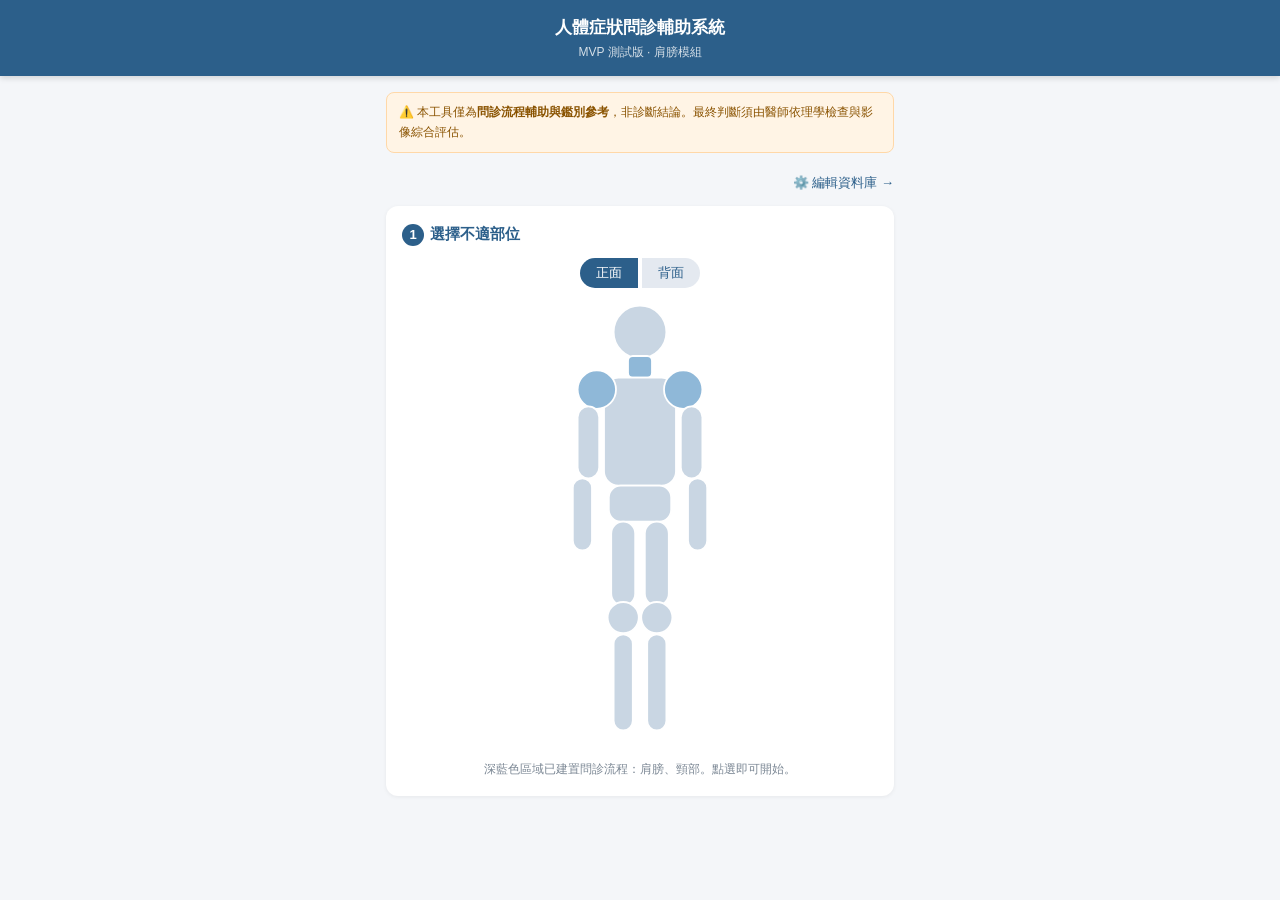
<file: symptom/index.html>
<!DOCTYPE html>
<html lang="zh-Hant">
<head>
<meta charset="UTF-8">
<meta name="viewport" content="width=device-width, initial-scale=1.0, maximum-scale=1.0, user-scalable=no">
<title>人體症狀問診輔助系統（MVP）</title>
<style>
  /* ===== 基本樣式：手機優先 ===== */
  * { box-sizing: border-box; -webkit-tap-highlight-color: transparent; }
  body {
    margin: 0; font-family: -apple-system, "PingFang TC", "Microsoft JhengHei", sans-serif;
    background: #f4f6f9; color: #1f2933; line-height: 1.6;
  }
  header {
    background: #2c5f8a; color: #fff; padding: 14px 16px; text-align: center;
    position: sticky; top: 0; z-index: 10; box-shadow: 0 2px 6px rgba(0,0,0,.15);
  }
  header h1 { font-size: 17px; margin: 0; }
  header .sub { font-size: 12px; opacity: .8; margin-top: 2px; }
  .wrap { max-width: 540px; margin: 0 auto; padding: 16px; }

  /* 免責聲明 */
  .disclaimer {
    background: #fff4e5; border: 1px solid #ffd8a8; color: #8a5300;
    font-size: 12px; padding: 10px 12px; border-radius: 8px; margin-bottom: 16px;
  }

  /* 步驟卡片 */
  .card {
    background: #fff; border-radius: 12px; padding: 16px; margin-bottom: 16px;
    box-shadow: 0 1px 4px rgba(0,0,0,.06);
  }
  .card h2 { font-size: 15px; margin: 0 0 12px; color: #2c5f8a; }
  .step-num {
    display: inline-block; background: #2c5f8a; color: #fff; width: 22px; height: 22px;
    border-radius: 50%; text-align: center; line-height: 22px; font-size: 13px; margin-right: 6px;
  }

  /* 人體圖切換 */
  .body-toggle { text-align: center; margin-bottom: 8px; }
  .body-toggle button {
    background: #e4e9f0; border: none; padding: 6px 16px; font-size: 13px; cursor: pointer;
    color: #2c5f8a;
  }
  .body-toggle button:first-child { border-radius: 16px 0 0 16px; }
  .body-toggle button:last-child { border-radius: 0 16px 16px 0; }
  .body-toggle button.active { background: #2c5f8a; color: #fff; }

  .body-svg { display: block; margin: 0 auto; max-width: 240px; }
  .body-svg .region { fill: #c9d6e3; stroke: #fff; stroke-width: 1.5; cursor: pointer; transition: fill .15s; }
  .body-svg .region:hover, .body-svg .region.sel { fill: #2c5f8a; }
  .body-svg .region.ready { fill: #8fb8d8; }
  .hint { font-size: 12px; color: #7b8794; text-align: center; margin-top: 8px; }

  /* 選項按鈕 */
  .opts { display: flex; flex-wrap: wrap; gap: 8px; }
  .opt {
    border: 1.5px solid #cbd5e0; background: #fff; border-radius: 20px;
    padding: 8px 14px; font-size: 14px; cursor: pointer; color: #334;
  }
  .opt.on { background: #2c5f8a; color: #fff; border-color: #2c5f8a; }
  .q-block { margin-bottom: 18px; }
  .q-block .q-title { font-size: 14px; font-weight: 600; margin-bottom: 8px; }
  .free-input {
    width: 100%; margin-top: 8px; padding: 8px 10px; border: 1px solid #cbd5e0;
    border-radius: 8px; font-size: 14px;
  }

  .btn-primary {
    display: block; width: 100%; background: #2c5f8a; color: #fff; border: none;
    padding: 14px; font-size: 16px; border-radius: 10px; cursor: pointer; margin-top: 8px;
  }
  .btn-secondary {
    display: block; width: 100%; background: #fff; color: #2c5f8a; border: 1.5px solid #2c5f8a;
    padding: 12px; font-size: 14px; border-radius: 10px; cursor: pointer; margin-top: 10px;
  }

  /* 結果 */
  .result-item {
    border-left: 4px solid #2c5f8a; background: #f0f5fa; padding: 12px;
    border-radius: 0 8px 8px 0; margin-bottom: 10px;
  }
  .result-item .dx { font-size: 15px; font-weight: 700; color: #2c5f8a; }
  .result-item .score { float: right; font-size: 12px; color: #7b8794; }
  .result-item .why { font-size: 13px; color: #52606d; margin-top: 6px; }
  .result-item.top { border-left-color: #d9480f; background: #fff4ee; }
  .result-item.top .dx { color: #d9480f; }

  .hidden { display: none; }
  .summary-tag { display:inline-block; background:#e4e9f0; border-radius:6px; padding:2px 8px; font-size:12px; margin:2px; }
</style>
</head>
<body>
<header>
  <h1>人體症狀問診輔助系統</h1>
  <div class="sub">MVP 測試版 · 肩膀模組</div>
</header>

<div class="wrap">
  <div class="disclaimer">
    ⚠️ 本工具僅為<b>問診流程輔助與鑑別參考</b>，非診斷結論。最終判斷須由醫師依理學檢查與影像綜合評估。
  </div>
  <div style="text-align:right;margin-bottom:12px;">
    <a href="editor.html" style="font-size:13px;color:#2c5f8a;text-decoration:none;">⚙️ 編輯資料庫 →</a>
  </div>

  <!-- 步驟 1：選部位 -->
  <div class="card" id="card-body">
    <h2><span class="step-num">1</span>選擇不適部位</h2>
    <div class="body-toggle">
      <button id="btn-front" class="active" onclick="switchView('front')">正面</button>
      <button id="btn-back" onclick="switchView('back')">背面</button>
    </div>
    <!-- 正面人體 -->
    <svg id="svg-front" class="body-svg" viewBox="0 0 200 380" xmlns="http://www.w3.org/2000/svg">
      <!-- 頭 -->
      <circle class="region" data-part="head" cx="100" cy="30" r="22"/>
      <!-- 頸 -->
      <rect class="region" data-part="neck" x="90" y="50" width="20" height="18" rx="4"/>
      <!-- 軀幹 -->
      <rect class="region" data-part="trunk" x="70" y="68" width="60" height="90" rx="12"/>
      <!-- 左右肩 (ready) -->
      <circle class="region ready" data-part="shoulder" cx="64" cy="78" r="16"/>
      <circle class="region ready" data-part="shoulder" cx="136" cy="78" r="16"/>
      <!-- 上臂 -->
      <rect class="region" data-part="upperarm" x="48" y="92" width="18" height="60" rx="9"/>
      <rect class="region" data-part="upperarm" x="134" y="92" width="18" height="60" rx="9"/>
      <!-- 前臂/手 -->
      <rect class="region" data-part="forearm" x="44" y="152" width="16" height="60" rx="8"/>
      <rect class="region" data-part="forearm" x="140" y="152" width="16" height="60" rx="8"/>
      <!-- 髖 -->
      <rect class="region" data-part="hip" x="74" y="158" width="52" height="30" rx="10"/>
      <!-- 大腿 -->
      <rect class="region" data-part="thigh" x="76" y="188" width="20" height="70" rx="10"/>
      <rect class="region" data-part="thigh" x="104" y="188" width="20" height="70" rx="10"/>
      <!-- 膝 -->
      <circle class="region" data-part="knee" cx="86" cy="268" r="13"/>
      <circle class="region" data-part="knee" cx="114" cy="268" r="13"/>
      <!-- 小腿/腳 -->
      <rect class="region" data-part="leg" x="78" y="282" width="16" height="80" rx="8"/>
      <rect class="region" data-part="leg" x="106" y="282" width="16" height="80" rx="8"/>
    </svg>
    <!-- 背面人體 -->
    <svg id="svg-back" class="body-svg hidden" viewBox="0 0 200 380" xmlns="http://www.w3.org/2000/svg">
      <circle class="region" data-part="head" cx="100" cy="30" r="22"/>
      <rect class="region" data-part="neck" x="90" y="50" width="20" height="18" rx="4"/>
      <rect class="region ready" data-part="shoulder" x="62" y="66" width="76" height="26" rx="10"/>
      <rect class="region" data-part="upperback" x="72" y="92" width="56" height="40" rx="8"/>
      <rect class="region" data-part="lowback" x="76" y="132" width="48" height="40" rx="8"/>
      <rect class="region" data-part="buttock" x="74" y="172" width="52" height="30" rx="10"/>
      <rect class="region" data-part="thigh" x="76" y="202" width="20" height="60" rx="10"/>
      <rect class="region" data-part="thigh" x="104" y="202" width="20" height="60" rx="10"/>
      <rect class="region" data-part="calf" x="78" y="270" width="16" height="80" rx="8"/>
      <rect class="region" data-part="calf" x="106" y="270" width="16" height="80" rx="8"/>
    </svg>
    <div class="hint" id="part-hint">深藍色區域已建置問診流程，請點選「肩膀」開始</div>
  </div>

  <!-- 步驟 2 & 3：問診（動態產生） -->
  <div class="card hidden" id="card-questions">
    <h2><span class="step-num">2</span><span id="part-name"></span>問診</h2>
    <div id="questions"></div>
    <button class="btn-primary" onclick="analyze()">產生鑑別參考 →</button>
  </div>

  <!-- 結果 -->
  <div class="card hidden" id="card-result">
    <h2><span class="step-num">3</span>鑑別參考結果</h2>
    <div id="result-summary" style="font-size:13px;color:#52606d;margin-bottom:12px;"></div>
    <div id="result-list"></div>
    <button class="btn-secondary" onclick="resetAll()">↺ 重新問診</button>
  </div>
</div>

<script src="database.js"></script>
<script>
/* =========================================================
   問診題庫改由 database.js 提供（單一真實來源）。
   若醫師曾用 editor.html 編輯，會優先讀取裝置內 localStorage 的版本。
========================================================= */
let PARTS = window.SYMPTOM_DB || {};
try { var _saved = localStorage.getItem('symptomDB'); if(_saved){ PARTS = JSON.parse(_saved); } } catch(e){}

let currentPart = null;
const answers = {};   // {qid: [選到的值...]}

/* ===== 人體圖事件 ===== */
function switchView(v){
  document.getElementById('svg-front').classList.toggle('hidden', v!=='front');
  document.getElementById('svg-back').classList.toggle('hidden', v!=='back');
  document.getElementById('btn-front').classList.toggle('active', v==='front');
  document.getElementById('btn-back').classList.toggle('active', v==='back');
}
document.querySelectorAll('.region').forEach(el=>{
  el.addEventListener('click', ()=>{
    const part = el.getAttribute('data-part');
    if(!PARTS[part]){
      document.getElementById('part-hint').textContent = "「" + partLabel(part) + "」尚未建置問診流程（之後會陸續加入）";
      return;
    }
    document.querySelectorAll('.region').forEach(r=>r.classList.remove('sel'));
    document.querySelectorAll('[data-part="'+part+'"]').forEach(r=>r.classList.add('sel'));
    startPart(part);
  });
});
/* 依資料庫內容，自動把已建置的部位標成可點（淺藍），並更新提示 */
(function markReady(){
  const done = Object.keys(PARTS);
  document.querySelectorAll('.region').forEach(r=>{
    r.classList.toggle('ready', done.includes(r.getAttribute('data-part')));
  });
  const names = done.map(p=>(PARTS[p].name||p)).join('、');
  const h = document.getElementById('part-hint');
  if(h) h.textContent = '深藍色區域已建置問診流程：' + names + '。點選即可開始。';
})();
function partLabel(p){
  const m={head:"頭部",neck:"頸部",trunk:"軀幹/胸腹",upperarm:"上臂",forearm:"前臂/手",
    hip:"髖部",thigh:"大腿",knee:"膝蓋",leg:"小腿/腳",upperback:"上背",lowback:"下背/腰",
    buttock:"臀部",calf:"小腿"};
  return m[p]||p;
}

/* ===== 動態產生問診題目 ===== */
function startPart(part){
  currentPart = part;
  Object.keys(answers).forEach(k=>delete answers[k]);
  document.getElementById('part-name').textContent = PARTS[part].name;
  const box = document.getElementById('questions');
  box.innerHTML = '';
  PARTS[part].questions.forEach(q=>{
    answers[q.id] = [];
    const div = document.createElement('div');
    div.className = 'q-block';
    div.innerHTML = '<div class="q-title">'+q.title+'</div>';
    const opts = document.createElement('div');
    opts.className = 'opts';
    q.opts.forEach(o=>{
      const b = document.createElement('div');
      b.className='opt'; b.textContent=o;
      b.onclick = ()=>toggleOpt(q,b,o);
      opts.appendChild(b);
    });
    div.appendChild(opts);
    if(q.free){
      const inp=document.createElement('input');
      inp.className='free-input'; inp.placeholder='其他／自行補充…';
      inp.oninput=()=>{ answers[q.id+'_free']=inp.value; };
      div.appendChild(inp);
    }
    box.appendChild(div);
  });
  document.getElementById('card-questions').classList.remove('hidden');
  document.getElementById('card-result').classList.add('hidden');
  document.getElementById('card-questions').scrollIntoView({behavior:'smooth'});
}
function toggleOpt(q,btn,val){
  if(q.type==='single'){
    btn.parentNode.querySelectorAll('.opt').forEach(x=>x.classList.remove('on'));
    btn.classList.add('on');
    answers[q.id]=[val];
  } else {
    btn.classList.toggle('on');
    const arr=answers[q.id];
    const i=arr.indexOf(val);
    if(i>=0) arr.splice(i,1); else arr.push(val);
  }
}

/* ===== 推論引擎 ===== */
function analyze(){
  const rules = PARTS[currentPart].rules;
  const scored = rules.map(r=>{
    let score=0; const why=[];
    r.feats.forEach(([qid,val,w])=>{
      if((answers[qid]||[]).includes(val)){ score+=w; why.push(val); }
    });
    return {dx:r.dx, score, why};
  }).filter(r=>r.score>0).sort((a,b)=>b.score-a.score);

  const list=document.getElementById('result-list');
  list.innerHTML='';
  if(scored.length===0){
    list.innerHTML='<div class="result-item"><div class="dx">資訊不足</div><div class="why">目前選項不足以形成鑑別方向，請再補充症狀或動作。</div></div>';
  } else {
    scored.forEach((r,i)=>{
      const div=document.createElement('div');
      div.className='result-item'+(i===0?' top':'');
      div.innerHTML='<span class="score">符合度 '+r.score+'</span><div class="dx">'+(i===0?'★ ':'')+r.dx+'</div>'+
        '<div class="why">命中特徵：'+r.why.join('、')+'</div>';
      list.appendChild(div);
    });
  }
  // 病人主訴摘要
  const sum=[];
  PARTS[currentPart].questions.forEach(q=>{
    if((answers[q.id]||[]).length) sum.push(...answers[q.id]);
    if(answers[q.id+'_free']) sum.push(answers[q.id+'_free']);
  });
  document.getElementById('result-summary').innerHTML =
    '<b>'+PARTS[currentPart].name+'</b> 主訴：' + sum.map(s=>'<span class="summary-tag">'+s+'</span>').join('');

  document.getElementById('card-result').classList.remove('hidden');
  document.getElementById('card-result').scrollIntoView({behavior:'smooth'});
}
function resetAll(){
  document.querySelectorAll('.region').forEach(r=>r.classList.remove('sel'));
  document.getElementById('card-questions').classList.add('hidden');
  document.getElementById('card-result').classList.add('hidden');
  document.getElementById('part-hint').textContent='深藍色區域已建置問診流程，請點選「肩膀」開始';
  window.scrollTo({top:0,behavior:'smooth'});
}
</script>
</body>
</html>
</file>
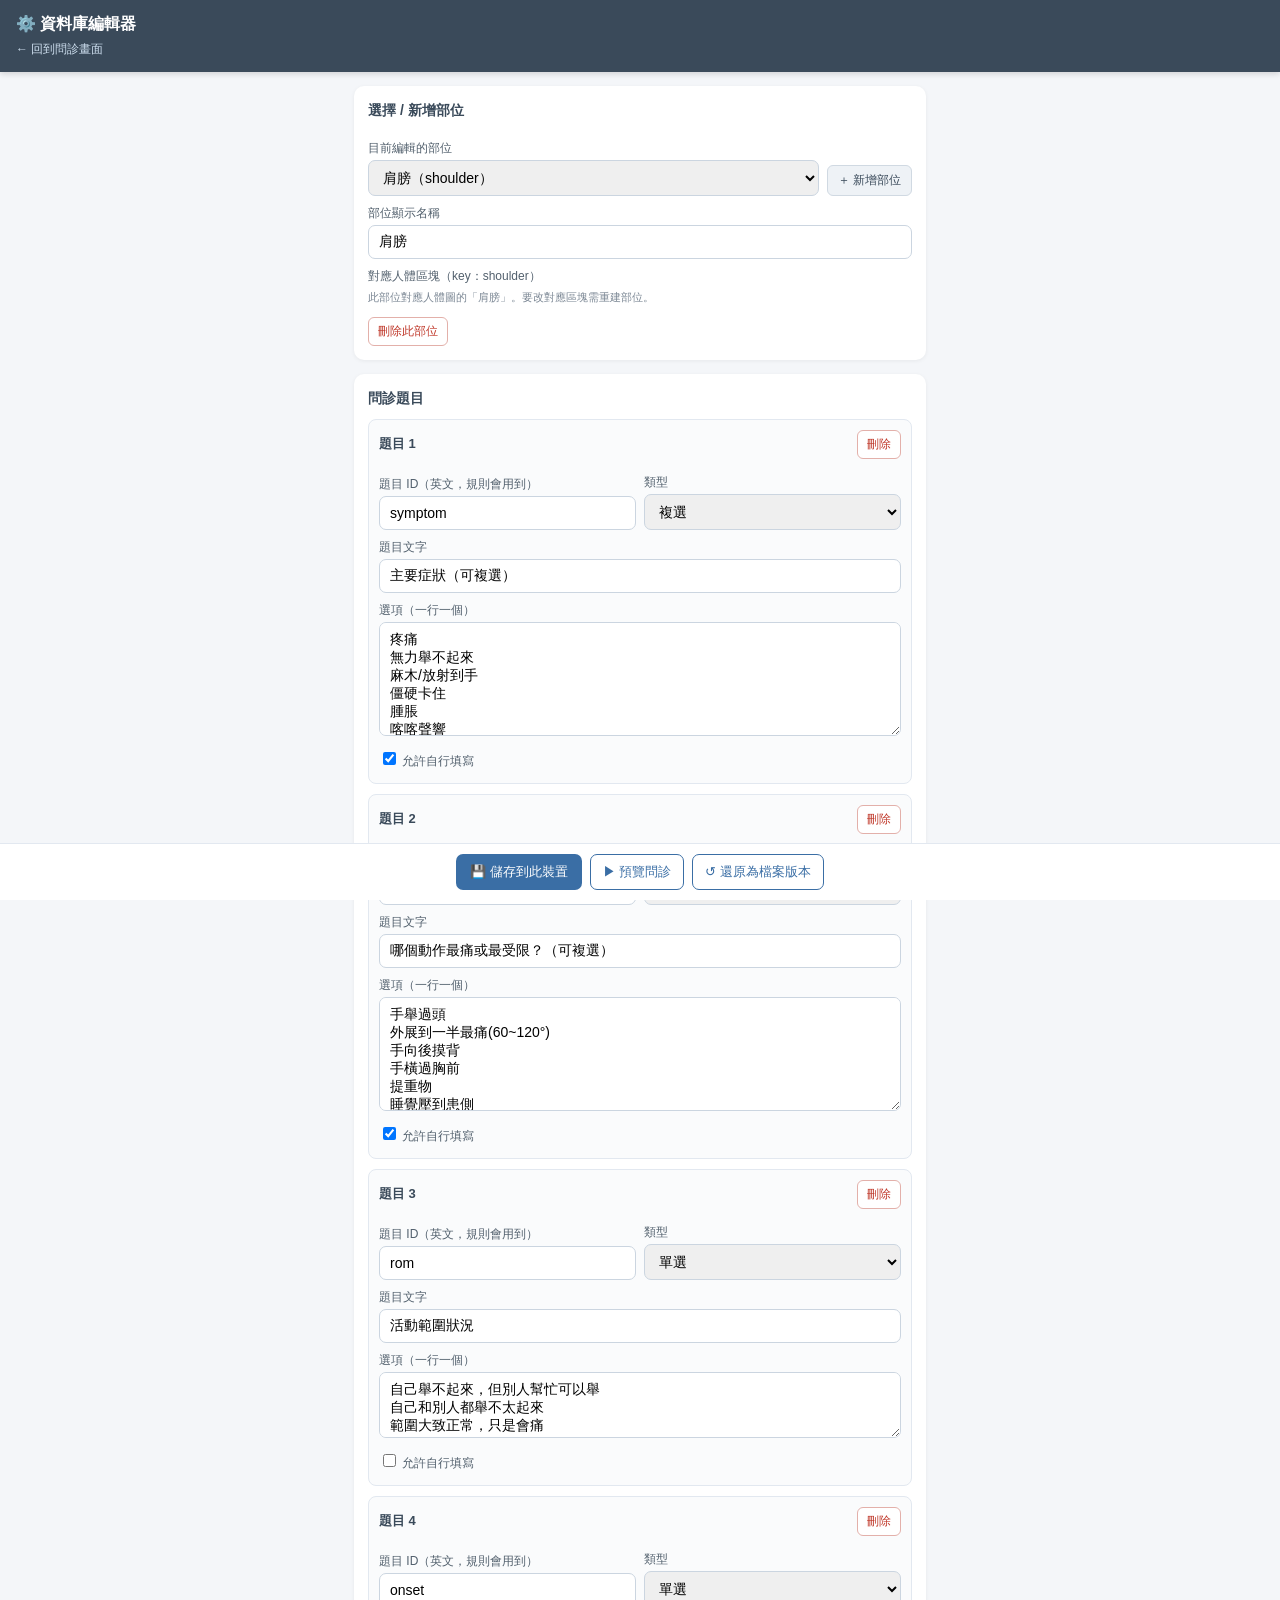
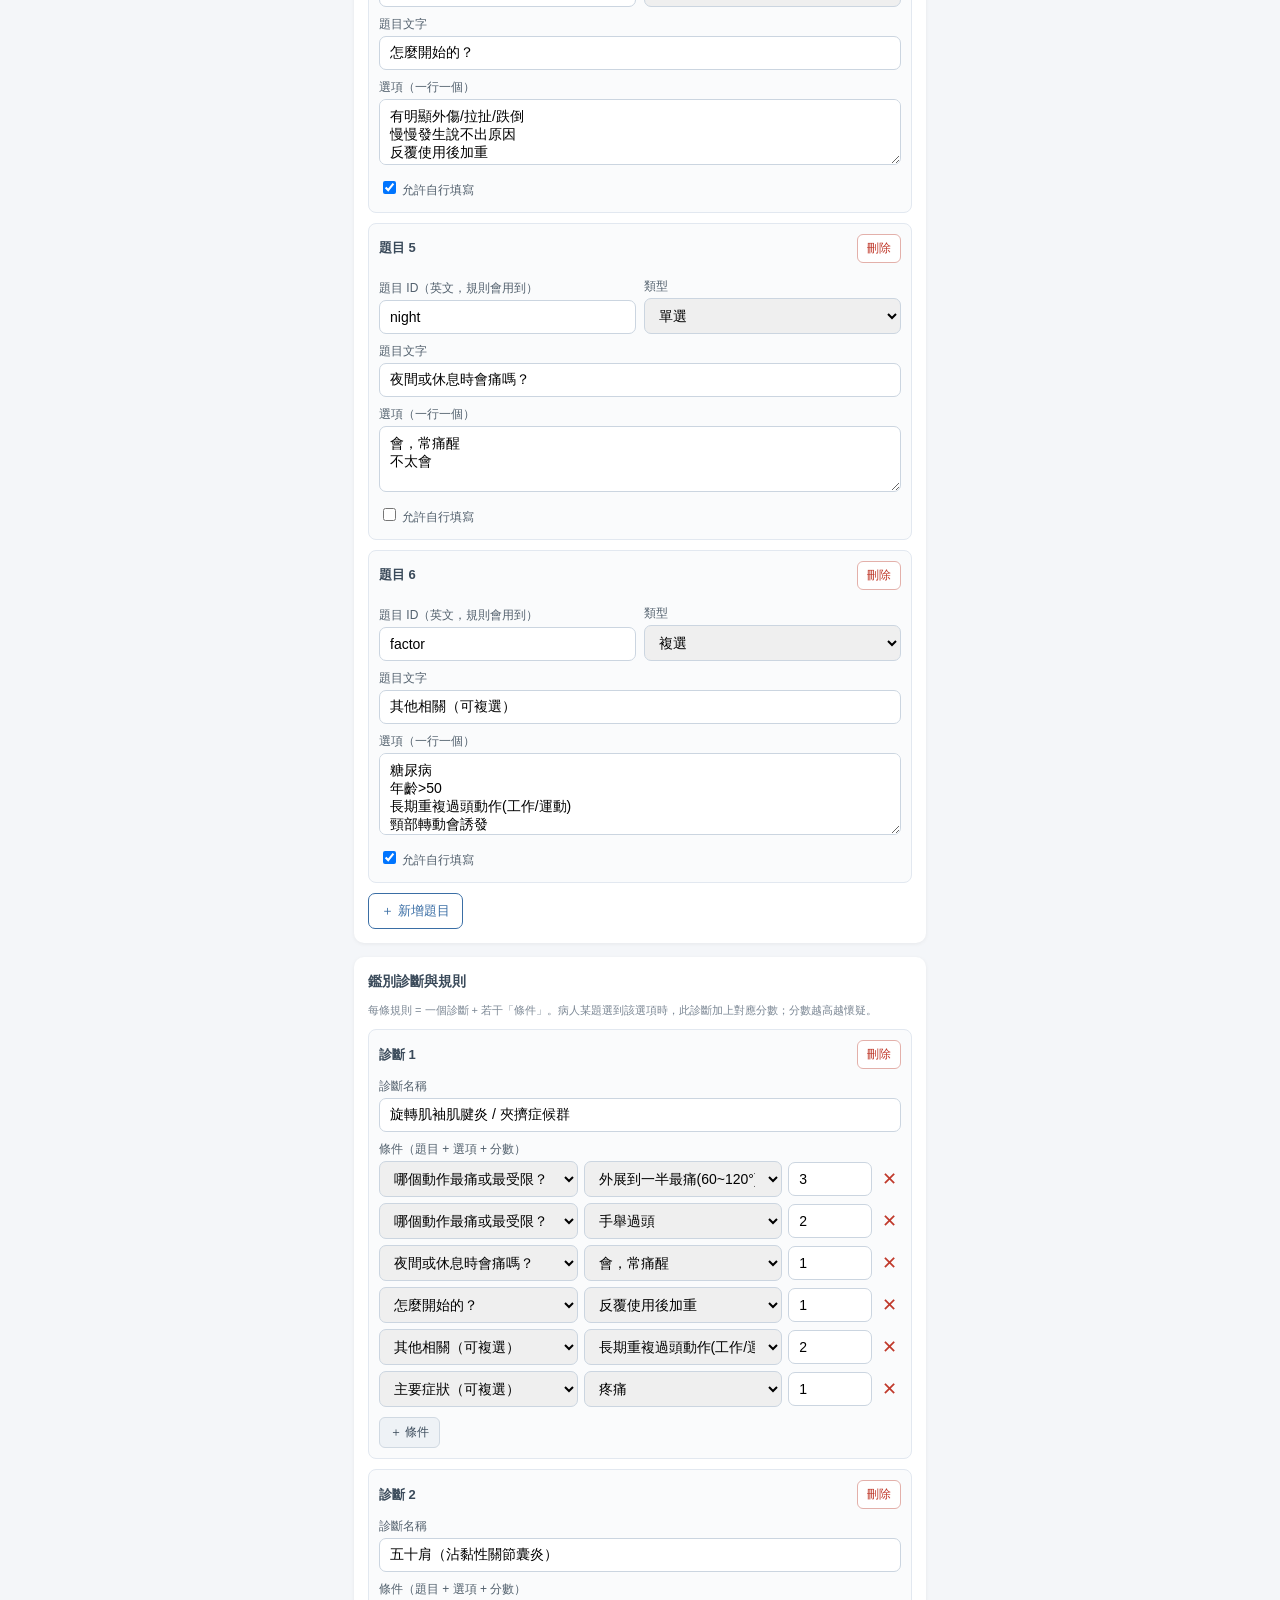
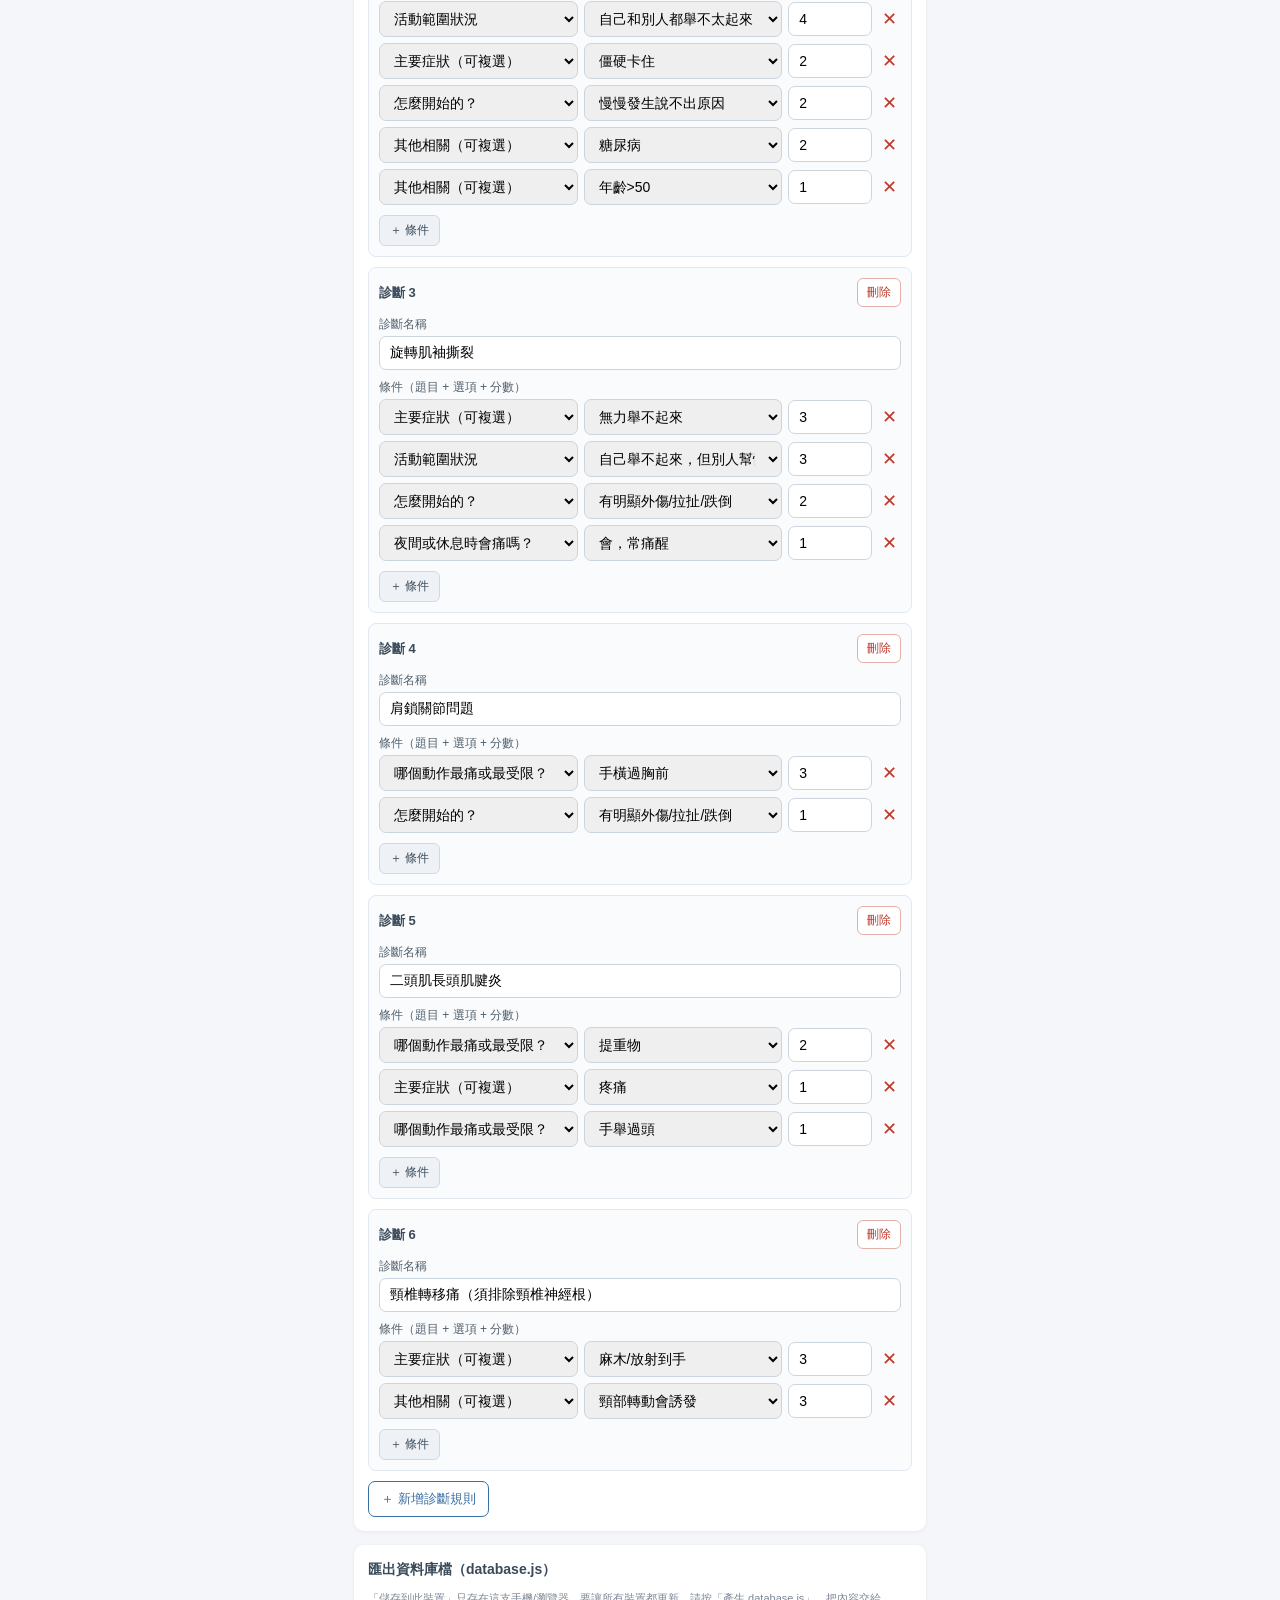
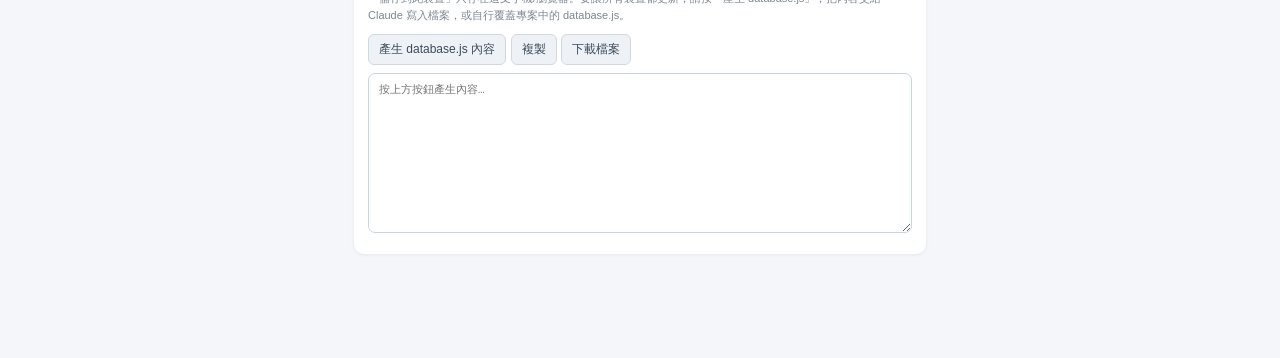
<file: symptom/editor.html>
<!DOCTYPE html>
<html lang="zh-Hant">
<head>
<meta charset="UTF-8">
<meta name="viewport" content="width=device-width, initial-scale=1.0">
<title>資料庫編輯器 · 症狀問診系統</title>
<style>
  * { box-sizing: border-box; -webkit-tap-highlight-color: transparent; }
  body { margin:0; font-family:-apple-system,"PingFang TC","Microsoft JhengHei",sans-serif;
    background:#f4f6f9; color:#1f2933; line-height:1.5; }
  header { background:#3a4a5a; color:#fff; padding:12px 16px; position:sticky; top:0; z-index:10;
    box-shadow:0 2px 6px rgba(0,0,0,.15); }
  header h1 { font-size:16px; margin:0; }
  header a { color:#cfe0f0; font-size:12px; text-decoration:none; }
  .wrap { max-width:600px; margin:0 auto; padding:14px; padding-bottom:90px; }
  .card { background:#fff; border-radius:10px; padding:14px; margin-bottom:14px;
    box-shadow:0 1px 4px rgba(0,0,0,.06); }
  .card h2 { font-size:14px; margin:0 0 10px; color:#3a4a5a; }
  label { font-size:12px; color:#52606d; display:block; margin:8px 0 3px; }
  input, select, textarea { width:100%; padding:8px 10px; border:1px solid #cbd5e0;
    border-radius:7px; font-size:14px; font-family:inherit; }
  textarea { resize:vertical; }
  .row { display:flex; gap:8px; align-items:flex-end; flex-wrap:wrap; }
  .row > div { flex:1; min-width:90px; }
  button { font-family:inherit; cursor:pointer; }
  .btn { background:#3a6ea5; color:#fff; border:none; padding:9px 14px; border-radius:7px; font-size:13px; }
  .btn-ghost { background:#fff; color:#3a6ea5; border:1.5px solid #3a6ea5; padding:8px 12px; border-radius:7px; font-size:13px; }
  .btn-danger { background:#fff; color:#c0392b; border:1px solid #e3b0aa; padding:5px 9px; border-radius:6px; font-size:12px; }
  .btn-sm { background:#eef2f6; color:#3a4a5a; border:1px solid #d0d9e2; padding:6px 10px; border-radius:6px; font-size:12px; }
  .qbox, .rbox { border:1px solid #e2e8f0; border-radius:8px; padding:10px; margin-bottom:10px; background:#fafbfc; }
  .qbox .hd, .rbox .hd { display:flex; justify-content:space-between; align-items:center; margin-bottom:6px; }
  .qbox .hd b, .rbox .hd b { font-size:13px; color:#3a4a5a; }
  .cond { display:flex; gap:6px; align-items:center; margin-bottom:6px; }
  .cond select { flex:2; } .cond input { flex:.7; min-width:54px; }
  .cond .x { color:#c0392b; font-size:18px; padding:0 4px; cursor:pointer; }
  .toolbar { position:fixed; bottom:0; left:0; right:0; background:#fff; border-top:1px solid #e2e8f0;
    padding:10px 14px; display:flex; gap:8px; justify-content:center; flex-wrap:wrap; z-index:20; }
  .hint { font-size:11px; color:#7b8794; margin-top:4px; }
  .toast { position:fixed; bottom:70px; left:50%; transform:translateX(-50%); background:#2d3a47; color:#fff;
    padding:8px 16px; border-radius:20px; font-size:13px; opacity:0; transition:opacity .3s; pointer-events:none; z-index:30; }
  .toast.show { opacity:1; }
  .export-area { width:100%; height:160px; font-family:monospace; font-size:11px; margin-top:8px; }
</style>
</head>
<body>
<header>
  <h1>⚙️ 資料庫編輯器</h1>
  <a href="index.html">← 回到問診畫面</a>
</header>

<div class="wrap">
  <!-- 部位選擇 -->
  <div class="card">
    <h2>選擇 / 新增部位</h2>
    <div class="row">
      <div>
        <label>目前編輯的部位</label>
        <select id="part-select" onchange="selectPart(this.value)"></select>
      </div>
      <button class="btn-sm" onclick="addPart()">＋ 新增部位</button>
    </div>
    <div id="part-meta"></div>
  </div>

  <!-- 問診題目 -->
  <div class="card" id="card-q">
    <h2>問診題目</h2>
    <div id="questions"></div>
    <button class="btn-ghost" onclick="addQuestion()">＋ 新增題目</button>
  </div>

  <!-- 鑑別規則 -->
  <div class="card" id="card-r">
    <h2>鑑別診斷與規則</h2>
    <p class="hint">每條規則 = 一個診斷 + 若干「條件」。病人某題選到該選項時，此診斷加上對應分數；分數越高越懷疑。</p>
    <div id="rules"></div>
    <button class="btn-ghost" onclick="addRule()">＋ 新增診斷規則</button>
  </div>

  <!-- 匯出 -->
  <div class="card">
    <h2>匯出資料庫檔（database.js）</h2>
    <p class="hint">「儲存到此裝置」只存在這支手機/瀏覽器。要讓所有裝置都更新，請按「產生 database.js」，把內容交給 Claude 寫入檔案，或自行覆蓋專案中的 database.js。</p>
    <button class="btn-sm" onclick="genExport()">產生 database.js 內容</button>
    <button class="btn-sm" onclick="copyExport()">複製</button>
    <button class="btn-sm" onclick="downloadExport()">下載檔案</button>
    <textarea id="export" class="export-area" placeholder="按上方按鈕產生內容…" readonly></textarea>
  </div>
</div>

<div class="toolbar">
  <button class="btn" onclick="saveLocal()">💾 儲存到此裝置</button>
  <button class="btn-ghost" onclick="location.href='index.html'">▶ 預覽問診</button>
  <button class="btn-ghost" onclick="resetToFile()">↺ 還原為檔案版本</button>
</div>
<div class="toast" id="toast"></div>

<script src="database.js"></script>
<script>
/* 可用的人體區塊 key（須對應 index.html 的人體圖 data-part，新部位才點得到） */
const BODY_PARTS = {
  head:"頭部", neck:"頸部", trunk:"軀幹/胸腹", shoulder:"肩膀", upperarm:"上臂",
  forearm:"前臂/手", hip:"髖部", thigh:"大腿", knee:"膝蓋", leg:"小腿/腳",
  upperback:"上背", lowback:"下背/腰", buttock:"臀部", calf:"小腿"
};

let db = {};
let cur = null;  // 目前編輯的部位 key

/* ===== 載入：優先用裝置內已存的，否則用檔案 database.js ===== */
function loadDB(){
  let saved = null;
  try { saved = localStorage.getItem('symptomDB'); } catch(e){}
  db = saved ? JSON.parse(saved) : JSON.parse(JSON.stringify(window.SYMPTOM_DB || {}));
  refreshPartSelect();
  const keys = Object.keys(db);
  selectPart(keys.length ? keys[0] : null);
}
function refreshPartSelect(){
  const sel = document.getElementById('part-select');
  sel.innerHTML = '';
  Object.keys(db).forEach(k=>{
    const o = document.createElement('option');
    o.value = k; o.textContent = (db[k].name||k) + '（'+k+'）';
    sel.appendChild(o);
  });
}

/* ===== 部位 ===== */
function selectPart(k){
  cur = k;
  if(k){ document.getElementById('part-select').value = k; }
  renderPartMeta(); renderQuestions(); renderRules();
}
function renderPartMeta(){
  const box = document.getElementById('part-meta');
  if(!cur){ box.innerHTML = '<p class="hint">尚無部位，請按「新增部位」。</p>'; return; }
  box.innerHTML =
    '<label>部位顯示名稱</label>'+
    '<input value="'+esc(db[cur].name||'')+'" onchange="db[cur].name=this.value;refreshPartSelect();document.getElementById(\'part-select\').value=cur;">'+
    '<label>對應人體區塊（key：'+cur+'）</label>'+
    '<p class="hint">此部位對應人體圖的「'+(BODY_PARTS[cur]||cur)+'」。要改對應區塊需重建部位。</p>'+
    '<button class="btn-danger" onclick="delPart()">刪除此部位</button>';
}
function addPart(){
  const used = Object.keys(db);
  const avail = Object.keys(BODY_PARTS).filter(k=>!used.includes(k));
  if(!avail.length){ toast('所有人體區塊都已建立'); return; }
  const list = avail.map(k=>k+'＝'+BODY_PARTS[k]).join('\n');
  const pick = prompt('輸入要新增的人體區塊 key：\n\n可用：\n'+list);
  if(!pick) return;
  const key = pick.trim();
  if(!BODY_PARTS[key]){ toast('key 不在可用清單內'); return; }
  if(db[key]){ toast('該部位已存在'); return; }
  db[key] = { name: BODY_PARTS[key], questions: [], rules: [] };
  refreshPartSelect(); selectPart(key); toast('已新增：'+BODY_PARTS[key]);
}
function delPart(){
  if(!cur) return;
  if(!confirm('確定刪除部位「'+(db[cur].name||cur)+'」及其所有題目與規則？')) return;
  delete db[cur]; refreshPartSelect();
  selectPart(Object.keys(db)[0]||null);
}

/* ===== 題目 ===== */
function renderQuestions(){
  const box = document.getElementById('questions');
  box.innerHTML = '';
  if(!cur){ return; }
  db[cur].questions.forEach((q,i)=>{
    const d = document.createElement('div'); d.className='qbox';
    d.innerHTML =
      '<div class="hd"><b>題目 '+(i+1)+'</b><button class="btn-danger" onclick="delQuestion('+i+')">刪除</button></div>'+
      '<div class="row">'+
        '<div><label>題目 ID（英文，規則會用到）</label><input value="'+esc(q.id)+'" onchange="setQ('+i+',\'id\',this.value)"></div>'+
        '<div><label>類型</label><select onchange="setQ('+i+',\'type\',this.value)">'+
          '<option value="single"'+(q.type==='single'?' selected':'')+'>單選</option>'+
          '<option value="multi"'+(q.type==='multi'?' selected':'')+'>複選</option></select></div>'+
      '</div>'+
      '<label>題目文字</label><input value="'+esc(q.title)+'" onchange="setQ('+i+',\'title\',this.value)">'+
      '<label>選項（一行一個）</label><textarea rows="'+Math.max(3,q.opts.length)+'" onchange="setQ('+i+',\'opts\',this.value)">'+esc(q.opts.join('\n'))+'</textarea>'+
      '<label style="display:inline-block;margin-top:6px;"><input type="checkbox" style="width:auto;" '+(q.free?'checked':'')+' onchange="setQ('+i+',\'free\',this.checked)"> 允許自行填寫</label>';
    box.appendChild(d);
  });
}
function setQ(i,field,val){
  const q = db[cur].questions[i];
  if(field==='opts'){ q.opts = val.split('\n').map(s=>s.trim()).filter(Boolean); renderQuestions(); renderRules(); }
  else { q[field]=val; if(field==='id'||field==='type') renderRules(); }
}
function addQuestion(){
  if(!cur){ toast('請先選擇或新增部位'); return; }
  db[cur].questions.push({ id:'q'+(db[cur].questions.length+1), title:'新題目', type:'single', free:false, opts:['選項一','選項二'] });
  renderQuestions();
}
function delQuestion(i){ db[cur].questions.splice(i,1); renderQuestions(); renderRules(); }

/* ===== 規則 ===== */
function renderRules(){
  const box = document.getElementById('rules');
  box.innerHTML = '';
  if(!cur){ return; }
  db[cur].rules.forEach((r,ri)=>{
    const d = document.createElement('div'); d.className='rbox';
    let html = '<div class="hd"><b>診斷 '+(ri+1)+'</b><button class="btn-danger" onclick="delRule('+ri+')">刪除</button></div>'+
      '<label>診斷名稱</label><input value="'+esc(r.dx)+'" onchange="db[cur].rules['+ri+'].dx=this.value">'+
      '<label>條件（題目 + 選項 + 分數）</label>';
    r.feats.forEach((f,fi)=>{ html += condRow(ri,fi,f); });
    html += '<button class="btn-sm" style="margin-top:4px;" onclick="addCond('+ri+')">＋ 條件</button>';
    d.innerHTML = html;
    box.appendChild(d);
  });
}
function condRow(ri,fi,f){
  const qs = db[cur].questions;
  let qOpts = qs.map(q=>'<option value="'+esc(q.id)+'"'+(q.id===f[0]?' selected':'')+'>'+esc(q.title||q.id)+'</option>').join('');
  const q = qs.find(x=>x.id===f[0]);
  let oOpts = (q?q.opts:[]).map(o=>'<option value="'+esc(o)+'"'+(o===f[1]?' selected':'')+'>'+esc(o)+'</option>').join('');
  return '<div class="cond">'+
    '<select onchange="setCond('+ri+','+fi+',0,this.value)">'+qOpts+'</select>'+
    '<select onchange="setCond('+ri+','+fi+',1,this.value)">'+oOpts+'</select>'+
    '<input type="number" min="1" value="'+(f[2]||1)+'" onchange="setCond('+ri+','+fi+',2,this.value)">'+
    '<span class="x" onclick="delCond('+ri+','+fi+')">✕</span></div>';
}
function setCond(ri,fi,idx,val){
  if(idx===2) val = parseInt(val)||1;
  db[cur].rules[ri].feats[fi][idx] = val;
  if(idx===0){ // 換題目→選項清單要重整
    const q = db[cur].questions.find(x=>x.id===val);
    db[cur].rules[ri].feats[fi][1] = q && q.opts[0] ? q.opts[0] : '';
    renderRules();
  }
}
function addCond(ri){
  const q0 = db[cur].questions[0];
  db[cur].rules[ri].feats.push([ q0?q0.id:'', q0&&q0.opts[0]?q0.opts[0]:'', 1 ]);
  renderRules();
}
function delCond(ri,fi){ db[cur].rules[ri].feats.splice(fi,1); renderRules(); }
function addRule(){
  if(!cur){ toast('請先選擇或新增部位'); return; }
  db[cur].rules.push({ dx:'新診斷', feats:[] });
  renderRules();
}
function delRule(ri){ db[cur].rules.splice(ri,1); renderRules(); }

/* ===== 儲存 / 匯出 ===== */
function saveLocal(){
  try { localStorage.setItem('symptomDB', JSON.stringify(db)); toast('已儲存到此裝置'); }
  catch(e){ toast('儲存失敗：'+e.message); }
}
function resetToFile(){
  if(!confirm('放棄此裝置的修改，還原成 database.js 檔案版本？')) return;
  try { localStorage.removeItem('symptomDB'); } catch(e){}
  loadDB(); toast('已還原為檔案版本');
}
function buildFileText(){
  return '/* 症狀問診資料庫（由 editor.html 產生，'+new Date().toLocaleString('zh-TW')+'） */\n'+
    'window.SYMPTOM_DB = '+JSON.stringify(db,null,2)+';\n';
}
function genExport(){ document.getElementById('export').value = buildFileText(); toast('已產生，可複製或下載'); }
function copyExport(){
  genExport();
  const t=document.getElementById('export'); t.removeAttribute('readonly'); t.select();
  try{ document.execCommand('copy'); toast('已複製'); }catch(e){ navigator.clipboard&&navigator.clipboard.writeText(t.value); }
  t.setAttribute('readonly','');
}
function downloadExport(){
  const blob = new Blob([buildFileText()],{type:'text/javascript'});
  const a = document.createElement('a');
  a.href = URL.createObjectURL(blob); a.download = 'database.js'; a.click();
  toast('已下載 database.js');
}

/* ===== 小工具 ===== */
function esc(s){ return String(s==null?'':s).replace(/&/g,'&amp;').replace(/</g,'&lt;').replace(/>/g,'&gt;').replace(/"/g,'&quot;'); }
let toastT;
function toast(m){ const t=document.getElementById('toast'); t.textContent=m; t.classList.add('show');
  clearTimeout(toastT); toastT=setTimeout(()=>t.classList.remove('show'),1800); }

loadDB();
</script>
</body>
</html>
</file>
